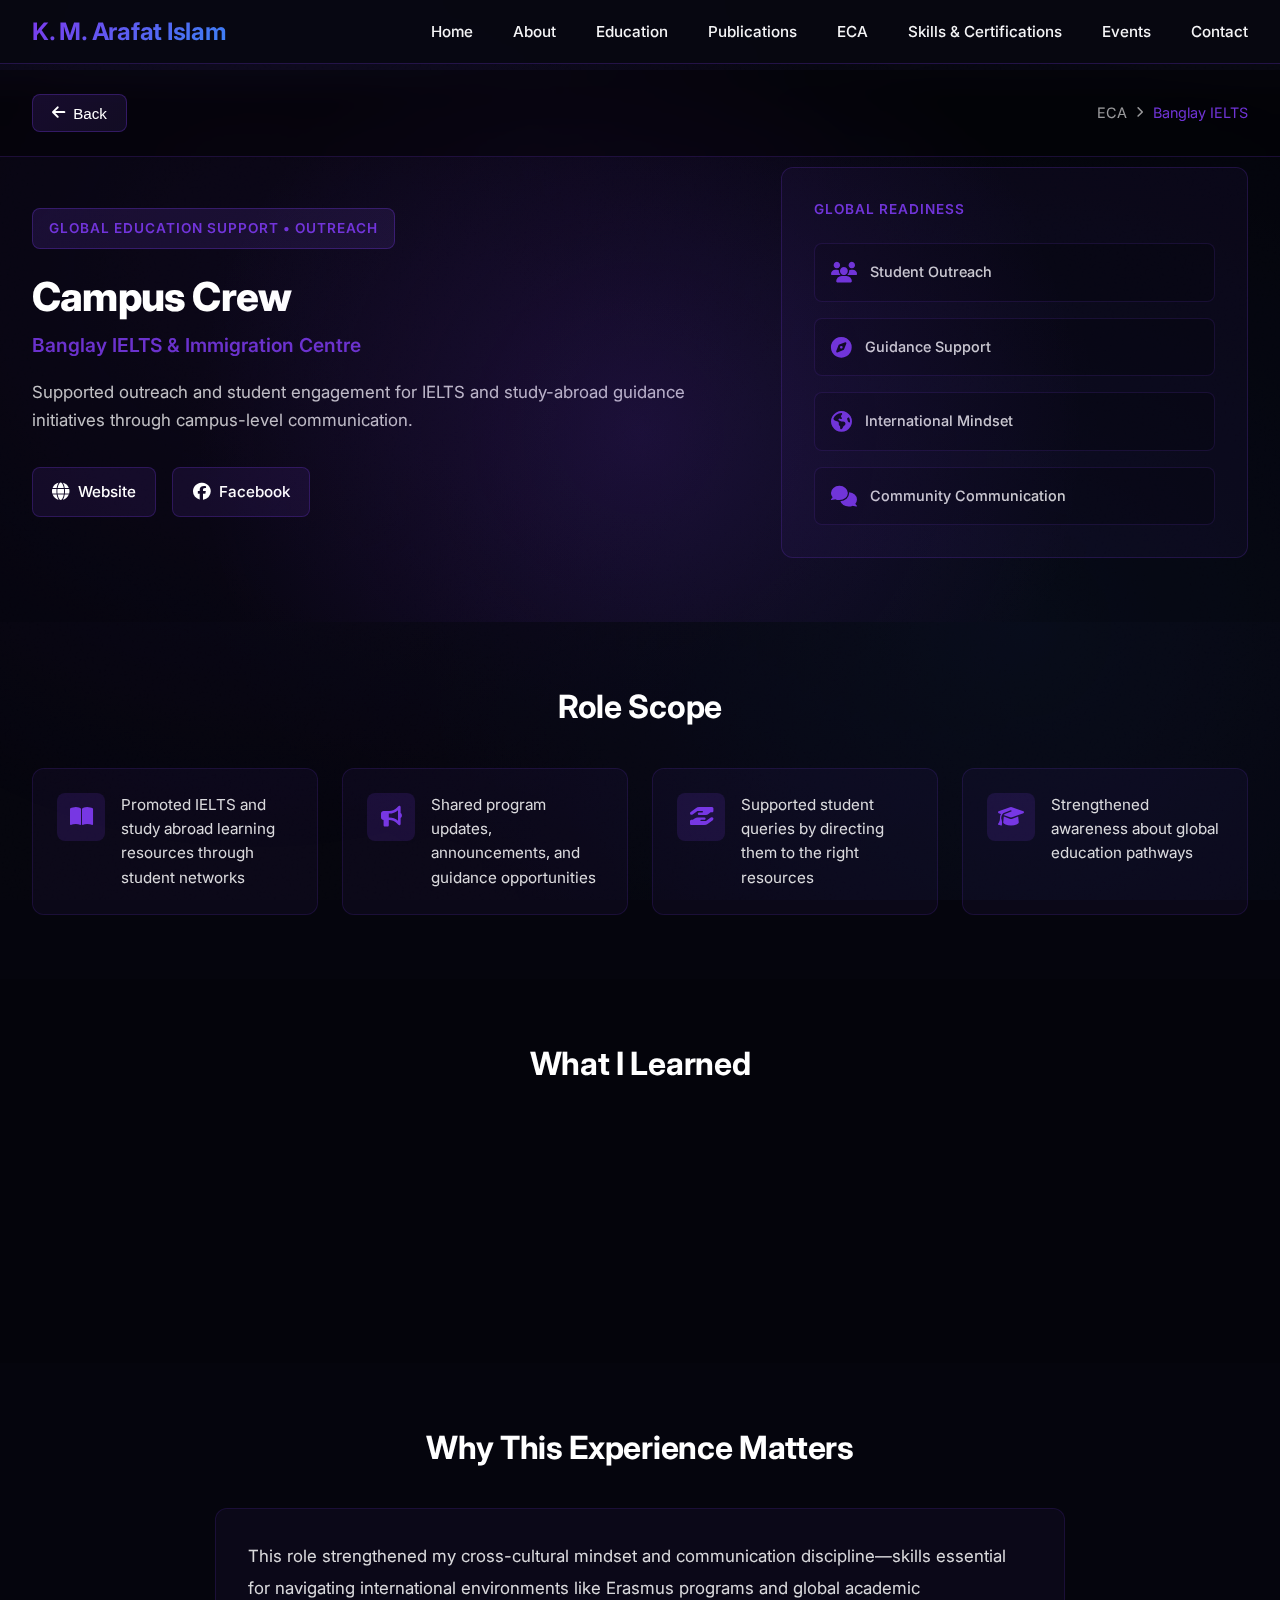
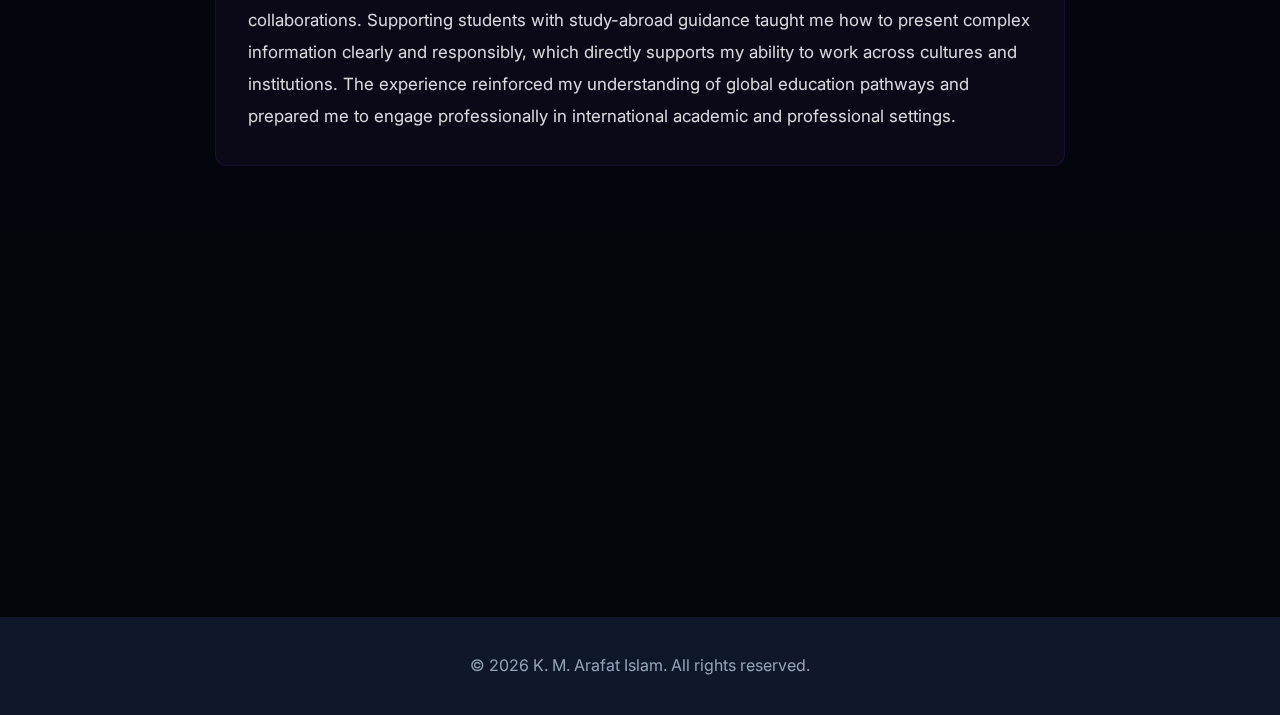
<file: banglay-ielts.html>
<!DOCTYPE html>
<html lang="en">
<head>
    <meta charset="UTF-8">
    <meta name="viewport" content="width=device-width, initial-scale=1.0">
    <meta name="description" content="Campus Crew - Banglay IELTS & Immigration Centre - K M Arafat Islam">
    <title>Banglay IELTS Campus Crew | K M Arafat Islam</title>
    <link rel="stylesheet" href="styles.css">
    <link rel="stylesheet" href="https://cdnjs.cloudflare.com/ajax/libs/font-awesome/6.4.0/css/all.min.css">
    <link rel="preconnect" href="https://fonts.googleapis.com">
    <link rel="preconnect" href="https://fonts.gstatic.com" crossorigin>
    <link href="https://fonts.googleapis.com/css2?family=Inter:wght@400;500;600;700;800&display=swap" rel="stylesheet">
</head>
<body>
    <!-- Navigation -->
    <nav class="navbar">
        <div class="container">
            <div class="logo">
                <h2>K. M. Arafat Islam</h2>
            </div>
            <ul class="nav-menu">
                <li><a href="/#home" class="nav-link">Home</a></li>
                <li><a href="/#about" class="nav-link">About</a></li>
                <li><a href="/#education" class="nav-link">Education</a></li>
                <li><a href="/#publications" class="nav-link">Publications</a></li>
                <li><a href="/#eca" class="nav-link">ECA</a></li>
                <li><a href="/#skills" class="nav-link">Skills & Certifications</a></li>
                <li><a href="/#events" class="nav-link">Events</a></li>
                <li><a href="/#contact" class="nav-link">Contact</a></li>
            </ul>
            <div class="hamburger">
                <span class="bar"></span>
                <span class="bar"></span>
                <span class="bar"></span>
            </div>
        </div>
    </nav>

    <!-- Back Button & Breadcrumb -->
    <div class="banglay-back-container">
        <div class="container">
            <button class="banglay-back-btn" onclick="handleBanglayBackNavigation()">
                <i class="fas fa-arrow-left"></i>
                Back
            </button>
            <div class="banglay-breadcrumb">
                <span>ECA</span>
                <i class="fas fa-chevron-right"></i>
                <span>Banglay IELTS</span>
            </div>
        </div>
    </div>

    <!-- Hero Section -->
    <section class="banglay-hero">
        <div class="banglay-hero-glow"></div>
        <div class="container">
            <div class="banglay-hero-grid">
                <div class="banglay-hero-left">
                    <div class="banglay-badge">
                        Global Education Support • Outreach
                    </div>
                    <h1 class="banglay-hero-title">Campus Crew</h1>
                    <p class="banglay-hero-org">Banglay IELTS & Immigration Centre</p>
                    <p class="banglay-hero-subtitle">
                        Supported outreach and student engagement for IELTS and study-abroad guidance initiatives through campus-level communication.
                    </p>
                    
                    <div class="banglay-social-links">
                        <a href="https://banglayielts.com/" target="_blank" rel="noopener noreferrer" class="banglay-social-link">
                            <i class="fas fa-globe"></i>
                            <span>Website</span>
                        </a>
                        <a href="https://www.facebook.com/BanglayIELTS" target="_blank" rel="noopener noreferrer" class="banglay-social-link">
                            <i class="fab fa-facebook"></i>
                            <span>Facebook</span>
                        </a>
                    </div>
                </div>

                <div class="banglay-hero-right">
                    <div class="banglay-global-panel">
                        <h3 class="banglay-panel-title">Global Readiness</h3>
                        <div class="banglay-readiness-grid">
                            <div class="banglay-readiness-card">
                                <i class="fas fa-users"></i>
                                <span>Student Outreach</span>
                            </div>
                            <div class="banglay-readiness-card">
                                <i class="fas fa-compass"></i>
                                <span>Guidance Support</span>
                            </div>
                            <div class="banglay-readiness-card">
                                <i class="fas fa-globe-americas"></i>
                                <span>International Mindset</span>
                            </div>
                            <div class="banglay-readiness-card">
                                <i class="fas fa-comments"></i>
                                <span>Community Communication</span>
                            </div>
                        </div>
                    </div>
                </div>
            </div>
        </div>
    </section>

    <!-- Role Scope Section -->
    <section class="banglay-scope">
        <div class="container">
            <h2 class="banglay-section-title">Role Scope</h2>
            <div class="banglay-scope-grid">
                <div class="banglay-scope-item">
                    <div class="banglay-scope-icon">
                        <i class="fas fa-book-open"></i>
                    </div>
                    <p>Promoted IELTS and study abroad learning resources through student networks</p>
                </div>
                <div class="banglay-scope-item">
                    <div class="banglay-scope-icon">
                        <i class="fas fa-bullhorn"></i>
                    </div>
                    <p>Shared program updates, announcements, and guidance opportunities</p>
                </div>
                <div class="banglay-scope-item">
                    <div class="banglay-scope-icon">
                        <i class="fas fa-hand-holding-hand"></i>
                    </div>
                    <p>Supported student queries by directing them to the right resources</p>
                </div>
                <div class="banglay-scope-item">
                    <div class="banglay-scope-icon">
                        <i class="fas fa-graduation-cap"></i>
                    </div>
                    <p>Strengthened awareness about global education pathways</p>
                </div>
            </div>
        </div>
    </section>

    <!-- What I Learned Section -->
    <section class="banglay-learned">
        <div class="container">
            <h2 class="banglay-section-title">What I Learned</h2>
            <div class="banglay-learned-grid">
                <div class="banglay-learned-card">
                    <div class="banglay-learned-icon">
                        <i class="fas fa-comment-dots"></i>
                    </div>
                    <h3>Communication Clarity</h3>
                </div>
                <div class="banglay-learned-card">
                    <div class="banglay-learned-icon">
                        <i class="fas fa-shield-halved"></i>
                    </div>
                    <h3>Responsible Information Sharing</h3>
                </div>
                <div class="banglay-learned-card">
                    <div class="banglay-learned-icon">
                        <i class="fas fa-people-group"></i>
                    </div>
                    <h3>Community Engagement</h3>
                </div>
                <div class="banglay-learned-card">
                    <div class="banglay-learned-icon">
                        <i class="fas fa-earth-americas"></i>
                    </div>
                    <h3>Global Education Awareness</h3>
                </div>
            </div>
        </div>
    </section>

    <!-- Why This Matters Section -->
    <section class="banglay-matters">
        <div class="container">
            <h2 class="banglay-section-title">Why This Experience Matters</h2>
            <div class="banglay-matters-content">
                <p>This role strengthened my cross-cultural mindset and communication discipline—skills essential for navigating international environments like Erasmus programs and global academic collaborations. Supporting students with study-abroad guidance taught me how to present complex information clearly and responsibly, which directly supports my ability to work across cultures and institutions. The experience reinforced my understanding of global education pathways and prepared me to engage professionally in international academic and professional settings.</p>
            </div>
        </div>
    </section>

    <!-- Bottom CTA Section -->
    <section class="banglay-cta">
        <div class="container">
            <div class="banglay-cta-card">
                <h2>Interested in global education and communication-focused work?</h2>
                <div class="banglay-cta-buttons">
                    <a href="/#contact" class="banglay-cta-btn banglay-cta-primary">
                        <i class="fas fa-envelope"></i>
                        Contact Me
                    </a>
                    <a href="/#eca" class="banglay-cta-btn banglay-cta-secondary">
                        <i class="fas fa-arrow-left"></i>
                        Back to ECA
                    </a>
                </div>
            </div>
        </div>
    </section>

    <!-- Footer -->
    <footer class="footer">
        <div class="container">
            <p>&copy; <span id="banglay-year"></span> K. M. Arafat Islam. All rights reserved.</p>
        </div>
    </footer>

    <script src="banglay-ielts.js"></script>
    <script>
        document.getElementById('banglay-year').textContent = new Date().getFullYear();
    </script>
</body>
</html>
</file>
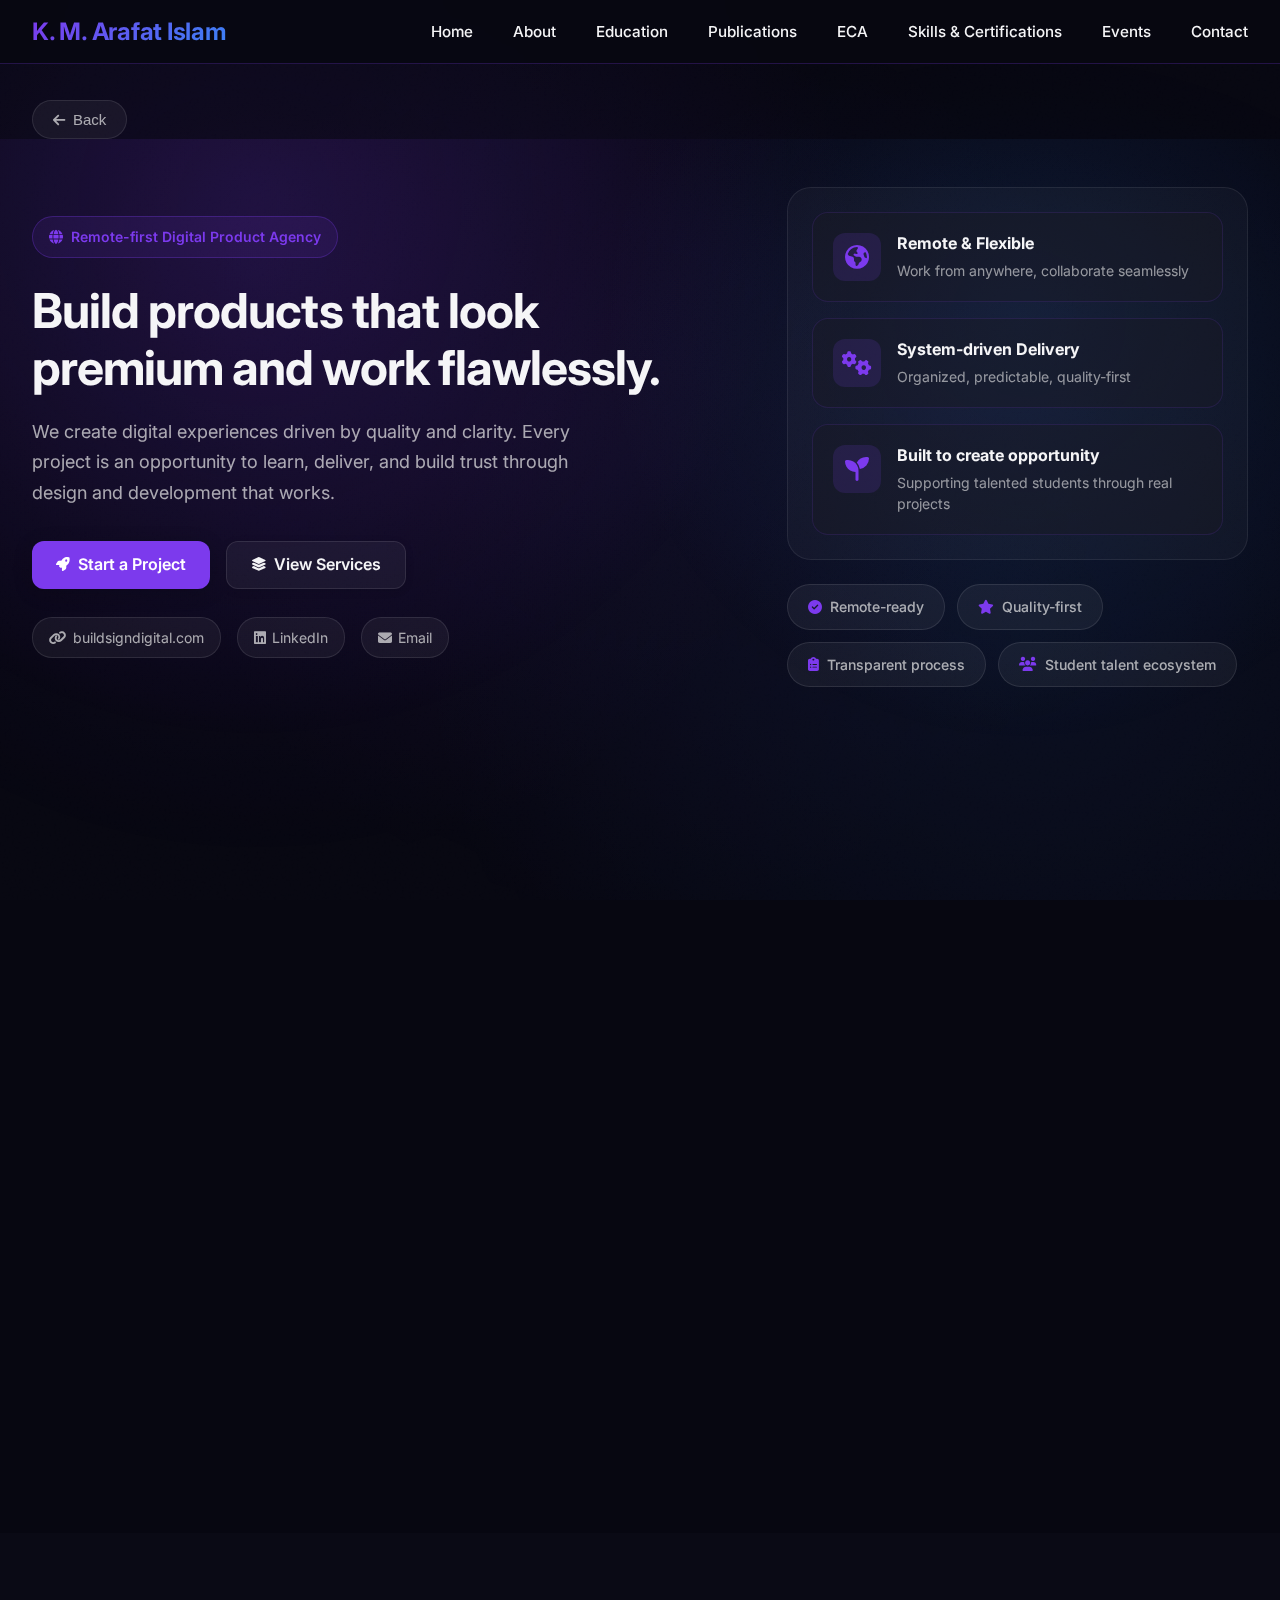
<file: buildsign.html>
<!DOCTYPE html>
<html lang="en">
<head>
    <meta charset="UTF-8">
    <meta name="viewport" content="width=device-width, initial-scale=1.0">
    <title>BuildSign — Digital Product Agency</title>
    <link rel="icon" type="image/png" href="assets/favicon.png">
    <link rel="stylesheet" href="styles.css">
    <link rel="stylesheet" href="https://cdnjs.cloudflare.com/ajax/libs/font-awesome/6.4.0/css/all.min.css">
    <link rel="preconnect" href="https://fonts.googleapis.com">
    <link rel="preconnect" href="https://fonts.gstatic.com" crossorigin>
    <link href="https://fonts.googleapis.com/css2?family=Inter:wght@300;400;500;600;700;800&display=swap" rel="stylesheet">
</head>
<body class="buildsign-page">
    <!-- Navigation -->
    <nav class="navbar">
        <div class="container">
            <div class="logo">
                <h2>K. M. Arafat Islam</h2>
            </div>
            <ul class="nav-menu">
                <li><a href="index.html#home" class="nav-link">Home</a></li>
                <li><a href="index.html#about" class="nav-link">About</a></li>
                <li><a href="index.html#education" class="nav-link">Education</a></li>
                <li><a href="index.html#publications" class="nav-link">Publications</a></li>
                <li><a href="index.html#eca" class="nav-link">ECA</a></li>
                <li><a href="index.html#skills" class="nav-link">Skills & Certifications</a></li>
                <li><a href="index.html#events" class="nav-link">Events</a></li>
                <li><a href="index.html#contact" class="nav-link">Contact</a></li>
            </ul>
            <div class="hamburger">
                <span class="bar"></span>
                <span class="bar"></span>
                <span class="bar"></span>
            </div>
        </div>
    </nav>

    <!-- Back Button -->
    <div class="buildsign-back-container">
        <div class="container">
            <button class="buildsign-back-btn" onclick="handleBackNavigation()">
                <i class="fas fa-arrow-left"></i>
                <span>Back</span>
            </button>
        </div>
    </div>

    <!-- Hero Section -->
    <section id="bs-hero" class="buildsign-hero">
        <div class="buildsign-hero-bg"></div>
        <div class="container">
            <div class="buildsign-hero-grid">
                <div class="buildsign-hero-left reveal">
                    <div class="buildsign-badge">
                        <i class="fas fa-globe"></i>
                        <span>Remote-first Digital Product Agency</span>
                    </div>
                    <h1 class="buildsign-hero-title">Build products that look premium and work flawlessly.</h1>
                    <p class="buildsign-hero-subtitle">We create digital experiences driven by quality and clarity. Every project is an opportunity to learn, deliver, and build trust through design and development that works.</p>
                    <div class="buildsign-hero-ctas">
                        <a href="#bs-contact" class="btn-primary-gradient btn-buildsign-primary">
                            <i class="fas fa-rocket"></i> Start a Project
                        </a>
                        <a href="#bs-services" class="btn-outline btn-buildsign-secondary">
                            <i class="fas fa-layer-group"></i> View Services
                        </a>
                    </div>
                    <div class="buildsign-hero-links">
                        <a href="https://buildsigndigital.com" target="_blank" rel="noopener" class="buildsign-link">
                            <i class="fas fa-link"></i> buildsigndigital.com
                        </a>
                        <a href="https://www.linkedin.com/company/buildsign/" target="_blank" rel="noopener" class="buildsign-link">
                            <i class="fab fa-linkedin"></i> LinkedIn
                        </a>
                        <a href="mailto:buildsign.contact@gmail.com" class="buildsign-link">
                            <i class="fas fa-envelope"></i> Email
                        </a>
                    </div>
                </div>
                <div class="buildsign-hero-right reveal">
                    <div class="buildsign-stat-cluster">
                        <div class="buildsign-stat-card reveal-stagger">
                            <div class="stat-card-icon">
                                <i class="fas fa-globe-americas"></i>
                            </div>
                            <div class="stat-card-content">
                                <h3>Remote & Flexible</h3>
                                <p>Work from anywhere, collaborate seamlessly</p>
                            </div>
                        </div>
                        <div class="buildsign-stat-card reveal-stagger">
                            <div class="stat-card-icon">
                                <i class="fas fa-cogs"></i>
                            </div>
                            <div class="stat-card-content">
                                <h3>System-driven Delivery</h3>
                                <p>Organized, predictable, quality-first</p>
                            </div>
                        </div>
                        <div class="buildsign-stat-card reveal-stagger">
                            <div class="stat-card-icon">
                                <i class="fas fa-seedling"></i>
                            </div>
                            <div class="stat-card-content">
                                <h3>Built to create opportunity</h3>
                                <p>Supporting talented students through real projects</p>
                            </div>
                        </div>
                    </div>
                    <div class="buildsign-trust-pills reveal">
                        <span class="trust-pill"><i class="fas fa-check-circle"></i> Remote-ready</span>
                        <span class="trust-pill"><i class="fas fa-star"></i> Quality-first</span>
                        <span class="trust-pill"><i class="fas fa-clipboard-list"></i> Transparent process</span>
                        <span class="trust-pill"><i class="fas fa-users"></i> Student talent ecosystem</span>
                    </div>
                </div>
            </div>
        </div>
    </section>

    <!-- Services -->
    <section id="bs-services" class="buildsign-services">
        <div class="container">
            <div class="buildsign-section-header reveal">
                <h2>Services</h2>
            </div>
            <div class="buildsign-services-grid" id="servicesGrid"></div>
        </div>
    </section>

    <!-- Process -->
    <section id="bs-process" class="buildsign-process">
        <div class="container">
            <div class="buildsign-section-header reveal">
                <h2>How we work</h2>
            </div>
            <div class="buildsign-process-grid" id="processGrid"></div>
        </div>
    </section>

    <!-- Why Us -->
    <section id="bs-why" class="buildsign-why">
        <div class="container">
            <div class="buildsign-section-header reveal">
                <h2>Why clients choose BuildSign</h2>
            </div>
            <div class="buildsign-why-grid" id="whyGrid"></div>
        </div>
    </section>

    <!-- FAQ -->
    <section id="bs-faq" class="buildsign-faq">
        <div class="container">
            <div class="buildsign-section-header reveal">
                <h2>Frequently Asked Questions</h2>
            </div>
            <div class="buildsign-faq-grid" id="faqGrid"></div>
        </div>
    </section>

    <!-- Contact/CTA -->
    <section id="bs-contact" class="buildsign-contact">
        <div class="container">
            <div class="buildsign-cta-card reveal">
                <h2>Ready to build something premium?</h2>
                <p>Tell us what you need—design, development, or a full product team.</p>
                <div class="buildsign-cta-buttons">
                    <a href="mailto:buildsign.contact@gmail.com?subject=Project%20Inquiry%20%E2%80%94%20BuildSign" class="btn-primary-gradient">
                        <i class="fas fa-envelope"></i> Email BuildSign
                    </a>
                    <a href="https://www.linkedin.com/company/buildsign/" target="_blank" rel="noopener" class="btn-outline">
                        <i class="fab fa-linkedin"></i> Message on LinkedIn
                    </a>
                </div>
                <p class="buildsign-website-link">
                    <i class="fas fa-link"></i> 
                    <a href="https://buildsigndigital.com" target="_blank" rel="noopener">buildsigndigital.com</a>
                </p>
            </div>
        </div>
    </section>

    <!-- Service Details Modal -->
    <div class="buildsign-modal" id="serviceModal">
        <div class="buildsign-modal-overlay"></div>
        <div class="buildsign-modal-content">
            <button class="buildsign-modal-close" onclick="closeServiceModal()">
                <i class="fas fa-times"></i>
            </button>
            <div id="serviceModalContent"></div>
        </div>
    </div>

    <script src="script.js"></script>
    <script src="buildsign.js"></script>
</body>
</html>
</file>
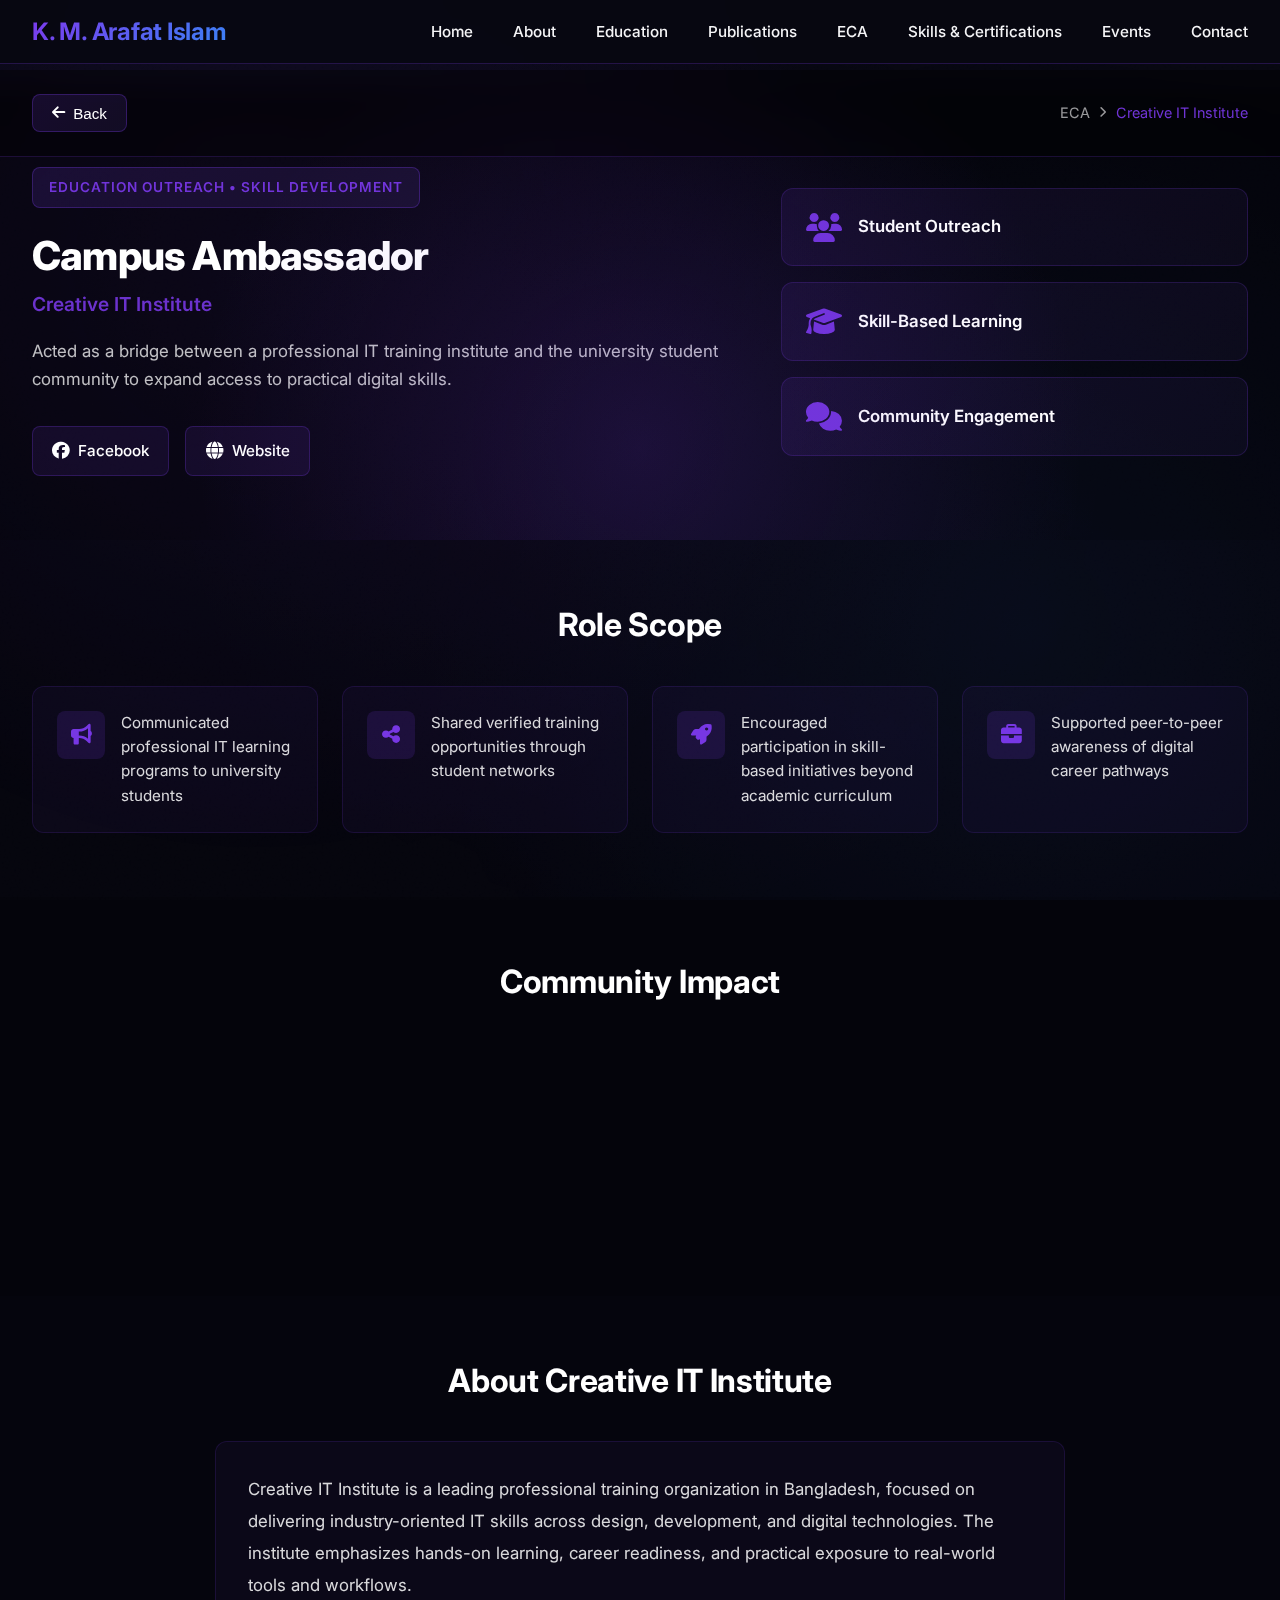
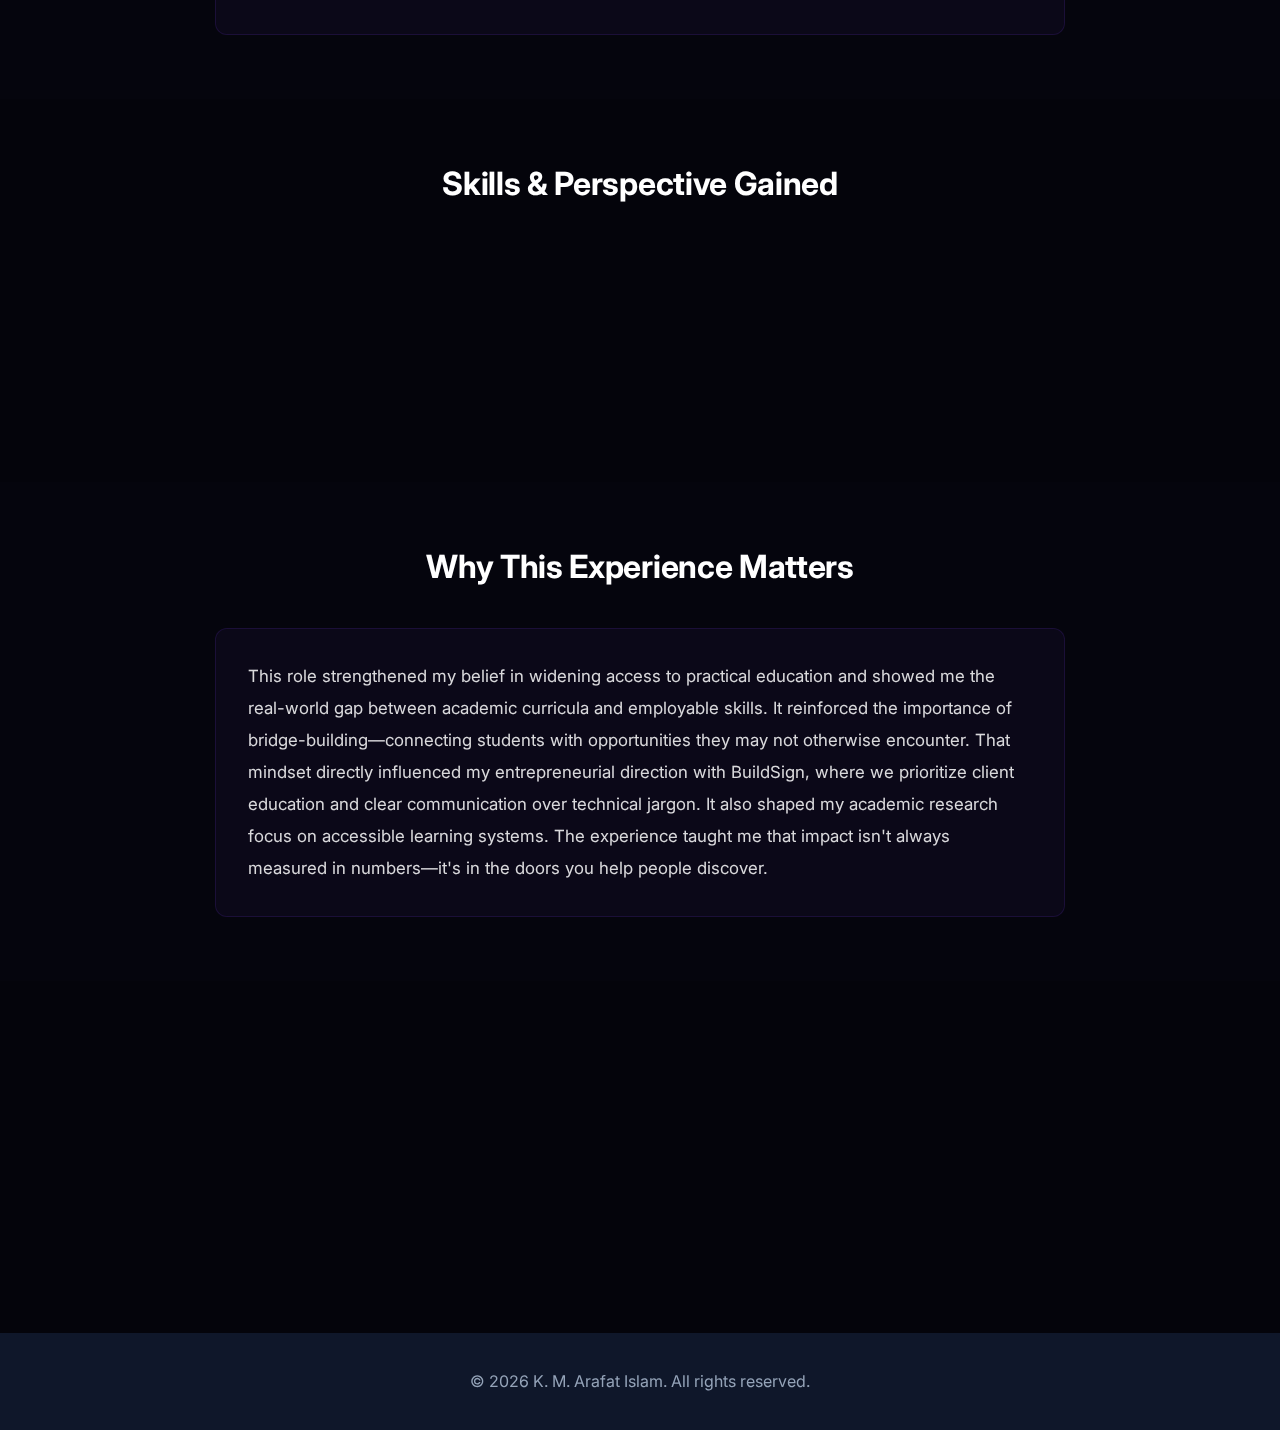
<file: creative-it.html>
<!DOCTYPE html>
<html lang="en">
<head>
    <meta charset="UTF-8">
    <meta name="viewport" content="width=device-width, initial-scale=1.0">
    <meta name="description" content="Campus Ambassador - Creative IT Institute - K M Arafat Islam">
    <title>Creative IT Campus Ambassador | K M Arafat Islam</title>
    <link rel="stylesheet" href="styles.css">
    <link rel="stylesheet" href="https://cdnjs.cloudflare.com/ajax/libs/font-awesome/6.4.0/css/all.min.css">
    <link rel="preconnect" href="https://fonts.googleapis.com">
    <link rel="preconnect" href="https://fonts.gstatic.com" crossorigin>
    <link href="https://fonts.googleapis.com/css2?family=Inter:wght@400;500;600;700;800&display=swap" rel="stylesheet">
</head>
<body>
    <!-- Navigation -->
    <nav class="navbar">
        <div class="container">
            <div class="logo">
                <h2>K. M. Arafat Islam</h2>
            </div>
            <ul class="nav-menu">
                <li><a href="/#home" class="nav-link">Home</a></li>
                <li><a href="/#about" class="nav-link">About</a></li>
                <li><a href="/#education" class="nav-link">Education</a></li>
                <li><a href="/#publications" class="nav-link">Publications</a></li>
                <li><a href="/#eca" class="nav-link">ECA</a></li>
                <li><a href="/#skills" class="nav-link">Skills & Certifications</a></li>
                <li><a href="/#events" class="nav-link">Events</a></li>
                <li><a href="/#contact" class="nav-link">Contact</a></li>
            </ul>
            <div class="hamburger">
                <span class="bar"></span>
                <span class="bar"></span>
                <span class="bar"></span>
            </div>
        </div>
    </nav>

    <!-- Back Button & Breadcrumb -->
    <div class="cit-back-container">
        <div class="container">
            <button class="cit-back-btn" onclick="handleCITBackNavigation()">
                <i class="fas fa-arrow-left"></i>
                Back
            </button>
            <div class="cit-breadcrumb">
                <span>ECA</span>
                <i class="fas fa-chevron-right"></i>
                <span>Creative IT Institute</span>
            </div>
        </div>
    </div>

    <!-- Hero Section -->
    <section class="cit-hero">
        <div class="cit-hero-glow"></div>
        <div class="container">
            <div class="cit-hero-grid">
                <div class="cit-hero-left">
                    <div class="cit-badge">
                        Education Outreach • Skill Development
                    </div>
                    <h1 class="cit-hero-title">Campus Ambassador</h1>
                    <p class="cit-hero-org">Creative IT Institute</p>
                    <p class="cit-hero-subtitle">
                        Acted as a bridge between a professional IT training institute and the university student community to expand access to practical digital skills.
                    </p>
                    
                    <div class="cit-social-links">
                        <a href="https://www.facebook.com/CreativeITInstitute" target="_blank" rel="noopener noreferrer" class="cit-social-link">
                            <i class="fab fa-facebook"></i>
                            <span>Facebook</span>
                        </a>
                        <a href="https://www.creativeitinstitute.com/" target="_blank" rel="noopener noreferrer" class="cit-social-link">
                            <i class="fas fa-globe"></i>
                            <span>Website</span>
                        </a>
                    </div>
                </div>

                <div class="cit-hero-right">
                    <div class="cit-impact-cards">
                        <div class="cit-impact-card">
                            <i class="fas fa-users"></i>
                            <h3>Student Outreach</h3>
                        </div>
                        <div class="cit-impact-card">
                            <i class="fas fa-graduation-cap"></i>
                            <h3>Skill-Based Learning</h3>
                        </div>
                        <div class="cit-impact-card">
                            <i class="fas fa-comments"></i>
                            <h3>Community Engagement</h3>
                        </div>
                    </div>
                </div>
            </div>
        </div>
    </section>

    <!-- Role Scope Section -->
    <section class="cit-scope">
        <div class="container">
            <h2 class="cit-section-title">Role Scope</h2>
            <div class="cit-scope-grid">
                <div class="cit-scope-item">
                    <div class="cit-scope-icon">
                        <i class="fas fa-bullhorn"></i>
                    </div>
                    <p>Communicated professional IT learning programs to university students</p>
                </div>
                <div class="cit-scope-item">
                    <div class="cit-scope-icon">
                        <i class="fas fa-share-nodes"></i>
                    </div>
                    <p>Shared verified training opportunities through student networks</p>
                </div>
                <div class="cit-scope-item">
                    <div class="cit-scope-icon">
                        <i class="fas fa-rocket"></i>
                    </div>
                    <p>Encouraged participation in skill-based initiatives beyond academic curriculum</p>
                </div>
                <div class="cit-scope-item">
                    <div class="cit-scope-icon">
                        <i class="fas fa-briefcase"></i>
                    </div>
                    <p>Supported peer-to-peer awareness of digital career pathways</p>
                </div>
            </div>
        </div>
    </section>

    <!-- Community Impact Section -->
    <section class="cit-impact">
        <div class="container">
            <h2 class="cit-section-title">Community Impact</h2>
            <div class="cit-impact-grid">
                <div class="cit-impact-block">
                    <div class="cit-impact-icon">
                        <i class="fas fa-lightbulb"></i>
                    </div>
                    <p>Increased awareness of practical IT skills among students</p>
                </div>
                <div class="cit-impact-block">
                    <div class="cit-impact-icon">
                        <i class="fas fa-compass"></i>
                    </div>
                    <p>Helped students explore employability-focused learning options</p>
                </div>
                <div class="cit-impact-block">
                    <div class="cit-impact-icon">
                        <i class="fas fa-chart-line"></i>
                    </div>
                    <p>Supported confidence-building through skill exposure</p>
                </div>
                <div class="cit-impact-block">
                    <div class="cit-impact-icon">
                        <i class="fas fa-link"></i>
                    </div>
                    <p>Strengthened connection between institute-led training and academic learners</p>
                </div>
            </div>
        </div>
    </section>

    <!-- About Creative IT Institute Section -->
    <section class="cit-about-institute">
        <div class="container">
            <h2 class="cit-section-title">About Creative IT Institute</h2>
            <div class="cit-about-content">
                <p>Creative IT Institute is a leading professional training organization in Bangladesh, focused on delivering industry-oriented IT skills across design, development, and digital technologies. The institute emphasizes hands-on learning, career readiness, and practical exposure to real-world tools and workflows.</p>
            </div>
        </div>
    </section>

    <!-- Skills & Mindset Developed Section -->
    <section class="cit-skills">
        <div class="container">
            <h2 class="cit-section-title">Skills & Perspective Gained</h2>
            <div class="cit-skills-grid">
                <div class="cit-skill-card">
                    <div class="cit-skill-icon">
                        <i class="fas fa-comment-dots"></i>
                    </div>
                    <h3>Communication & Outreach</h3>
                </div>
                <div class="cit-skill-card">
                    <div class="cit-skill-icon">
                        <i class="fas fa-people-group"></i>
                    </div>
                    <h3>Community-Level Engagement</h3>
                </div>
                <div class="cit-skill-card">
                    <div class="cit-skill-icon">
                        <i class="fas fa-school"></i>
                    </div>
                    <h3>Education Ecosystem Understanding</h3>
                </div>
                <div class="cit-skill-card">
                    <div class="cit-skill-icon">
                        <i class="fas fa-chart-simple"></i>
                    </div>
                    <h3>Impact-Driven Thinking</h3>
                </div>
            </div>
        </div>
    </section>

    <!-- Why This Experience Matters Section -->
    <section class="cit-matters">
        <div class="container">
            <h2 class="cit-section-title">Why This Experience Matters</h2>
            <div class="cit-matters-content">
                <p>This role strengthened my belief in widening access to practical education and showed me the real-world gap between academic curricula and employable skills. It reinforced the importance of bridge-building—connecting students with opportunities they may not otherwise encounter. That mindset directly influenced my entrepreneurial direction with BuildSign, where we prioritize client education and clear communication over technical jargon. It also shaped my academic research focus on accessible learning systems. The experience taught me that impact isn't always measured in numbers—it's in the doors you help people discover.</p>
            </div>
        </div>
    </section>

    <!-- Bottom CTA Section -->
    <section class="cit-cta">
        <div class="container">
            <div class="cit-cta-card">
                <h2>Interested in education outreach or skill-based initiatives?</h2>
                <div class="cit-cta-buttons">
                    <a href="index.html#contact" class="cit-cta-btn cit-cta-primary">
                        <i class="fas fa-envelope"></i>
                        Contact Me
                    </a>
                    <a href="index.html#eca" class="cit-cta-btn cit-cta-secondary">
                        <i class="fas fa-arrow-left"></i>
                        Back to ECA
                    </a>
                </div>
            </div>
        </div>
    </section>

    <!-- Footer -->
    <footer class="footer">
        <div class="container">
            <p>&copy; <span id="cit-year"></span> K. M. Arafat Islam. All rights reserved.</p>
        </div>
    </footer>

    <script src="creative-it.js"></script>
    <script>
        document.getElementById('cit-year').textContent = new Date().getFullYear();
    </script>
</body>
</html>
</file>
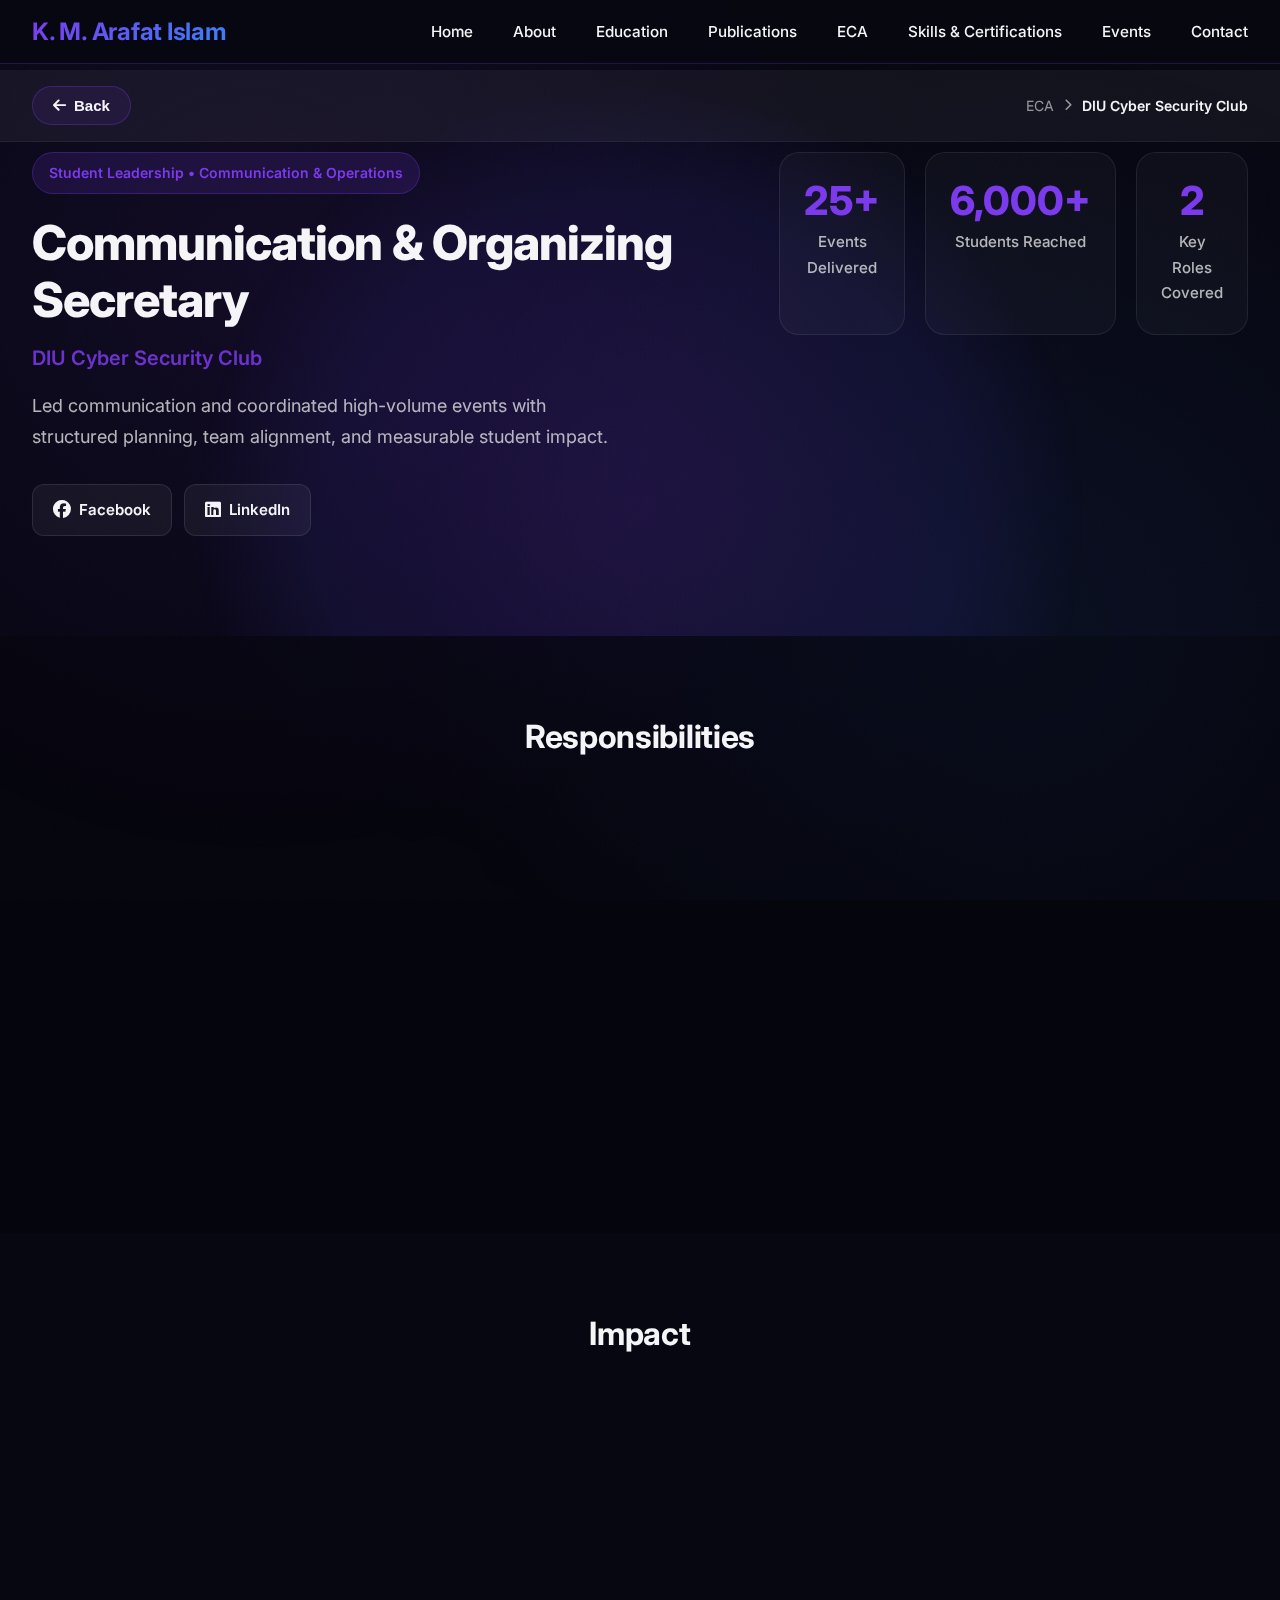
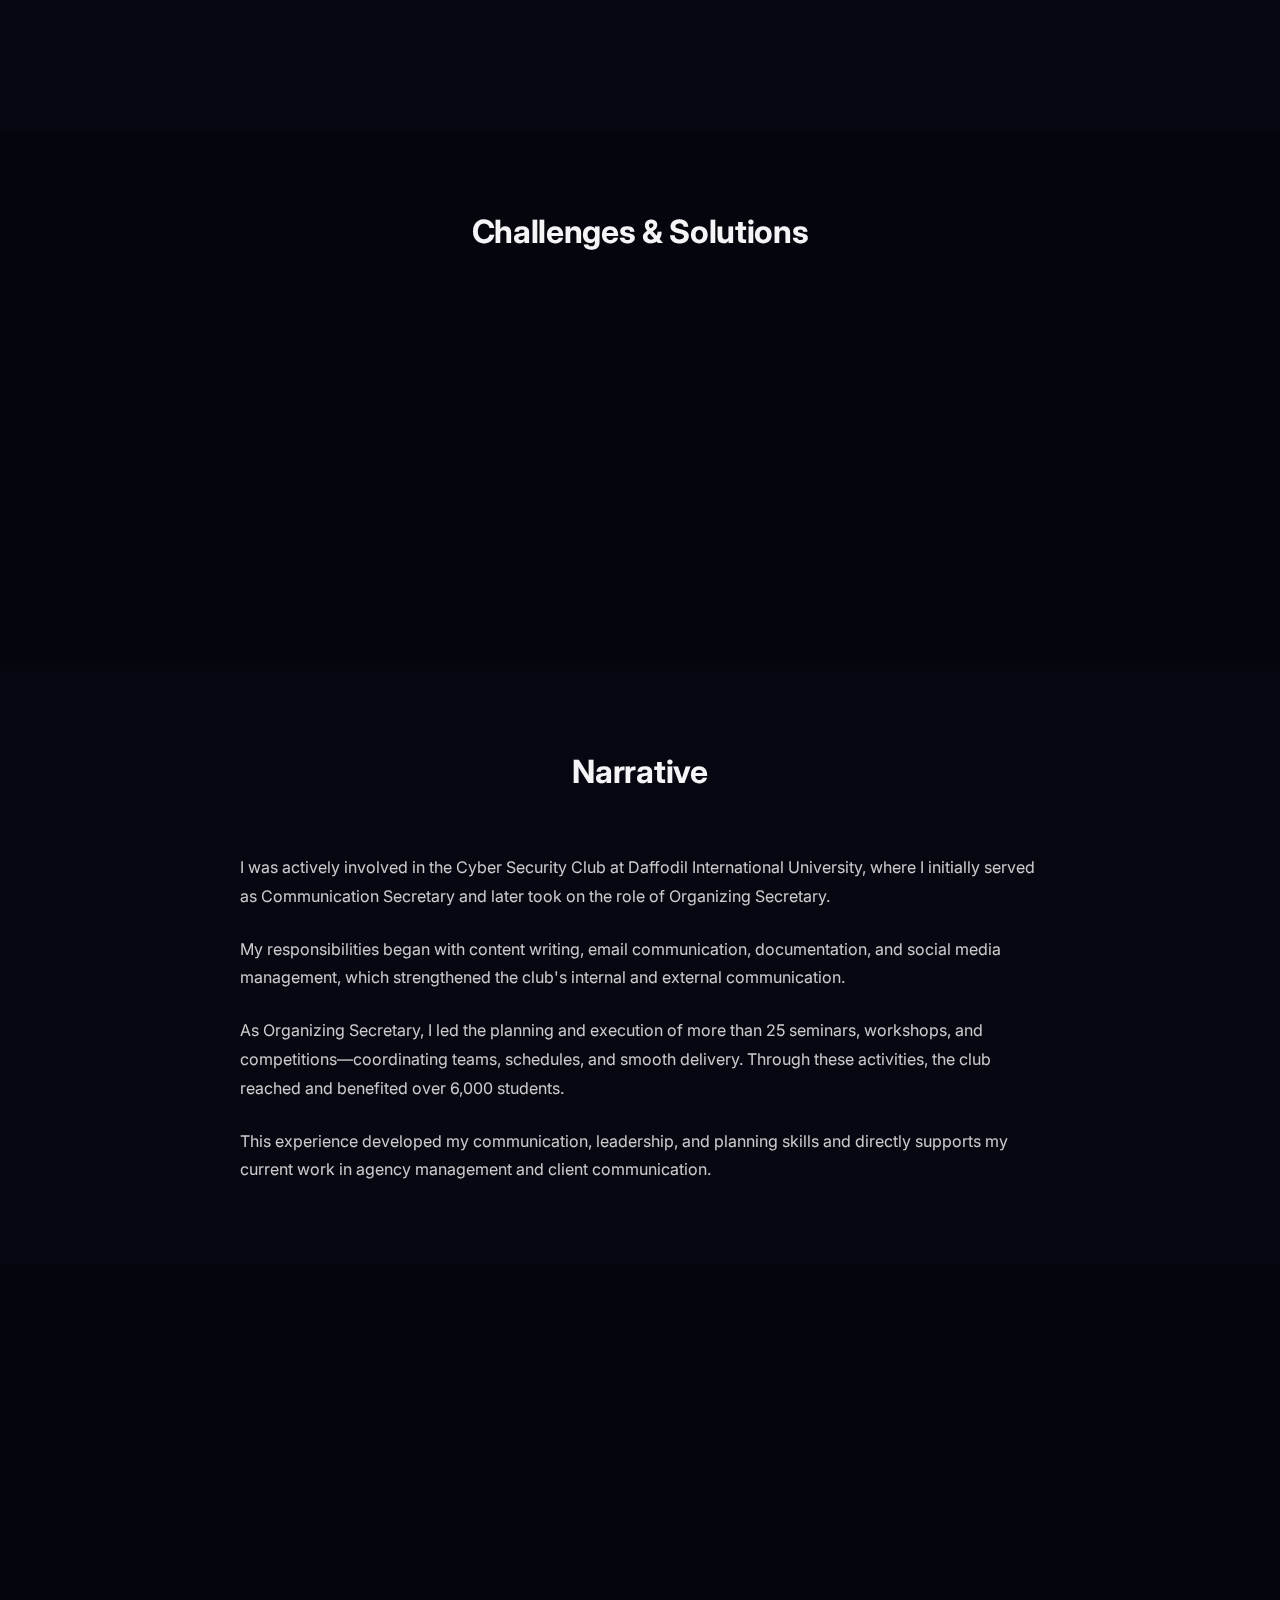
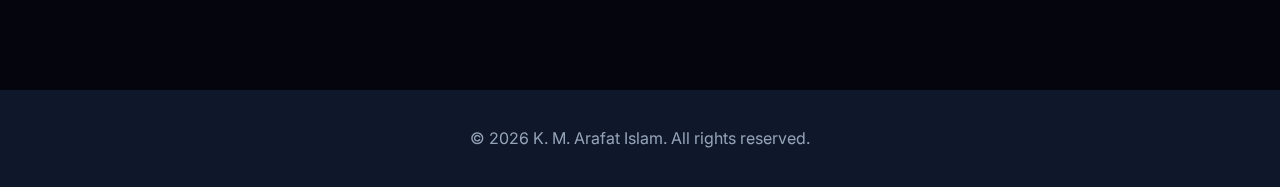
<file: csclub.html>
<!DOCTYPE html>
<html lang="en">
<head>
    <meta charset="UTF-8">
    <meta name="viewport" content="width=device-width, initial-scale=1.0">
    <meta name="description" content="Communication & Organizing Secretary - DIU Cyber Security Club - K M Arafat Islam">
    <title>DIU Cyber Security Club Leadership | K M Arafat Islam</title>
    <link rel="stylesheet" href="styles.css">
    <link rel="stylesheet" href="https://cdnjs.cloudflare.com/ajax/libs/font-awesome/6.4.0/css/all.min.css">
    <link rel="preconnect" href="https://fonts.googleapis.com">
    <link rel="preconnect" href="https://fonts.gstatic.com" crossorigin>
    <link href="https://fonts.googleapis.com/css2?family=Inter:wght@400;500;600;700;800&display=swap" rel="stylesheet">
</head>
<body>
    <!-- Navigation -->
    <nav class="navbar">
        <div class="container">
            <div class="logo">
                <h2>K. M. Arafat Islam</h2>
            </div>
            <ul class="nav-menu">
                <li><a href="/#home" class="nav-link">Home</a></li>
                <li><a href="/#about" class="nav-link">About</a></li>
                <li><a href="/#education" class="nav-link">Education</a></li>
                <li><a href="/#publications" class="nav-link">Publications</a></li>
                <li><a href="/#eca" class="nav-link">ECA</a></li>
                <li><a href="/#skills" class="nav-link">Skills & Certifications</a></li>
                <li><a href="/#events" class="nav-link">Events</a></li>
                <li><a href="/#contact" class="nav-link">Contact</a></li>
            </ul>
            <div class="hamburger">
                <span class="bar"></span>
                <span class="bar"></span>
                <span class="bar"></span>
            </div>
        </div>
    </nav>

    <!-- Back Button & Breadcrumb -->
    <div class="csclub-back-container">
        <div class="container">
            <button class="csclub-back-btn" onclick="handleCSClubBackNavigation()">
                <i class="fas fa-arrow-left"></i>
                Back
            </button>
            <div class="csclub-breadcrumb">
                <span>ECA</span>
                <i class="fas fa-chevron-right"></i>
                <span>DIU Cyber Security Club</span>
            </div>
        </div>
    </div>

    <!-- Hero Section -->
    <section class="csclub-hero">
        <div class="csclub-hero-glow"></div>
        <div class="container">
            <div class="csclub-hero-grid">
                <div class="csclub-hero-left">
                    <div class="csclub-badge">
                        Student Leadership • Communication & Operations
                    </div>
                    <h1 class="csclub-hero-title">Communication & Organizing Secretary</h1>
                    <p class="csclub-hero-org">DIU Cyber Security Club</p>
                    <p class="csclub-hero-subtitle">
                        Led communication and coordinated high-volume events with structured planning, team alignment, and measurable student impact.
                    </p>
                    
                    <div class="csclub-social-links">
                        <a href="https://www.facebook.com/csclubdiu0x0" target="_blank" rel="noopener noreferrer" class="csclub-social-link">
                            <i class="fab fa-facebook"></i>
                            <span>Facebook</span>
                        </a>
                        <a href="https://www.linkedin.com/company/csclubdiu/posts/?feedView=all" target="_blank" rel="noopener noreferrer" class="csclub-social-link">
                            <i class="fab fa-linkedin"></i>
                            <span>LinkedIn</span>
                        </a>
                    </div>
                </div>

                <div class="csclub-hero-right">
                    <div class="csclub-impact-stats">
                        <div class="csclub-stat-card">
                            <div class="csclub-stat-value">25+</div>
                            <div class="csclub-stat-label">Events Delivered</div>
                        </div>
                        <div class="csclub-stat-card">
                            <div class="csclub-stat-value">6,000+</div>
                            <div class="csclub-stat-label">Students Reached</div>
                        </div>
                        <div class="csclub-stat-card">
                            <div class="csclub-stat-value">2</div>
                            <div class="csclub-stat-label">Key Roles Covered</div>
                        </div>
                    </div>
                </div>
            </div>
        </div>
    </section>

    <!-- Responsibilities Section -->
    <section class="csclub-responsibilities">
        <div class="container">
            <h2 class="csclub-section-title">Responsibilities</h2>
            <div class="csclub-resp-grid">
                <div class="csclub-resp-card">
                    <div class="csclub-resp-icon">
                        <i class="fas fa-bullhorn"></i>
                    </div>
                    <h3>Communication Secretary</h3>
                    <ul class="csclub-resp-list">
                        <li>Content writing</li>
                        <li>Email communication</li>
                        <li>Documentation</li>
                        <li>Social media management</li>
                    </ul>
                </div>
                <div class="csclub-resp-card">
                    <div class="csclub-resp-icon">
                        <i class="fas fa-tasks"></i>
                    </div>
                    <h3>Organizing Secretary</h3>
                    <ul class="csclub-resp-list">
                        <li>Event planning & execution</li>
                        <li>Team coordination</li>
                        <li>Scheduling</li>
                        <li>Smooth delivery</li>
                    </ul>
                </div>
            </div>
        </div>
    </section>

    <!-- Impact Section -->
    <section class="csclub-impact">
        <div class="container">
            <h2 class="csclub-section-title">Impact</h2>
            <div class="csclub-impact-grid">
                <div class="csclub-impact-item">
                    <div class="csclub-impact-icon">
                        <i class="fas fa-calendar-check"></i>
                    </div>
                    <p>Delivered 25+ seminars, workshops, competitions</p>
                </div>
                <div class="csclub-impact-item">
                    <div class="csclub-impact-icon">
                        <i class="fas fa-network-wired"></i>
                    </div>
                    <p>Built outreach and internal communication systems</p>
                </div>
                <div class="csclub-impact-item">
                    <div class="csclub-impact-icon">
                        <i class="fas fa-chart-line"></i>
                    </div>
                    <p>Improved participation through better communication</p>
                </div>
                <div class="csclub-impact-item">
                    <div class="csclub-impact-icon">
                        <i class="fas fa-users-cog"></i>
                    </div>
                    <p>Strengthened coordination across teams</p>
                </div>
            </div>
        </div>
    </section>

    <!-- Challenges & Solutions Section -->
    <section class="csclub-challenges">
        <div class="container">
            <h2 class="csclub-section-title">Challenges & Solutions</h2>
            <div class="csclub-challenges-grid">
                <div class="csclub-challenge-card">
                    <div class="csclub-challenge-header">
                        <i class="fas fa-exclamation-circle"></i>
                        <h3>Challenge</h3>
                    </div>
                    <p class="csclub-challenge-text">Low participation in events and activities</p>
                    <div class="csclub-solution-header">
                        <i class="fas fa-lightbulb"></i>
                        <h3>Solution</h3>
                    </div>
                    <p class="csclub-solution-text">Improved outreach strategy with clearer communication and targeted messaging to increase engagement</p>
                </div>
                <div class="csclub-challenge-card">
                    <div class="csclub-challenge-header">
                        <i class="fas fa-exclamation-circle"></i>
                        <h3>Challenge</h3>
                    </div>
                    <p class="csclub-challenge-text">Miscommunication between teams and stakeholders</p>
                    <div class="csclub-solution-header">
                        <i class="fas fa-lightbulb"></i>
                        <h3>Solution</h3>
                    </div>
                    <p class="csclub-solution-text">Implemented documentation systems, alignment meetings, and regular updates to ensure clarity</p>
                </div>
            </div>
        </div>
    </section>

    <!-- Narrative Section -->
    <section class="csclub-narrative">
        <div class="container">
            <h2 class="csclub-section-title">Narrative</h2>
            <div class="csclub-narrative-content">
                <p>I was actively involved in the Cyber Security Club at Daffodil International University, where I initially served as Communication Secretary and later took on the role of Organizing Secretary.</p>
                
                <p>My responsibilities began with content writing, email communication, documentation, and social media management, which strengthened the club's internal and external communication.</p>
                
                <p>As Organizing Secretary, I led the planning and execution of more than 25 seminars, workshops, and competitions—coordinating teams, schedules, and smooth delivery. Through these activities, the club reached and benefited over 6,000 students.</p>
                
                <p>This experience developed my communication, leadership, and planning skills and directly supports my current work in agency management and client communication.</p>
            </div>
        </div>
    </section>

    <!-- Bottom CTA Section -->
    <section class="csclub-cta">
        <div class="container">
            <div class="csclub-cta-card">
                <h2>Want someone who can lead communication & execution?</h2>
                <div class="csclub-cta-buttons">
                    <a href="/#contact" class="csclub-cta-btn csclub-cta-primary">
                        <i class="fas fa-envelope"></i>
                        Contact Me
                    </a>
                    <a href="/#eca" class="csclub-cta-btn csclub-cta-secondary">
                        <i class="fas fa-arrow-left"></i>
                        Back to ECA
                    </a>
                </div>
            </div>
        </div>
    </section>

    <!-- Footer -->
    <footer class="footer">
        <div class="container">
            <p>&copy; <span id="csclub-year"></span> K. M. Arafat Islam. All rights reserved.</p>
        </div>
    </footer>

    <script src="csclub.js"></script>
    <script>
        document.getElementById('csclub-year').textContent = new Date().getFullYear();
    </script>
</body>
</html>
</file>
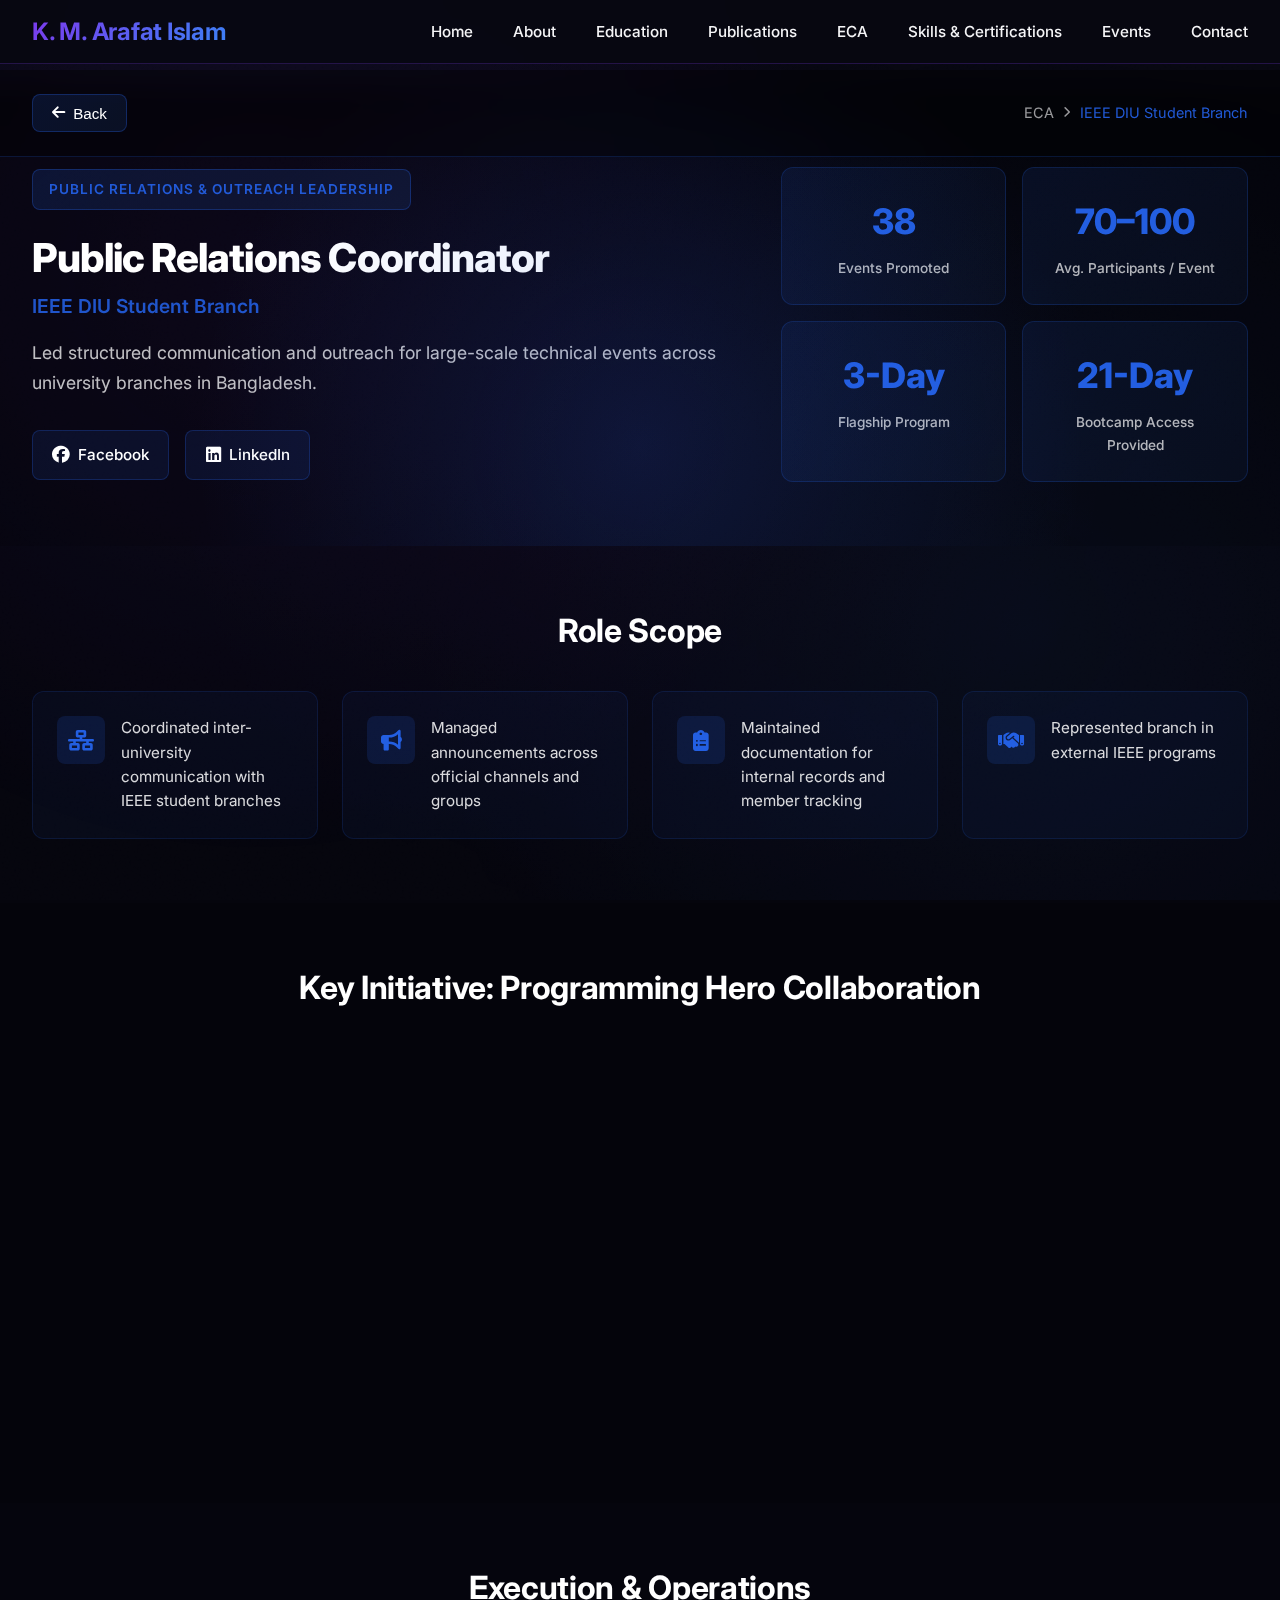
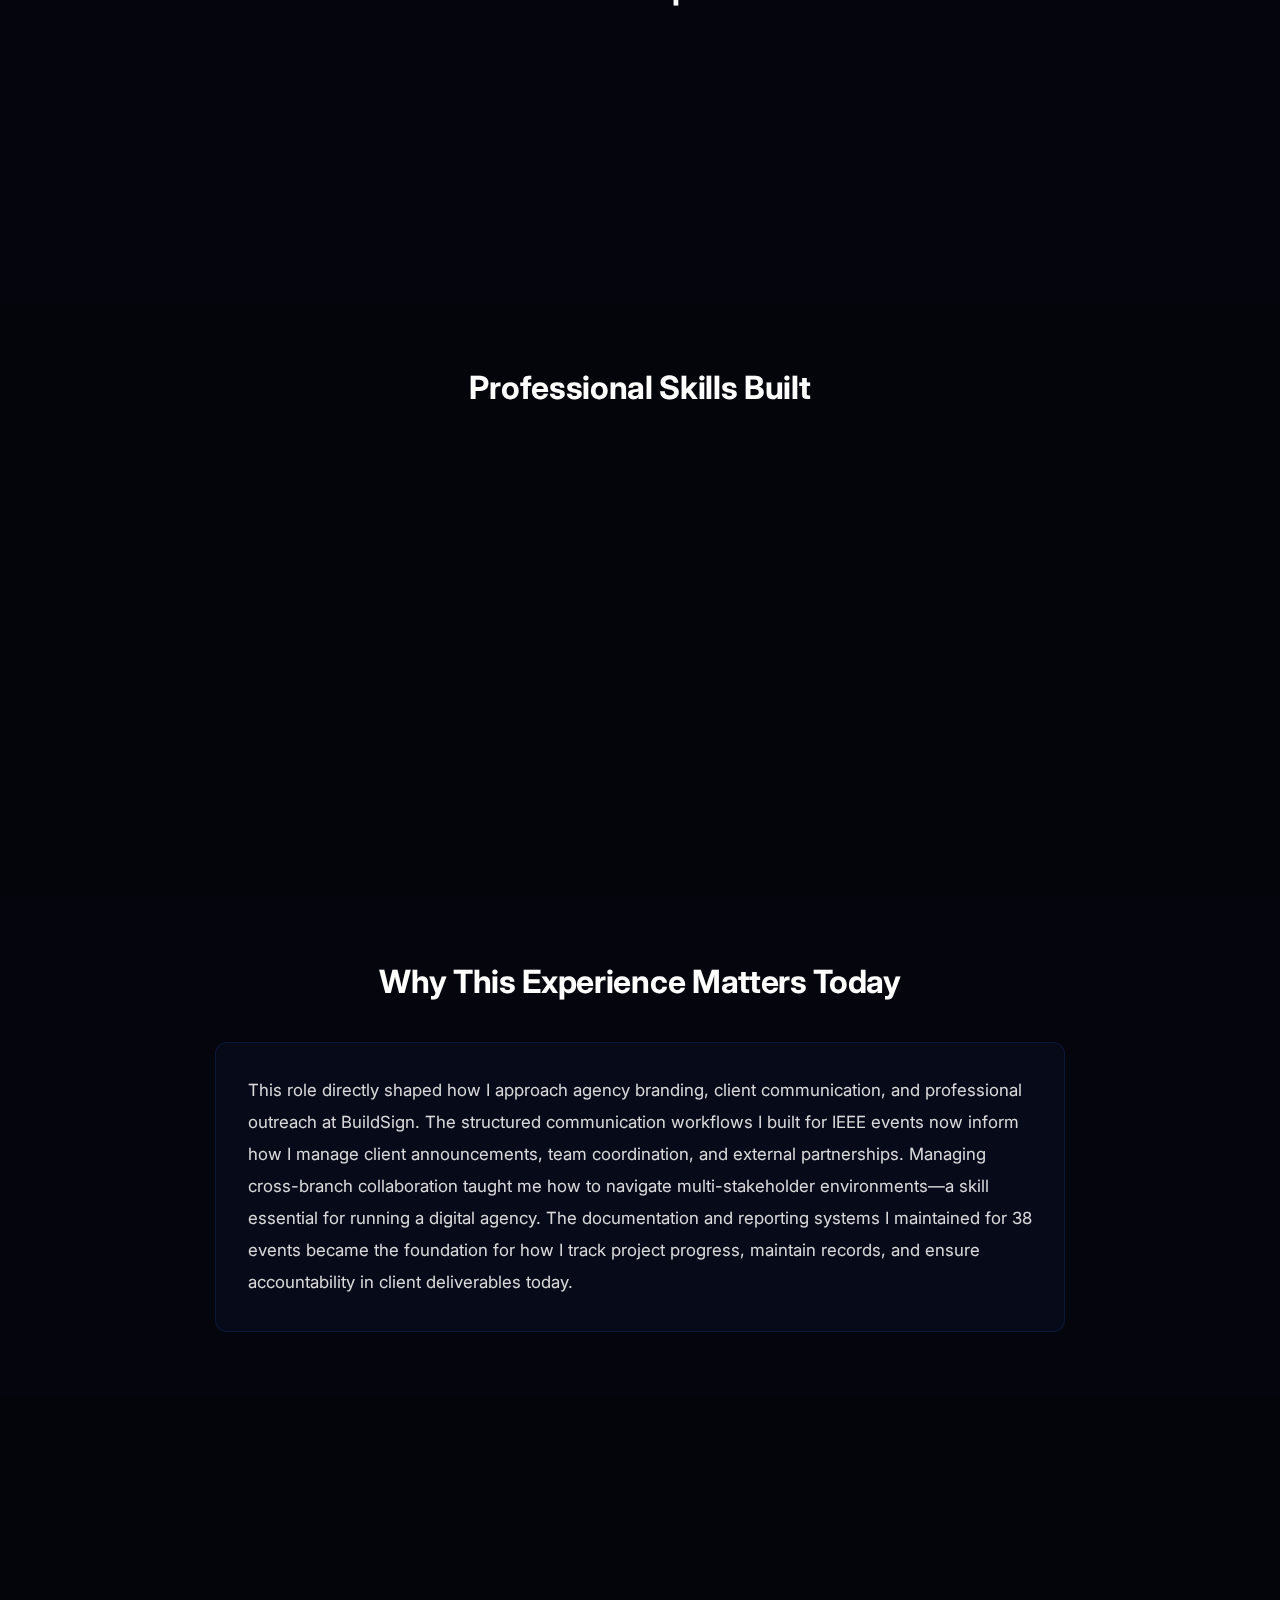
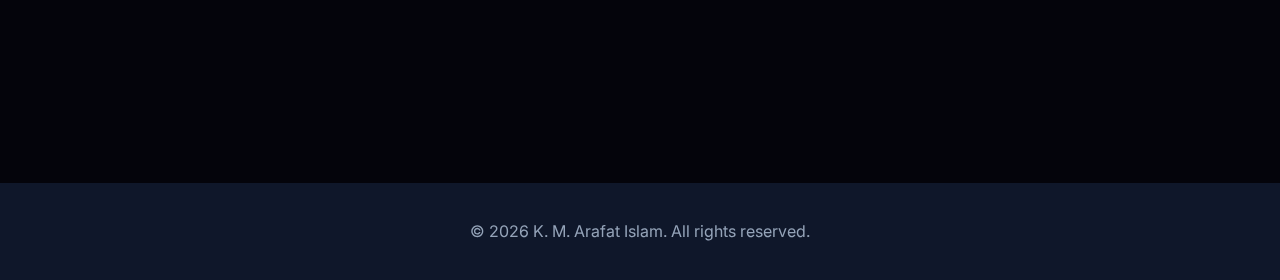
<file: ieee-pr.html>
<!DOCTYPE html>
<html lang="en">
<head>
    <meta charset="UTF-8">
    <meta name="viewport" content="width=device-width, initial-scale=1.0">
    <meta name="description" content="Public Relations Coordinator - IEEE DIU Student Branch - K M Arafat Islam">
    <title>IEEE Public Relations Leadership | K M Arafat Islam</title>
    <link rel="stylesheet" href="styles.css">
    <link rel="stylesheet" href="https://cdnjs.cloudflare.com/ajax/libs/font-awesome/6.4.0/css/all.min.css">
    <link rel="preconnect" href="https://fonts.googleapis.com">
    <link rel="preconnect" href="https://fonts.gstatic.com" crossorigin>
    <link href="https://fonts.googleapis.com/css2?family=Inter:wght@400;500;600;700;800&display=swap" rel="stylesheet">
</head>
<body>
    <!-- Navigation -->
    <nav class="navbar">
        <div class="container">
            <div class="logo">
                <h2>K. M. Arafat Islam</h2>
            </div>
            <ul class="nav-menu">
                <li><a href="/#home" class="nav-link">Home</a></li>
                <li><a href="/#about" class="nav-link">About</a></li>
                <li><a href="/#education" class="nav-link">Education</a></li>
                <li><a href="/#publications" class="nav-link">Publications</a></li>
                <li><a href="/#eca" class="nav-link">ECA</a></li>
                <li><a href="/#skills" class="nav-link">Skills & Certifications</a></li>
                <li><a href="/#events" class="nav-link">Events</a></li>
                <li><a href="/#contact" class="nav-link">Contact</a></li>
            </ul>
            <div class="hamburger">
                <span class="bar"></span>
                <span class="bar"></span>
                <span class="bar"></span>
            </div>
        </div>
    </nav>

    <!-- Back Button & Breadcrumb -->
    <div class="ieee-back-container">
        <div class="container">
            <button class="ieee-back-btn" onclick="handleIEEEBackNavigation()">
                <i class="fas fa-arrow-left"></i>
                Back
            </button>
            <div class="ieee-breadcrumb">
                <span>ECA</span>
                <i class="fas fa-chevron-right"></i>
                <span>IEEE DIU Student Branch</span>
            </div>
        </div>
    </div>

    <!-- Hero Section -->
    <section class="ieee-hero">
        <div class="ieee-hero-glow"></div>
        <div class="container">
            <div class="ieee-hero-grid">
                <div class="ieee-hero-left">
                    <div class="ieee-badge">
                        Public Relations & Outreach Leadership
                    </div>
                    <h1 class="ieee-hero-title">Public Relations Coordinator</h1>
                    <p class="ieee-hero-org">IEEE DIU Student Branch</p>
                    <p class="ieee-hero-subtitle">
                        Led structured communication and outreach for large-scale technical events across university branches in Bangladesh.
                    </p>
                    
                    <div class="ieee-social-links">
                        <a href="https://www.facebook.com/diuieee" target="_blank" rel="noopener noreferrer" class="ieee-social-link">
                            <i class="fab fa-facebook"></i>
                            <span>Facebook</span>
                        </a>
                        <a href="https://www.linkedin.com/company/ieeediusb/posts/?feedView=all" target="_blank" rel="noopener noreferrer" class="ieee-social-link">
                            <i class="fab fa-linkedin"></i>
                            <span>LinkedIn</span>
                        </a>
                    </div>
                </div>

                <div class="ieee-hero-right">
                    <div class="ieee-metrics-grid">
                        <div class="ieee-metric-card">
                            <div class="ieee-metric-value">38</div>
                            <div class="ieee-metric-label">Events Promoted</div>
                        </div>
                        <div class="ieee-metric-card">
                            <div class="ieee-metric-value">70–100</div>
                            <div class="ieee-metric-label">Avg. Participants / Event</div>
                        </div>
                        <div class="ieee-metric-card">
                            <div class="ieee-metric-value">3-Day</div>
                            <div class="ieee-metric-label">Flagship Program</div>
                        </div>
                        <div class="ieee-metric-card">
                            <div class="ieee-metric-value">21-Day</div>
                            <div class="ieee-metric-label">Bootcamp Access Provided</div>
                        </div>
                    </div>
                </div>
            </div>
        </div>
    </section>

    <!-- Role Scope Section -->
    <section class="ieee-scope">
        <div class="container">
            <h2 class="ieee-section-title">Role Scope</h2>
            <div class="ieee-scope-grid">
                <div class="ieee-scope-item">
                    <div class="ieee-scope-icon">
                        <i class="fas fa-network-wired"></i>
                    </div>
                    <p>Coordinated inter-university communication with IEEE student branches</p>
                </div>
                <div class="ieee-scope-item">
                    <div class="ieee-scope-icon">
                        <i class="fas fa-bullhorn"></i>
                    </div>
                    <p>Managed announcements across official channels and groups</p>
                </div>
                <div class="ieee-scope-item">
                    <div class="ieee-scope-icon">
                        <i class="fas fa-clipboard-list"></i>
                    </div>
                    <p>Maintained documentation for internal records and member tracking</p>
                </div>
                <div class="ieee-scope-item">
                    <div class="ieee-scope-icon">
                        <i class="fas fa-handshake"></i>
                    </div>
                    <p>Represented branch in external IEEE programs</p>
                </div>
            </div>
        </div>
    </section>

    <!-- Flagship Initiative Section -->
    <section class="ieee-flagship">
        <div class="container">
            <h2 class="ieee-section-title">Key Initiative: Programming Hero Collaboration</h2>
            <div class="ieee-flagship-card">
                <div class="ieee-flagship-header">
                    <div class="ieee-flagship-icon">
                        <i class="fas fa-trophy"></i>
                    </div>
                    <h3>3-Day Technical Programming Event</h3>
                </div>
                <div class="ieee-flagship-content">
                    <div class="ieee-flagship-detail">
                        <i class="fas fa-calendar-check"></i>
                        <span>3 structured sessions + programming competition</span>
                    </div>
                    <div class="ieee-flagship-detail">
                        <i class="fas fa-handshake"></i>
                        <span>Collaboration partner: Programming Hero</span>
                    </div>
                </div>
                <div class="ieee-flagship-outcomes">
                    <h4>Outcomes</h4>
                    <ul>
                        <li>Top 3 participants awarded prizes</li>
                        <li>All participants received 21-day free programming bootcamp</li>
                        <li>Learning impact extended beyond the event itself</li>
                    </ul>
                </div>
            </div>
        </div>
    </section>

    <!-- Execution & Operations Section -->
    <section class="ieee-execution">
        <div class="container">
            <h2 class="ieee-section-title">Execution & Operations</h2>
            <div class="ieee-execution-grid">
                <div class="ieee-execution-item">
                    <i class="fas fa-check-circle"></i>
                    <span>Event promotion workflows</span>
                </div>
                <div class="ieee-execution-item">
                    <i class="fas fa-check-circle"></i>
                    <span>Speaker and collaborator coordination</span>
                </div>
                <div class="ieee-execution-item">
                    <i class="fas fa-check-circle"></i>
                    <span>Cross-branch communication</span>
                </div>
                <div class="ieee-execution-item">
                    <i class="fas fa-check-circle"></i>
                    <span>Participation tracking and follow-up documentation</span>
                </div>
            </div>
        </div>
    </section>

    <!-- Skills Developed Section -->
    <section class="ieee-skills">
        <div class="container">
            <h2 class="ieee-section-title">Professional Skills Built</h2>
            <div class="ieee-skills-grid">
                <div class="ieee-skill-card">
                    <div class="ieee-skill-icon">
                        <i class="fas fa-megaphone"></i>
                    </div>
                    <p>Communication & branding in large student communities</p>
                </div>
                <div class="ieee-skill-card">
                    <div class="ieee-skill-icon">
                        <i class="fas fa-users-cog"></i>
                    </div>
                    <p>Stakeholder management across institutions</p>
                </div>
                <div class="ieee-skill-card">
                    <div class="ieee-skill-icon">
                        <i class="fas fa-file-alt"></i>
                    </div>
                    <p>Documentation and reporting</p>
                </div>
                <div class="ieee-skill-card">
                    <div class="ieee-skill-icon">
                        <i class="fas fa-globe"></i>
                    </div>
                    <p>Professional representation in a global organization (IEEE)</p>
                </div>
            </div>
        </div>
    </section>

    <!-- Impact Section -->
    <section class="ieee-impact">
        <div class="container">
            <h2 class="ieee-section-title">Why This Experience Matters Today</h2>
            <div class="ieee-impact-content">
                <p>This role directly shaped how I approach agency branding, client communication, and professional outreach at BuildSign. The structured communication workflows I built for IEEE events now inform how I manage client announcements, team coordination, and external partnerships. Managing cross-branch collaboration taught me how to navigate multi-stakeholder environments—a skill essential for running a digital agency. The documentation and reporting systems I maintained for 38 events became the foundation for how I track project progress, maintain records, and ensure accountability in client deliverables today.</p>
            </div>
        </div>
    </section>

    <!-- Bottom CTA Section -->
    <section class="ieee-cta">
        <div class="container">
            <div class="ieee-cta-card">
                <h2>Looking for someone who understands outreach, branding, and execution at scale?</h2>
                <div class="ieee-cta-buttons">
                    <a href="index.html#contact" class="ieee-cta-btn ieee-cta-primary">
                        <i class="fas fa-envelope"></i>
                        Contact Me
                    </a>
                    <a href="index.html#eca" class="ieee-cta-btn ieee-cta-secondary">
                        <i class="fas fa-arrow-left"></i>
                        Back to ECA
                    </a>
                </div>
            </div>
        </div>
    </section>

    <!-- Footer -->
    <footer class="footer">
        <div class="container">
            <p>&copy; <span id="ieee-year"></span> K. M. Arafat Islam. All rights reserved.</p>
        </div>
    </footer>

    <script src="ieee-pr.js"></script>
    <script>
        document.getElementById('ieee-year').textContent = new Date().getFullYear();
    </script>
</body>
</html>
</file>
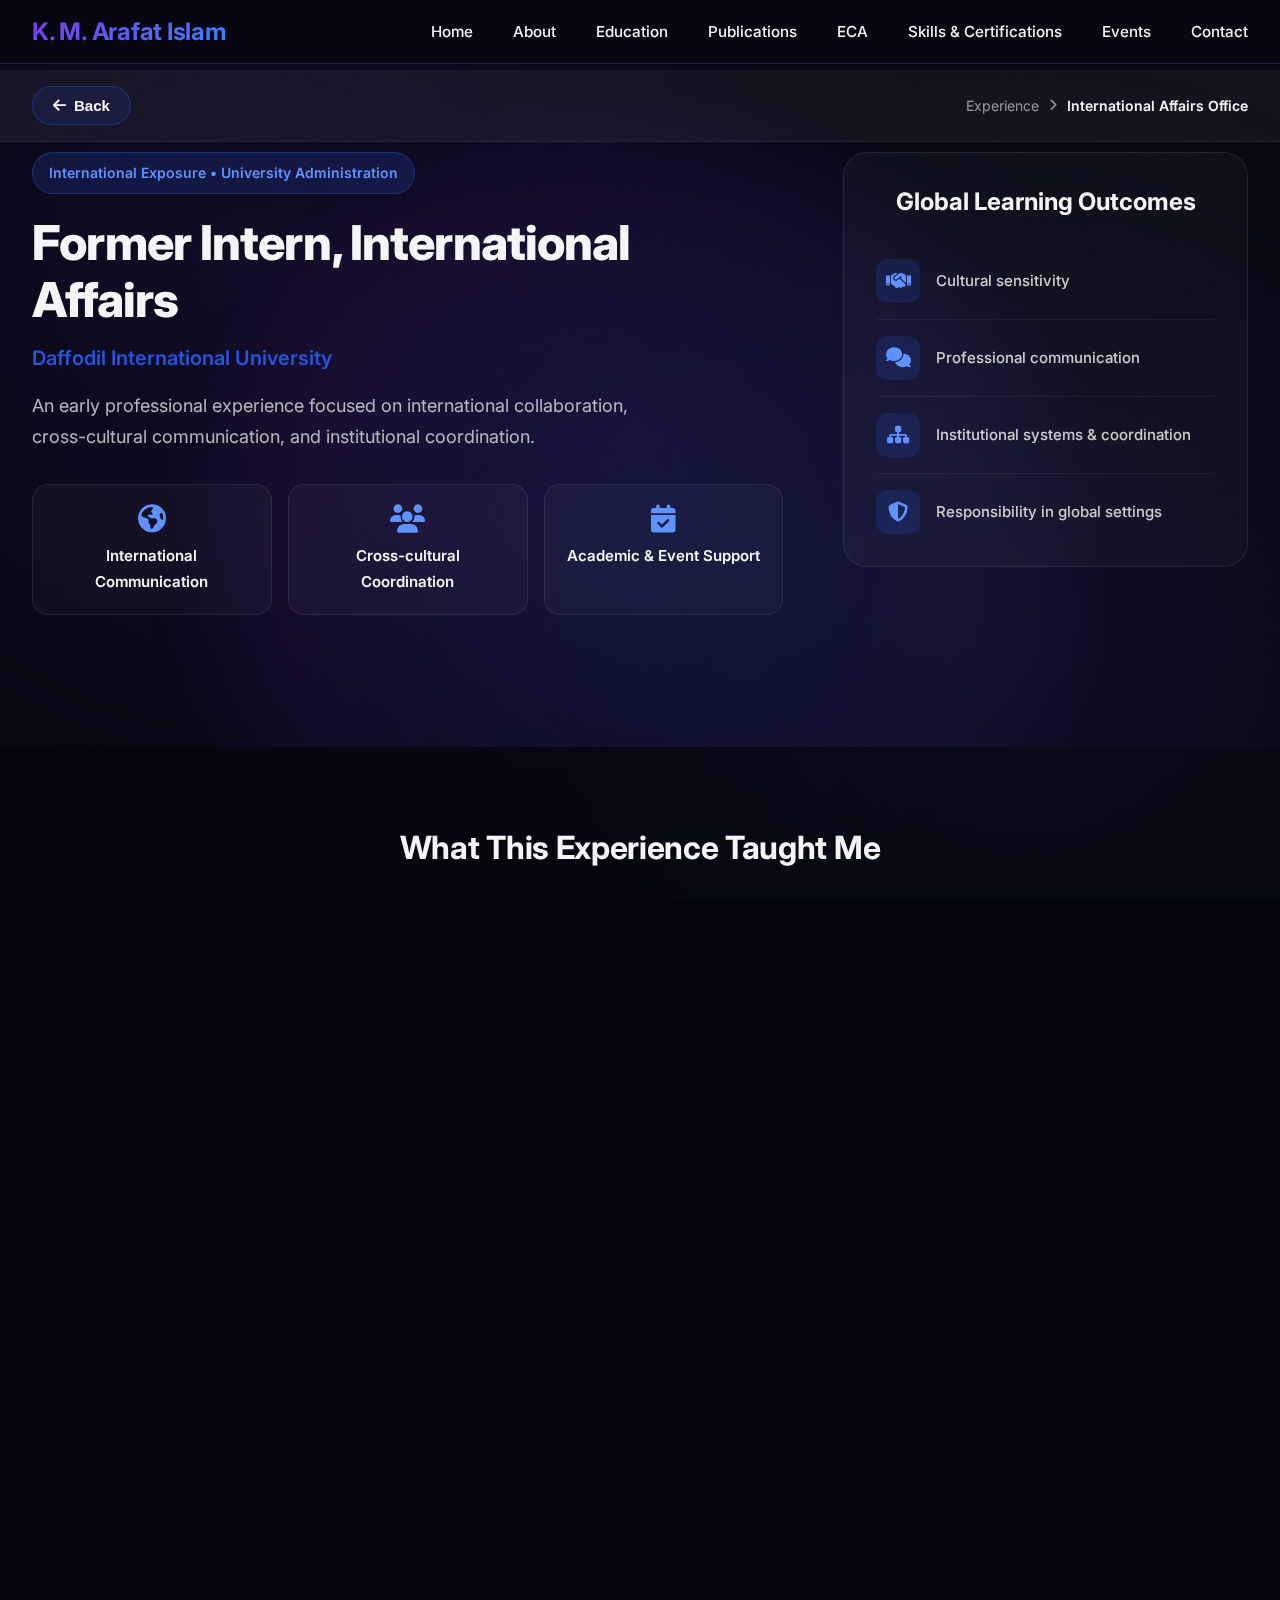
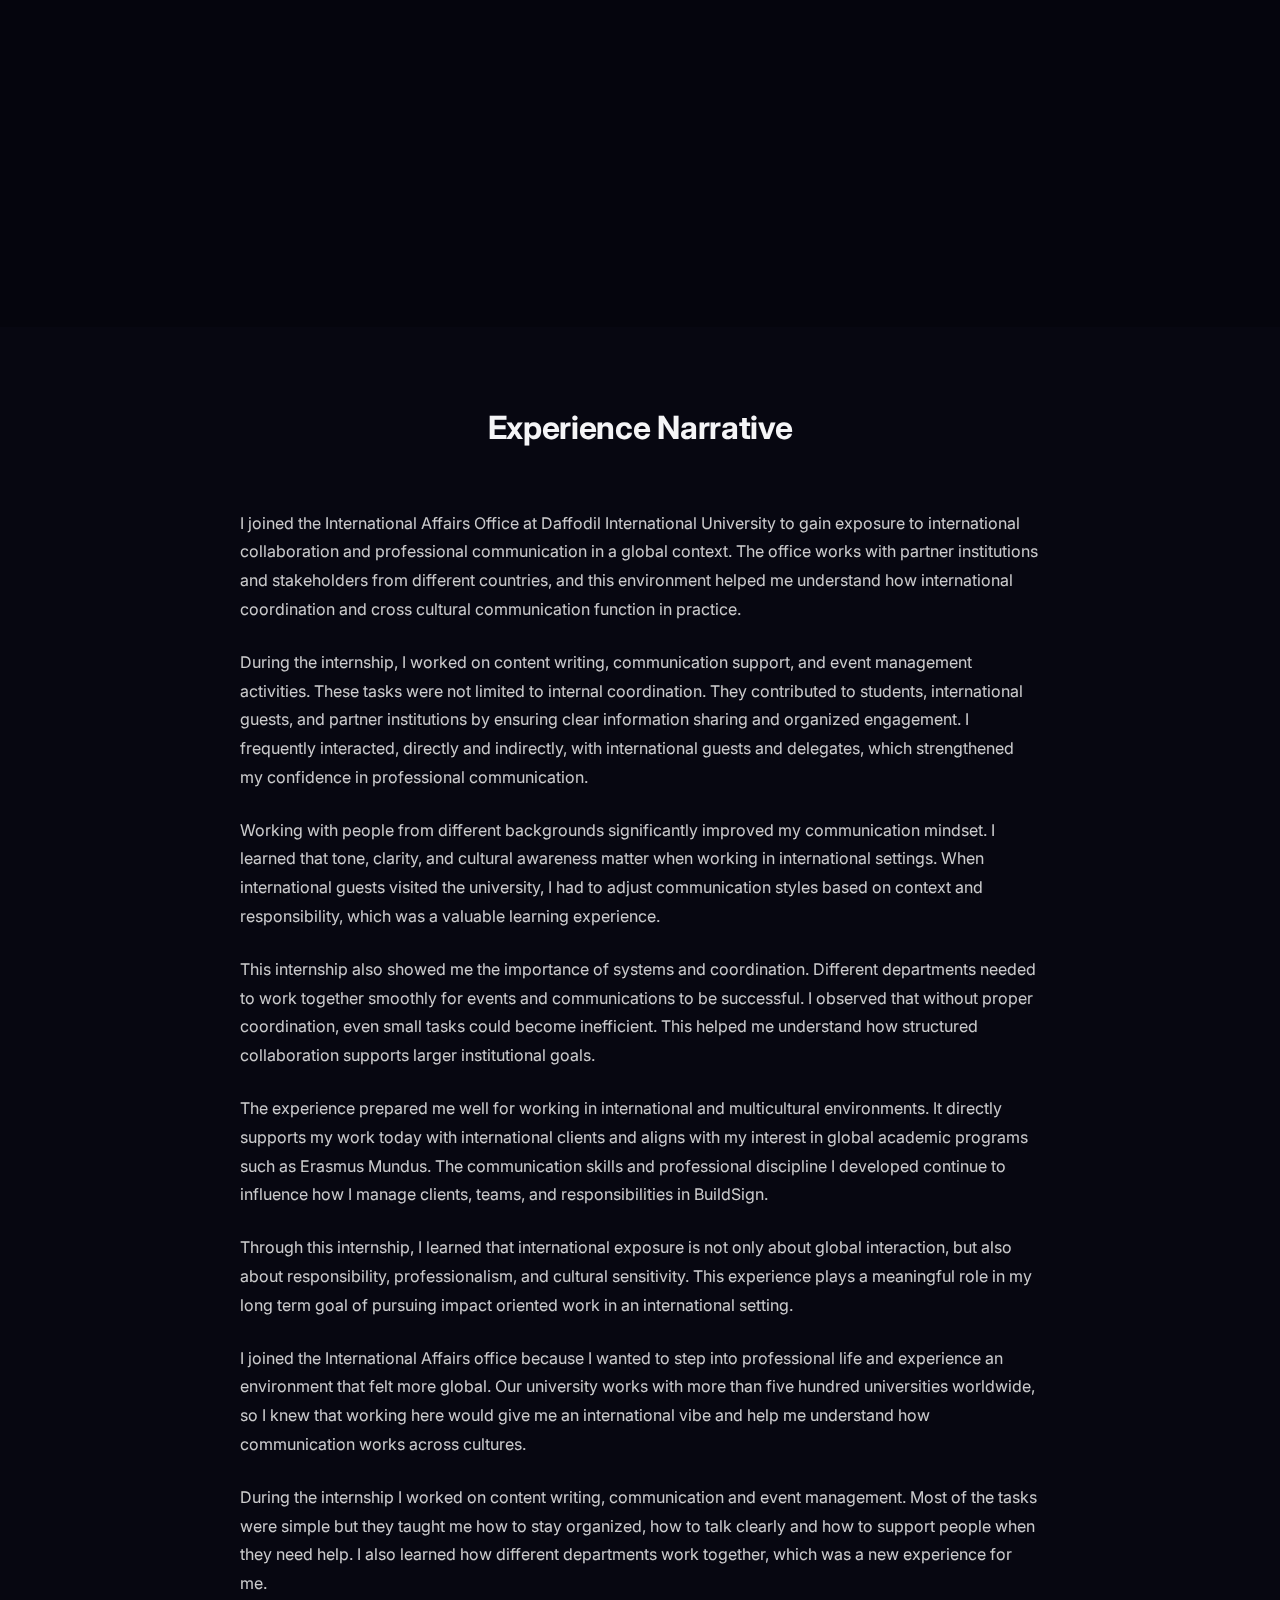
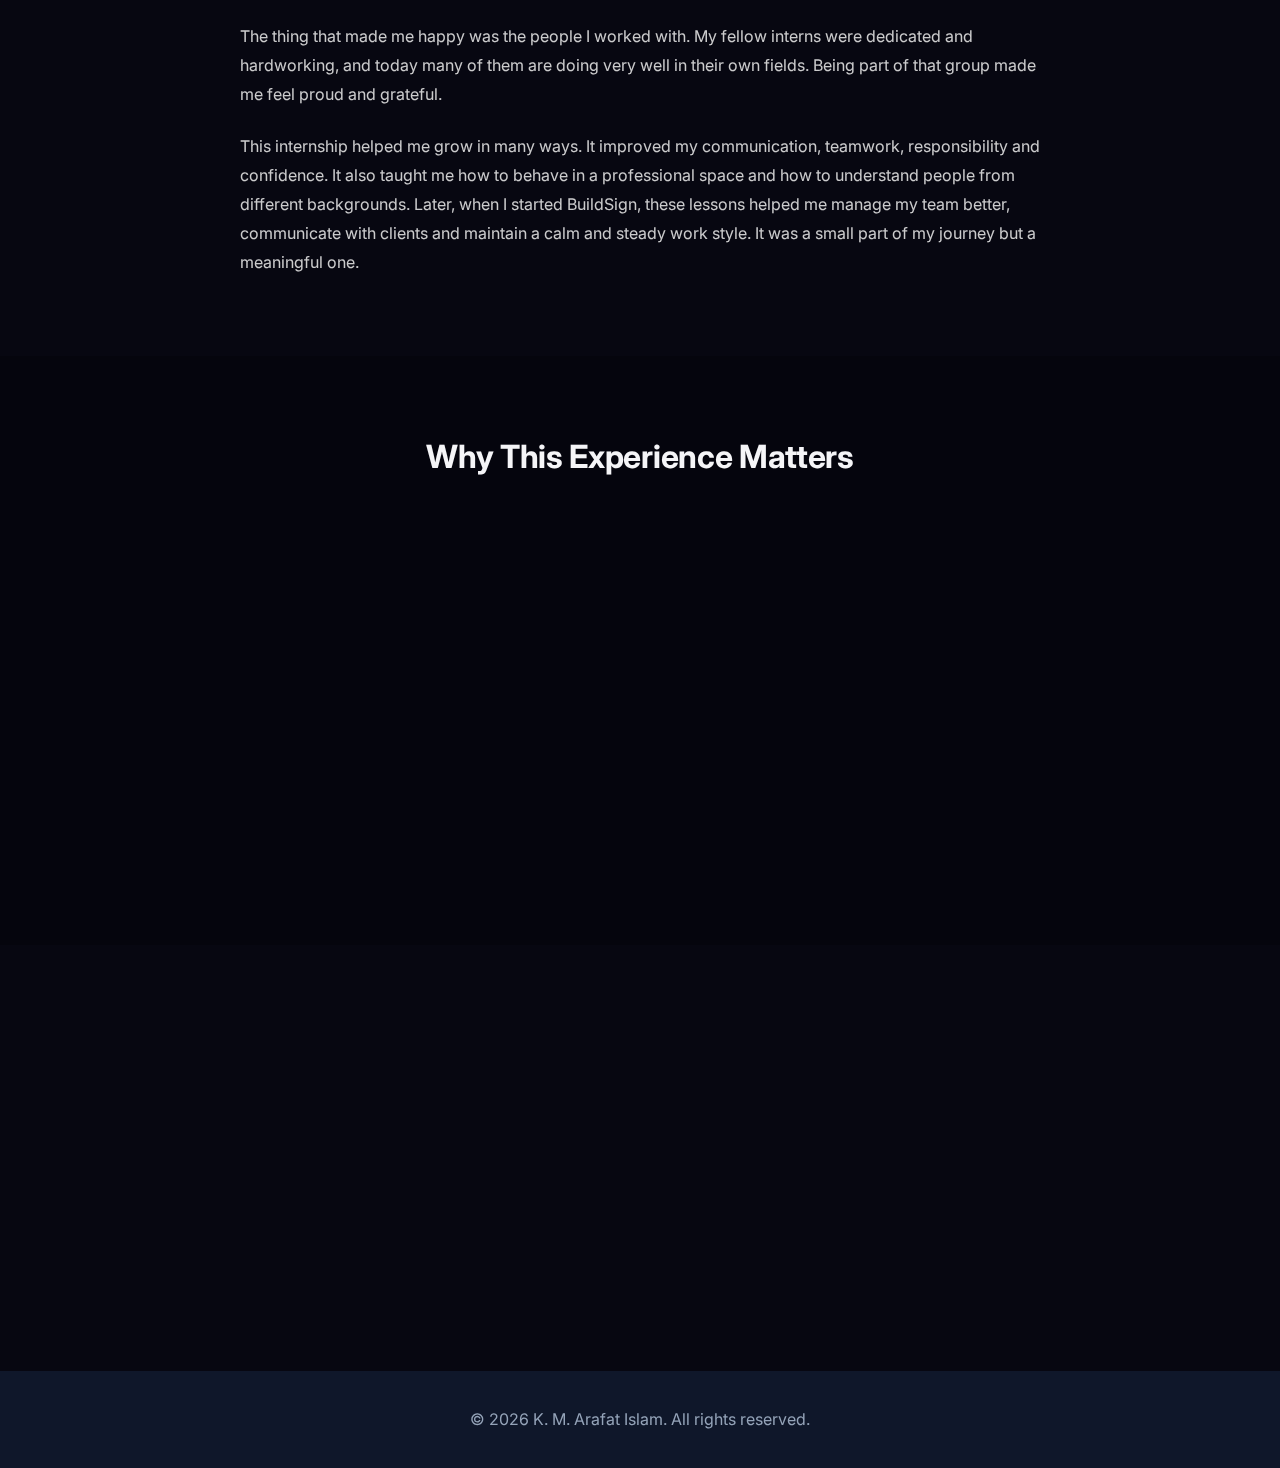
<file: international-affairs.html>
<!DOCTYPE html>
<html lang="en">
<head>
    <meta charset="UTF-8">
    <meta name="viewport" content="width=device-width, initial-scale=1.0">
    <meta name="description" content="International Affairs Internship at Daffodil International University - K M Arafat Islam">
    <title>International Affairs Experience | K M Arafat Islam</title>
    <link rel="stylesheet" href="styles.css">
    <link rel="stylesheet" href="https://cdnjs.cloudflare.com/ajax/libs/font-awesome/6.4.0/css/all.min.css">
    <link rel="preconnect" href="https://fonts.googleapis.com">
    <link rel="preconnect" href="https://fonts.gstatic.com" crossorigin>
    <link href="https://fonts.googleapis.com/css2?family=Inter:wght@400;500;600;700;800&display=swap" rel="stylesheet">
</head>
<body>
    <!-- Navigation -->
    <nav class="navbar">
        <div class="container">
            <div class="logo">
                <h2>K. M. Arafat Islam</h2>
            </div>
            <ul class="nav-menu">
                <li><a href="/#home" class="nav-link">Home</a></li>
                <li><a href="/#about" class="nav-link">About</a></li>
                <li><a href="/#education" class="nav-link">Education</a></li>
                <li><a href="/#publications" class="nav-link">Publications</a></li>
                <li><a href="/#eca" class="nav-link">ECA</a></li>
                <li><a href="/#skills" class="nav-link">Skills & Certifications</a></li>
                <li><a href="/#events" class="nav-link">Events</a></li>
                <li><a href="/#contact" class="nav-link">Contact</a></li>
            </ul>
            <div class="hamburger">
                <span class="bar"></span>
                <span class="bar"></span>
                <span class="bar"></span>
            </div>
        </div>
    </nav>

    <!-- Back Button & Breadcrumb -->
    <div class="intl-back-container">
        <div class="container">
            <button class="intl-back-btn" onclick="handleIntlBackNavigation()">
                <i class="fas fa-arrow-left"></i>
                Back
            </button>
            <div class="intl-breadcrumb">
                <span>Experience</span>
                <i class="fas fa-chevron-right"></i>
                <span>International Affairs Office</span>
            </div>
        </div>
    </div>

    <!-- Hero Section -->
    <section class="intl-hero">
        <div class="intl-hero-bg"></div>
        <div class="container">
            <div class="intl-hero-grid">
                <div class="intl-hero-left">
                    <div class="intl-badge">
                        International Exposure • University Administration
                    </div>
                    <h1 class="intl-hero-title">Former Intern, International Affairs</h1>
                    <p class="intl-hero-org">Daffodil International University</p>
                    <p class="intl-hero-subtitle">
                        An early professional experience focused on international collaboration, cross-cultural communication, and institutional coordination.
                    </p>
                    
                    <div class="intl-quick-stats">
                        <div class="intl-stat-card">
                            <i class="fas fa-globe-americas"></i>
                            <span>International Communication</span>
                        </div>
                        <div class="intl-stat-card">
                            <i class="fas fa-users"></i>
                            <span>Cross-cultural Coordination</span>
                        </div>
                        <div class="intl-stat-card">
                            <i class="fas fa-calendar-check"></i>
                            <span>Academic & Event Support</span>
                        </div>
                    </div>
                </div>

                <div class="intl-hero-right">
                    <div class="intl-outcomes-card">
                        <h3>Global Learning Outcomes</h3>
                        <div class="intl-outcome-item">
                            <div class="intl-outcome-icon">
                                <i class="fas fa-handshake"></i>
                            </div>
                            <span>Cultural sensitivity</span>
                        </div>
                        <div class="intl-outcome-item">
                            <div class="intl-outcome-icon">
                                <i class="fas fa-comments"></i>
                            </div>
                            <span>Professional communication</span>
                        </div>
                        <div class="intl-outcome-item">
                            <div class="intl-outcome-icon">
                                <i class="fas fa-sitemap"></i>
                            </div>
                            <span>Institutional systems & coordination</span>
                        </div>
                        <div class="intl-outcome-item">
                            <div class="intl-outcome-icon">
                                <i class="fas fa-shield-alt"></i>
                            </div>
                            <span>Responsibility in global settings</span>
                        </div>
                    </div>
                </div>
            </div>
        </div>
    </section>

    <!-- What This Experience Taught Me Section -->
    <section class="intl-taught">
        <div class="container">
            <h2 class="intl-section-title">What This Experience Taught Me</h2>
            <div class="intl-taught-grid">
                <div class="intl-timeline">
                    <div class="intl-timeline-item">
                        <div class="intl-timeline-marker">
                            <i class="fas fa-globe"></i>
                        </div>
                        <div class="intl-timeline-content">
                            <h4>Working in international coordination</h4>
                            <p>Understanding how partner institutions and stakeholders from different countries collaborate in a global academic context.</p>
                        </div>
                    </div>
                    <div class="intl-timeline-item">
                        <div class="intl-timeline-marker">
                            <i class="fas fa-language"></i>
                        </div>
                        <div class="intl-timeline-content">
                            <h4>Communicating across cultures</h4>
                            <p>Learning that tone, clarity, and cultural awareness matter when working with international guests and delegates.</p>
                        </div>
                    </div>
                    <div class="intl-timeline-item">
                        <div class="intl-timeline-marker">
                            <i class="fas fa-calendar-alt"></i>
                        </div>
                        <div class="intl-timeline-content">
                            <h4>Supporting global academic events</h4>
                            <p>Contributing to content writing, communication support, and event management for international engagement.</p>
                        </div>
                    </div>
                    <div class="intl-timeline-item">
                        <div class="intl-timeline-marker">
                            <i class="fas fa-project-diagram"></i>
                        </div>
                        <div class="intl-timeline-content">
                            <h4>Understanding institutional systems</h4>
                            <p>Observing how different departments coordinate to support larger institutional goals efficiently.</p>
                        </div>
                    </div>
                    <div class="intl-timeline-item">
                        <div class="intl-timeline-marker">
                            <i class="fas fa-user-tie"></i>
                        </div>
                        <div class="intl-timeline-content">
                            <h4>Professional responsibility & discipline</h4>
                            <p>Developing the communication skills and professional mindset that continue to influence my work today.</p>
                        </div>
                    </div>
                </div>

                <div class="intl-spotlight">
                    <div class="intl-spotlight-card">
                        <h3>How These Skills Helped Later</h3>
                        <div class="intl-spotlight-content">
                            <div class="intl-spotlight-item">
                                <i class="fas fa-check-circle"></i>
                                <p><strong>Client Communication:</strong> The tone and clarity I learned helped me manage international clients professionally.</p>
                            </div>
                            <div class="intl-spotlight-item">
                                <i class="fas fa-check-circle"></i>
                                <p><strong>Team Management:</strong> Understanding coordination and cultural awareness improved how I lead teams at BuildSign.</p>
                            </div>
                            <div class="intl-spotlight-item">
                                <i class="fas fa-check-circle"></i>
                                <p><strong>Leadership Mindset:</strong> The professional discipline and responsibility shaped my approach to building a sustainable agency.</p>
                            </div>
                        </div>
                    </div>
                </div>
            </div>
        </div>
    </section>

    <!-- Experience Narrative Section -->
    <section class="intl-narrative">
        <div class="container">
            <h2 class="intl-section-title">Experience Narrative</h2>
            <div class="intl-narrative-content">
                <p>I joined the International Affairs Office at Daffodil International University to gain exposure to international collaboration and professional communication in a global context. The office works with partner institutions and stakeholders from different countries, and this environment helped me understand how international coordination and cross cultural communication function in practice.</p>
                
                <p>During the internship, I worked on content writing, communication support, and event management activities. These tasks were not limited to internal coordination. They contributed to students, international guests, and partner institutions by ensuring clear information sharing and organized engagement. I frequently interacted, directly and indirectly, with international guests and delegates, which strengthened my confidence in professional communication.</p>
                
                <p>Working with people from different backgrounds significantly improved my communication mindset. I learned that tone, clarity, and cultural awareness matter when working in international settings. When international guests visited the university, I had to adjust communication styles based on context and responsibility, which was a valuable learning experience.</p>
                
                <p>This internship also showed me the importance of systems and coordination. Different departments needed to work together smoothly for events and communications to be successful. I observed that without proper coordination, even small tasks could become inefficient. This helped me understand how structured collaboration supports larger institutional goals.</p>
                
                <p>The experience prepared me well for working in international and multicultural environments. It directly supports my work today with international clients and aligns with my interest in global academic programs such as Erasmus Mundus. The communication skills and professional discipline I developed continue to influence how I manage clients, teams, and responsibilities in BuildSign.</p>
                
                <p>Through this internship, I learned that international exposure is not only about global interaction, but also about responsibility, professionalism, and cultural sensitivity. This experience plays a meaningful role in my long term goal of pursuing impact oriented work in an international setting.</p>
                
                <p>I joined the International Affairs office because I wanted to step into professional life and experience an environment that felt more global. Our university works with more than five hundred universities worldwide, so I knew that working here would give me an international vibe and help me understand how communication works across cultures.</p>
                
                <p>During the internship I worked on content writing, communication and event management. Most of the tasks were simple but they taught me how to stay organized, how to talk clearly and how to support people when they need help. I also learned how different departments work together, which was a new experience for me.</p>
                
                <p>The thing that made me happy was the people I worked with. My fellow interns were dedicated and hardworking, and today many of them are doing very well in their own fields. Being part of that group made me feel proud and grateful.</p>
                
                <p>This internship helped me grow in many ways. It improved my communication, teamwork, responsibility and confidence. It also taught me how to behave in a professional space and how to understand people from different backgrounds. Later, when I started BuildSign, these lessons helped me manage my team better, communicate with clients and maintain a calm and steady work style. It was a small part of my journey but a meaningful one.</p>
            </div>
        </div>
    </section>

    <!-- International Impact Section -->
    <section class="intl-impact">
        <div class="container">
            <h2 class="intl-section-title">Why This Experience Matters</h2>
            <div class="intl-impact-grid">
                <div class="intl-impact-card">
                    <div class="intl-impact-icon">
                        <i class="fas fa-globe-europe"></i>
                    </div>
                    <h4>Prepared me for global clients and teams</h4>
                    <p>Cross-cultural communication skills enable effective collaboration with international stakeholders.</p>
                </div>
                <div class="intl-impact-card">
                    <div class="intl-impact-icon">
                        <i class="fas fa-graduation-cap"></i>
                    </div>
                    <h4>Strengthened foundation for international programs</h4>
                    <p>Aligns with my interest in global academic programs like Erasmus Mundus and international exchanges.</p>
                </div>
                <div class="intl-impact-card">
                    <div class="intl-impact-icon">
                        <i class="fas fa-chart-line"></i>
                    </div>
                    <h4>Shaped professional discipline and leadership</h4>
                    <p>The responsibility and systems thinking continue to influence how I lead BuildSign today.</p>
                </div>
            </div>
        </div>
    </section>

    <!-- Bottom CTA Section -->
    <section class="intl-cta">
        <div class="container">
            <div class="intl-cta-card">
                <h2>Interested in global collaboration or impact-driven work?</h2>
                <div class="intl-cta-buttons">
                    <a href="/#contact" class="intl-cta-btn intl-cta-primary">
                        <i class="fas fa-envelope"></i>
                        Contact Me
                    </a>
                    <a href="/" class="intl-cta-btn intl-cta-secondary">
                        <i class="fas fa-home"></i>
                        Back to Home
                    </a>
                </div>
            </div>
        </div>
    </section>

    <!-- Footer -->
    <footer class="footer">
        <div class="container">
            <p>&copy; <span id="intl-year"></span> K. M. Arafat Islam. All rights reserved.</p>
        </div>
    </footer>

    <script src="international-affairs.js"></script>
    <script>
        document.getElementById('intl-year').textContent = new Date().getFullYear();
    </script>
</body>
</html>
</file>
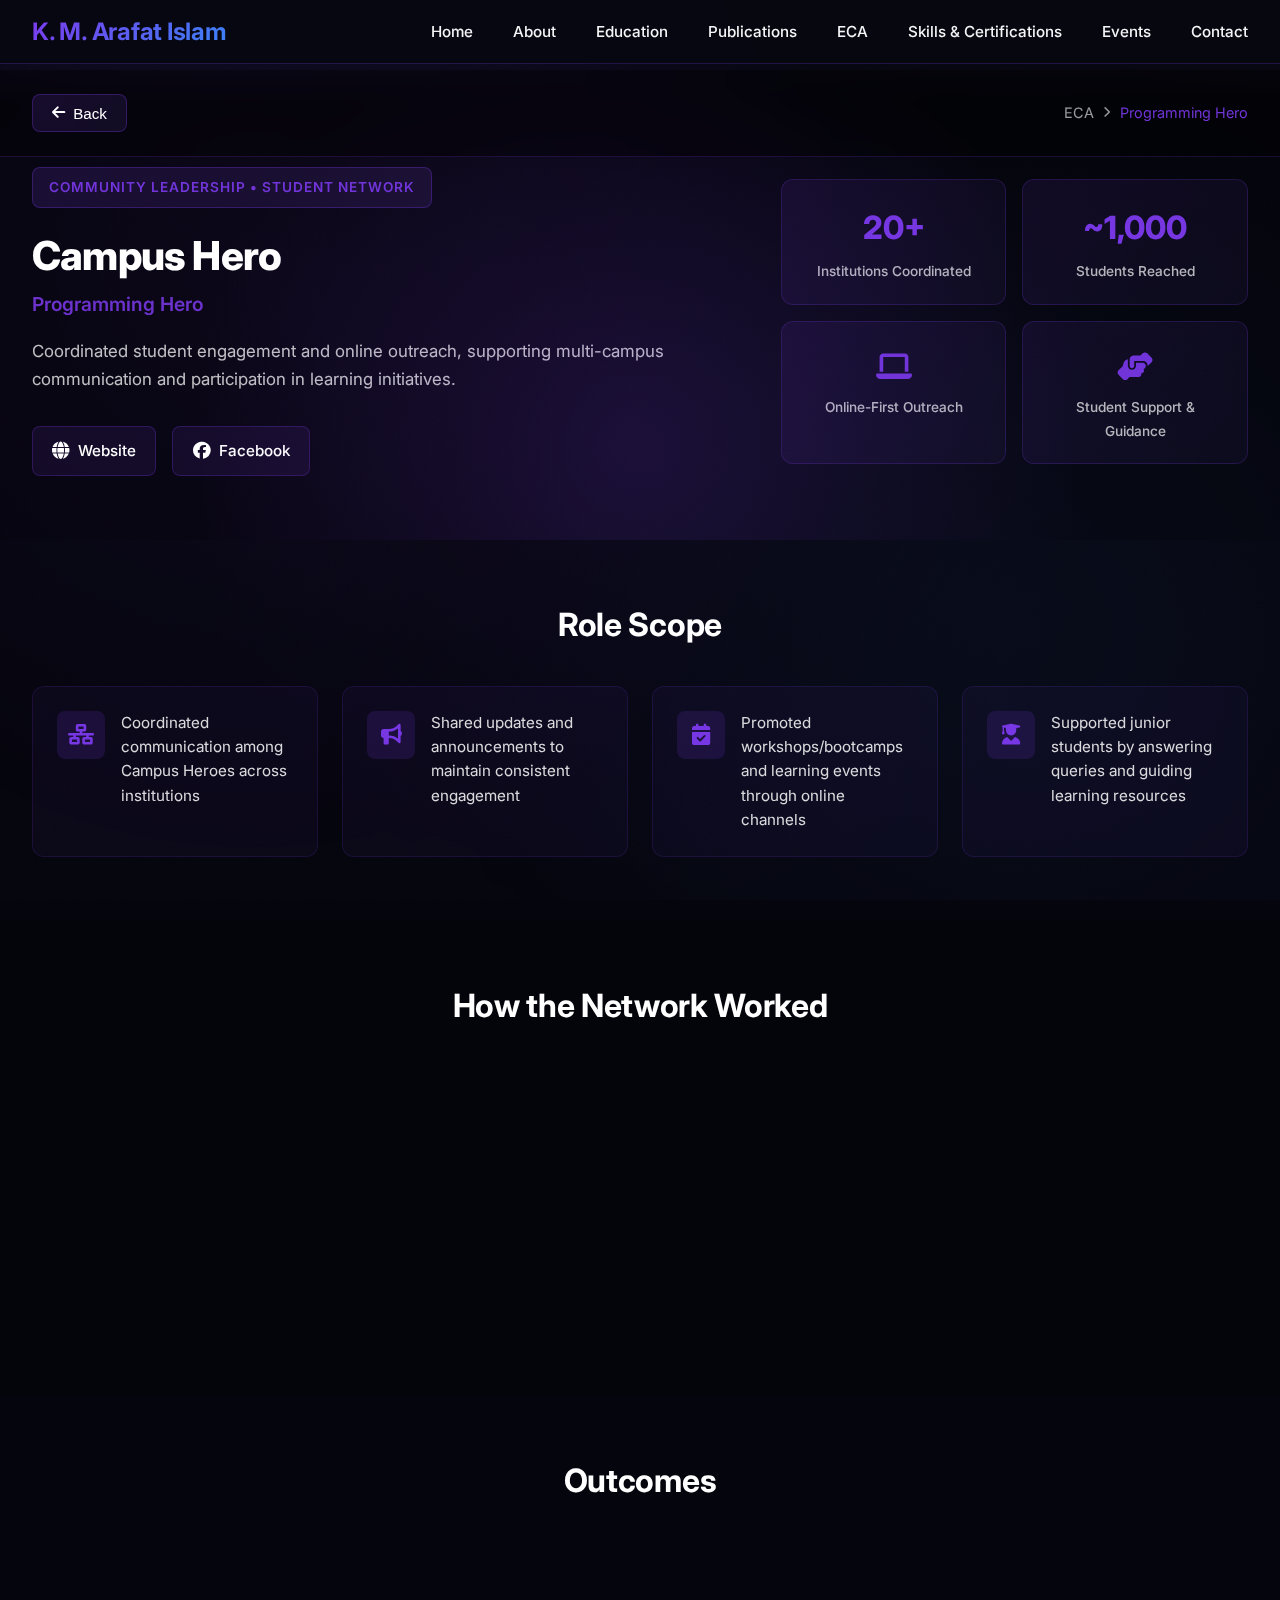
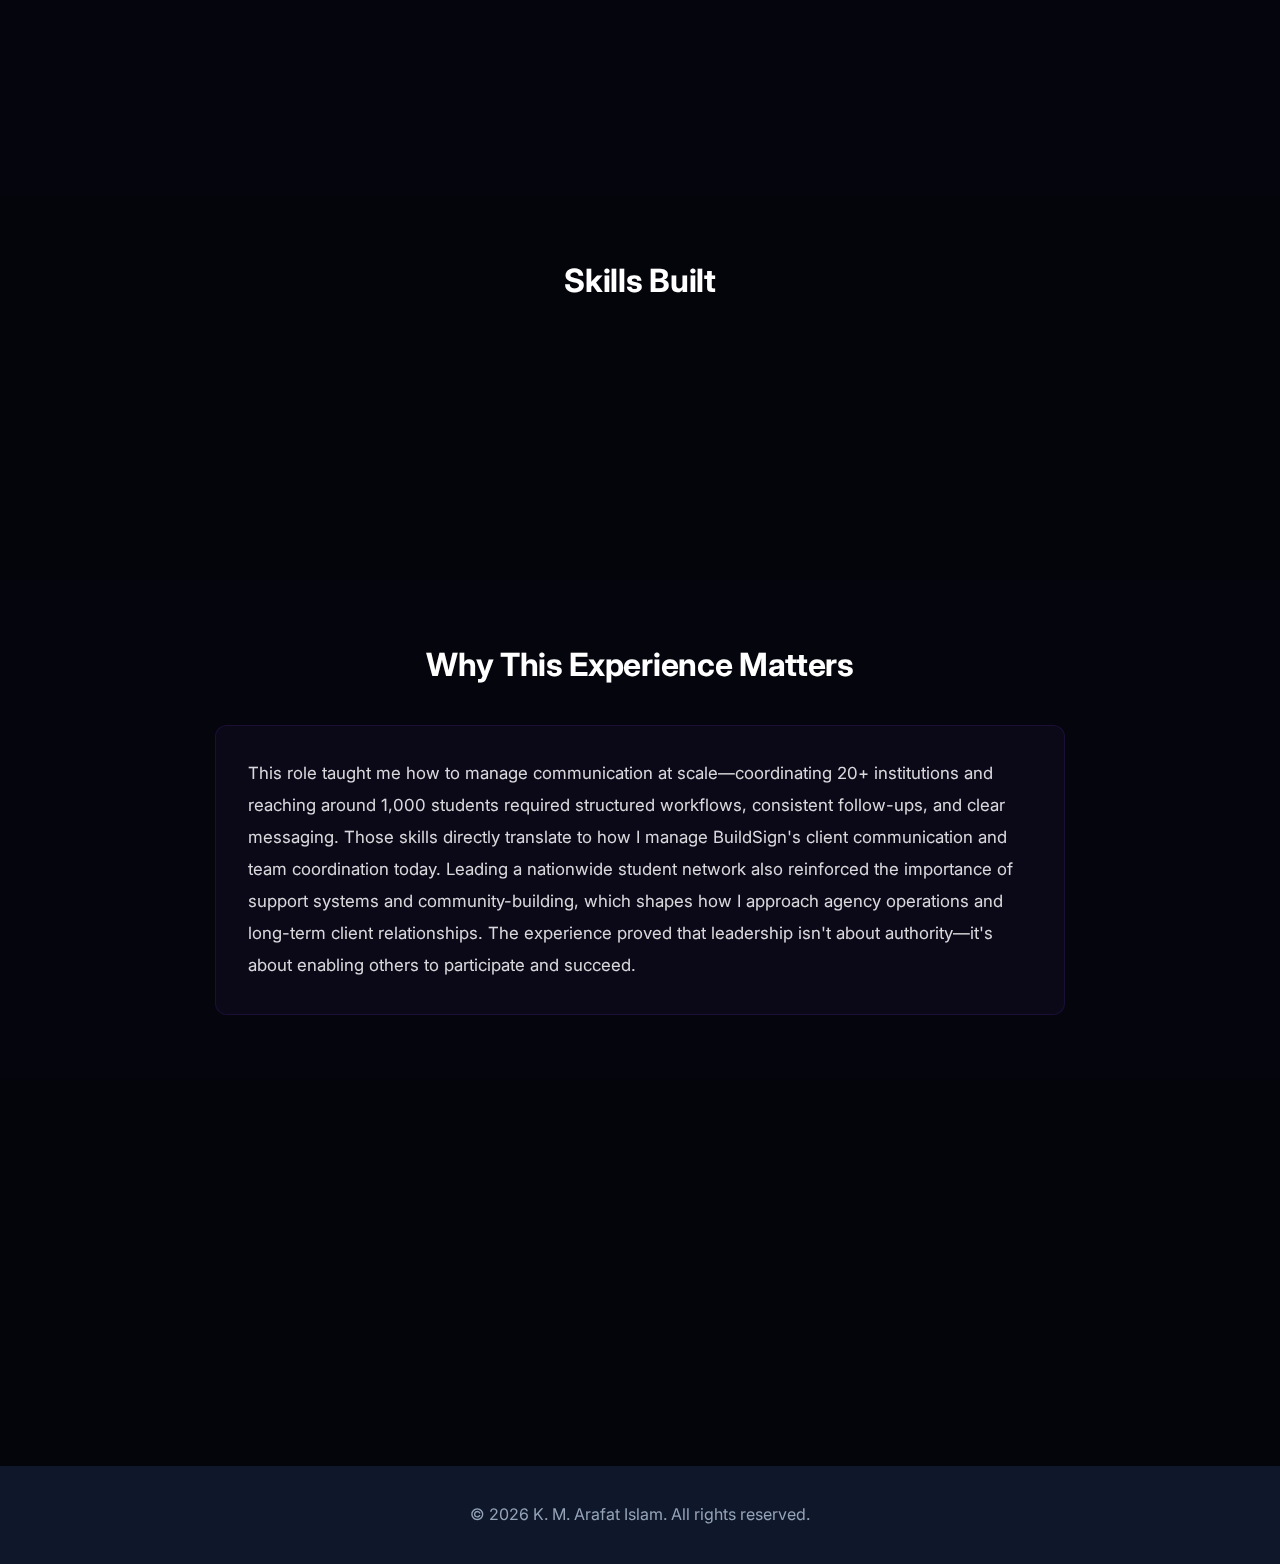
<file: programming-hero.html>
<!DOCTYPE html>
<html lang="en">
<head>
    <meta charset="UTF-8">
    <meta name="viewport" content="width=device-width, initial-scale=1.0">
    <meta name="description" content="Campus Hero - Programming Hero - K M Arafat Islam">
    <title>Programming Hero Campus Leadership | K M Arafat Islam</title>
    <link rel="stylesheet" href="styles.css">
    <link rel="stylesheet" href="https://cdnjs.cloudflare.com/ajax/libs/font-awesome/6.4.0/css/all.min.css">
    <link rel="preconnect" href="https://fonts.googleapis.com">
    <link rel="preconnect" href="https://fonts.gstatic.com" crossorigin>
    <link href="https://fonts.googleapis.com/css2?family=Inter:wght@400;500;600;700;800&display=swap" rel="stylesheet">
</head>
<body>
    <!-- Navigation -->
    <nav class="navbar">
        <div class="container">
            <div class="logo">
                <h2>K. M. Arafat Islam</h2>
            </div>
            <ul class="nav-menu">
                <li><a href="/#home" class="nav-link">Home</a></li>
                <li><a href="/#about" class="nav-link">About</a></li>
                <li><a href="/#education" class="nav-link">Education</a></li>
                <li><a href="/#publications" class="nav-link">Publications</a></li>
                <li><a href="/#eca" class="nav-link">ECA</a></li>
                <li><a href="/#skills" class="nav-link">Skills & Certifications</a></li>
                <li><a href="/#events" class="nav-link">Events</a></li>
                <li><a href="/#contact" class="nav-link">Contact</a></li>
            </ul>
            <div class="hamburger">
                <span class="bar"></span>
                <span class="bar"></span>
                <span class="bar"></span>
            </div>
        </div>
    </nav>

    <!-- Back Button & Breadcrumb -->
    <div class="ph-back-container">
        <div class="container">
            <button class="ph-back-btn" onclick="handlePHBackNavigation()">
                <i class="fas fa-arrow-left"></i>
                Back
            </button>
            <div class="ph-breadcrumb">
                <span>ECA</span>
                <i class="fas fa-chevron-right"></i>
                <span>Programming Hero</span>
            </div>
        </div>
    </div>

    <!-- Hero Section -->
    <section class="ph-hero">
        <div class="ph-hero-glow"></div>
        <div class="container">
            <div class="ph-hero-grid">
                <div class="ph-hero-left">
                    <div class="ph-badge">
                        Community Leadership • Student Network
                    </div>
                    <h1 class="ph-hero-title">Campus Hero</h1>
                    <p class="ph-hero-org">Programming Hero</p>
                    <p class="ph-hero-subtitle">
                        Coordinated student engagement and online outreach, supporting multi-campus communication and participation in learning initiatives.
                    </p>
                    
                    <div class="ph-social-links">
                        <a href="https://www.programming-hero.com/" target="_blank" rel="noopener noreferrer" class="ph-social-link">
                            <i class="fas fa-globe"></i>
                            <span>Website</span>
                        </a>
                        <a href="https://www.facebook.com/programmingHero" target="_blank" rel="noopener noreferrer" class="ph-social-link">
                            <i class="fab fa-facebook"></i>
                            <span>Facebook</span>
                        </a>
                    </div>
                </div>

                <div class="ph-hero-right">
                    <div class="ph-impact-cards">
                        <div class="ph-impact-card">
                            <div class="ph-impact-value">20+</div>
                            <div class="ph-impact-label">Institutions Coordinated</div>
                        </div>
                        <div class="ph-impact-card">
                            <div class="ph-impact-value">~1,000</div>
                            <div class="ph-impact-label">Students Reached</div>
                        </div>
                        <div class="ph-impact-card">
                            <div class="ph-impact-icon">
                                <i class="fas fa-laptop"></i>
                            </div>
                            <div class="ph-impact-label">Online-First Outreach</div>
                        </div>
                        <div class="ph-impact-card">
                            <div class="ph-impact-icon">
                                <i class="fas fa-hands-helping"></i>
                            </div>
                            <div class="ph-impact-label">Student Support & Guidance</div>
                        </div>
                    </div>
                </div>
            </div>
        </div>
    </section>

    <!-- Role Scope Section -->
    <section class="ph-scope">
        <div class="container">
            <h2 class="ph-section-title">Role Scope</h2>
            <div class="ph-scope-grid">
                <div class="ph-scope-item">
                    <div class="ph-scope-icon">
                        <i class="fas fa-network-wired"></i>
                    </div>
                    <p>Coordinated communication among Campus Heroes across institutions</p>
                </div>
                <div class="ph-scope-item">
                    <div class="ph-scope-icon">
                        <i class="fas fa-bullhorn"></i>
                    </div>
                    <p>Shared updates and announcements to maintain consistent engagement</p>
                </div>
                <div class="ph-scope-item">
                    <div class="ph-scope-icon">
                        <i class="fas fa-calendar-check"></i>
                    </div>
                    <p>Promoted workshops/bootcamps and learning events through online channels</p>
                </div>
                <div class="ph-scope-item">
                    <div class="ph-scope-icon">
                        <i class="fas fa-user-graduate"></i>
                    </div>
                    <p>Supported junior students by answering queries and guiding learning resources</p>
                </div>
            </div>
        </div>
    </section>

    <!-- Network Execution Section -->
    <section class="ph-network">
        <div class="container">
            <h2 class="ph-section-title">How the Network Worked</h2>
            <div class="ph-network-grid">
                <div class="ph-network-step">
                    <div class="ph-network-number">1</div>
                    <h3>Weekly Updates & Announcements</h3>
                    <p>Coordinated consistent communication across the nationwide Campus Hero network</p>
                </div>
                <div class="ph-network-step">
                    <div class="ph-network-number">2</div>
                    <h3>Institution-Level Outreach</h3>
                    <p>Managed engagement and coordination at individual campus levels</p>
                </div>
                <div class="ph-network-step">
                    <div class="ph-network-number">3</div>
                    <h3>Participation Support & Follow-Up</h3>
                    <p>Provided guidance, answered student queries, and ensured smooth participation</p>
                </div>
            </div>
        </div>
    </section>

    <!-- Outcomes Section -->
    <section class="ph-outcomes">
        <div class="container">
            <h2 class="ph-section-title">Outcomes</h2>
            <div class="ph-outcomes-grid">
                <div class="ph-outcome-item">
                    <i class="fas fa-check-circle"></i>
                    <p>Coordinated communication for 20+ institutions</p>
                </div>
                <div class="ph-outcome-item">
                    <i class="fas fa-check-circle"></i>
                    <p>Reached around 1,000 students through online outreach</p>
                </div>
                <div class="ph-outcome-item">
                    <i class="fas fa-check-circle"></i>
                    <p>Enabled participation beyond a single campus via online mode</p>
                </div>
                <div class="ph-outcome-item">
                    <i class="fas fa-check-circle"></i>
                    <p>Built leadership experience managing large student groups</p>
                </div>
            </div>
        </div>
    </section>

    <!-- Skills Built Section -->
    <section class="ph-skills">
        <div class="container">
            <h2 class="ph-section-title">Skills Built</h2>
            <div class="ph-skills-grid">
                <div class="ph-skill-card">
                    <div class="ph-skill-icon">
                        <i class="fas fa-users-cog"></i>
                    </div>
                    <h3>Leadership & Coordination</h3>
                </div>
                <div class="ph-skill-card">
                    <div class="ph-skill-icon">
                        <i class="fas fa-comments"></i>
                    </div>
                    <h3>Communication at Scale</h3>
                </div>
                <div class="ph-skill-card">
                    <div class="ph-skill-icon">
                        <i class="fas fa-people-arrows"></i>
                    </div>
                    <h3>Community Engagement</h3>
                </div>
                <div class="ph-skill-card">
                    <div class="ph-skill-icon">
                        <i class="fas fa-hand-holding-heart"></i>
                    </div>
                    <h3>Support Mindset & Mentoring</h3>
                </div>
            </div>
        </div>
    </section>

    <!-- Why This Matters Section -->
    <section class="ph-matters">
        <div class="container">
            <h2 class="ph-section-title">Why This Experience Matters</h2>
            <div class="ph-matters-content">
                <p>This role taught me how to manage communication at scale—coordinating 20+ institutions and reaching around 1,000 students required structured workflows, consistent follow-ups, and clear messaging. Those skills directly translate to how I manage BuildSign's client communication and team coordination today. Leading a nationwide student network also reinforced the importance of support systems and community-building, which shapes how I approach agency operations and long-term client relationships. The experience proved that leadership isn't about authority—it's about enabling others to participate and succeed.</p>
            </div>
        </div>
    </section>

    <!-- Bottom CTA Section -->
    <section class="ph-cta">
        <div class="container">
            <div class="ph-cta-card">
                <h2>Need someone who can lead communication and engagement at scale?</h2>
                <div class="ph-cta-buttons">
                    <a href="index.html#contact" class="ph-cta-btn ph-cta-primary">
                        <i class="fas fa-envelope"></i>
                        Contact Me
                    </a>
                    <a href="index.html#eca" class="ph-cta-btn ph-cta-secondary">
                        <i class="fas fa-arrow-left"></i>
                        Back to ECA
                    </a>
                </div>
            </div>
        </div>
    </section>

    <!-- Footer -->
    <footer class="footer">
        <div class="container">
            <p>&copy; <span id="ph-year"></span> K. M. Arafat Islam. All rights reserved.</p>
        </div>
    </footer>

    <script src="programming-hero.js"></script>
    <script>
        document.getElementById('ph-year').textContent = new Date().getFullYear();
    </script>
</body>
</html>
</file>
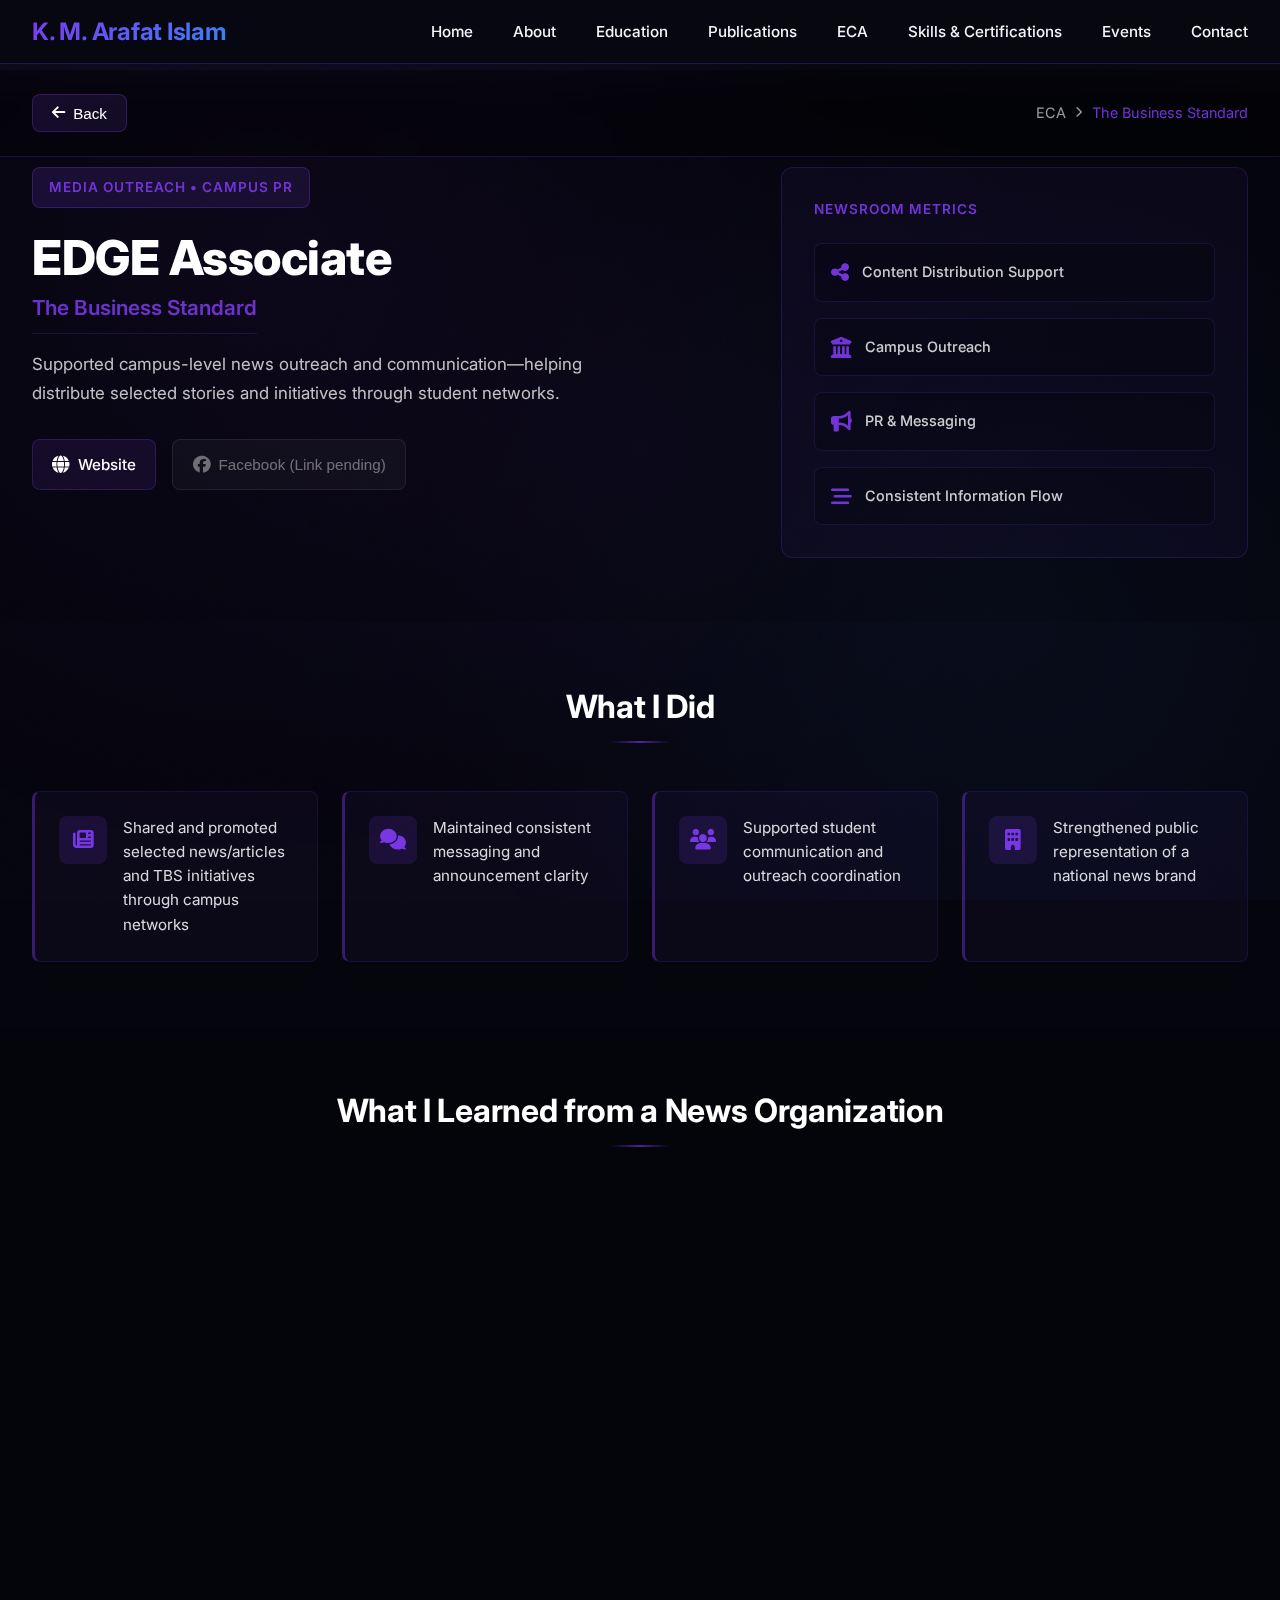
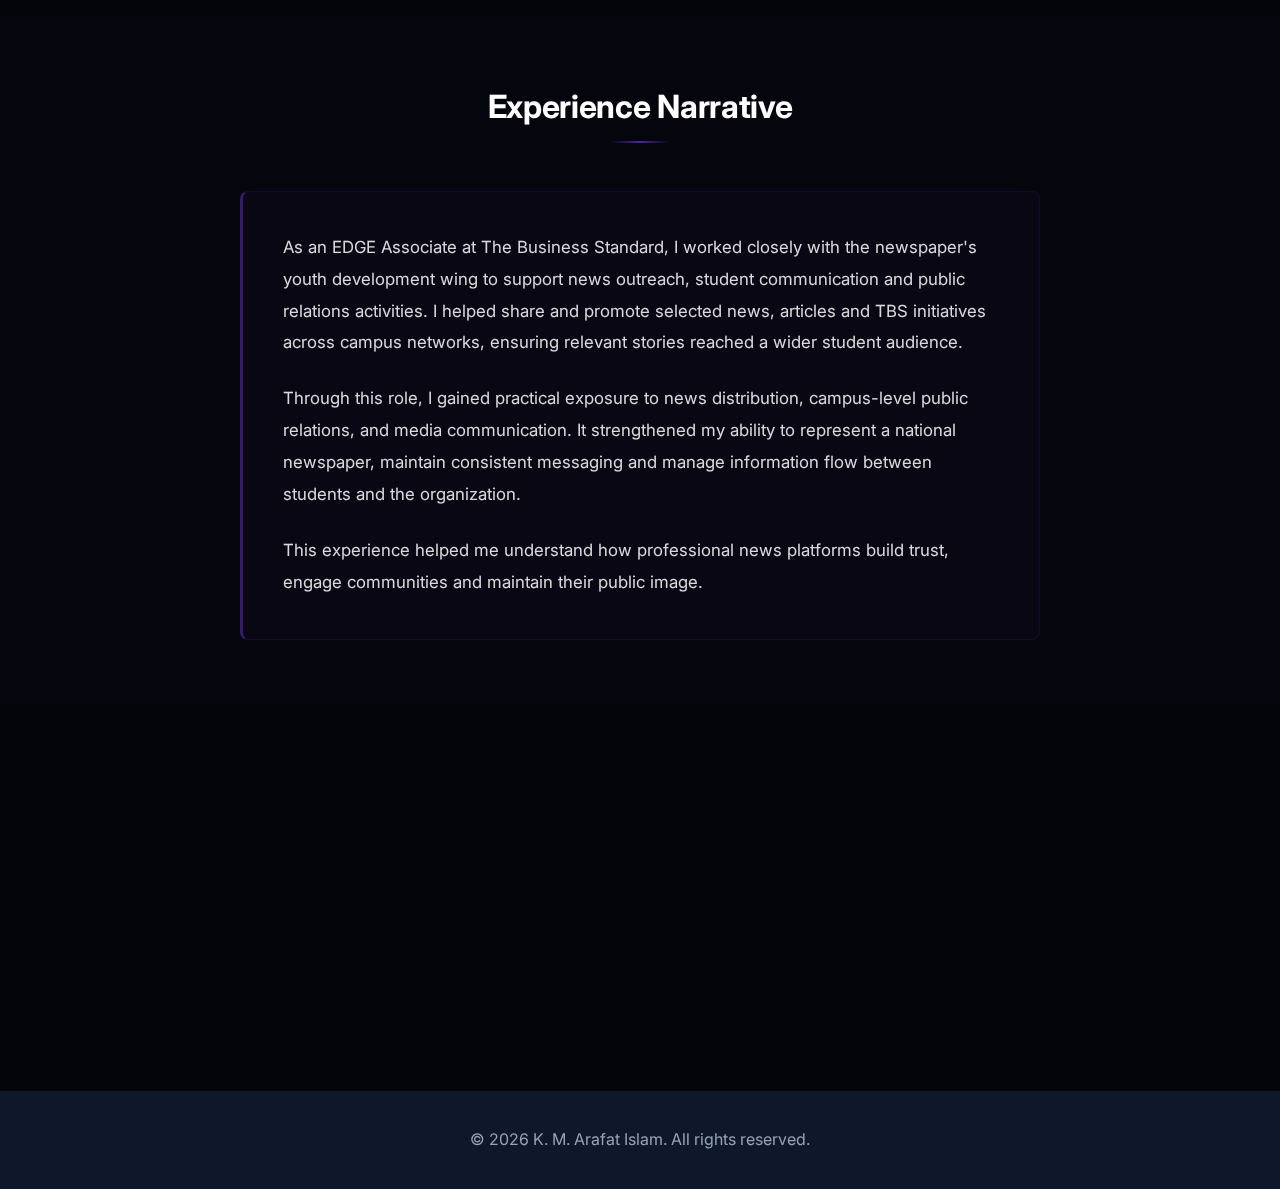
<file: tbs-edge.html>
<!DOCTYPE html>
<html lang="en">
<head>
    <meta charset="UTF-8">
    <meta name="viewport" content="width=device-width, initial-scale=1.0">
    <meta name="description" content="EDGE Associate - The Business Standard - K M Arafat Islam">
    <title>TBS EDGE Associate | K M Arafat Islam</title>
    <link rel="stylesheet" href="styles.css">
    <link rel="stylesheet" href="https://cdnjs.cloudflare.com/ajax/libs/font-awesome/6.4.0/css/all.min.css">
    <link rel="preconnect" href="https://fonts.googleapis.com">
    <link rel="preconnect" href="https://fonts.gstatic.com" crossorigin>
    <link href="https://fonts.googleapis.com/css2?family=Inter:wght@400;500;600;700;800&display=swap" rel="stylesheet">
</head>
<body>
    <!-- Navigation -->
    <nav class="navbar">
        <div class="container">
            <div class="logo">
                <h2>K. M. Arafat Islam</h2>
            </div>
            <ul class="nav-menu">
                <li><a href="/#home" class="nav-link">Home</a></li>
                <li><a href="/#about" class="nav-link">About</a></li>
                <li><a href="/#education" class="nav-link">Education</a></li>
                <li><a href="/#publications" class="nav-link">Publications</a></li>
                <li><a href="/#eca" class="nav-link">ECA</a></li>
                <li><a href="/#skills" class="nav-link">Skills & Certifications</a></li>
                <li><a href="/#events" class="nav-link">Events</a></li>
                <li><a href="/#contact" class="nav-link">Contact</a></li>
            </ul>
            <div class="hamburger">
                <span class="bar"></span>
                <span class="bar"></span>
                <span class="bar"></span>
            </div>
        </div>
    </nav>

    <!-- Back Button & Breadcrumb -->
    <div class="tbs-back-container">
        <div class="container">
            <button class="tbs-back-btn" onclick="handleTBSBackNavigation()">
                <i class="fas fa-arrow-left"></i>
                Back
            </button>
            <div class="tbs-breadcrumb">
                <span>ECA</span>
                <i class="fas fa-chevron-right"></i>
                <span>The Business Standard</span>
            </div>
        </div>
    </div>

    <!-- Hero Section -->
    <section class="tbs-hero">
        <div class="tbs-hero-pattern"></div>
        <div class="container">
            <div class="tbs-hero-grid">
                <div class="tbs-hero-left">
                    <div class="tbs-badge">
                        Media Outreach • Campus PR
                    </div>
                    <h1 class="tbs-hero-title">EDGE Associate</h1>
                    <p class="tbs-hero-org">The Business Standard</p>
                    <p class="tbs-hero-subtitle">
                        Supported campus-level news outreach and communication—helping distribute selected stories and initiatives through student networks.
                    </p>
                    
                    <div class="tbs-links-row">
                        <a href="https://www.tbsnews.net/" target="_blank" rel="noopener noreferrer" class="tbs-link tbs-link-active">
                            <i class="fas fa-globe"></i>
                            <span>Website</span>
                        </a>
                        <button class="tbs-link tbs-link-disabled" disabled title="Link pending">
                            <i class="fab fa-facebook"></i>
                            <span>Facebook (Link pending)</span>
                        </button>
                    </div>
                </div>

                <div class="tbs-hero-right">
                    <div class="tbs-newsroom-panel">
                        <h3 class="tbs-panel-title">Newsroom Metrics</h3>
                        <div class="tbs-metrics-grid">
                            <div class="tbs-metric-card">
                                <i class="fas fa-share-nodes"></i>
                                <span>Content Distribution Support</span>
                            </div>
                            <div class="tbs-metric-card">
                                <i class="fas fa-university"></i>
                                <span>Campus Outreach</span>
                            </div>
                            <div class="tbs-metric-card">
                                <i class="fas fa-bullhorn"></i>
                                <span>PR & Messaging</span>
                            </div>
                            <div class="tbs-metric-card">
                                <i class="fas fa-stream"></i>
                                <span>Consistent Information Flow</span>
                            </div>
                        </div>
                    </div>
                </div>
            </div>
        </div>
    </section>

    <!-- What I Did Section -->
    <section class="tbs-scope">
        <div class="container">
            <div class="tbs-section-header">
                <h2 class="tbs-section-title">What I Did</h2>
                <div class="tbs-section-divider"></div>
            </div>
            <div class="tbs-scope-grid">
                <div class="tbs-scope-item">
                    <div class="tbs-scope-icon">
                        <i class="fas fa-newspaper"></i>
                    </div>
                    <p>Shared and promoted selected news/articles and TBS initiatives through campus networks</p>
                </div>
                <div class="tbs-scope-item">
                    <div class="tbs-scope-icon">
                        <i class="fas fa-comments"></i>
                    </div>
                    <p>Maintained consistent messaging and announcement clarity</p>
                </div>
                <div class="tbs-scope-item">
                    <div class="tbs-scope-icon">
                        <i class="fas fa-users"></i>
                    </div>
                    <p>Supported student communication and outreach coordination</p>
                </div>
                <div class="tbs-scope-item">
                    <div class="tbs-scope-icon">
                        <i class="fas fa-building"></i>
                    </div>
                    <p>Strengthened public representation of a national news brand</p>
                </div>
            </div>
        </div>
    </section>

    <!-- What I Learned Section -->
    <section class="tbs-learned">
        <div class="container">
            <div class="tbs-section-header">
                <h2 class="tbs-section-title">What I Learned from a News Organization</h2>
                <div class="tbs-section-divider"></div>
            </div>
            <div class="tbs-learned-grid">
                <div class="tbs-learned-card">
                    <div class="tbs-learned-icon">
                        <i class="fas fa-certificate"></i>
                    </div>
                    <h3>Credibility & Trust Building</h3>
                </div>
                <div class="tbs-learned-card">
                    <div class="tbs-learned-icon">
                        <i class="fas fa-message"></i>
                    </div>
                    <h3>Clear Messaging</h3>
                </div>
                <div class="tbs-learned-card">
                    <div class="tbs-learned-icon">
                        <i class="fas fa-shield-halved"></i>
                    </div>
                    <h3>Responsible Information Sharing</h3>
                </div>
                <div class="tbs-learned-card">
                    <div class="tbs-learned-icon">
                        <i class="fas fa-microphone"></i>
                    </div>
                    <h3>Public Representation & Brand Voice</h3>
                </div>
            </div>
        </div>
    </section>

    <!-- Experience Narrative Section -->
    <section class="tbs-narrative">
        <div class="container">
            <div class="tbs-section-header">
                <h2 class="tbs-section-title">Experience Narrative</h2>
                <div class="tbs-section-divider"></div>
            </div>
            <div class="tbs-narrative-content">
                <p>As an EDGE Associate at The Business Standard, I worked closely with the newspaper's youth development wing to support news outreach, student communication and public relations activities. I helped share and promote selected news, articles and TBS initiatives across campus networks, ensuring relevant stories reached a wider student audience.</p>
                
                <p>Through this role, I gained practical exposure to news distribution, campus-level public relations, and media communication. It strengthened my ability to represent a national newspaper, maintain consistent messaging and manage information flow between students and the organization.</p>
                
                <p>This experience helped me understand how professional news platforms build trust, engage communities and maintain their public image.</p>
            </div>
        </div>
    </section>

    <!-- Bottom CTA Section -->
    <section class="tbs-cta">
        <div class="container">
            <div class="tbs-cta-card">
                <h2>Need someone who understands communication, outreach, and brand voice?</h2>
                <div class="tbs-cta-buttons">
                    <a href="/#contact" class="tbs-cta-btn tbs-cta-primary">
                        <i class="fas fa-envelope"></i>
                        Contact Me
                    </a>
                    <a href="/#eca" class="tbs-cta-btn tbs-cta-secondary">
                        <i class="fas fa-arrow-left"></i>
                        Back to ECA
                    </a>
                </div>
            </div>
        </div>
    </section>

    <!-- Footer -->
    <footer class="footer">
        <div class="container">
            <p>&copy; <span id="tbs-year"></span> K. M. Arafat Islam. All rights reserved.</p>
        </div>
    </footer>

    <script src="tbs-edge.js"></script>
    <script>
        document.getElementById('tbs-year').textContent = new Date().getFullYear();
    </script>
</body>
</html>
</file>
<file: styles.css>
/* ==================== Reset & Base Styles ==================== */
* {
    margin: 0;
    padding: 0;
    box-sizing: border-box;
}

:root {
    /* Design Tokens */
    --radius-sm: 8px;
    --radius-md: 12px;
    --radius-lg: 16px;
    --radius-full: 999px;
    --section-padding: 5rem;
    --card-padding: 1.5rem;
    --transition-base: 200ms ease-out;
    
    /* Dark Theme Colors */
    --bg: #070711;
    --bg2: #0E0E1A;
    --card: rgba(255, 255, 255, 0.05);
    --card2: #0E0E1A;
    --border: rgba(255, 255, 255, 0.1);
    --text: #F5F5F7;
    --muted: #94A3B8;
    --heading: #F5F5F7;
    --primary: #7C3AED;
    --primary2: #3B82F6;
    --btnText: #FFFFFF;
    --ring: rgba(124, 58, 237, 0.4);
    --shadow: 0 4px 20px rgba(0, 0, 0, 0.15);
    --shadow-sm: 0 2px 8px rgba(0, 0, 0, 0.1);
    --shadow-md: 0 4px 20px rgba(0, 0, 0, 0.15);
    --shadow-lg: 0 12px 40px rgba(0, 0, 0, 0.2);
    --card-hover-shadow: 0 12px 40px rgba(124, 58, 237, 0.25);
    --overlay-bg: rgba(7, 7, 17, 0.92);
    --input-bg: rgba(14, 14, 26, 0.95);
    --input-placeholder: rgba(255, 255, 255, 0.4);
    
    /* Legacy aliases */
    --bg-main: #070711;
    --bg-surface: #0E0E1A;
    --bg-card: rgba(255, 255, 255, 0.05);
    --border-color: rgba(255, 255, 255, 0.1);
    --border-purple: rgba(124, 58, 237, 0.25);
    --border-blue: rgba(59, 130, 246, 0.2);
    --purple: #7C3AED;
    --blue: #3B82F6;
    --accent-purple: #7C3AED;
    --text-main: #F5F5F7;
    --text-secondary: #94A3B8;
    --text-muted: #94A3B8;
    --gradient-purple-blue: linear-gradient(135deg, #7C3AED, #3B82F6);
    --shadow-purple: 0 8px 32px rgba(124, 58, 237, 0.25);
    --shadow-blue: 0 8px 32px rgba(59, 130, 246, 0.2);
}

:root {
    /* Legacy colors for compatibility */
    --bg-dark: #070711;
    --bg-secondary: #0A0A14;
    --text-primary: #F5F5F7;
    --glow-purple: rgba(124, 58, 237, 0.4);
    --glow-blue: rgba(59, 130, 246, 0.4);
    --primary-color: #6366f1;
    --secondary-color: #8b5cf6;
    --accent-color: #ec4899;
    --dark-bg: #0f172a;
    --light-bg: #f8fafc;
    --dark-text: #1e293b;
    --light-text: #94a3b8;
    --white: #ffffff;
    --gradient: linear-gradient(135deg, var(--primary-color), var(--secondary-color));
    --shadow: 0 10px 30px rgba(0, 0, 0, 0.1);
    --shadow-lg: 0 20px 60px rgba(0, 0, 0, 0.3);
}

html {
    scroll-behavior: smooth;
    overflow-x: hidden;
}

body {
    font-family: 'Inter', -apple-system, BlinkMacSystemFont, 'Segoe UI', sans-serif;
    line-height: 1.7;
    color: var(--text);
    background-color: var(--bg);
    position: relative;
    overflow-x: hidden;
    font-size: 16px;
    -webkit-font-smoothing: antialiased;
    -moz-osx-font-smoothing: grayscale;
    transition: background-color var(--transition-base), color var(--transition-base);
}

body::after {
    content: '';
    position: fixed;
    top: 0;
    left: 0;
    width: 100%;
    height: 100%;
    background-image: url("data:image/svg+xml,%3Csvg viewBox='0 0 400 400' xmlns='http://www.w3.org/2000/svg'%3E%3Cfilter id='noiseFilter'%3E%3CfeTurbulence type='fractalNoise' baseFrequency='0.9' numOctaves='3' stitchTiles='stitch'/%3E%3C/filter%3E%3Crect width='100%25' height='100%25' filter='url(%23noiseFilter)' opacity='0.03'/%3E%3C/svg%3E");
    pointer-events: none;
    z-index: 1;
    opacity: 0.5;
}

img {
    max-width: 100%;
    height: auto;
}

/* Container Responsive Widths */
.container {
    width: 100%;
    margin: 0 auto;
    padding: 0 1rem;
    max-width: 1280px;
}

@media (min-width: 640px) {
    .container {
        padding: 0 1.5rem;
    }
}

@media (min-width: 768px) {
    .container {
        padding: 0 2rem;
    }
}

@media (min-width: 1024px) {
    .container {
        padding: 0 2.5rem;
        max-width: 1280px;
    }
}

@media (min-width: 1280px) {
    .container {
        max-width: 1400px;
        padding: 0 3rem;
    }
}

/* ==================== Global Animated Background ====================*/
body::before {
    content: '';
    position: fixed;
    top: 0;
    left: 0;
    right: 0;
    bottom: 0;
    background: 
        radial-gradient(circle at 20% 30%, rgba(124, 58, 237, 0.15) 0%, transparent 50%),
        radial-gradient(circle at 80% 70%, rgba(59, 130, 246, 0.12) 0%, transparent 50%),
        radial-gradient(circle at 50% 50%, rgba(124, 58, 237, 0.08) 0%, transparent 60%);
    opacity: 0.6;
    z-index: -2;
    animation: globalBlobMove 40s ease-in-out infinite;
    pointer-events: none;
}

body::after {
    content: '';
    position: fixed;
    top: 0;
    left: 0;
    right: 0;
    bottom: 0;
    background-image: url("data:image/svg+xml,%3Csvg viewBox='0 0 400 400' xmlns='http://www.w3.org/2000/svg'%3E%3Cfilter id='noiseFilter'%3E%3CfeTurbulence type='fractalNoise' baseFrequency='0.9' numOctaves='4' stitchTiles='stitch'/%3E%3C/filter%3E%3Crect width='100%25' height='100%25' filter='url(%23noiseFilter)' opacity='0.03'/%3E%3C/svg%3E");
    opacity: 0.5;
    z-index: -1;
    pointer-events: none;
}

@keyframes globalBlobMove {
    0%, 100% { 
        transform: translate(0, 0) scale(1);
        opacity: 0.6;
    }
    33% { 
        transform: translate(30px, -30px) scale(1.05);
        opacity: 0.7;
    }
    66% { 
        transform: translate(-20px, 20px) scale(0.95);
        opacity: 0.5;
    }
}

@media (prefers-reduced-motion: reduce) {
    body::before {
        animation: none;
    }
}

.container {
    max-width: 1280px;
    margin: 0 auto;
    padding: 0 32px;
}

@media (max-width: 768px) {
    .container {
        padding: 0 24px;
    }
}

@media (max-width: 480px) {
    .container {
        padding: 0 16px;
    }
}

/* ==================== Global Section Spacing ==================== */
section {
    padding-block: clamp(40px, 4.5vw, 56px);
}

/* ==================== Reveal Animation System ==================== */
.reveal {
    opacity: 0;
    transform: translateY(16px);
    filter: blur(6px);
    transition: opacity 0.7s cubic-bezier(0.16, 1, 0.3, 1),
                transform 0.7s cubic-bezier(0.16, 1, 0.3, 1),
                filter 0.7s cubic-bezier(0.16, 1, 0.3, 1);
}

.reveal.revealed {
    opacity: 1;
    transform: translateY(0);
    filter: blur(0);
}

.reveal-stagger {
    opacity: 0;
    transform: translateY(16px);
    filter: blur(6px);
    transition: opacity 0.6s cubic-bezier(0.16, 1, 0.3, 1),
                transform 0.6s cubic-bezier(0.16, 1, 0.3, 1),
                filter 0.6s cubic-bezier(0.16, 1, 0.3, 1);
}

.reveal-stagger.revealed {
    opacity: 1;
    transform: translateY(0);
    filter: blur(0);
}

@media (prefers-reduced-motion: reduce) {
    .reveal,
    .reveal-stagger {
        opacity: 1;
        transform: none;
        filter: none;
        transition: none;
    }
}

/* ==================== Route Transition ==================== */
.page-transition {
    animation: pageEnter 0.5s cubic-bezier(0.16, 1, 0.3, 1);
}

@keyframes pageEnter {
    from {
        opacity: 0;
        transform: translateY(12px);
    }
    to {
        opacity: 1;
        transform: translateY(0);
    }
}

@media (prefers-reduced-motion: reduce) {
    .page-transition {
        animation: none;
    }
}

.section-title {
    font-size: clamp(1.75rem, 5vw, 2.5rem);
    text-align: center;
    margin-bottom: clamp(2rem, 5vw, 3.125rem);
    position: relative;
    color: var(--dark-text);
    padding: 0 1rem;
}

.section-title::after {
    content: '';
    position: absolute;
    bottom: -10px;
    left: 50%;
    transform: translateX(-50%);
    width: clamp(60px, 15vw, 80px);
    height: 4px;
    background: var(--gradient);
    border-radius: 2px;
}

.section-subtitle {
    text-align: center;
    font-size: clamp(1rem, 2vw, 1.1rem);
    color: var(--light-text);
    margin-top: -30px;
    margin-bottom: clamp(2rem, 5vw, 3.125rem);
    padding: 0 1rem;
}

/* ==================== Navigation ==================== */
.navbar {
    position: fixed;
    top: 0;
    width: 100%;
    background: rgba(7, 7, 17, 0.85);
    backdrop-filter: blur(20px);
    border-bottom: 1px solid var(--border-purple);\n    box-shadow: 0 4px 30px rgba(0, 0, 0, 0.5);
    z-index: 1000;
    transition: all 0.3s cubic-bezier(0.16, 1, 0.3, 1);
}

[data-theme="light"] .navbar {
    background: rgba(247, 248, 251, 0.85);
    box-shadow: 0 2px 16px rgba(0, 0, 0, 0.06);
}

.navbar::after {
    content: '';
    position: absolute;
    bottom: 0;
    left: 0;
    width: var(--scroll-progress, 0%);
    height: 2px;
    background: var(--gradient-purple-blue);
    transition: width 0.1s linear;
}

.navbar .container {
    display: flex;
    justify-content: space-between;
    align-items: center;
    padding: 1rem 1.5rem;
}

@media (min-width: 1024px) {
    .navbar .container {
        padding: 1rem 2rem;
    }
}

.nav-brand-group {
    display: flex;
    align-items: center;
    gap: 12px;
}

.logo {
    display: flex;
    align-items: center;
}

.logo h2 {
    background: linear-gradient(135deg, var(--primary), var(--primary2));
    -webkit-background-clip: text;
    -webkit-text-fill-color: transparent;
    background-clip: text;
    font-size: 1.5rem;
    font-weight: 700;
    margin: 0;
}

.nav-menu {
    display: flex;
    list-style: none;
    gap: 2.5rem;
}

.nav-link {
    text-decoration: none;
    color: var(--text);
    font-weight: 500;
    transition: all 0.3s cubic-bezier(0.16, 1, 0.3, 1);
    position: relative;
    font-size: 0.95rem;
}

.nav-link::after {
    content: '';
    position: absolute;
    bottom: -5px;
    left: 0;
    width: 0;
    height: 2px;
    background: linear-gradient(135deg, var(--primary), var(--primary2));
    transition: width 0.3s cubic-bezier(0.16, 1, 0.3, 1);
    border-radius: 2px;
}

.nav-link:hover,
.nav-link.active {
    color: var(--primary);
}

.nav-link:hover::after,
.nav-link.active::after {
    width: 100%;
}

.hamburger {
    display: none;
    flex-direction: column;
    cursor: pointer;
}

.hamburger .bar {
    width: 25px;
    height: 3px;
    background: var(--text-main);
    margin: 3px 0;
    transition: all 0.3s ease;
}

/* ==================== Responsive Navigation ==================== */
@media (max-width: 1023px) {
    .nav-menu {
        position: fixed;
        left: -100%;
        top: 70px;
        flex-direction: column;
        background: rgba(14, 14, 26, 0.98);
        width: 100%;
        text-align: center;
        transition: left 0.3s ease;
        box-shadow: 0 10px 27px rgba(0, 0, 0, 0.5);
        padding: 2rem 0;
        gap: 0;
        backdrop-filter: blur(20px);
        border-top: 1px solid var(--border-purple);
        max-height: calc(100vh - 70px);
        overflow-y: auto;
    }

    .nav-menu li {
        margin: 0;
        width: 100%;
    }

    .nav-menu li a {
        display: block;
        padding: 1rem 2rem;
        font-size: 1.1rem;
    }

    .nav-menu.active {
        left: 0;
    }

    .hamburger {
        display: flex;
    }

    .hamburger.active .bar:nth-child(1) {
        transform: translateY(9px) rotate(45deg);
    }

    .hamburger.active .bar:nth-child(2) {
        opacity: 0;
    }

    .hamburger.active .bar:nth-child(3) {
        transform: translateY(-9px) rotate(-45deg);
    }
}

@media (max-width: 640px) {
    .logo h2 {
        font-size: 1.1rem;
    }
    
    .navbar .container {
        padding: 0.875rem 1rem;
    }
    
    .nav-brand-group {
        gap: 10px;
    }
    
    .search-toggle-btn {
        width: 36px;
        height: 36px;
        font-size: 14px;
    }
}

/* ==================== Search Icon Toggle ==================== */
.search-toggle-btn {
    width: 38px;
    height: 38px;
    display: flex;
    align-items: center;
    justify-content: center;
    background: rgba(124, 58, 237, 0.1);
    border: 1px solid rgba(124, 58, 237, 0.3);
    border-radius: 50%;
    color: rgba(124, 58, 237, 0.9);
    font-size: 16px;
    cursor: pointer;
    transition: all 0.3s ease;
    outline: none;
    flex-shrink: 0;
}

.search-toggle-btn:hover {
    background: linear-gradient(135deg, var(--primary), var(--primary2));
    color: #FFFFFF;
    border-color: transparent;
    box-shadow: 0 0 0 4px var(--ring);
}

.search-toggle-btn i {
    pointer-events: none;
}

/* ==================== Search Overlay ==================== */
.search-overlay {
    position: fixed;
    top: 0;
    left: 0;
    width: 100%;
    height: 100%;
    background: var(--overlay-bg);
    backdrop-filter: blur(8px);
    z-index: 10000;
    display: flex;
    align-items: flex-start;
    justify-content: center;
    padding-top: 120px;
    opacity: 0;
    visibility: hidden;
    transition: all 0.3s ease;
}

.search-overlay.active {
    opacity: 1;
    visibility: visible;
}

.search-overlay-content {
    width: 100%;
    max-width: 520px;
    padding: 0 20px;
}

.search-overlay-header {
    display: flex;
    align-items: center;
    gap: 12px;
    margin-bottom: 12px;
}

.search-overlay-input {
    flex: 1;
    padding: 14px 20px;
    background: var(--input-bg);
    border: 1px solid var(--border);
    border-radius: 12px;
    color: var(--text);
    font-size: 1rem;
    font-family: 'Inter', sans-serif;
    outline: none;
    transition: all 0.3s ease;
}

.search-overlay-input::placeholder {
    color: var(--input-placeholder);
}

.search-overlay-input:focus {
    border-color: var(--primary);
    box-shadow: 0 0 0 4px var(--ring);
}

.search-overlay-input:focus {
    border-color: rgba(124, 58, 237, 0.7);
    box-shadow: 0 4px 16px rgba(124, 58, 237, 0.3);
}

.search-close-btn {
    width: 42px;
    height: 42px;
    display: flex;
    align-items: center;
    justify-content: center;
    background: rgba(124, 58, 237, 0.15);
    border: 1px solid rgba(124, 58, 237, 0.3);
    border-radius: 10px;
    color: rgba(124, 58, 237, 0.9);
    font-size: 18px;
    cursor: pointer;
    transition: all 0.3s ease;
    outline: none;
    flex-shrink: 0;
}

.search-close-btn:hover {
    background: rgba(124, 58, 237, 0.25);
    border-color: rgba(124, 58, 237, 0.6);
}

.search-results-dropdown {
    background: var(--card2);
    border: 1px solid var(--border);
    border-radius: 16px;
    max-height: 420px;
    overflow-y: auto;
    opacity: 0;
    visibility: hidden;
    transform: translateY(-10px);
    transition: all 0.3s ease;
    box-shadow: var(--shadow-lg);
    backdrop-filter: blur(10px);
}

.search-results-dropdown.active {
    opacity: 1;
    visibility: visible;
    transform: translateY(0);
}

.search-result-item {
    display: flex;
    align-items: center;
    gap: 12px;
    padding: 12px 16px;
    cursor: pointer;
    transition: all 0.2s ease;
    border-bottom: 1px solid var(--border);
}

.search-result-item:last-child {
    border-bottom: none;
}

.search-result-item:hover,
.search-result-item.focused {
    background: var(--card);
}

[data-theme="light"] .search-result-item:hover,
[data-theme="light"] .search-result-item.focused {
    background: rgba(124, 58, 237, 0.08);
}

.search-result-icon {
    width: 36px;
    height: 36px;
    display: flex;
    align-items: center;
    justify-content: center;
    background: rgba(124, 58, 237, 0.15);
    border-radius: 8px;
    flex-shrink: 0;
}

.search-result-icon i {
    color: var(--purple);
    font-size: 0.95rem;
}

.search-result-content {
    flex: 1;
    min-width: 0;
}

.search-result-title {
    font-size: 0.95rem;
    font-weight: 600;
    color: var(--text-main);
    margin-bottom: 2px;
    white-space: nowrap;
    overflow: hidden;
    text-overflow: ellipsis;
}

.search-result-subtitle {
    font-size: 0.8rem;
    color: var(--text-muted);
    white-space: nowrap;
    overflow: hidden;
    text-overflow: ellipsis;
}

.search-result-type {
    font-size: 0.75rem;
    color: rgba(124, 58, 237, 0.8);
    text-transform: uppercase;
    letter-spacing: 0.5px;
    font-weight: 600;
    flex-shrink: 0;
}

.search-no-results {
    padding: 24px;
    text-align: center;
    color: var(--text-muted);
    font-size: 0.9rem;
}

.search-results-dropdown::-webkit-scrollbar {
    width: 6px;
}

.search-results-dropdown::-webkit-scrollbar-track {
    background: rgba(0, 0, 0, 0.2);
    border-radius: 10px;
}

.search-results-dropdown::-webkit-scrollbar-thumb {
    background: rgba(124, 58, 237, 0.5);
    border-radius: 10px;
}

.search-results-dropdown::-webkit-scrollbar-thumb:hover {
    background: rgba(124, 58, 237, 0.7);
}

/* ==================== Home Section ==================== */
.home-section {
    min-height: 100vh;
    display: flex;
    align-items: center;
    position: relative;
    padding-top: 80px;
    padding-bottom: 0;
    overflow: hidden;
    background: var(--bg);
}

/* Animated spotlight glow behind hero text */
.home-section::before {
    content: '';
    position: absolute;
    top: 50%;
    left: 20%;
    transform: translate(-50%, -50%);
    width: 600px;
    height: 600px;
    background: radial-gradient(circle, rgba(124, 58, 237, 0.18) 0%, rgba(124, 58, 237, 0.08) 35%, transparent 70%);
    filter: blur(80px);
    opacity: 0.6;
    z-index: 0;
    animation: spotlight 8s ease-in-out infinite;
}

.home-section::after {
    content: '';
    position: absolute;
    bottom: 10%;
    right: 15%;
    width: 500px;
    height: 500px;
    background: radial-gradient(circle, rgba(59, 130, 246, 0.12) 0%, transparent 70%);
    filter: blur(90px);
    opacity: 0.4;
    z-index: 0;
    animation: spotlight 10s ease-in-out infinite reverse;
}

@keyframes spotlight {
    0%, 100% { 
        transform: translate(-50%, -50%) scale(1);
        opacity: 0.6;
    }
    50% { 
        transform: translate(-50%, -50%) scale(1.15);
        opacity: 0.8;
    }
}

.hero-container {
    max-width: 1320px;
    margin: 0 auto;
    padding: 0 48px;
    position: relative;
    z-index: 1;
    width: 100%;
}

@media (max-width: 768px) {
    .hero-container {
        padding: 0 24px;
    }
}

@media (max-width: 480px) {
    .hero-container {
        padding: 0 20px;
    }
}

.hero-content {
    display: grid;
    grid-template-columns: repeat(12, 1fr);
    gap: 60px;
    align-items: center;
    min-height: calc(100vh - 160px);
}

/* Left Side - Text Content (7 columns) */
.hero-text {
    grid-column: 1 / 8;
    opacity: 0;
    animation: fadeInUp 0.8s ease forwards;
    animation-delay: 0.2s;
}

@media (prefers-reduced-motion: reduce) {
    .hero-text {
        opacity: 1;
        animation: none;
    }
}

.greeting {
    font-size: 0.95rem;
    color: rgba(255, 255, 255, 0.5);
    margin-bottom: 16px;
    letter-spacing: 1px;
    font-weight: 400;
    text-transform: uppercase;
}

.hero-name {
    font-size: clamp(2.25rem, 8vw, 4.25rem);
    margin-bottom: 8px;
    background: var(--gradient-purple-blue);
    -webkit-background-clip: text;
    -webkit-text-fill-color: transparent;
    background-clip: text;
    font-weight: 800;
    letter-spacing: -2px;
    line-height: 1.1;
}

/* Thin gradient accent line under name */
.hero-name-accent {
    width: 150px;
    height: 3px;
    background: var(--gradient-purple-blue);
    border-radius: 10px;
    margin-bottom: 24px;
    opacity: 0;
    animation: fadeInUp 0.8s ease forwards;
    animation-delay: 0.4s;
}

@media (prefers-reduced-motion: reduce) {
    .hero-name-accent {
        opacity: 1;
        animation: none;
    }
}

.hero-subtitle {
    font-size: clamp(1rem, 2.5vw, 1.15rem);
    color: var(--text-main);
    margin-bottom: 20px;
    font-weight: 500;
    line-height: 1.5;
    display: flex;
    align-items: center;
    flex-wrap: wrap;
    gap: 12px;
}

.subtitle-text {
    position: relative;
}

.subtitle-separator {
    color: rgba(124, 58, 237, 0.6);
    font-weight: 400;
}

.hero-description {
    font-size: clamp(0.95rem, 2vw, 1.05rem);
    color: rgba(255, 255, 255, 0.65);
    margin-bottom: 36px;
    line-height: 1.7;
    max-width: 540px;
    display: -webkit-box;
    -webkit-line-clamp: 2;
    line-clamp: 2;
    -webkit-box-orient: vertical;
    overflow: hidden;
}

.hero-buttons {
    display: flex;
    gap: 16px;
    margin-bottom: 36px;
    flex-wrap: wrap;
    opacity: 0;
    animation: fadeInUp 0.8s ease forwards;
    animation-delay: 0.6s;
}

@media (prefers-reduced-motion: reduce) {
    .hero-buttons {
        opacity: 1;
        animation: none;
    }
}

.btn-primary-gradient,
.btn-outline {
    padding: 12px 28px;
    border-radius: 10px;
    text-decoration: none;
    font-weight: 600;
    font-size: 0.95rem;
    display: inline-flex;
    align-items: center;
    gap: 8px;
    position: relative;
    overflow: hidden;
    transition: all 0.3s cubic-bezier(0.16, 1, 0.3, 1);
    cursor: pointer;
    height: 46px;
}

.btn-primary-gradient {
    background: linear-gradient(135deg, var(--primary), var(--primary2));
    color: var(--btnText);
    border: 1px solid transparent;
    box-shadow: var(--shadow-md);
    transition: all 0.3s ease;
}

.btn-primary-gradient i {
    font-size: 0.85rem;
    transition: transform 0.3s ease;
}

.btn-primary-gradient:hover {
    transform: translateY(-2px);
    box-shadow: 0 8px 28px rgba(124, 58, 237, 0.5);
}

.btn-primary-gradient:hover i {
    transform: translateX(3px);
}

.btn-primary-gradient:active {
    transform: translateY(0) scale(0.98);
    box-shadow: 0 2px 10px rgba(124, 58, 237, 0.4);
}

.btn-outline {
    border: 2px solid var(--border);
    color: var(--text);
    background: var(--card);
    box-shadow: var(--shadow-sm);
    transition: all 0.3s ease;
}

.btn-outline i {
    font-size: 0.85rem;
    transition: transform 0.3s ease;
}

.btn-outline::before {
    content: '';
    position: absolute;
    top: 0;
    left: 0;
    width: 0;
    height: 100%;
    background: linear-gradient(135deg, var(--primary), var(--primary2));
    transition: width 0.3s cubic-bezier(0.16, 1, 0.3, 1);
    z-index: -1;
}

.btn-outline:hover {
    color: var(--btnText);
    border-color: transparent;
    transform: translateY(-2px);
    box-shadow: var(--card-hover-shadow);
}

.btn-outline:hover::before {
    width: 100%;
}

.btn-outline:hover i {
    transform: translateX(3px);
}

.btn-outline:active {
    transform: translateY(0) scale(0.98);
    box-shadow: 0 2px 10px rgba(124, 58, 237, 0.4);
}

.hero-social {
    display: flex;
    gap: 12px;
    opacity: 0;
    animation: fadeInUp 0.8s ease forwards;
    animation-delay: 0.7s;
}

@media (prefers-reduced-motion: reduce) {
    .hero-social {
        opacity: 1;
        animation: none;
    }
}

.hero-social a {
    width: 42px;
    height: 42px;
    border-radius: 10px;
    display: flex;
    align-items: center;
    justify-content: center;
    background: transparent;
    border: 1.5px solid rgba(124, 58, 237, 0.3);
    color: rgba(124, 58, 237, 0.8);
    font-size: 1.05rem;
    transition: all 0.3s ease;
}

.hero-social a:hover {
    background: rgba(124, 58, 237, 0.12);
    color: var(--purple);
    transform: translateY(-2px);
    box-shadow: 0 6px 20px rgba(124, 58, 237, 0.3);
    border-color: rgba(124, 58, 237, 0.5);
}

/* Right Side - Image Card (5 columns) */
.hero-image-wrapper {
    grid-column: 8 / 13;
    display: flex;
    justify-content: center;
    align-items: center;
    opacity: 0;
    animation: fadeInUp 0.8s ease forwards;
    animation-delay: 0.5s;
}

@media (prefers-reduced-motion: reduce) {
    .hero-image-wrapper {
        opacity: 1;
        animation: none;
    }
}

.hero-image-card {
    position: relative;
    border-radius: 28px;
    background: rgba(14, 14, 26, 0.5);
    border: 1px solid rgba(255, 255, 255, 0.08);
    backdrop-filter: blur(20px);
    box-shadow: 
        0 12px 40px rgba(0, 0, 0, 0.4),
        0 0 0 1px rgba(124, 58, 237, 0.1),
        inset 0 1px 0 rgba(255, 255, 255, 0.1),
        inset 0 -1px 0 rgba(0, 0, 0, 0.3);
    max-width: 420px;
    width: 100%;
    overflow: hidden;
    transition: all 0.4s cubic-bezier(0.16, 1, 0.3, 1);
}

.hero-image-card::before {
    content: '';
    position: absolute;
    inset: 0;
    border-radius: 28px;
    padding: 1px;
    background: linear-gradient(135deg, rgba(124, 58, 237, 0.2), rgba(59, 130, 246, 0.2));
    -webkit-mask: linear-gradient(#fff 0 0) content-box, linear-gradient(#fff 0 0);
    -webkit-mask-composite: xor;
    mask-composite: exclude;
    opacity: 0;
    transition: opacity 0.4s ease;
}

.hero-image-card:hover {
    transform: translateY(-8px);
    box-shadow: 
        0 20px 60px rgba(0, 0, 0, 0.5),
        0 0 0 1px rgba(124, 58, 237, 0.3),
        0 0 80px rgba(124, 58, 237, 0.2),
        inset 0 1px 0 rgba(255, 255, 255, 0.15);
}

.hero-image-card:hover::before {
    opacity: 1;
}

.hero-image {
    width: 100%;
    height: 100%;
    border-radius: 28px;
    display: block;
    object-fit: cover;
    aspect-ratio: 3/4;
}

.hero-image-mobile {
    display: block;
}

.hero-image-desktop {
    display: none;
}

@media (min-width: 640px) {
    .hero-image-mobile {
        display: none;
    }
    
    .hero-image-desktop {
        display: block;
    }
}

/* Animations */
@keyframes fadeInUp {
    from {
        opacity: 0;
        transform: translateY(30px);
    }
    to {
        opacity: 1;
        transform: translateY(0);
    }
}

/* Hero Responsive */
@media (max-width: 1024px) {
    .hero-content {
        gap: 48px;
    }
    
    .hero-text {
        grid-column: 1 / 8;
    }
    
    .hero-image-wrapper {
        grid-column: 8 / 13;
    }
}

@media (max-width: 768px) {
    .home-section {
        padding-top: 60px;
    }
    
    .hero-container {
        padding: 0 1rem;
    }
    
    .hero-content {
        grid-template-columns: 1fr;
        gap: 32px;
        min-height: auto;
        padding: 2rem 0;
    }
    
    .hero-text {
        grid-column: 1 / -1;
        text-align: center;
    }
    
    .hero-image-wrapper {
        grid-column: 1 / -1;
        order: -1;
        max-width: 360px;
        margin: 0 auto;
    }
    
    .hero-image-card {
        max-width: 100%;
    }
    
    .hero-name-accent {
        margin-left: auto;
        margin-right: auto;
    }
    
    .hero-subtitle {
        justify-content: center;
    }
    
    .hero-description {
        margin-left: auto;
        margin-right: auto;
        -webkit-line-clamp: 3;
        line-clamp: 3;
    }
    
    .hero-buttons {
        justify-content: center;
        gap: 12px;
    }
    
    .hero-social {
        justify-content: center;
    }
    
    .hero-image-card {
        max-width: 340px;
    }
}

@media (max-width: 480px) {
    .greeting {
        font-size: 0.85rem;
    }
    
    .hero-subtitle {
        font-size: 0.95rem;
        flex-direction: column;
        gap: 6px;
    }
    
    .subtitle-separator {
        display: none;
    }
    
    .hero-description {
        font-size: 0.9rem;
        max-width: 100%;
    }
    
    .btn-primary-gradient,
    .btn-outline {
        width: 100%;
        max-width: 280px;
        justify-content: center;
    }
    
    .hero-buttons {
        width: 100%;
        flex-direction: column;
        align-items: center;
    }
    
    .hero-image-card {
        max-width: 280px;
    }
}

/* ==================== About Section ==================== */
.about-section {
    background: var(--bg);
    padding: clamp(3rem, 8vw, 6.25rem) 0;
}

.about-title-purple {
    background: linear-gradient(135deg, var(--primary), var(--primary2));
    -webkit-background-clip: text;
    -webkit-text-fill-color: transparent;
    background-clip: text;
}

.about-grid {
    display: grid;
    grid-template-columns: repeat(auto-fit, minmax(280px, 1fr));
    gap: 1.5rem;
    margin-top: 3rem;
}

@media (min-width: 640px) {
    .about-grid {
        gap: 1.875rem;
        margin-top: 3.75rem;
    }
}

@media (min-width: 1024px) {
    .about-grid {
        grid-template-columns: repeat(3, 1fr);
        gap: 1.875rem;
    }
}

.about-card {
    background: var(--card);
    border: 1px solid var(--border);
    border-radius: 16px;
    padding: 32px;
    transition: all 0.3s cubic-bezier(0.16, 1, 0.3, 1);
    position: relative;
    overflow: hidden;
}

.about-card::before {
    content: '';
    position: absolute;
    top: 0;
    left: 0;
    right: 0;
    bottom: 0;
    background: radial-gradient(circle at top right, rgba(124, 58, 237, 0.1), transparent 50%);
    opacity: 0;
    transition: opacity 0.3s cubic-bezier(0.16, 1, 0.3, 1);
    pointer-events: none;
}

.about-card::after {
    content: '';
    position: absolute;
    inset: -1px;
    border-radius: 16px;
    padding: 1px;
    background: linear-gradient(135deg, rgba(124, 58, 237, 0.4), rgba(59, 130, 246, 0.4));
    -webkit-mask: linear-gradient(#fff 0 0) content-box, linear-gradient(#fff 0 0);
    -webkit-mask-composite: xor;
    mask: linear-gradient(#fff 0 0) content-box, linear-gradient(#fff 0 0);
    mask-composite: exclude;
    opacity: 0;
    transition: opacity 0.3s cubic-bezier(0.16, 1, 0.3, 1);
    pointer-events: none;
}

.about-card:hover {
    transform: translateY(-5px);
    box-shadow: var(--card-hover-shadow);
}

.about-card:hover::before,
.about-card:hover::after {
    opacity: 1;
}

.about-card-title {
    font-size: 1.25rem;
    font-weight: 700;
    color: var(--heading);
    margin-bottom: 16px;
    line-height: 1.4;
}

.about-card-short {
    font-size: 1rem;
    color: var(--muted);
    line-height: 1.7;
    margin-bottom: 24px;
}

.btn-view-details {
    padding: 12px 24px;
    border-radius: 10px;
    background: transparent;
    border: 2px solid var(--purple);
    color: var(--purple);
    font-weight: 600;
    font-size: 0.95rem;
    cursor: pointer;
    transition: all 0.25s cubic-bezier(0.16, 1, 0.3, 1);
    position: relative;
    overflow: hidden;
    display: inline-flex;
    align-items: center;
    gap: 8px;
}

.btn-view-details::before {
    content: '';
    position: absolute;
    top: 0;
    left: 0;
    width: 0;
    height: 100%;
    background: linear-gradient(135deg, var(--primary), var(--primary2));
    transition: width 0.25s cubic-bezier(0.16, 1, 0.3, 1);
    z-index: -1;
}

.btn-view-details:hover {
    color: var(--btnText);
    border-color: transparent;
    transform: translateY(-2px);
    box-shadow: var(--card-hover-shadow);
}

.btn-view-details:hover::before {
    width: 100%;
}

.btn-view-details:active {
    transform: translateY(0) scale(0.98);
    box-shadow: 0 2px 8px rgba(124, 58, 237, 0.4);
}

/* Modal Styles */
.modal-overlay {
    position: fixed;
    top: 0;
    left: 0;
    right: 0;
    bottom: 0;
    background: var(--overlay-bg);
    backdrop-filter: blur(12px);
    -webkit-backdrop-filter: blur(12px);
    z-index: 9999;
    display: none;
    align-items: center;
    justify-content: center;
    padding: 1rem;
    overflow-y: auto;
}

.modal-overlay.active {
    display: flex;
    animation: fadeIn 0.2s ease-out;
}

@keyframes fadeIn {
    from {
        opacity: 0;
    }
    to {
        opacity: 1;
    }
}

.modal-container {
    max-width: 900px;
    width: 100%;
    margin: auto;
    max-height: 90vh;
    overflow-y: auto;
    animation: modalSlideUp 0.3s ease-out;
}

.modal-content {
    background: var(--card2);
    border: 1px solid var(--border);
    border-radius: 20px;
    padding: clamp(1.5rem, 5vw, 3rem);
    position: relative;
    box-shadow: var(--shadow-lg);
    transition: background-color var(--transition-base), border-color var(--transition-base);
}

.modal-breadcrumb {
    font-size: 0.9rem;
    color: var(--text-muted);
    margin-bottom: 24px;
    display: flex;
    align-items: center;
    gap: 8px;
    flex-wrap: wrap;
}

.breadcrumb-separator {
    color: var(--purple);
}

.modal-close {
    position: sticky;
    top: 1rem;
    right: 1rem;
    float: right;
    width: 40px;
    height: 40px;
    border-radius: 10px;
    background: var(--card);
    border: 1px solid var(--border);
    color: var(--muted);
    font-size: 1.2rem;
    cursor: pointer;
    transition: all 0.25s ease;
    display: flex;
    align-items: center;
    justify-content: center;
    z-index: 10;
}

@media (min-width: 640px) {
    .modal-close {
        top: 1.5rem;
        right: 1.5rem;
    }
}

.modal-close:hover {
    background: linear-gradient(135deg, var(--primary), var(--primary2));
    color: var(--btnText);
    border-color: transparent;
    transform: rotate(90deg) scale(1.1);
}

.modal-close:active {
    transform: translateY(0);
}

.modal-title {
    font-size: clamp(1.5rem, 4vw, 2rem);
    font-weight: 700;
    color: var(--heading);
    margin-bottom: 24px;
    line-height: 1.3;
    padding-right: 3rem;
}

.modal-details {
    font-size: clamp(1rem, 2vw, 1.1rem);
    color: var(--muted);
    line-height: 1.8;
    margin-bottom: 32px;
}

.btn-back {
    padding: 12px 28px;
    border-radius: 10px;
    background: transparent;
    border: 2px solid var(--primary);
    color: var(--primary);
    font-weight: 600;
    font-size: 1rem;
    cursor: pointer;
    transition: all 0.25s ease;
    position: relative;
    overflow: hidden;
    display: inline-flex;
    align-items: center;
    gap: 10px;
}

.btn-back::before {
    content: '';
    position: absolute;
    top: 0;
    left: 0;
    width: 0;
    height: 100%;
    background: linear-gradient(135deg, var(--primary), var(--primary2));
    transition: width 0.25s ease;
    z-index: -1;
}

.btn-back:hover {
    color: #FFFFFF;
    border-color: transparent;
    transform: translateY(-2px);
    box-shadow: 0 8px 24px rgba(124, 58, 237, 0.5);
}

.btn-back:hover::before {
    width: 100%;
}

.btn-back:active {
    transform: translateY(0);
    box-shadow: 0 2px 8px rgba(124, 58, 237, 0.4);
}

@media (max-width: 992px) {
    .about-grid {
        grid-template-columns: repeat(2, 1fr);
    }
}

@media (max-width: 640px) {
    .about-grid {
        grid-template-columns: 1fr;
    }
    
    .modal-content {
        padding: 32px 24px;
    }
    
    .modal-title {
        font-size: 1.5rem;
    }
}

/* Fiverr Details Layout */
.fiverr-details-layout {
    display: flex;
    flex-direction: column;
    gap: 32px;
}

.fiverr-quote-block {
    background: rgba(124, 58, 237, 0.08);
    border-left: 4px solid var(--purple);
    border-radius: 12px;
    padding: 24px 28px;
    position: relative;
}

.quote-icon {
    color: var(--purple);
    font-size: 1.5rem;
    opacity: 0.3;
    position: absolute;
    top: 20px;
    left: 28px;
}

.quote-text {
    font-size: 1.063rem;
    line-height: 1.7;
    color: var(--text-main);
    font-weight: 500;
    margin: 0;
    padding-left: 32px;
}

.fiverr-section {
    padding-top: 8px;
}

.fiverr-section-title {
    font-size: 1.25rem;
    font-weight: 700;
    color: var(--text-main);
    margin-bottom: 20px;
    position: relative;
    padding-bottom: 12px;
}

.fiverr-section-title::after {
    content: '';
    position: absolute;
    bottom: 0;
    left: 0;
    width: 60px;
    height: 3px;
    background: var(--gradient-purple-blue);
    border-radius: 2px;
}

.fiverr-services-grid {
    display: grid;
    grid-template-columns: 1fr;
    gap: 16px;
}

@media (min-width: 640px) {
    .fiverr-services-grid {
        grid-template-columns: repeat(2, 1fr);
    }
}

.fiverr-service-item {
    background: rgba(255, 255, 255, 0.03);
    border: 1px solid rgba(255, 255, 255, 0.08);
    border-radius: 12px;
    padding: 20px;
    display: flex;
    gap: 16px;
    transition: all 0.3s ease;
}

.fiverr-service-item:hover {
    background: rgba(255, 255, 255, 0.05);
    border-color: rgba(124, 58, 237, 0.3);
    transform: translateY(-2px);
}

.service-item-icon {
    width: 48px;
    height: 48px;
    background: rgba(124, 58, 237, 0.15);
    border-radius: 10px;
    display: flex;
    align-items: center;
    justify-content: center;
    flex-shrink: 0;
}

.service-item-icon i {
    font-size: 1.5rem;
    color: var(--purple);
}

.service-item-content h4 {
    font-size: 1.063rem;
    font-weight: 700;
    color: var(--text-main);
    margin: 0 0 8px;
}

.service-item-content p {
    font-size: 0.938rem;
    line-height: 1.6;
    color: rgba(237, 237, 237, 0.7);
    margin: 0;
}

.fiverr-stats-grid {
    display: grid;
    grid-template-columns: 1fr;
    gap: 16px;
}

@media (min-width: 640px) {
    .fiverr-stats-grid {
        grid-template-columns: repeat(2, 1fr);
    }
}

.fiverr-stat-card {
    background: rgba(255, 255, 255, 0.03);
    border: 1px solid rgba(255, 255, 255, 0.08);
    border-radius: 12px;
    padding: 20px;
    display: flex;
    align-items: center;
    gap: 16px;
    transition: all 0.3s ease;
}

.fiverr-stat-card:hover {
    background: rgba(255, 255, 255, 0.05);
    border-color: rgba(124, 58, 237, 0.3);
}

.stat-icon {
    font-size: 1.75rem;
    color: var(--purple);
    flex-shrink: 0;
}

.fiverr-stat-card p {
    font-size: 0.938rem;
    line-height: 1.5;
    color: rgba(237, 237, 237, 0.8);
    margin: 0;
}

.fiverr-text {
    font-size: 1rem;
    line-height: 1.7;
    color: rgba(237, 237, 237, 0.8);
    margin: 0;
}

/* Spirit On Jersey Details Layout */
.spirit-details-layout {
    display: flex;
    flex-direction: column;
    gap: 28px;
}

.spirit-header {
    border-bottom: 1px solid rgba(124, 58, 237, 0.2);
    padding-bottom: 16px;
}

.spirit-subtext {
    font-size: 1.063rem;
    color: rgba(237, 237, 237, 0.7);
    font-style: italic;
    margin: 0;
}

.spirit-story {
    display: flex;
    flex-direction: column;
    gap: 20px;
}

.spirit-story p {
    font-size: 1rem;
    line-height: 1.8;
    color: rgba(237, 237, 237, 0.85);
    margin: 0;
}

.spirit-order-section {
    padding-top: 20px;
}

.spirit-order-title {
    font-size: 1.25rem;
    font-weight: 700;
    color: var(--text-main);
    margin-bottom: 8px;
}

.spirit-order-subtitle {
    font-size: 0.938rem;
    color: rgba(237, 237, 237, 0.6);
    margin: 0 0 24px;
}

.spirit-cta-grid {
    display: grid;
    grid-template-columns: 1fr;
    gap: 20px;
    margin-bottom: 20px;
}

@media (min-width: 768px) {
    .spirit-cta-grid {
        grid-template-columns: repeat(3, 1fr);
    }
}

.spirit-cta-card {
    background: #0E0E1A;
    border: 1px solid rgba(255, 255, 255, 0.1);
    border-radius: 20px;
    padding: 28px 24px;
    display: flex;
    flex-direction: column;
    align-items: center;
    text-align: center;
    transition: all 0.3s ease;
}

.spirit-cta-card:hover {
    border-color: rgba(124, 58, 237, 0.4);
    transform: translateY(-4px);
    box-shadow: 0 12px 40px rgba(124, 58, 237, 0.25);
}

.spirit-cta-icon {
    width: 56px;
    height: 56px;
    background: rgba(124, 58, 237, 0.15);
    border-radius: 14px;
    display: flex;
    align-items: center;
    justify-content: center;
    margin-bottom: 16px;
}

.spirit-cta-icon i {
    font-size: 1.75rem;
    color: var(--purple);
}

.spirit-cta-card h4 {
    font-size: 1.063rem;
    font-weight: 700;
    color: var(--text-main);
    margin: 0 0 10px;
}

.spirit-cta-card p {
    font-size: 0.875rem;
    line-height: 1.5;
    color: rgba(237, 237, 237, 0.65);
    margin: 0 0 20px;
    flex: 1;
}

.spirit-cta-btn {
    display: inline-flex;
    align-items: center;
    justify-content: center;
    padding: 12px 24px;
    background: var(--purple);
    color: white;
    border-radius: 10px;
    font-size: 0.938rem;
    font-weight: 600;
    text-decoration: none;
    transition: all 0.25s ease;
    width: 100%;
}

.spirit-cta-btn:hover {
    background: #6b21a8;
    transform: translateY(-2px);
    box-shadow: 0 6px 20px rgba(124, 58, 237, 0.4);
}

.spirit-order-note {
    font-size: 0.875rem;
    line-height: 1.6;
    color: rgba(237, 237, 237, 0.6);
    background: rgba(124, 58, 237, 0.08);
    border-left: 3px solid var(--purple);
    padding: 12px 16px;
    border-radius: 8px;
    margin: 0;
    display: flex;
    align-items: center;
    gap: 10px;
}

.spirit-order-note i {
    color: var(--purple);
    font-size: 1rem;
    flex-shrink: 0;
}

/* GP Certified Details Layout */
.gp-details-layout {
    display: flex;
    flex-direction: column;
    gap: 0;
}

.gp-content-grid {
    display: grid;
    grid-template-columns: 1fr;
    gap: 32px;
}

@media (min-width: 1024px) {
    .gp-content-grid {
        grid-template-columns: 380px 1fr;
        gap: 40px;
    }
}

.gp-media-column {
    display: flex;
    flex-direction: column;
    gap: 20px;
}

.gp-text-column {
    display: flex;
    flex-direction: column;
}

.gp-media-card {
    background: rgba(255, 255, 255, 0.03);
    border: 1px solid rgba(255, 255, 255, 0.1);
    border-radius: 16px;
    padding: 16px;
    cursor: pointer;
    transition: all 0.3s ease;
    overflow: hidden;
}

.gp-media-card:hover {
    border-color: rgba(124, 58, 237, 0.5);
    transform: translateY(-2px);
    box-shadow: 0 8px 24px rgba(124, 58, 237, 0.25);
}

.gp-media-card img {
    width: 100%;
    height: auto;
    display: block;
    border-radius: 12px;
    margin-bottom: 12px;
}

.gp-media-label {
    font-size: 0.938rem;
    font-weight: 600;
    color: var(--text-main);
    text-align: center;
    margin: 0;
}

.gp-story {
    display: flex;
    flex-direction: column;
    gap: 20px;
    max-width: 720px;
}

.gp-story p {
    font-size: 1rem;
    line-height: 1.8;
    color: rgba(237, 237, 237, 0.85);
    margin: 0;
}

.gp-official-links {
    margin-top: 32px;
    padding-top: 24px;
    border-top: 1px solid rgba(124, 58, 237, 0.15);
}

.gp-official-links h4 {
    font-size: 1rem;
    font-weight: 600;
    color: var(--text-main);
    margin: 0 0 16px;
}

.gp-links-row {
    display: flex;
    flex-wrap: wrap;
    gap: 12px;
}

.gp-link-item {
    display: inline-flex;
    align-items: center;
    gap: 8px;
    padding: 10px 18px;
    background: rgba(124, 58, 237, 0.1);
    border: 1px solid rgba(124, 58, 237, 0.25);
    border-radius: 12px;
    color: rgba(237, 237, 237, 0.85);
    text-decoration: none;
    font-size: 0.875rem;
    font-weight: 500;
    transition: all 0.25s ease;
}

.gp-link-item:hover {
    background: rgba(124, 58, 237, 0.2);
    border-color: rgba(124, 58, 237, 0.5);
    transform: translateY(-2px);
}

.gp-link-item i {
    font-size: 1rem;
    color: var(--purple);
}

/* GP Lightbox */
.gp-lightbox {
    position: fixed;
    top: 0;
    left: 0;
    width: 100%;
    height: 100%;
    z-index: 10000;
    display: none;
}

.gp-lightbox.active {
    display: flex;
    align-items: center;
    justify-content: center;
}

.gp-lightbox-overlay {
    position: absolute;
    top: 0;
    left: 0;
    width: 100%;
    height: 100%;
    background: rgba(0, 0, 0, 0.92);
    cursor: pointer;
}

.gp-lightbox-content {
    position: relative;
    max-width: 90vw;
    max-height: 90vh;
    z-index: 10001;
    display: flex;
    flex-direction: column;
    align-items: center;
    gap: 16px;
}

.gp-lightbox-img {
    max-width: 100%;
    max-height: calc(90vh - 80px);
    border-radius: 16px;
    box-shadow: 0 20px 60px rgba(0, 0, 0, 0.5);
}

.gp-lightbox-label {
    color: white;
    font-size: 1.125rem;
    font-weight: 600;
    text-align: center;
    margin: 0;
}

.gp-lightbox-close {
    position: absolute;
    top: -50px;
    right: 0;
    background: rgba(255, 255, 255, 0.1);
    border: 1px solid rgba(255, 255, 255, 0.2);
    color: white;
    width: 40px;
    height: 40px;
    border-radius: 50%;
    font-size: 1.75rem;
    line-height: 1;
    cursor: pointer;
    transition: all 0.25s ease;
    display: flex;
    align-items: center;
    justify-content: center;
}

.gp-lightbox-close:hover {
    background: rgba(255, 255, 255, 0.2);
    transform: rotate(90deg);
}

.gp-lightbox-nav {
    display: flex;
    gap: 16px;
    margin-top: 8px;
}

.gp-lightbox-prev,
.gp-lightbox-next {
    background: rgba(255, 255, 255, 0.1);
    border: 1px solid rgba(255, 255, 255, 0.2);
    color: white;
    width: 44px;
    height: 44px;
    border-radius: 50%;
    font-size: 1.25rem;
    cursor: pointer;
    transition: all 0.25s ease;
    display: flex;
    align-items: center;
    justify-content: center;
}

.gp-lightbox-prev:hover,
.gp-lightbox-next:hover {
    background: var(--purple);
    border-color: var(--purple);
    transform: scale(1.1);
}

/* ==================== Nebulae Page Styles ==================== */

/* Back Button & Breadcrumb */
.nebulae-back-container {
    background: var(--bg-card);
    border-bottom: 1px solid rgba(255, 255, 255, 0.05);
    padding: 16px 0;
    position: sticky;
    top: 70px;
    z-index: 100;
}

.nebulae-back-container .container {
    display: flex;
    align-items: center;
    justify-content: space-between;
    gap: 20px;
}

.nebulae-back-btn {
    display: inline-flex;
    align-items: center;
    gap: 8px;
    padding: 10px 20px;
    background: rgba(124, 58, 237, 0.1);
    border: 1px solid rgba(124, 58, 237, 0.3);
    border-radius: 30px;
    color: var(--text-main);
    font-size: 0.938rem;
    font-weight: 600;
    cursor: pointer;
    transition: all 0.25s ease;
}

.nebulae-back-btn:hover {
    background: rgba(124, 58, 237, 0.2);
    border-color: var(--purple);
    transform: translateX(-4px);
}

.nebulae-breadcrumb {
    display: flex;
    align-items: center;
    gap: 10px;
    font-size: 0.875rem;
    color: rgba(237, 237, 237, 0.6);
}

.nebulae-breadcrumb i {
    font-size: 0.75rem;
}

.nebulae-breadcrumb span:last-child {
    color: var(--text-main);
    font-weight: 600;
}

/* Hero Section */
.nebulae-hero {
    position: relative;
    padding: 80px 0 100px;
    overflow: hidden;
}

.nebulae-hero-glow {
    position: absolute;
    top: 0;
    left: 50%;
    transform: translateX(-50%);
    width: 800px;
    height: 800px;
    background: radial-gradient(circle, rgba(124, 58, 237, 0.15) 0%, transparent 70%);
    pointer-events: none;
    z-index: 0;
}

.nebulae-hero .container {
    position: relative;
    z-index: 1;
}

.nebulae-hero-grid {
    display: grid;
    grid-template-columns: 1fr;
    gap: 48px;
}

@media (min-width: 1024px) {
    .nebulae-hero-grid {
        grid-template-columns: 1.2fr 0.8fr;
        gap: 60px;
    }
}

.nebulae-badge {
    display: inline-block;
    padding: 8px 16px;
    background: rgba(124, 58, 237, 0.15);
    border: 1px solid rgba(124, 58, 237, 0.3);
    border-radius: 30px;
    font-size: 0.875rem;
    font-weight: 600;
    color: var(--purple);
    margin-bottom: 20px;
}

.nebulae-hero-title {
    font-size: 2.5rem;
    font-weight: 800;
    color: var(--text-main);
    line-height: 1.2;
    margin: 0 0 20px;
}

@media (min-width: 768px) {
    .nebulae-hero-title {
        font-size: 3rem;
    }
}

.nebulae-hero-subtitle {
    font-size: 1.125rem;
    line-height: 1.7;
    color: rgba(237, 237, 237, 0.75);
    margin: 0 0 32px;
    max-width: 600px;
}

.nebulae-quick-stats {
    display: grid;
    grid-template-columns: repeat(auto-fit, minmax(160px, 1fr));
    gap: 16px;
    margin-bottom: 32px;
}

.nebulae-stat-card {
    background: rgba(255, 255, 255, 0.03);
    border: 1px solid rgba(255, 255, 255, 0.08);
    border-radius: 16px;
    padding: 20px;
    display: flex;
    flex-direction: column;
    align-items: center;
    text-align: center;
    gap: 10px;
    transition: all 0.3s ease;
}

.nebulae-stat-card:hover {
    background: rgba(124, 58, 237, 0.08);
    border-color: rgba(124, 58, 237, 0.3);
    transform: translateY(-4px);
}

.nebulae-stat-card i {
    font-size: 1.75rem;
    color: var(--purple);
}

.nebulae-stat-card span {
    font-size: 0.938rem;
    font-weight: 600;
    color: var(--text-main);
}

.nebulae-social-links {
    display: flex;
    flex-wrap: wrap;
    gap: 12px;
}

.nebulae-social-link {
    display: inline-flex;
    align-items: center;
    gap: 8px;
    padding: 12px 20px;
    background: rgba(255, 255, 255, 0.05);
    border: 1px solid rgba(255, 255, 255, 0.1);
    border-radius: 12px;
    color: var(--text-main);
    text-decoration: none;
    font-size: 0.938rem;
    font-weight: 600;
    transition: all 0.25s ease;
}

.nebulae-social-link:hover {
    background: rgba(124, 58, 237, 0.15);
    border-color: rgba(124, 58, 237, 0.4);
    transform: translateY(-2px);
}

.nebulae-social-link i {
    font-size: 1.125rem;
}

.nebulae-outcomes-card {
    background: rgba(255, 255, 255, 0.03);
    border: 1px solid rgba(255, 255, 255, 0.08);
    border-radius: 24px;
    padding: 32px;
    height: fit-content;
}

.nebulae-outcomes-card h3 {
    font-size: 1.5rem;
    font-weight: 700;
    color: var(--text-main);
    margin: 0 0 24px;
}

.nebulae-outcome-item {
    display: flex;
    gap: 16px;
    padding: 20px 0;
    border-bottom: 1px solid rgba(255, 255, 255, 0.05);
}

.nebulae-outcome-item:last-child {
    border-bottom: none;
    padding-bottom: 0;
}

.nebulae-outcome-icon {
    flex-shrink: 0;
    width: 48px;
    height: 48px;
    background: rgba(124, 58, 237, 0.15);
    border-radius: 12px;
    display: flex;
    align-items: center;
    justify-content: center;
}

.nebulae-outcome-icon i {
    font-size: 1.5rem;
    color: var(--purple);
}

.nebulae-outcome-text h4 {
    font-size: 1.063rem;
    font-weight: 600;
    color: var(--text-main);
    margin: 0 0 6px;
}

.nebulae-outcome-text p {
    font-size: 0.875rem;
    line-height: 1.6;
    color: rgba(237, 237, 237, 0.65);
    margin: 0;
}

/* What I Learned Section */
.nebulae-learned {
    padding: 80px 0;
    background: rgba(0, 0, 0, 0.2);
}

.nebulae-section-title {
    font-size: 2rem;
    font-weight: 700;
    color: var(--text-main);
    text-align: center;
    margin: 0 0 60px;
}

.nebulae-learned-grid {
    max-width: 900px;
    margin: 0 auto;
}

.nebulae-timeline {
    display: flex;
    flex-direction: column;
    gap: 0;
}

.nebulae-timeline-item {
    position: relative;
    padding: 0 0 0 48px;
    margin-bottom: 40px;
    opacity: 0;
    transform: translateY(20px);
    transition: all 0.5s ease;
}

.nebulae-timeline-item.revealed {
    opacity: 1;
    transform: translateY(0);
}

.nebulae-timeline-item::before {
    content: '';
    position: absolute;
    left: 14px;
    top: 32px;
    width: 2px;
    height: calc(100% + 40px);
    background: linear-gradient(to bottom, rgba(124, 58, 237, 0.5), transparent);
}

.nebulae-timeline-item:last-child::before {
    display: none;
}

.nebulae-timeline-marker {
    position: absolute;
    left: 0;
    top: 0;
    width: 30px;
    height: 30px;
    background: var(--purple);
    border: 4px solid var(--bg-main);
    border-radius: 50%;
    box-shadow: 0 0 20px rgba(124, 58, 237, 0.5);
}

.nebulae-timeline-content {
    background: rgba(255, 255, 255, 0.03);
    border: 1px solid rgba(255, 255, 255, 0.08);
    border-radius: 16px;
    padding: 24px;
    transition: all 0.3s ease;
}

.nebulae-timeline-content:hover {
    background: rgba(124, 58, 237, 0.05);
    border-color: rgba(124, 58, 237, 0.3);
    transform: translateX(8px);
}

.nebulae-timeline-content h4 {
    font-size: 1.125rem;
    font-weight: 600;
    color: var(--text-main);
    margin: 0 0 12px;
}

.nebulae-timeline-content p {
    font-size: 0.938rem;
    line-height: 1.7;
    color: rgba(237, 237, 237, 0.7);
    margin: 0;
}

/* Certificates Section */
.nebulae-certificates {
    padding: 80px 0;
}

.nebulae-certs-grid {
    display: grid;
    grid-template-columns: 1fr;
    gap: 32px;
    max-width: 900px;
    margin: 0 auto;
}

@media (min-width: 768px) {
    .nebulae-certs-grid {
        grid-template-columns: repeat(2, 1fr);
    }
}

.nebulae-cert-card {
    background: rgba(255, 255, 255, 0.03);
    border: 1px solid rgba(255, 255, 255, 0.08);
    border-radius: 20px;
    padding: 20px;
    cursor: pointer;
    transition: all 0.3s ease;
    opacity: 0;
    transform: translateY(20px);
}

.nebulae-cert-card.revealed {
    opacity: 1;
    transform: translateY(0);
}

.nebulae-cert-card:hover {
    border-color: rgba(124, 58, 237, 0.5);
    transform: translateY(-8px);
    box-shadow: 0 12px 40px rgba(124, 58, 237, 0.25);
}

.nebulae-cert-card img {
    width: 100%;
    height: auto;
    display: block;
    border-radius: 12px;
    margin-bottom: 16px;
}

.nebulae-cert-label {
    font-size: 1rem;
    font-weight: 600;
    color: var(--text-main);
    text-align: center;
    margin: 0;
}

/* Experience Story Section */
.nebulae-story {
    padding: 80px 0;
    background: rgba(0, 0, 0, 0.2);
}

.nebulae-story-content {
    max-width: 800px;
    margin: 0 auto;
    display: flex;
    flex-direction: column;
    gap: 24px;
}

.nebulae-story-content p {
    font-size: 1rem;
    line-height: 1.8;
    color: rgba(237, 237, 237, 0.85);
    margin: 0;
}

/* Bottom CTA Section */
.nebulae-cta {
    padding: 80px 0;
}

.nebulae-cta-card {
    max-width: 700px;
    margin: 0 auto;
    background: rgba(124, 58, 237, 0.08);
    border: 1px solid rgba(124, 58, 237, 0.3);
    border-radius: 24px;
    padding: 48px 32px;
    text-align: center;
    opacity: 0;
    transform: translateY(20px);
    transition: all 0.5s ease;
}

.nebulae-cta-card.revealed {
    opacity: 1;
    transform: translateY(0);
}

.nebulae-cta-card h2 {
    font-size: 1.75rem;
    font-weight: 700;
    color: var(--text-main);
    margin: 0 0 32px;
}

.nebulae-cta-buttons {
    display: flex;
    flex-wrap: wrap;
    gap: 16px;
    justify-content: center;
}

.nebulae-cta-btn {
    display: inline-flex;
    align-items: center;
    gap: 10px;
    padding: 14px 28px;
    border-radius: 12px;
    font-size: 1rem;
    font-weight: 600;
    text-decoration: none;
    transition: all 0.25s ease;
}

.nebulae-cta-primary {
    background: var(--purple);
    color: white;
    border: 1px solid var(--purple);
}

.nebulae-cta-primary:hover {
    background: #6b21a8;
    transform: translateY(-2px);
    box-shadow: 0 8px 24px rgba(124, 58, 237, 0.4);
}

.nebulae-cta-secondary {
    background: transparent;
    color: var(--text-main);
    border: 1px solid rgba(255, 255, 255, 0.2);
}

.nebulae-cta-secondary:hover {
    background: rgba(255, 255, 255, 0.05);
    border-color: rgba(255, 255, 255, 0.3);
    transform: translateY(-2px);
}

/* Nebulae Lightbox */
.nebulae-lightbox {
    position: fixed;
    top: 0;
    left: 0;
    width: 100%;
    height: 100%;
    z-index: 10000;
    display: none;
}

.nebulae-lightbox.active {
    display: flex;
    align-items: center;
    justify-content: center;
}

.nebulae-lightbox-overlay {
    position: absolute;
    top: 0;
    left: 0;
    width: 100%;
    height: 100%;
    background: rgba(0, 0, 0, 0.92);
    cursor: pointer;
}

.nebulae-lightbox-content {
    position: relative;
    max-width: 90vw;
    max-height: 90vh;
    z-index: 10001;
    display: flex;
    flex-direction: column;
    align-items: center;
    gap: 16px;
}

.nebulae-lightbox-img {
    max-width: 100%;
    max-height: calc(90vh - 80px);
    border-radius: 16px;
    box-shadow: 0 20px 60px rgba(0, 0, 0, 0.5);
}

.nebulae-lightbox-label {
    color: white;
    font-size: 1.125rem;
    font-weight: 600;
    text-align: center;
    margin: 0;
}

.nebulae-lightbox-close {
    position: absolute;
    top: -50px;
    right: 0;
    background: rgba(255, 255, 255, 0.1);
    border: 1px solid rgba(255, 255, 255, 0.2);
    color: white;
    width: 40px;
    height: 40px;
    border-radius: 50%;
    font-size: 1.75rem;
    line-height: 1;
    cursor: pointer;
    transition: all 0.25s ease;
    display: flex;
    align-items: center;
    justify-content: center;
}

.nebulae-lightbox-close:hover {
    background: rgba(255, 255, 255, 0.2);
    transform: rotate(90deg);
}

.nebulae-lightbox-nav {
    display: flex;
    gap: 16px;
    margin-top: 8px;
}

.nebulae-lightbox-prev,
.nebulae-lightbox-next {
    background: rgba(255, 255, 255, 0.1);
    border: 1px solid rgba(255, 255, 255, 0.2);
    color: white;
    width: 44px;
    height: 44px;
    border-radius: 50%;
    font-size: 1.25rem;
    cursor: pointer;
    transition: all 0.25s ease;
    display: flex;
    align-items: center;
    justify-content: center;
}

.nebulae-lightbox-prev:hover,
.nebulae-lightbox-next:hover {
    background: var(--purple);
    border-color: var(--purple);
    transform: scale(1.1);
}

@media (max-width: 768px) {
    .nebulae-back-container .container {
        flex-direction: column;
        align-items: flex-start;
    }
    
    .nebulae-hero-title {
        font-size: 2rem;
    }
    
    .nebulae-quick-stats {
        grid-template-columns: 1fr;
    }
}

/* ==================== International Affairs Page Styles ==================== */

/* Back Button & Breadcrumb */
.intl-back-container {
    background: var(--bg-card);
    border-bottom: 1px solid rgba(255, 255, 255, 0.05);
    padding: 16px 0;
    position: sticky;
    top: 70px;
    z-index: 100;
}

.intl-back-container .container {
    display: flex;
    align-items: center;
    justify-content: space-between;
    gap: 20px;
}

.intl-back-btn {
    display: inline-flex;
    align-items: center;
    gap: 8px;
    padding: 10px 20px;
    background: rgba(41, 98, 255, 0.1);
    border: 1px solid rgba(41, 98, 255, 0.3);
    border-radius: 30px;
    color: var(--text-main);
    font-size: 0.938rem;
    font-weight: 600;
    cursor: pointer;
    transition: all 0.25s ease;
}

.intl-back-btn:hover {
    background: rgba(41, 98, 255, 0.2);
    border-color: #2962ff;
    transform: translateX(-4px);
}

.intl-breadcrumb {
    display: flex;
    align-items: center;
    gap: 10px;
    font-size: 0.875rem;
    color: rgba(237, 237, 237, 0.6);
}

.intl-breadcrumb i {
    font-size: 0.75rem;
}

.intl-breadcrumb span:last-child {
    color: var(--text-main);
    font-weight: 600;
}

/* Hero Section */
.intl-hero {
    position: relative;
    padding: 80px 0 100px;
    overflow: hidden;
}

.intl-hero-bg {
    position: absolute;
    top: 0;
    left: 50%;
    transform: translateX(-50%);
    width: 1000px;
    height: 1000px;
    background: radial-gradient(circle, rgba(41, 98, 255, 0.12) 0%, rgba(124, 58, 237, 0.08) 50%, transparent 70%);
    pointer-events: none;
    z-index: 0;
}

.intl-hero .container {
    position: relative;
    z-index: 1;
}

.intl-hero-grid {
    display: grid;
    grid-template-columns: 1fr;
    gap: 48px;
}

@media (min-width: 1024px) {
    .intl-hero-grid {
        grid-template-columns: 1.3fr 0.7fr;
        gap: 60px;
    }
}

.intl-badge {
    display: inline-block;
    padding: 8px 16px;
    background: rgba(41, 98, 255, 0.15);
    border: 1px solid rgba(41, 98, 255, 0.3);
    border-radius: 30px;
    font-size: 0.875rem;
    font-weight: 600;
    color: #5e92ff;
    margin-bottom: 20px;
}

.intl-hero-title {
    font-size: 2.5rem;
    font-weight: 800;
    color: var(--text-main);
    line-height: 1.2;
    margin: 0 0 12px;
}

@media (min-width: 768px) {
    .intl-hero-title {
        font-size: 3rem;
    }
}

.intl-hero-org {
    font-size: 1.25rem;
    font-weight: 600;
    color: rgba(41, 98, 255, 0.85);
    margin: 0 0 16px;
}

.intl-hero-subtitle {
    font-size: 1.125rem;
    line-height: 1.7;
    color: rgba(237, 237, 237, 0.75);
    margin: 0 0 32px;
    max-width: 600px;
}

.intl-quick-stats {
    display: grid;
    grid-template-columns: repeat(auto-fit, minmax(180px, 1fr));
    gap: 16px;
    margin-bottom: 32px;
}

.intl-stat-card {
    background: rgba(255, 255, 255, 0.03);
    border: 1px solid rgba(255, 255, 255, 0.08);
    border-radius: 16px;
    padding: 20px;
    display: flex;
    flex-direction: column;
    align-items: center;
    text-align: center;
    gap: 10px;
    transition: all 0.3s ease;
}

.intl-stat-card:hover {
    background: rgba(41, 98, 255, 0.08);
    border-color: rgba(41, 98, 255, 0.3);
    transform: translateY(-4px);
}

.intl-stat-card i {
    font-size: 1.75rem;
    color: #5e92ff;
}

.intl-stat-card span {
    font-size: 0.938rem;
    font-weight: 600;
    color: var(--text-main);
}

.intl-outcomes-card {
    background: rgba(255, 255, 255, 0.03);
    border: 1px solid rgba(255, 255, 255, 0.08);
    border-radius: 24px;
    padding: 32px;
    height: fit-content;
}

.intl-outcomes-card h3 {
    font-size: 1.5rem;
    font-weight: 700;
    color: var(--text-main);
    margin: 0 0 24px;
    text-align: center;
}

.intl-outcome-item {
    display: flex;
    align-items: center;
    gap: 16px;
    padding: 16px 0;
    border-bottom: 1px solid rgba(255, 255, 255, 0.05);
}

.intl-outcome-item:last-child {
    border-bottom: none;
    padding-bottom: 0;
}

.intl-outcome-icon {
    flex-shrink: 0;
    width: 44px;
    height: 44px;
    background: rgba(41, 98, 255, 0.15);
    border-radius: 12px;
    display: flex;
    align-items: center;
    justify-content: center;
}

.intl-outcome-icon i {
    font-size: 1.25rem;
    color: #5e92ff;
}

.intl-outcome-item span {
    font-size: 0.938rem;
    font-weight: 500;
    color: rgba(237, 237, 237, 0.85);
}

/* What This Experience Taught Me Section */
.intl-taught {
    padding: 80px 0;
    background: rgba(0, 0, 0, 0.2);
}

.intl-section-title {
    font-size: 2rem;
    font-weight: 700;
    color: var(--text-main);
    text-align: center;
    margin: 0 0 60px;
}

.intl-taught-grid {
    display: grid;
    grid-template-columns: 1fr;
    gap: 48px;
}

@media (min-width: 1024px) {
    .intl-taught-grid {
        grid-template-columns: 1fr 0.9fr;
        gap: 60px;
    }
}

.intl-timeline {
    display: flex;
    flex-direction: column;
    gap: 0;
}

.intl-timeline-item {
    position: relative;
    padding: 0 0 0 72px;
    margin-bottom: 40px;
    opacity: 0;
    transform: translateY(20px);
    transition: all 0.5s ease;
}

.intl-timeline-item.revealed {
    opacity: 1;
    transform: translateY(0);
}

.intl-timeline-item::before {
    content: '';
    position: absolute;
    left: 27px;
    top: 50px;
    width: 2px;
    height: calc(100% + 40px);
    background: linear-gradient(to bottom, rgba(41, 98, 255, 0.4), transparent);
}

.intl-timeline-item:last-child::before {
    display: none;
}

.intl-timeline-marker {
    position: absolute;
    left: 0;
    top: 0;
    width: 56px;
    height: 56px;
    background: linear-gradient(135deg, rgba(41, 98, 255, 0.2), rgba(124, 58, 237, 0.2));
    border: 2px solid rgba(41, 98, 255, 0.4);
    border-radius: 50%;
    display: flex;
    align-items: center;
    justify-content: center;
    box-shadow: 0 0 20px rgba(41, 98, 255, 0.3);
}

.intl-timeline-marker i {
    font-size: 1.5rem;
    color: #5e92ff;
}

.intl-timeline-content {
    background: rgba(255, 255, 255, 0.03);
    border: 1px solid rgba(255, 255, 255, 0.08);
    border-radius: 16px;
    padding: 24px;
    transition: all 0.3s ease;
}

.intl-timeline-content:hover {
    background: rgba(41, 98, 255, 0.05);
    border-color: rgba(41, 98, 255, 0.3);
    transform: translateX(8px);
}

.intl-timeline-content h4 {
    font-size: 1.125rem;
    font-weight: 600;
    color: var(--text-main);
    margin: 0 0 12px;
}

.intl-timeline-content p {
    font-size: 0.938rem;
    line-height: 1.7;
    color: rgba(237, 237, 237, 0.7);
    margin: 0;
}

.intl-spotlight {
    display: flex;
    align-items: flex-start;
}

.intl-spotlight-card {
    background: rgba(255, 255, 255, 0.03);
    border: 1px solid rgba(255, 255, 255, 0.08);
    border-radius: 24px;
    padding: 32px;
    opacity: 0;
    transform: translateY(20px);
    transition: all 0.5s ease;
    position: sticky;
    top: 120px;
}

.intl-spotlight-card.revealed {
    opacity: 1;
    transform: translateY(0);
}

.intl-spotlight-card h3 {
    font-size: 1.5rem;
    font-weight: 700;
    color: var(--text-main);
    margin: 0 0 24px;
}

.intl-spotlight-content {
    display: flex;
    flex-direction: column;
    gap: 20px;
}

.intl-spotlight-item {
    display: flex;
    gap: 16px;
    align-items: flex-start;
}

.intl-spotlight-item i {
    flex-shrink: 0;
    font-size: 1.25rem;
    color: #5e92ff;
    margin-top: 2px;
}

.intl-spotlight-item p {
    font-size: 0.938rem;
    line-height: 1.7;
    color: rgba(237, 237, 237, 0.8);
    margin: 0;
}

.intl-spotlight-item strong {
    color: var(--text-main);
}

/* Experience Narrative Section */
.intl-narrative {
    padding: 80px 0;
}

.intl-narrative-content {
    max-width: 800px;
    margin: 0 auto;
    display: flex;
    flex-direction: column;
    gap: 24px;
}

.intl-narrative-content p {
    font-size: 1rem;
    line-height: 1.8;
    color: rgba(237, 237, 237, 0.85);
    margin: 0;
}

/* International Impact Section */
.intl-impact {
    padding: 80px 0;
    background: rgba(0, 0, 0, 0.2);
}

.intl-impact-grid {
    display: grid;
    grid-template-columns: 1fr;
    gap: 32px;
    max-width: 1000px;
    margin: 0 auto;
}

@media (min-width: 768px) {
    .intl-impact-grid {
        grid-template-columns: repeat(3, 1fr);
    }
}

.intl-impact-card {
    background: rgba(255, 255, 255, 0.03);
    border: 1px solid rgba(255, 255, 255, 0.08);
    border-radius: 20px;
    padding: 32px;
    text-align: center;
    transition: all 0.3s ease;
    opacity: 0;
    transform: translateY(20px);
}

.intl-impact-card.revealed {
    opacity: 1;
    transform: translateY(0);
}

.intl-impact-card:hover {
    background: rgba(41, 98, 255, 0.05);
    border-color: rgba(41, 98, 255, 0.3);
    transform: translateY(-8px);
    box-shadow: 0 12px 40px rgba(41, 98, 255, 0.2);
}

.intl-impact-icon {
    width: 72px;
    height: 72px;
    background: linear-gradient(135deg, rgba(41, 98, 255, 0.15), rgba(124, 58, 237, 0.15));
    border-radius: 20px;
    display: flex;
    align-items: center;
    justify-content: center;
    margin: 0 auto 20px;
}

.intl-impact-icon i {
    font-size: 2rem;
    color: #5e92ff;
}

.intl-impact-card h4 {
    font-size: 1.125rem;
    font-weight: 600;
    color: var(--text-main);
    margin: 0 0 12px;
}

.intl-impact-card p {
    font-size: 0.938rem;
    line-height: 1.6;
    color: rgba(237, 237, 237, 0.7);
    margin: 0;
}

/* Bottom CTA Section */
.intl-cta {
    padding: 80px 0;
}

.intl-cta-card {
    max-width: 700px;
    margin: 0 auto;
    background: linear-gradient(135deg, rgba(41, 98, 255, 0.08), rgba(124, 58, 237, 0.08));
    border: 1px solid rgba(41, 98, 255, 0.3);
    border-radius: 24px;
    padding: 48px 32px;
    text-align: center;
    opacity: 0;
    transform: translateY(20px);
    transition: all 0.5s ease;
}

.intl-cta-card.revealed {
    opacity: 1;
    transform: translateY(0);
}

.intl-cta-card h2 {
    font-size: 1.75rem;
    font-weight: 700;
    color: var(--text-main);
    margin: 0 0 32px;
    line-height: 1.4;
}

.intl-cta-buttons {
    display: flex;
    flex-wrap: wrap;
    gap: 16px;
    justify-content: center;
}

.intl-cta-btn {
    display: inline-flex;
    align-items: center;
    gap: 10px;
    padding: 14px 28px;
    border-radius: 12px;
    font-size: 1rem;
    font-weight: 600;
    text-decoration: none;
    transition: all 0.25s ease;
}

.intl-cta-primary {
    background: linear-gradient(135deg, #2962ff, #7c3aed);
    color: white;
    border: 1px solid transparent;
}

.intl-cta-primary:hover {
    transform: translateY(-2px);
    box-shadow: 0 8px 24px rgba(41, 98, 255, 0.4);
}

.intl-cta-secondary {
    background: transparent;
    color: var(--text-main);
    border: 1px solid rgba(255, 255, 255, 0.2);
}

.intl-cta-secondary:hover {
    background: rgba(255, 255, 255, 0.05);
    border-color: rgba(255, 255, 255, 0.3);
    transform: translateY(-2px);
}

@media (max-width: 768px) {
    .intl-back-container .container {
        flex-direction: column;
        align-items: flex-start;
    }
    
    .intl-hero-title {
        font-size: 2rem;
    }
    
    .intl-quick-stats {
        grid-template-columns: 1fr;
    }
    
    .intl-taught-grid {
        grid-template-columns: 1fr;
    }
    
    .intl-spotlight-card {
        position: static;
    }
}

/* ==================== CS Club Page Styles ==================== */

/* Back Button & Breadcrumb */
.csclub-back-container {
    background: var(--bg-card);
    border-bottom: 1px solid rgba(255, 255, 255, 0.05);
    padding: 16px 0;
    position: sticky;
    top: 70px;
    z-index: 100;
}

.csclub-back-container .container {
    display: flex;
    align-items: center;
    justify-content: space-between;
    gap: 20px;
}

.csclub-back-btn {
    display: inline-flex;
    align-items: center;
    gap: 8px;
    padding: 10px 20px;
    background: rgba(124, 58, 237, 0.1);
    border: 1px solid rgba(124, 58, 237, 0.3);
    border-radius: 30px;
    color: var(--text-main);
    font-size: 0.938rem;
    font-weight: 600;
    cursor: pointer;
    transition: all 0.25s ease;
}

.csclub-back-btn:hover {
    background: rgba(124, 58, 237, 0.2);
    border-color: var(--purple);
    transform: translateX(-4px);
}

.csclub-breadcrumb {
    display: flex;
    align-items: center;
    gap: 10px;
    font-size: 0.875rem;
    color: rgba(237, 237, 237, 0.6);
}

.csclub-breadcrumb i {
    font-size: 0.75rem;
}

.csclub-breadcrumb span:last-child {
    color: var(--text-main);
    font-weight: 600;
}

/* Hero Section */
.csclub-hero {
    position: relative;
    padding: 80px 0 100px;
    overflow: hidden;
}

.csclub-hero-glow {
    position: absolute;
    top: 0;
    left: 50%;
    transform: translateX(-50%);
    width: 900px;
    height: 900px;
    background: radial-gradient(circle, rgba(124, 58, 237, 0.15) 0%, rgba(79, 70, 229, 0.1) 50%, transparent 70%);
    pointer-events: none;
    z-index: 0;
}

.csclub-hero .container {
    position: relative;
    z-index: 1;
}

.csclub-hero-grid {
    display: grid;
    grid-template-columns: 1fr;
    gap: 48px;
}

@media (min-width: 1024px) {
    .csclub-hero-grid {
        grid-template-columns: 1.2fr 0.8fr;
        gap: 60px;
    }
}

.csclub-badge {
    display: inline-block;
    padding: 8px 16px;
    background: rgba(124, 58, 237, 0.15);
    border: 1px solid rgba(124, 58, 237, 0.3);
    border-radius: 30px;
    font-size: 0.875rem;
    font-weight: 600;
    color: var(--purple);
    margin-bottom: 20px;
}

.csclub-hero-title {
    font-size: 2.5rem;
    font-weight: 800;
    color: var(--text-main);
    line-height: 1.2;
    margin: 0 0 12px;
}

@media (min-width: 768px) {
    .csclub-hero-title {
        font-size: 3rem;
    }
}

.csclub-hero-org {
    font-size: 1.25rem;
    font-weight: 600;
    color: rgba(124, 58, 237, 0.85);
    margin: 0 0 16px;
}

.csclub-hero-subtitle {
    font-size: 1.125rem;
    line-height: 1.7;
    color: rgba(237, 237, 237, 0.75);
    margin: 0 0 32px;
    max-width: 600px;
}

.csclub-social-links {
    display: flex;
    flex-wrap: wrap;
    gap: 12px;
}

.csclub-social-link {
    display: inline-flex;
    align-items: center;
    gap: 8px;
    padding: 12px 20px;
    background: rgba(255, 255, 255, 0.05);
    border: 1px solid rgba(255, 255, 255, 0.1);
    border-radius: 12px;
    color: var(--text-main);
    text-decoration: none;
    font-size: 0.938rem;
    font-weight: 600;
    transition: all 0.25s ease;
}

.csclub-social-link:hover {
    background: rgba(124, 58, 237, 0.15);
    border-color: rgba(124, 58, 237, 0.4);
    transform: translateY(-2px);
}

.csclub-social-link i {
    font-size: 1.125rem;
}

.csclub-impact-stats {
    display: grid;
    grid-template-columns: 1fr;
    gap: 20px;
}

@media (min-width: 640px) {
    .csclub-impact-stats {
        grid-template-columns: repeat(3, 1fr);
    }
}

.csclub-stat-card {
    background: rgba(255, 255, 255, 0.03);
    border: 1px solid rgba(255, 255, 255, 0.08);
    border-radius: 20px;
    padding: 28px 24px;
    text-align: center;
    transition: all 0.3s ease;
}

.csclub-stat-card:hover {
    background: rgba(124, 58, 237, 0.08);
    border-color: rgba(124, 58, 237, 0.3);
    transform: translateY(-4px);
}

.csclub-stat-value {
    font-size: 2.5rem;
    font-weight: 800;
    color: var(--purple);
    line-height: 1;
    margin-bottom: 8px;
}

.csclub-stat-label {
    font-size: 0.938rem;
    font-weight: 500;
    color: rgba(237, 237, 237, 0.75);
}

/* Responsibilities Section */
.csclub-responsibilities {
    padding: 80px 0;
    background: rgba(0, 0, 0, 0.2);
}

.csclub-section-title {
    font-size: 2rem;
    font-weight: 700;
    color: var(--text-main);
    text-align: center;
    margin: 0 0 60px;
}

.csclub-resp-grid {
    display: grid;
    grid-template-columns: 1fr;
    gap: 32px;
    max-width: 900px;
    margin: 0 auto;
}

@media (min-width: 768px) {
    .csclub-resp-grid {
        grid-template-columns: repeat(2, 1fr);
    }
}

.csclub-resp-card {
    background: rgba(255, 255, 255, 0.03);
    border: 1px solid rgba(255, 255, 255, 0.08);
    border-radius: 20px;
    padding: 32px;
    opacity: 0;
    transform: translateY(20px);
    transition: all 0.5s ease;
}

.csclub-resp-card.revealed {
    opacity: 1;
    transform: translateY(0);
}

.csclub-resp-card:hover {
    background: rgba(124, 58, 237, 0.05);
    border-color: rgba(124, 58, 237, 0.3);
}

.csclub-resp-icon {
    width: 64px;
    height: 64px;
    background: rgba(124, 58, 237, 0.15);
    border-radius: 16px;
    display: flex;
    align-items: center;
    justify-content: center;
    margin-bottom: 20px;
}

.csclub-resp-icon i {
    font-size: 1.75rem;
    color: var(--purple);
}

.csclub-resp-card h3 {
    font-size: 1.25rem;
    font-weight: 700;
    color: var(--text-main);
    margin: 0 0 20px;
}

.csclub-resp-list {
    list-style: none;
    padding: 0;
    margin: 0;
    display: flex;
    flex-direction: column;
    gap: 12px;
}

.csclub-resp-list li {
    font-size: 0.938rem;
    color: rgba(237, 237, 237, 0.8);
    padding-left: 28px;
    position: relative;
}

.csclub-resp-list li::before {
    content: "•";
    position: absolute;
    left: 0;
    color: var(--purple);
    font-size: 1.5rem;
    line-height: 1;
}

/* Impact Section */
.csclub-impact {
    padding: 80px 0;
}

.csclub-impact-grid {
    display: grid;
    grid-template-columns: 1fr;
    gap: 24px;
    max-width: 900px;
    margin: 0 auto;
}

@media (min-width: 768px) {
    .csclub-impact-grid {
        grid-template-columns: repeat(2, 1fr);
    }
}

.csclub-impact-item {
    background: rgba(255, 255, 255, 0.03);
    border: 1px solid rgba(255, 255, 255, 0.08);
    border-radius: 16px;
    padding: 24px;
    display: flex;
    align-items: center;
    gap: 20px;
    opacity: 0;
    transform: translateY(20px);
    transition: all 0.5s ease;
}

.csclub-impact-item.revealed {
    opacity: 1;
    transform: translateY(0);
}

.csclub-impact-item:hover {
    background: rgba(124, 58, 237, 0.05);
    border-color: rgba(124, 58, 237, 0.3);
    transform: translateY(-4px);
}

.csclub-impact-icon {
    flex-shrink: 0;
    width: 56px;
    height: 56px;
    background: rgba(124, 58, 237, 0.15);
    border-radius: 14px;
    display: flex;
    align-items: center;
    justify-content: center;
}

.csclub-impact-icon i {
    font-size: 1.5rem;
    color: var(--purple);
}

.csclub-impact-item p {
    font-size: 0.938rem;
    line-height: 1.6;
    color: rgba(237, 237, 237, 0.85);
    margin: 0;
}

/* Challenges & Solutions Section */
.csclub-challenges {
    padding: 80px 0;
    background: rgba(0, 0, 0, 0.2);
}

.csclub-challenges-grid {
    display: grid;
    grid-template-columns: 1fr;
    gap: 32px;
    max-width: 900px;
    margin: 0 auto;
}

@media (min-width: 768px) {
    .csclub-challenges-grid {
        grid-template-columns: repeat(2, 1fr);
    }
}

.csclub-challenge-card {
    background: rgba(255, 255, 255, 0.03);
    border: 1px solid rgba(255, 255, 255, 0.08);
    border-radius: 20px;
    padding: 32px;
    opacity: 0;
    transform: translateY(20px);
    transition: all 0.5s ease;
}

.csclub-challenge-card.revealed {
    opacity: 1;
    transform: translateY(0);
}

.csclub-challenge-header,
.csclub-solution-header {
    display: flex;
    align-items: center;
    gap: 12px;
    margin-bottom: 12px;
}

.csclub-challenge-header i {
    font-size: 1.25rem;
    color: #ef4444;
}

.csclub-solution-header i {
    font-size: 1.25rem;
    color: #10b981;
}

.csclub-challenge-header h3,
.csclub-solution-header h3 {
    font-size: 1rem;
    font-weight: 700;
    color: var(--text-main);
    margin: 0;
}

.csclub-challenge-text {
    font-size: 0.938rem;
    line-height: 1.6;
    color: rgba(237, 237, 237, 0.8);
    margin: 0 0 24px;
    padding-left: 37px;
}

.csclub-solution-text {
    font-size: 0.938rem;
    line-height: 1.6;
    color: rgba(237, 237, 237, 0.8);
    margin: 0;
    padding-left: 37px;
}

/* Narrative Section */
.csclub-narrative {
    padding: 80px 0;
}

.csclub-narrative-content {
    max-width: 800px;
    margin: 0 auto;
    display: flex;
    flex-direction: column;
    gap: 24px;
}

.csclub-narrative-content p {
    font-size: 1rem;
    line-height: 1.8;
    color: rgba(237, 237, 237, 0.85);
    margin: 0;
}

/* Bottom CTA Section */
.csclub-cta {
    padding: 80px 0;
    background: rgba(0, 0, 0, 0.2);
}

.csclub-cta-card {
    max-width: 700px;
    margin: 0 auto;
    background: rgba(124, 58, 237, 0.08);
    border: 1px solid rgba(124, 58, 237, 0.3);
    border-radius: 24px;
    padding: 48px 32px;
    text-align: center;
    opacity: 0;
    transform: translateY(20px);
    transition: all 0.5s ease;
}

.csclub-cta-card.revealed {
    opacity: 1;
    transform: translateY(0);
}

.csclub-cta-card h2 {
    font-size: 1.75rem;
    font-weight: 700;
    color: var(--text-main);
    margin: 0 0 32px;
    line-height: 1.4;
}

.csclub-cta-buttons {
    display: flex;
    flex-wrap: wrap;
    gap: 16px;
    justify-content: center;
}

.csclub-cta-btn {
    display: inline-flex;
    align-items: center;
    gap: 10px;
    padding: 14px 28px;
    border-radius: 12px;
    font-size: 1rem;
    font-weight: 600;
    text-decoration: none;
    transition: all 0.25s ease;
}

.csclub-cta-primary {
    background: var(--purple);
    color: white;
    border: 1px solid var(--purple);
}

.csclub-cta-primary:hover {
    background: #6b21a8;
    transform: translateY(-2px);
    box-shadow: 0 8px 24px rgba(124, 58, 237, 0.4);
}

.csclub-cta-secondary {
    background: transparent;
    color: var(--text-main);
    border: 1px solid rgba(255, 255, 255, 0.2);
}

.csclub-cta-secondary:hover {
    background: rgba(255, 255, 255, 0.05);
    border-color: rgba(255, 255, 255, 0.3);
    transform: translateY(-2px);
}

@media (max-width: 768px) {
    .csclub-back-container .container {
        flex-direction: column;
        align-items: flex-start;
    }
    
    .csclub-hero-title {
        font-size: 2rem;
    }
    
    .csclub-impact-stats {
        grid-template-columns: 1fr;
    }
}

/* ==================== IEEE PR Page Styles ==================== */
.ieee-back-container {
    background: rgba(0, 0, 0, 0.4);
    border-bottom: 1px solid rgba(37, 99, 235, 0.2);
    padding: 1.5rem 0;
    position: sticky;
    top: 70px;
    z-index: 99;
    backdrop-filter: blur(10px);
}

.ieee-back-container .container {
    display: flex;
    align-items: center;
    justify-content: space-between;
    gap: 1.5rem;
}

.ieee-back-btn {
    background: linear-gradient(135deg, rgba(37, 99, 235, 0.15), rgba(59, 130, 246, 0.1));
    border: 1px solid rgba(37, 99, 235, 0.3);
    color: #fff;
    padding: 0.6rem 1.2rem;
    border-radius: 8px;
    font-size: 0.95rem;
    font-weight: 500;
    cursor: pointer;
    display: flex;
    align-items: center;
    gap: 0.5rem;
    transition: all 0.3s ease;
}

.ieee-back-btn:hover {
    background: linear-gradient(135deg, rgba(37, 99, 235, 0.25), rgba(59, 130, 246, 0.2));
    border-color: rgba(37, 99, 235, 0.5);
    transform: translateX(-3px);
}

.ieee-breadcrumb {
    display: flex;
    align-items: center;
    gap: 0.6rem;
    font-size: 0.9rem;
    color: rgba(255, 255, 255, 0.6);
    flex-wrap: wrap;
}

.ieee-breadcrumb i {
    font-size: 0.7rem;
}

.ieee-breadcrumb span:last-child {
    color: rgba(37, 99, 235, 0.9);
}

/* Hero Section */
.ieee-hero {
    background: rgba(0, 0, 0, 0.3);
    padding: 5rem 0 4rem;
    position: relative;
    overflow: hidden;
}

.ieee-hero-glow {
    position: absolute;
    top: -20%;
    left: 50%;
    transform: translateX(-50%);
    width: 900px;
    height: 900px;
    background: radial-gradient(circle, rgba(37, 99, 235, 0.15), transparent 70%);
    pointer-events: none;
}

.ieee-hero-grid {
    display: grid;
    grid-template-columns: 1.2fr 0.8fr;
    gap: 3rem;
    align-items: center;
}

.ieee-badge {
    display: inline-block;
    padding: 0.5rem 1rem;
    background: linear-gradient(135deg, rgba(37, 99, 235, 0.15), rgba(59, 130, 246, 0.1));
    border: 1px solid rgba(37, 99, 235, 0.3);
    border-radius: 8px;
    font-size: 0.85rem;
    font-weight: 600;
    color: rgba(37, 99, 235, 0.9);
    text-transform: uppercase;
    letter-spacing: 1px;
    margin-bottom: 1.5rem;
}

.ieee-hero-title {
    font-size: 2.5rem;
    font-weight: 800;
    color: #fff;
    margin-bottom: 0.5rem;
    line-height: 1.2;
}

.ieee-hero-org {
    font-size: 1.2rem;
    color: rgba(37, 99, 235, 0.85);
    margin-bottom: 1rem;
    font-weight: 600;
}

.ieee-hero-subtitle {
    font-size: 1.1rem;
    color: rgba(255, 255, 255, 0.75);
    line-height: 1.7;
    margin-bottom: 2rem;
}

.ieee-social-links {
    display: flex;
    gap: 1rem;
    flex-wrap: wrap;
}

.ieee-social-link {
    display: flex;
    align-items: center;
    gap: 0.5rem;
    padding: 0.7rem 1.2rem;
    background: rgba(37, 99, 235, 0.1);
    border: 1px solid rgba(37, 99, 235, 0.25);
    border-radius: 8px;
    color: #fff;
    text-decoration: none;
    font-weight: 500;
    font-size: 0.95rem;
    transition: all 0.3s ease;
}

.ieee-social-link:hover {
    background: rgba(37, 99, 235, 0.2);
    border-color: rgba(37, 99, 235, 0.4);
    transform: translateY(-2px);
}

.ieee-social-link i {
    font-size: 1.1rem;
}

.ieee-metrics-grid {
    display: grid;
    grid-template-columns: repeat(2, 1fr);
    gap: 1rem;
}

.ieee-metric-card {
    background: linear-gradient(135deg, rgba(37, 99, 235, 0.1), rgba(59, 130, 246, 0.05));
    border: 1px solid rgba(37, 99, 235, 0.2);
    border-radius: 12px;
    padding: 1.5rem;
    text-align: center;
    transition: all 0.3s ease;
}

.ieee-metric-card:hover {
    background: linear-gradient(135deg, rgba(37, 99, 235, 0.15), rgba(59, 130, 246, 0.08));
    border-color: rgba(37, 99, 235, 0.3);
    transform: translateY(-3px);
}

.ieee-metric-value {
    font-size: 2.2rem;
    font-weight: 800;
    color: rgba(37, 99, 235, 0.95);
    margin-bottom: 0.3rem;
}

.ieee-metric-label {
    font-size: 0.85rem;
    color: rgba(255, 255, 255, 0.7);
    font-weight: 500;
}

/* Role Scope Section */
.ieee-scope {
    padding: 4rem 0;
    background: rgba(0, 0, 0, 0.2);
}

.ieee-section-title {
    font-size: 2rem;
    font-weight: 700;
    color: #fff;
    margin-bottom: 2.5rem;
    text-align: center;
}

.ieee-scope-grid {
    display: grid;
    grid-template-columns: repeat(auto-fit, minmax(250px, 1fr));
    gap: 1.5rem;
}

.ieee-scope-item {
    background: rgba(37, 99, 235, 0.05);
    border: 1px solid rgba(37, 99, 235, 0.15);
    border-radius: 12px;
    padding: 1.5rem;
    display: flex;
    align-items: flex-start;
    gap: 1rem;
    transition: all 0.3s ease;
    opacity: 0;
    transform: translateY(20px);
}

.ieee-scope-item.revealed {
    opacity: 1;
    transform: translateY(0);
}

.ieee-scope-item:hover {
    background: rgba(37, 99, 235, 0.08);
    border-color: rgba(37, 99, 235, 0.25);
    transform: translateY(-3px);
}

.ieee-scope-icon {
    flex-shrink: 0;
    width: 48px;
    height: 48px;
    display: flex;
    align-items: center;
    justify-content: center;
    background: rgba(37, 99, 235, 0.15);
    border-radius: 8px;
    color: rgba(37, 99, 235, 0.95);
    font-size: 1.3rem;
}

.ieee-scope-item p {
    color: rgba(255, 255, 255, 0.85);
    line-height: 1.6;
    font-size: 0.95rem;
}

/* Flagship Initiative Section */
.ieee-flagship {
    padding: 4rem 0;
    background: rgba(0, 0, 0, 0.3);
}

.ieee-flagship-card {
    background: linear-gradient(135deg, rgba(37, 99, 235, 0.1), rgba(59, 130, 246, 0.05));
    border: 1px solid rgba(37, 99, 235, 0.25);
    border-radius: 16px;
    padding: 2.5rem;
    max-width: 900px;
    margin: 0 auto;
    opacity: 0;
    transform: translateY(20px);
    transition: all 0.4s ease;
}

.ieee-flagship-card.revealed {
    opacity: 1;
    transform: translateY(0);
}

.ieee-flagship-header {
    display: flex;
    align-items: center;
    gap: 1.2rem;
    margin-bottom: 1.5rem;
}

.ieee-flagship-icon {
    width: 64px;
    height: 64px;
    display: flex;
    align-items: center;
    justify-content: center;
    background: rgba(37, 99, 235, 0.2);
    border-radius: 12px;
    color: rgba(37, 99, 235, 0.95);
    font-size: 1.8rem;
}

.ieee-flagship-header h3 {
    font-size: 1.5rem;
    font-weight: 700;
    color: #fff;
}

.ieee-flagship-content {
    display: flex;
    flex-direction: column;
    gap: 0.8rem;
    margin-bottom: 1.5rem;
}

.ieee-flagship-detail {
    display: flex;
    align-items: center;
    gap: 0.8rem;
    color: rgba(255, 255, 255, 0.8);
    font-size: 1rem;
}

.ieee-flagship-detail i {
    color: rgba(37, 99, 235, 0.8);
    font-size: 1.1rem;
}

.ieee-flagship-outcomes h4 {
    font-size: 1.1rem;
    font-weight: 600;
    color: rgba(37, 99, 235, 0.95);
    margin-bottom: 0.8rem;
}

.ieee-flagship-outcomes ul {
    list-style: none;
    padding: 0;
}

.ieee-flagship-outcomes li {
    padding-left: 1.5rem;
    position: relative;
    color: rgba(255, 255, 255, 0.8);
    line-height: 1.8;
}

.ieee-flagship-outcomes li:before {
    content: "✓";
    position: absolute;
    left: 0;
    color: rgba(37, 99, 235, 0.9);
    font-weight: 700;
}

/* Execution & Operations Section */
.ieee-execution {
    padding: 4rem 0;
    background: rgba(0, 0, 0, 0.2);
}

.ieee-execution-grid {
    display: grid;
    grid-template-columns: repeat(auto-fit, minmax(280px, 1fr));
    gap: 1.2rem;
    max-width: 900px;
    margin: 0 auto;
}

.ieee-execution-item {
    display: flex;
    align-items: center;
    gap: 0.8rem;
    padding: 1rem 1.5rem;
    background: rgba(37, 99, 235, 0.05);
    border: 1px solid rgba(37, 99, 235, 0.15);
    border-radius: 10px;
    color: rgba(255, 255, 255, 0.85);
    font-size: 0.95rem;
    transition: all 0.3s ease;
    opacity: 0;
    transform: translateY(20px);
}

.ieee-execution-item.revealed {
    opacity: 1;
    transform: translateY(0);
}

.ieee-execution-item:hover {
    background: rgba(37, 99, 235, 0.08);
    border-color: rgba(37, 99, 235, 0.25);
}

.ieee-execution-item i {
    color: rgba(37, 99, 235, 0.9);
    font-size: 1.2rem;
}

/* Skills Developed Section */
.ieee-skills {
    padding: 4rem 0;
    background: rgba(0, 0, 0, 0.3);
}

.ieee-skills-grid {
    display: grid;
    grid-template-columns: repeat(auto-fit, minmax(250px, 1fr));
    gap: 1.5rem;
    max-width: 1000px;
    margin: 0 auto;
}

.ieee-skill-card {
    background: rgba(37, 99, 235, 0.05);
    border: 1px solid rgba(37, 99, 235, 0.15);
    border-radius: 12px;
    padding: 1.8rem;
    text-align: center;
    transition: all 0.3s ease;
    opacity: 0;
    transform: translateY(20px);
}

.ieee-skill-card.revealed {
    opacity: 1;
    transform: translateY(0);
}

.ieee-skill-card:hover {
    background: rgba(37, 99, 235, 0.08);
    border-color: rgba(37, 99, 235, 0.25);
    transform: translateY(-5px);
}

.ieee-skill-icon {
    width: 56px;
    height: 56px;
    display: flex;
    align-items: center;
    justify-content: center;
    background: rgba(37, 99, 235, 0.15);
    border-radius: 12px;
    margin: 0 auto 1rem;
    color: rgba(37, 99, 235, 0.95);
    font-size: 1.5rem;
}

.ieee-skill-card p {
    color: rgba(255, 255, 255, 0.8);
    line-height: 1.6;
    font-size: 0.95rem;
}

/* Impact Section */
.ieee-impact {
    padding: 4rem 0;
    background: rgba(0, 0, 0, 0.2);
}

.ieee-impact-content {
    max-width: 850px;
    margin: 0 auto;
    background: rgba(37, 99, 235, 0.05);
    border: 1px solid rgba(37, 99, 235, 0.15);
    border-radius: 12px;
    padding: 2rem;
}

.ieee-impact-content p {
    color: rgba(255, 255, 255, 0.85);
    line-height: 1.9;
    font-size: 1.05rem;
}

/* Bottom CTA Section */
.ieee-cta {
    padding: 4rem 0;
    background: rgba(0, 0, 0, 0.3);
}

.ieee-cta-card {
    background: linear-gradient(135deg, rgba(37, 99, 235, 0.15), rgba(59, 130, 246, 0.1));
    border: 1px solid rgba(37, 99, 235, 0.3);
    border-radius: 16px;
    padding: 3rem 2rem;
    max-width: 800px;
    margin: 0 auto;
    text-align: center;
    opacity: 0;
    transform: translateY(20px);
    transition: all 0.4s ease;
}

.ieee-cta-card.revealed {
    opacity: 1;
    transform: translateY(0);
}

.ieee-cta-card h2 {
    font-size: 1.6rem;
    font-weight: 700;
    color: #fff;
    margin-bottom: 2rem;
    line-height: 1.4;
}

.ieee-cta-buttons {
    display: flex;
    gap: 1rem;
    justify-content: center;
    flex-wrap: wrap;
}

.ieee-cta-btn {
    padding: 0.9rem 1.8rem;
    border-radius: 10px;
    font-weight: 600;
    font-size: 1rem;
    text-decoration: none;
    display: inline-flex;
    align-items: center;
    gap: 0.6rem;
    transition: all 0.3s ease;
}

.ieee-cta-primary {
    background: linear-gradient(135deg, rgba(37, 99, 235, 0.9), rgba(59, 130, 246, 0.8));
    color: #fff;
}

.ieee-cta-primary:hover {
    background: linear-gradient(135deg, rgba(37, 99, 235, 1), rgba(59, 130, 246, 0.9));
    transform: translateY(-2px);
}

.ieee-cta-secondary {
    background: rgba(37, 99, 235, 0.15);
    border: 1px solid rgba(37, 99, 235, 0.3);
    color: #fff;
}

.ieee-cta-secondary:hover {
    background: rgba(37, 99, 235, 0.25);
    border-color: rgba(37, 99, 235, 0.4);
    transform: translateY(-2px);
}

/* Responsive Design */
@media (max-width: 1024px) {
    .ieee-hero-grid {
        grid-template-columns: 1fr;
        gap: 2rem;
    }
    
    .ieee-metrics-grid {
        grid-template-columns: repeat(2, 1fr);
    }
}

@media (max-width: 768px) {
    .ieee-back-container .container {
        flex-direction: column;
        align-items: flex-start;
    }
    
    .ieee-breadcrumb {
        flex-wrap: wrap;
    }
    
    .ieee-hero {
        padding: 3rem 0 2rem;
    }
    
    .ieee-hero-title {
        font-size: 2rem;
    }
    
    .ieee-metrics-grid {
        grid-template-columns: 1fr;
    }
    
    .ieee-flagship-card {
        padding: 1.8rem;
    }
    
    .ieee-flagship-icon {
        width: 52px;
        height: 52px;
        font-size: 1.5rem;
    }
    
    .ieee-cta-card h2 {
        font-size: 1.3rem;
    }
}

@media (max-width: 640px) {
    .ieee-social-links {
        flex-direction: column;
    }
    
    .ieee-social-link {
        justify-content: center;
    }
    
    .ieee-scope-grid {
        grid-template-columns: 1fr;
    }
    
    .ieee-execution-grid {
        grid-template-columns: 1fr;
    }
    
    .ieee-skills-grid {
        grid-template-columns: 1fr;
    }
    
    .ieee-cta-buttons {
        flex-direction: column;
    }
    
    .ieee-cta-btn {
        width: 100%;
        justify-content: center;
    }
}

/* ==================== Creative IT Page Styles ==================== */
/* Theme aligned with global dark (purple-blue) palette */

.cit-back-container {
    background: rgba(0, 0, 0, 0.4);
    border-bottom: 1px solid rgba(124, 58, 237, 0.2);
    padding: 1.5rem 0;
    position: sticky;
    top: 70px;
    z-index: 99;
    backdrop-filter: blur(10px);
}

.cit-back-container .container {
    display: flex;
    align-items: center;
    justify-content: space-between;
    gap: 1.5rem;
}

.cit-back-btn {
    background: linear-gradient(135deg, rgba(124, 58, 237, 0.15), rgba(139, 92, 246, 0.1));
    border: 1px solid rgba(124, 58, 237, 0.3);
    color: #fff;
    padding: 0.6rem 1.2rem;
    border-radius: 8px;
    font-size: 0.95rem;
    font-weight: 500;
    cursor: pointer;
    display: flex;
    align-items: center;
    gap: 0.5rem;
    transition: all 0.3s ease;
}

.cit-back-btn:hover {
    background: linear-gradient(135deg, rgba(124, 58, 237, 0.25), rgba(139, 92, 246, 0.2));
    border-color: rgba(124, 58, 237, 0.5);
    transform: translateX(-3px);
}

.cit-breadcrumb {
    display: flex;
    align-items: center;
    gap: 0.6rem;
    font-size: 0.9rem;
    color: rgba(255, 255, 255, 0.6);
    flex-wrap: wrap;
}

.cit-breadcrumb i {
    font-size: 0.7rem;
}

.cit-breadcrumb span:last-child {
    color: rgba(124, 58, 237, 0.9);
}

/* Hero Section */
.cit-hero {
    background: rgba(0, 0, 0, 0.3);
    padding: 5rem 0 4rem;
    position: relative;
    overflow: hidden;
}

.cit-hero-glow {
    position: absolute;
    top: -20%;
    left: 50%;
    transform: translateX(-50%);
    width: 900px;
    height: 900px;
    background: radial-gradient(circle, rgba(124, 58, 237, 0.15), transparent 70%);
    pointer-events: none;
}

.cit-hero-grid {
    display: grid;
    grid-template-columns: 1.2fr 0.8fr;
    gap: 3rem;
    align-items: center;
}

.cit-badge {
    display: inline-block;
    padding: 0.5rem 1rem;
    background: linear-gradient(135deg, rgba(124, 58, 237, 0.15), rgba(139, 92, 246, 0.1));
    border: 1px solid rgba(124, 58, 237, 0.3);
    border-radius: 8px;
    font-size: 0.85rem;
    font-weight: 600;
    color: rgba(124, 58, 237, 0.9);
    text-transform: uppercase;
    letter-spacing: 1px;
    margin-bottom: 1.5rem;
}

.cit-hero-title {
    font-size: 2.5rem;
    font-weight: 800;
    color: #fff;
    margin-bottom: 0.5rem;
    line-height: 1.2;
}

.cit-hero-org {
    font-size: 1.2rem;
    color: rgba(124, 58, 237, 0.85);
    margin-bottom: 1rem;
    font-weight: 600;
}

.cit-hero-subtitle {
    font-size: 1.05rem;
    color: rgba(255, 255, 255, 0.75);
    line-height: 1.7;
    margin-bottom: 2rem;
}

.cit-social-links {
    display: flex;
    gap: 1rem;
    flex-wrap: wrap;
}

.cit-social-link {
    display: flex;
    align-items: center;
    gap: 0.5rem;
    padding: 0.7rem 1.2rem;
    background: rgba(124, 58, 237, 0.1);
    border: 1px solid rgba(124, 58, 237, 0.25);
    border-radius: 8px;
    color: #fff;
    text-decoration: none;
    font-weight: 500;
    font-size: 0.95rem;
    transition: all 0.3s ease;
}

.cit-social-link:hover {
    background: rgba(124, 58, 237, 0.2);
    border-color: rgba(124, 58, 237, 0.4);
    transform: translateY(-2px);
}

.cit-social-link i {
    font-size: 1.1rem;
}

.cit-impact-cards {
    display: grid;
    grid-template-columns: 1fr;
    gap: 1rem;
}

.cit-impact-card {
    background: linear-gradient(135deg, rgba(124, 58, 237, 0.1), rgba(139, 92, 246, 0.05));
    border: 1px solid rgba(124, 58, 237, 0.2);
    border-radius: 12px;
    padding: 1.5rem;
    display: flex;
    align-items: center;
    gap: 1rem;
    transition: all 0.3s ease;
}

.cit-impact-card:hover {
    background: linear-gradient(135deg, rgba(124, 58, 237, 0.15), rgba(139, 92, 246, 0.08));
    border-color: rgba(124, 58, 237, 0.3);
    transform: translateY(-3px);
}

.cit-impact-card i {
    font-size: 1.8rem;
    color: rgba(124, 58, 237, 0.9);
}

.cit-impact-card h3 {
    font-size: 1.05rem;
    font-weight: 600;
    color: #fff;
    margin: 0;
}

/* Role Scope Section */
.cit-scope {
    padding: 4rem 0;
    background: rgba(0, 0, 0, 0.2);
}

.cit-section-title {
    font-size: 2rem;
    font-weight: 700;
    color: #fff;
    margin-bottom: 2.5rem;
    text-align: center;
}

.cit-scope-grid {
    display: grid;
    grid-template-columns: repeat(auto-fit, minmax(250px, 1fr));
    gap: 1.5rem;
}

.cit-scope-item {
    background: rgba(124, 58, 237, 0.05);
    border: 1px solid rgba(124, 58, 237, 0.15);
    border-radius: 12px;
    padding: 1.5rem;
    display: flex;
    align-items: flex-start;
    gap: 1rem;
    transition: all 0.3s ease;
    opacity: 0;
    transform: translateY(20px);
}

.cit-scope-item.revealed {
    opacity: 1;
    transform: translateY(0);
}

.cit-scope-item:hover {
    background: rgba(124, 58, 237, 0.08);
    border-color: rgba(124, 58, 237, 0.25);
    transform: translateY(-3px);
}

.cit-scope-icon {
    flex-shrink: 0;
    width: 48px;
    height: 48px;
    display: flex;
    align-items: center;
    justify-content: center;
    background: rgba(124, 58, 237, 0.15);
    border-radius: 8px;
    color: rgba(124, 58, 237, 0.95);
    font-size: 1.3rem;
}

.cit-scope-item p {
    color: rgba(255, 255, 255, 0.85);
    line-height: 1.6;
    font-size: 0.95rem;
}

/* Community Impact Section */
.cit-impact {
    padding: 4rem 0;
    background: rgba(0, 0, 0, 0.3);
}

.cit-impact-grid {
    display: grid;
    grid-template-columns: repeat(auto-fit, minmax(280px, 1fr));
    gap: 1.5rem;
}

.cit-impact-block {
    background: rgba(124, 58, 237, 0.05);
    border: 1px solid rgba(124, 58, 237, 0.15);
    border-radius: 12px;
    padding: 1.8rem;
    display: flex;
    align-items: flex-start;
    gap: 1rem;
    transition: all 0.3s ease;
    opacity: 0;
    transform: translateY(20px);
}

.cit-impact-block.revealed {
    opacity: 1;
    transform: translateY(0);
}

.cit-impact-block:hover {
    background: rgba(124, 58, 237, 0.08);
    border-color: rgba(124, 58, 237, 0.25);
    transform: translateY(-3px);
}

.cit-impact-icon {
    flex-shrink: 0;
    width: 52px;
    height: 52px;
    display: flex;
    align-items: center;
    justify-content: center;
    background: rgba(124, 58, 237, 0.15);
    border-radius: 10px;
    color: rgba(124, 58, 237, 0.95);
    font-size: 1.4rem;
}

.cit-impact-block p {
    color: rgba(255, 255, 255, 0.85);
    line-height: 1.7;
    font-size: 0.95rem;
}

/* About Creative IT Institute Section */
.cit-about-institute {
    padding: 4rem 0;
    background: rgba(0, 0, 0, 0.2);
}

.cit-about-content {
    max-width: 850px;
    margin: 0 auto;
    background: rgba(124, 58, 237, 0.05);
    border: 1px solid rgba(124, 58, 237, 0.15);
    border-radius: 12px;
    padding: 2rem;
}

.cit-about-content p {
    color: rgba(255, 255, 255, 0.85);
    line-height: 1.9;
    font-size: 1.05rem;
}

/* Skills & Mindset Developed Section */
.cit-skills {
    padding: 4rem 0;
    background: rgba(0, 0, 0, 0.3);
}

.cit-skills-grid {
    display: grid;
    grid-template-columns: repeat(auto-fit, minmax(220px, 1fr));
    gap: 1.5rem;
    max-width: 1000px;
    margin: 0 auto;
}

.cit-skill-card {
    background: rgba(124, 58, 237, 0.05);
    border: 1px solid rgba(124, 58, 237, 0.15);
    border-radius: 12px;
    padding: 1.8rem;
    text-align: center;
    transition: all 0.3s ease;
    opacity: 0;
    transform: translateY(20px);
}

.cit-skill-card.revealed {
    opacity: 1;
    transform: translateY(0);
}

.cit-skill-card:hover {
    background: rgba(124, 58, 237, 0.08);
    border-color: rgba(124, 58, 237, 0.25);
    transform: translateY(-5px);
}

.cit-skill-icon {
    width: 56px;
    height: 56px;
    display: flex;
    align-items: center;
    justify-content: center;
    background: rgba(124, 58, 237, 0.15);
    border-radius: 12px;
    margin: 0 auto 1rem;
    color: rgba(124, 58, 237, 0.95);
    font-size: 1.5rem;
}

.cit-skill-card h3 {
    color: rgba(255, 255, 255, 0.85);
    font-size: 0.95rem;
    font-weight: 600;
    margin: 0;
    line-height: 1.4;
}

/* Why This Experience Matters Section */
.cit-matters {
    padding: 4rem 0;
    background: rgba(0, 0, 0, 0.2);
}

.cit-matters-content {
    max-width: 850px;
    margin: 0 auto;
    background: rgba(124, 58, 237, 0.05);
    border: 1px solid rgba(124, 58, 237, 0.15);
    border-radius: 12px;
    padding: 2rem;
}

.cit-matters-content p {
    color: rgba(255, 255, 255, 0.85);
    line-height: 1.9;
    font-size: 1.05rem;
}

/* Bottom CTA Section */
.cit-cta {
    padding: 4rem 0;
    background: rgba(0, 0, 0, 0.3);
}

.cit-cta-card {
    background: linear-gradient(135deg, rgba(124, 58, 237, 0.15), rgba(139, 92, 246, 0.1));
    border: 1px solid rgba(124, 58, 237, 0.3);
    border-radius: 16px;
    padding: 3rem 2rem;
    max-width: 800px;
    margin: 0 auto;
    text-align: center;
    opacity: 0;
    transform: translateY(20px);
    transition: all 0.4s ease;
}

.cit-cta-card.revealed {
    opacity: 1;
    transform: translateY(0);
}

.cit-cta-card h2 {
    font-size: 1.6rem;
    font-weight: 700;
    color: #fff;
    margin-bottom: 2rem;
    line-height: 1.4;
}

.cit-cta-buttons {
    display: flex;
    gap: 1rem;
    justify-content: center;
    flex-wrap: wrap;
}

.cit-cta-btn {
    padding: 0.9rem 1.8rem;
    border-radius: 10px;
    font-weight: 600;
    font-size: 1rem;
    text-decoration: none;
    display: inline-flex;
    align-items: center;
    gap: 0.6rem;
    transition: all 0.3s ease;
}

.cit-cta-primary {
    background: linear-gradient(135deg, rgba(124, 58, 237, 0.9), rgba(139, 92, 246, 0.8));
    color: #fff;
}

.cit-cta-primary:hover {
    background: linear-gradient(135deg, rgba(124, 58, 237, 1), rgba(139, 92, 246, 0.9));
    transform: translateY(-2px);
}

.cit-cta-secondary {
    background: rgba(124, 58, 237, 0.15);
    border: 1px solid rgba(124, 58, 237, 0.3);
    color: #fff;
}

.cit-cta-secondary:hover {
    background: rgba(124, 58, 237, 0.25);
    border-color: rgba(124, 58, 237, 0.4);
    transform: translateY(-2px);
}

/* Responsive Design */
@media (max-width: 1024px) {
    .cit-hero-grid {
        grid-template-columns: 1fr;
        gap: 2rem;
    }
}

@media (max-width: 768px) {
    .cit-back-container .container {
        flex-direction: column;
        align-items: flex-start;
    }
    
    .cit-breadcrumb {
        flex-wrap: wrap;
    }
    
    .cit-hero {
        padding: 3rem 0 2rem;
    }
    
    .cit-hero-title {
        font-size: 2rem;
    }
}

@media (max-width: 640px) {
    .cit-social-links {
        flex-direction: column;
    }
    
    .cit-social-link {
        justify-content: center;
    }
    
    .cit-scope-grid {
        grid-template-columns: 1fr;
    }
    
    .cit-impact-grid {
        grid-template-columns: 1fr;
    }
    
    .cit-skills-grid {
        grid-template-columns: 1fr;
    }
    
    .cit-cta-buttons {
        flex-direction: column;
    }
    
    .cit-cta-btn {
        width: 100%;
        justify-content: center;
    }
}

/* ==================== Programming Hero Page Styles ==================== */
/* Theme aligned with global dark (purple-blue) palette */

.ph-back-container {
    background: rgba(0, 0, 0, 0.4);
    border-bottom: 1px solid rgba(124, 58, 237, 0.2);
    padding: 1.5rem 0;
    position: sticky;
    top: 70px;
    z-index: 99;
    backdrop-filter: blur(10px);
}

.ph-back-container .container {
    display: flex;
    align-items: center;
    justify-content: space-between;
    gap: 1.5rem;
}

.ph-back-btn {
    background: linear-gradient(135deg, rgba(124, 58, 237, 0.15), rgba(139, 92, 246, 0.1));
    border: 1px solid rgba(124, 58, 237, 0.3);
    color: #fff;
    padding: 0.6rem 1.2rem;
    border-radius: 8px;
    font-size: 0.95rem;
    font-weight: 500;
    cursor: pointer;
    display: flex;
    align-items: center;
    gap: 0.5rem;
    transition: all 0.3s ease;
}

.ph-back-btn:hover {
    background: linear-gradient(135deg, rgba(124, 58, 237, 0.25), rgba(139, 92, 246, 0.2));
    border-color: rgba(124, 58, 237, 0.5);
    transform: translateX(-3px);
}

.ph-breadcrumb {
    display: flex;
    align-items: center;
    gap: 0.6rem;
    font-size: 0.9rem;
    color: rgba(255, 255, 255, 0.6);
    flex-wrap: wrap;
}

.ph-breadcrumb i {
    font-size: 0.7rem;
}

.ph-breadcrumb span:last-child {
    color: rgba(124, 58, 237, 0.9);
}

/* Hero Section */
.ph-hero {
    background: rgba(0, 0, 0, 0.3);
    padding: 5rem 0 4rem;
    position: relative;
    overflow: hidden;
}

.ph-hero-glow {
    position: absolute;
    top: -20%;
    left: 50%;
    transform: translateX(-50%);
    width: 900px;
    height: 900px;
    background: radial-gradient(circle, rgba(124, 58, 237, 0.15), transparent 70%);
    pointer-events: none;
}

.ph-hero-grid {
    display: grid;
    grid-template-columns: 1.2fr 0.8fr;
    gap: 3rem;
    align-items: center;
}

.ph-badge {
    display: inline-block;
    padding: 0.5rem 1rem;
    background: linear-gradient(135deg, rgba(124, 58, 237, 0.15), rgba(139, 92, 246, 0.1));
    border: 1px solid rgba(124, 58, 237, 0.3);
    border-radius: 8px;
    font-size: 0.85rem;
    font-weight: 600;
    color: rgba(124, 58, 237, 0.9);
    text-transform: uppercase;
    letter-spacing: 1px;
    margin-bottom: 1.5rem;
}

.ph-hero-title {
    font-size: 2.5rem;
    font-weight: 800;
    color: #fff;
    margin-bottom: 0.5rem;
    line-height: 1.2;
}

.ph-hero-org {
    font-size: 1.2rem;
    color: rgba(124, 58, 237, 0.85);
    margin-bottom: 1rem;
    font-weight: 600;
}

.ph-hero-subtitle {
    font-size: 1.05rem;
    color: rgba(255, 255, 255, 0.75);
    line-height: 1.7;
    margin-bottom: 2rem;
}

.ph-social-links {
    display: flex;
    gap: 1rem;
    flex-wrap: wrap;
}

.ph-social-link {
    display: flex;
    align-items: center;
    gap: 0.5rem;
    padding: 0.7rem 1.2rem;
    background: rgba(124, 58, 237, 0.1);
    border: 1px solid rgba(124, 58, 237, 0.25);
    border-radius: 8px;
    color: #fff;
    text-decoration: none;
    font-weight: 500;
    font-size: 0.95rem;
    transition: all 0.3s ease;
}

.ph-social-link:hover {
    background: rgba(124, 58, 237, 0.2);
    border-color: rgba(124, 58, 237, 0.4);
    transform: translateY(-2px);
}

.ph-social-link i {
    font-size: 1.1rem;
}

.ph-impact-cards {
    display: grid;
    grid-template-columns: repeat(2, 1fr);
    gap: 1rem;
}

.ph-impact-card {
    background: linear-gradient(135deg, rgba(124, 58, 237, 0.1), rgba(139, 92, 246, 0.05));
    border: 1px solid rgba(124, 58, 237, 0.2);
    border-radius: 12px;
    padding: 1.3rem;
    text-align: center;
    transition: all 0.3s ease;
}

.ph-impact-card:hover {
    background: linear-gradient(135deg, rgba(124, 58, 237, 0.15), rgba(139, 92, 246, 0.08));
    border-color: rgba(124, 58, 237, 0.3);
    transform: translateY(-3px);
}

.ph-impact-value {
    font-size: 2rem;
    font-weight: 800;
    color: rgba(124, 58, 237, 0.95);
    margin-bottom: 0.3rem;
}

.ph-impact-icon {
    font-size: 1.8rem;
    color: rgba(124, 58, 237, 0.9);
    margin-bottom: 0.3rem;
}

.ph-impact-label {
    font-size: 0.85rem;
    color: rgba(255, 255, 255, 0.7);
    font-weight: 500;
}

/* Role Scope Section */
.ph-scope {
    padding: 4rem 0;
    background: rgba(0, 0, 0, 0.2);
}

.ph-section-title {
    font-size: 2rem;
    font-weight: 700;
    color: #fff;
    margin-bottom: 2.5rem;
    text-align: center;
}

.ph-scope-grid {
    display: grid;
    grid-template-columns: repeat(auto-fit, minmax(250px, 1fr));
    gap: 1.5rem;
}

.ph-scope-item {
    background: rgba(124, 58, 237, 0.05);
    border: 1px solid rgba(124, 58, 237, 0.15);
    border-radius: 12px;
    padding: 1.5rem;
    display: flex;
    align-items: flex-start;
    gap: 1rem;
    transition: all 0.3s ease;
    opacity: 0;
    transform: translateY(20px);
}

.ph-scope-item.revealed {
    opacity: 1;
    transform: translateY(0);
}

.ph-scope-item:hover {
    background: rgba(124, 58, 237, 0.08);
    border-color: rgba(124, 58, 237, 0.25);
    transform: translateY(-3px);
}

.ph-scope-icon {
    flex-shrink: 0;
    width: 48px;
    height: 48px;
    display: flex;
    align-items: center;
    justify-content: center;
    background: rgba(124, 58, 237, 0.15);
    border-radius: 8px;
    color: rgba(124, 58, 237, 0.95);
    font-size: 1.3rem;
}

.ph-scope-item p {
    color: rgba(255, 255, 255, 0.85);
    line-height: 1.6;
    font-size: 0.95rem;
}

/* Network Execution Section */
.ph-network {
    padding: 4rem 0;
    background: rgba(0, 0, 0, 0.3);
}

.ph-network-grid {
    display: grid;
    grid-template-columns: repeat(auto-fit, minmax(280px, 1fr));
    gap: 2rem;
    max-width: 1100px;
    margin: 0 auto;
}

.ph-network-step {
    background: rgba(124, 58, 237, 0.05);
    border: 1px solid rgba(124, 58, 237, 0.15);
    border-radius: 12px;
    padding: 2rem;
    text-align: center;
    transition: all 0.3s ease;
    opacity: 0;
    transform: translateY(20px);
}

.ph-network-step.revealed {
    opacity: 1;
    transform: translateY(0);
}

.ph-network-step:hover {
    background: rgba(124, 58, 237, 0.08);
    border-color: rgba(124, 58, 237, 0.25);
    transform: translateY(-5px);
}

.ph-network-number {
    width: 48px;
    height: 48px;
    display: flex;
    align-items: center;
    justify-content: center;
    background: rgba(124, 58, 237, 0.2);
    border-radius: 50%;
    margin: 0 auto 1rem;
    font-size: 1.5rem;
    font-weight: 700;
    color: rgba(124, 58, 237, 0.95);
}

.ph-network-step h3 {
    font-size: 1.1rem;
    font-weight: 600;
    color: #fff;
    margin-bottom: 0.8rem;
}

.ph-network-step p {
    color: rgba(255, 255, 255, 0.75);
    line-height: 1.6;
    font-size: 0.95rem;
}

/* Outcomes Section */
.ph-outcomes {
    padding: 4rem 0;
    background: rgba(0, 0, 0, 0.2);
}

.ph-outcomes-grid {
    display: grid;
    grid-template-columns: repeat(auto-fit, minmax(280px, 1fr));
    gap: 1.2rem;
    max-width: 1000px;
    margin: 0 auto;
}

.ph-outcome-item {
    display: flex;
    align-items: center;
    gap: 0.8rem;
    padding: 1rem 1.5rem;
    background: rgba(124, 58, 237, 0.05);
    border: 1px solid rgba(124, 58, 237, 0.15);
    border-radius: 10px;
    color: rgba(255, 255, 255, 0.85);
    font-size: 0.95rem;
    transition: all 0.3s ease;
    opacity: 0;
    transform: translateY(20px);
}

.ph-outcome-item.revealed {
    opacity: 1;
    transform: translateY(0);
}

.ph-outcome-item:hover {
    background: rgba(124, 58, 237, 0.08);
    border-color: rgba(124, 58, 237, 0.25);
}

.ph-outcome-item i {
    color: rgba(124, 58, 237, 0.9);
    font-size: 1.2rem;
}

/* Skills Built Section */
.ph-skills {
    padding: 4rem 0;
    background: rgba(0, 0, 0, 0.3);
}

.ph-skills-grid {
    display: grid;
    grid-template-columns: repeat(auto-fit, minmax(220px, 1fr));
    gap: 1.5rem;
    max-width: 1000px;
    margin: 0 auto;
}

.ph-skill-card {
    background: rgba(124, 58, 237, 0.05);
    border: 1px solid rgba(124, 58, 237, 0.15);
    border-radius: 12px;
    padding: 1.8rem;
    text-align: center;
    transition: all 0.3s ease;
    opacity: 0;
    transform: translateY(20px);
}

.ph-skill-card.revealed {
    opacity: 1;
    transform: translateY(0);
}

.ph-skill-card:hover {
    background: rgba(124, 58, 237, 0.08);
    border-color: rgba(124, 58, 237, 0.25);
    transform: translateY(-5px);
}

.ph-skill-icon {
    width: 56px;
    height: 56px;
    display: flex;
    align-items: center;
    justify-content: center;
    background: rgba(124, 58, 237, 0.15);
    border-radius: 12px;
    margin: 0 auto 1rem;
    color: rgba(124, 58, 237, 0.95);
    font-size: 1.5rem;
}

.ph-skill-card h3 {
    color: rgba(255, 255, 255, 0.85);
    font-size: 0.95rem;
    font-weight: 600;
    margin: 0;
    line-height: 1.4;
}

/* Why This Matters Section */
.ph-matters {
    padding: 4rem 0;
    background: rgba(0, 0, 0, 0.2);
}

.ph-matters-content {
    max-width: 850px;
    margin: 0 auto;
    background: rgba(124, 58, 237, 0.05);
    border: 1px solid rgba(124, 58, 237, 0.15);
    border-radius: 12px;
    padding: 2rem;
}

.ph-matters-content p {
    color: rgba(255, 255, 255, 0.85);
    line-height: 1.9;
    font-size: 1.05rem;
}

/* Bottom CTA Section */
.ph-cta {
    padding: 4rem 0;
    background: rgba(0, 0, 0, 0.3);
}

.ph-cta-card {
    background: linear-gradient(135deg, rgba(124, 58, 237, 0.15), rgba(139, 92, 246, 0.1));
    border: 1px solid rgba(124, 58, 237, 0.3);
    border-radius: 16px;
    padding: 3rem 2rem;
    max-width: 800px;
    margin: 0 auto;
    text-align: center;
    opacity: 0;
    transform: translateY(20px);
    transition: all 0.4s ease;
}

.ph-cta-card.revealed {
    opacity: 1;
    transform: translateY(0);
}

.ph-cta-card h2 {
    font-size: 1.6rem;
    font-weight: 700;
    color: #fff;
    margin-bottom: 2rem;
    line-height: 1.4;
}

.ph-cta-buttons {
    display: flex;
    gap: 1rem;
    justify-content: center;
    flex-wrap: wrap;
}

.ph-cta-btn {
    padding: 0.9rem 1.8rem;
    border-radius: 10px;
    font-weight: 600;
    font-size: 1rem;
    text-decoration: none;
    display: inline-flex;
    align-items: center;
    gap: 0.6rem;
    transition: all 0.3s ease;
}

.ph-cta-primary {
    background: linear-gradient(135deg, rgba(124, 58, 237, 0.9), rgba(139, 92, 246, 0.8));
    color: #fff;
}

.ph-cta-primary:hover {
    background: linear-gradient(135deg, rgba(124, 58, 237, 1), rgba(139, 92, 246, 0.9));
    transform: translateY(-2px);
}

.ph-cta-secondary {
    background: rgba(124, 58, 237, 0.15);
    border: 1px solid rgba(124, 58, 237, 0.3);
    color: #fff;
}

.ph-cta-secondary:hover {
    background: rgba(124, 58, 237, 0.25);
    border-color: rgba(124, 58, 237, 0.4);
    transform: translateY(-2px);
}

/* Responsive Design */
@media (max-width: 1024px) {
    .ph-hero-grid {
        grid-template-columns: 1fr;
        gap: 2rem;
    }
}

@media (max-width: 768px) {
    .ph-back-container .container {
        flex-direction: column;
        align-items: flex-start;
    }
    
    .ph-breadcrumb {
        flex-wrap: wrap;
    }
    
    .ph-hero {
        padding: 3rem 0 2rem;
    }
    
    .ph-hero-title {
        font-size: 2rem;
    }
    
    .ph-impact-cards {
        grid-template-columns: 1fr;
    }
}

@media (max-width: 640px) {
    .ph-social-links {
        flex-direction: column;
    }
    
    .ph-social-link {
        justify-content: center;
    }
    
    .ph-scope-grid {
        grid-template-columns: 1fr;
    }
    
    .ph-network-grid {
        grid-template-columns: 1fr;
    }
    
    .ph-outcomes-grid {
        grid-template-columns: 1fr;
    }
    
    .ph-skills-grid {
        grid-template-columns: 1fr;
    }
    
    .ph-cta-buttons {
        flex-direction: column;
    }
    
    .ph-cta-btn {
        width: 100%;
        justify-content: center;
    }
}

/* ==================== TBS EDGE Page Styles ==================== */
/* Theme aligned with global dark (purple-blue) palette + editorial newsroom vibe */

.tbs-back-container {
    background: rgba(0, 0, 0, 0.4);
    border-bottom: 1px solid rgba(124, 58, 237, 0.2);
    padding: 1.5rem 0;
    position: sticky;
    top: 70px;
    z-index: 99;
    backdrop-filter: blur(10px);
}

.tbs-back-container .container {
    display: flex;
    align-items: center;
    justify-content: space-between;
    gap: 1.5rem;
}

.tbs-back-btn {
    background: linear-gradient(135deg, rgba(124, 58, 237, 0.15), rgba(139, 92, 246, 0.1));
    border: 1px solid rgba(124, 58, 237, 0.3);
    color: #fff;
    padding: 0.6rem 1.2rem;
    border-radius: 8px;
    font-size: 0.95rem;
    font-weight: 500;
    cursor: pointer;
    display: flex;
    align-items: center;
    gap: 0.5rem;
    transition: all 0.3s ease;
}

.tbs-back-btn:hover {
    background: linear-gradient(135deg, rgba(124, 58, 237, 0.25), rgba(139, 92, 246, 0.2));
    border-color: rgba(124, 58, 237, 0.5);
    transform: translateX(-3px);
}

.tbs-breadcrumb {
    display: flex;
    align-items: center;
    gap: 0.6rem;
    font-size: 0.9rem;
    color: rgba(255, 255, 255, 0.6);
    flex-wrap: wrap;
}

.tbs-breadcrumb i {
    font-size: 0.7rem;
}

.tbs-breadcrumb span:last-child {
    color: rgba(124, 58, 237, 0.9);
}

/* Hero Section - Newsroom Style */
.tbs-hero {
    background: rgba(0, 0, 0, 0.3);
    padding: 5rem 0 4rem;
    position: relative;
    overflow: hidden;
}

.tbs-hero-pattern {
    position: absolute;
    top: 0;
    left: 0;
    width: 100%;
    height: 100%;
    background-image: 
        linear-gradient(rgba(255, 255, 255, 0.01) 1px, transparent 1px),
        linear-gradient(90deg, rgba(255, 255, 255, 0.01) 1px, transparent 1px);
    background-size: 40px 40px;
    pointer-events: none;
    opacity: 0.3;
}

.tbs-hero-grid {
    display: grid;
    grid-template-columns: 1.2fr 0.8fr;
    gap: 3rem;
    align-items: start;
}

.tbs-badge {
    display: inline-block;
    padding: 0.5rem 1rem;
    background: linear-gradient(135deg, rgba(124, 58, 237, 0.15), rgba(139, 92, 246, 0.1));
    border: 1px solid rgba(124, 58, 237, 0.3);
    border-radius: 8px;
    font-size: 0.85rem;
    font-weight: 600;
    color: rgba(124, 58, 237, 0.9);
    text-transform: uppercase;
    letter-spacing: 1px;
    margin-bottom: 1.5rem;
}

.tbs-hero-title {
    font-size: 3rem;
    font-weight: 800;
    color: #fff;
    margin-bottom: 0.3rem;
    line-height: 1.1;
    letter-spacing: -0.5px;
}

.tbs-hero-org {
    font-size: 1.3rem;
    color: rgba(124, 58, 237, 0.85);
    margin-bottom: 1rem;
    font-weight: 600;
    border-bottom: 1px solid rgba(124, 58, 237, 0.2);
    padding-bottom: 0.5rem;
    display: inline-block;
}

.tbs-hero-subtitle {
    font-size: 1.05rem;
    color: rgba(255, 255, 255, 0.75);
    line-height: 1.7;
    margin-bottom: 2rem;
    max-width: 600px;
}

.tbs-links-row {
    display: flex;
    gap: 1rem;
    flex-wrap: wrap;
}

.tbs-link {
    display: flex;
    align-items: center;
    gap: 0.5rem;
    padding: 0.7rem 1.2rem;
    border-radius: 8px;
    font-weight: 500;
    font-size: 0.95rem;
    transition: all 0.3s ease;
    text-decoration: none;
    border: 1px solid rgba(124, 58, 237, 0.25);
}

.tbs-link-active {
    background: rgba(124, 58, 237, 0.1);
    color: #fff;
    cursor: pointer;
}

.tbs-link-active:hover {
    background: rgba(124, 58, 237, 0.2);
    border-color: rgba(124, 58, 237, 0.4);
    transform: translateY(-2px);
}

.tbs-link-disabled {
    background: rgba(255, 255, 255, 0.03);
    color: rgba(255, 255, 255, 0.4);
    cursor: not-allowed;
    border-color: rgba(255, 255, 255, 0.08);
}

.tbs-link i {
    font-size: 1.1rem;
}

/* Newsroom Panel */
.tbs-newsroom-panel {
    background: rgba(124, 58, 237, 0.05);
    border: 1px solid rgba(124, 58, 237, 0.2);
    border-radius: 12px;
    padding: 2rem;
}

.tbs-panel-title {
    font-size: 1.1rem;
    font-weight: 600;
    color: rgba(124, 58, 237, 0.9);
    margin-bottom: 1.5rem;
    text-transform: uppercase;
    letter-spacing: 1px;
    font-size: 0.85rem;
}

.tbs-metrics-grid {
    display: grid;
    grid-template-columns: 1fr;
    gap: 1rem;
}

.tbs-metric-card {
    display: flex;
    align-items: center;
    gap: 0.8rem;
    padding: 1rem;
    background: rgba(0, 0, 0, 0.2);
    border: 1px solid rgba(124, 58, 237, 0.15);
    border-radius: 8px;
    transition: all 0.3s ease;
}

.tbs-metric-card:hover {
    background: rgba(124, 58, 237, 0.08);
    border-color: rgba(124, 58, 237, 0.25);
}

.tbs-metric-card i {
    font-size: 1.3rem;
    color: rgba(124, 58, 237, 0.9);
}

.tbs-metric-card span {
    font-size: 0.9rem;
    color: rgba(255, 255, 255, 0.8);
    font-weight: 500;
}

/* Section Header (Editorial Style) */
.tbs-section-header {
    text-align: center;
    margin-bottom: 3rem;
}

.tbs-section-title {
    font-size: 2rem;
    font-weight: 700;
    color: #fff;
    margin-bottom: 0.8rem;
}

.tbs-section-divider {
    width: 60px;
    height: 2px;
    background: linear-gradient(90deg, transparent, rgba(124, 58, 237, 0.6), transparent);
    margin: 0 auto;
}

/* What I Did Section */
.tbs-scope {
    padding: 4rem 0;
    background: rgba(0, 0, 0, 0.2);
}

.tbs-scope-grid {
    display: grid;
    grid-template-columns: repeat(auto-fit, minmax(250px, 1fr));
    gap: 1.5rem;
}

.tbs-scope-item {
    background: rgba(124, 58, 237, 0.05);
    border: 1px solid rgba(124, 58, 237, 0.15);
    border-left: 3px solid rgba(124, 58, 237, 0.4);
    border-radius: 8px;
    padding: 1.5rem;
    display: flex;
    align-items: flex-start;
    gap: 1rem;
    transition: all 0.3s ease;
    opacity: 0;
    transform: translateY(20px);
}

.tbs-scope-item.revealed {
    opacity: 1;
    transform: translateY(0);
}

.tbs-scope-item:hover {
    background: rgba(124, 58, 237, 0.08);
    border-color: rgba(124, 58, 237, 0.25);
    border-left-color: rgba(124, 58, 237, 0.6);
    transform: translateY(-3px);
}

.tbs-scope-icon {
    flex-shrink: 0;
    width: 48px;
    height: 48px;
    display: flex;
    align-items: center;
    justify-content: center;
    background: rgba(124, 58, 237, 0.15);
    border-radius: 8px;
    color: rgba(124, 58, 237, 0.95);
    font-size: 1.3rem;
}

.tbs-scope-item p {
    color: rgba(255, 255, 255, 0.85);
    line-height: 1.6;
    font-size: 0.95rem;
}

/* What I Learned Section */
.tbs-learned {
    padding: 4rem 0;
    background: rgba(0, 0, 0, 0.3);
}

.tbs-learned-grid {
    display: grid;
    grid-template-columns: repeat(auto-fit, minmax(240px, 1fr));
    gap: 1.5rem;
    max-width: 1000px;
    margin: 0 auto;
}

.tbs-learned-card {
    background: rgba(124, 58, 237, 0.05);
    border: 1px solid rgba(124, 58, 237, 0.15);
    border-radius: 12px;
    padding: 2rem;
    text-align: center;
    transition: all 0.3s ease;
    opacity: 0;
    transform: translateY(20px);
}

.tbs-learned-card.revealed {
    opacity: 1;
    transform: translateY(0);
}

.tbs-learned-card:hover {
    background: rgba(124, 58, 237, 0.08);
    border-color: rgba(124, 58, 237, 0.25);
    transform: translateY(-5px);
}

.tbs-learned-icon {
    width: 56px;
    height: 56px;
    display: flex;
    align-items: center;
    justify-content: center;
    background: rgba(124, 58, 237, 0.15);
    border-radius: 12px;
    margin: 0 auto 1rem;
    color: rgba(124, 58, 237, 0.95);
    font-size: 1.5rem;
}

.tbs-learned-card h3 {
    color: rgba(255, 255, 255, 0.85);
    font-size: 0.95rem;
    font-weight: 600;
    margin: 0;
    line-height: 1.4;
}

/* Experience Narrative Section */
.tbs-narrative {
    padding: 4rem 0;
    background: rgba(0, 0, 0, 0.2);
}

.tbs-narrative-content {
    max-width: 800px;
    margin: 0 auto;
    background: rgba(124, 58, 237, 0.03);
    border: 1px solid rgba(124, 58, 237, 0.1);
    border-left: 3px solid rgba(124, 58, 237, 0.4);
    border-radius: 8px;
    padding: 2.5rem;
}

.tbs-narrative-content p {
    color: rgba(255, 255, 255, 0.85);
    line-height: 1.9;
    font-size: 1.05rem;
    margin-bottom: 1.5rem;
}

.tbs-narrative-content p:last-child {
    margin-bottom: 0;
}

/* Bottom CTA Section */
.tbs-cta {
    padding: 4rem 0;
    background: rgba(0, 0, 0, 0.3);
}

.tbs-cta-card {
    background: linear-gradient(135deg, rgba(124, 58, 237, 0.15), rgba(139, 92, 246, 0.1));
    border: 1px solid rgba(124, 58, 237, 0.3);
    border-radius: 16px;
    padding: 3rem 2rem;
    max-width: 800px;
    margin: 0 auto;
    text-align: center;
    opacity: 0;
    transform: translateY(20px);
    transition: all 0.4s ease;
}

.tbs-cta-card.revealed {
    opacity: 1;
    transform: translateY(0);
}

.tbs-cta-card h2 {
    font-size: 1.6rem;
    font-weight: 700;
    color: #fff;
    margin-bottom: 2rem;
    line-height: 1.4;
}

.tbs-cta-buttons {
    display: flex;
    gap: 1rem;
    justify-content: center;
    flex-wrap: wrap;
}

.tbs-cta-btn {
    padding: 0.9rem 1.8rem;
    border-radius: 10px;
    font-weight: 600;
    font-size: 1rem;
    text-decoration: none;
    display: inline-flex;
    align-items: center;
    gap: 0.6rem;
    transition: all 0.3s ease;
}

.tbs-cta-primary {
    background: linear-gradient(135deg, rgba(124, 58, 237, 0.9), rgba(139, 92, 246, 0.8));
    color: #fff;
}

.tbs-cta-primary:hover {
    background: linear-gradient(135deg, rgba(124, 58, 237, 1), rgba(139, 92, 246, 0.9));
    transform: translateY(-2px);
}

.tbs-cta-secondary {
    background: rgba(124, 58, 237, 0.15);
    border: 1px solid rgba(124, 58, 237, 0.3);
    color: #fff;
}

.tbs-cta-secondary:hover {
    background: rgba(124, 58, 237, 0.25);
    border-color: rgba(124, 58, 237, 0.4);
    transform: translateY(-2px);
}

/* Responsive Design */
@media (max-width: 1024px) {
    .tbs-hero-grid {
        grid-template-columns: 1fr;
        gap: 2rem;
    }
}

@media (max-width: 768px) {
    .tbs-back-container .container {
        flex-direction: column;
        align-items: flex-start;
    }
    
    .tbs-breadcrumb {
        flex-wrap: wrap;
    }
    
    .tbs-hero {
        padding: 3rem 0 2rem;
    }
    
    .tbs-hero-title {
        font-size: 2.2rem;
    }
    
    .tbs-newsroom-panel {
        padding: 1.5rem;
    }
}

@media (max-width: 640px) {
    .tbs-links-row {
        flex-direction: column;
    }
    
    .tbs-link {
        justify-content: center;
    }
    
    .tbs-scope-grid {
        grid-template-columns: 1fr;
    }
    
    .tbs-learned-grid {
        grid-template-columns: 1fr;
    }
    
    .tbs-narrative-content {
        padding: 1.8rem;
    }
    
    .tbs-cta-buttons {
        flex-direction: column;
    }
    
    .tbs-cta-btn {
        width: 100%;
        justify-content: center;
    }
}

/* ==================== Banglay IELTS Page Styles ==================== */
/* Theme aligned with global dark (purple-blue) palette */

.banglay-back-container {
    background: rgba(0, 0, 0, 0.4);
    border-bottom: 1px solid rgba(124, 58, 237, 0.2);
    padding: 1.5rem 0;
    position: sticky;
    top: 70px;
    z-index: 99;
    backdrop-filter: blur(10px);
}

.banglay-back-container .container {
    display: flex;
    align-items: center;
    justify-content: space-between;
    gap: 1.5rem;
}

.banglay-back-btn {
    background: linear-gradient(135deg, rgba(124, 58, 237, 0.15), rgba(139, 92, 246, 0.1));
    border: 1px solid rgba(124, 58, 237, 0.3);
    color: #fff;
    padding: 0.6rem 1.2rem;
    border-radius: 8px;
    font-size: 0.95rem;
    font-weight: 500;
    cursor: pointer;
    display: flex;
    align-items: center;
    gap: 0.5rem;
    transition: all 0.3s ease;
}

.banglay-back-btn:hover {
    background: linear-gradient(135deg, rgba(124, 58, 237, 0.25), rgba(139, 92, 246, 0.2));
    border-color: rgba(124, 58, 237, 0.5);
    transform: translateX(-3px);
}

.banglay-breadcrumb {
    display: flex;
    align-items: center;
    gap: 0.6rem;
    font-size: 0.9rem;
    color: rgba(255, 255, 255, 0.6);
    flex-wrap: wrap;
}

.banglay-breadcrumb i {
    font-size: 0.7rem;
}

.banglay-breadcrumb span:last-child {
    color: rgba(124, 58, 237, 0.9);
}

/* Hero Section */
.banglay-hero {
    background: rgba(0, 0, 0, 0.3);
    padding: 5rem 0 4rem;
    position: relative;
    overflow: hidden;
}

.banglay-hero-glow {
    position: absolute;
    top: -20%;
    left: 50%;
    transform: translateX(-50%);
    width: 900px;
    height: 900px;
    background: radial-gradient(circle, rgba(124, 58, 237, 0.15), transparent 70%);
    pointer-events: none;
}

.banglay-hero-grid {
    display: grid;
    grid-template-columns: 1.2fr 0.8fr;
    gap: 3rem;
    align-items: center;
}

.banglay-badge {
    display: inline-block;
    padding: 0.5rem 1rem;
    background: linear-gradient(135deg, rgba(124, 58, 237, 0.15), rgba(139, 92, 246, 0.1));
    border: 1px solid rgba(124, 58, 237, 0.3);
    border-radius: 8px;
    font-size: 0.85rem;
    font-weight: 600;
    color: rgba(124, 58, 237, 0.9);
    text-transform: uppercase;
    letter-spacing: 1px;
    margin-bottom: 1.5rem;
}

.banglay-hero-title {
    font-size: 2.5rem;
    font-weight: 800;
    color: #fff;
    margin-bottom: 0.5rem;
    line-height: 1.2;
}

.banglay-hero-org {
    font-size: 1.2rem;
    color: rgba(124, 58, 237, 0.85);
    margin-bottom: 1rem;
    font-weight: 600;
}

.banglay-hero-subtitle {
    font-size: 1.05rem;
    color: rgba(255, 255, 255, 0.75);
    line-height: 1.7;
    margin-bottom: 2rem;
}

.banglay-social-links {
    display: flex;
    gap: 1rem;
    flex-wrap: wrap;
}

.banglay-social-link {
    display: flex;
    align-items: center;
    gap: 0.5rem;
    padding: 0.7rem 1.2rem;
    background: rgba(124, 58, 237, 0.1);
    border: 1px solid rgba(124, 58, 237, 0.25);
    border-radius: 8px;
    color: #fff;
    text-decoration: none;
    font-weight: 500;
    font-size: 0.95rem;
    transition: all 0.3s ease;
}

.banglay-social-link:hover {
    background: rgba(124, 58, 237, 0.2);
    border-color: rgba(124, 58, 237, 0.4);
    transform: translateY(-2px);
}

.banglay-social-link i {
    font-size: 1.1rem;
}

/* Global Readiness Panel */
.banglay-global-panel {
    background: rgba(124, 58, 237, 0.05);
    border: 1px solid rgba(124, 58, 237, 0.2);
    border-radius: 12px;
    padding: 2rem;
}

.banglay-panel-title {
    font-size: 1.1rem;
    font-weight: 600;
    color: rgba(124, 58, 237, 0.9);
    margin-bottom: 1.5rem;
    text-transform: uppercase;
    letter-spacing: 1px;
    font-size: 0.85rem;
}

.banglay-readiness-grid {
    display: grid;
    grid-template-columns: 1fr;
    gap: 1rem;
}

.banglay-readiness-card {
    display: flex;
    align-items: center;
    gap: 0.8rem;
    padding: 1rem;
    background: rgba(0, 0, 0, 0.2);
    border: 1px solid rgba(124, 58, 237, 0.15);
    border-radius: 8px;
    transition: all 0.3s ease;
}

.banglay-readiness-card:hover {
    background: rgba(124, 58, 237, 0.08);
    border-color: rgba(124, 58, 237, 0.25);
}

.banglay-readiness-card i {
    font-size: 1.3rem;
    color: rgba(124, 58, 237, 0.9);
}

.banglay-readiness-card span {
    font-size: 0.9rem;
    color: rgba(255, 255, 255, 0.8);
    font-weight: 500;
}

/* Role Scope Section */
.banglay-scope {
    padding: 4rem 0;
    background: rgba(0, 0, 0, 0.2);
}

.banglay-section-title {
    font-size: 2rem;
    font-weight: 700;
    color: #fff;
    margin-bottom: 2.5rem;
    text-align: center;
}

.banglay-scope-grid {
    display: grid;
    grid-template-columns: repeat(auto-fit, minmax(250px, 1fr));
    gap: 1.5rem;
}

.banglay-scope-item {
    background: rgba(124, 58, 237, 0.05);
    border: 1px solid rgba(124, 58, 237, 0.15);
    border-radius: 12px;
    padding: 1.5rem;
    display: flex;
    align-items: flex-start;
    gap: 1rem;
    transition: all 0.3s ease;
    opacity: 0;
    transform: translateY(20px);
}

.banglay-scope-item.revealed {
    opacity: 1;
    transform: translateY(0);
}

.banglay-scope-item:hover {
    background: rgba(124, 58, 237, 0.08);
    border-color: rgba(124, 58, 237, 0.25);
    transform: translateY(-3px);
}

.banglay-scope-icon {
    flex-shrink: 0;
    width: 48px;
    height: 48px;
    display: flex;
    align-items: center;
    justify-content: center;
    background: rgba(124, 58, 237, 0.15);
    border-radius: 8px;
    color: rgba(124, 58, 237, 0.95);
    font-size: 1.3rem;
}

.banglay-scope-item p {
    color: rgba(255, 255, 255, 0.85);
    line-height: 1.6;
    font-size: 0.95rem;
}

/* What I Learned Section */
.banglay-learned {
    padding: 4rem 0;
    background: rgba(0, 0, 0, 0.3);
}

.banglay-learned-grid {
    display: grid;
    grid-template-columns: repeat(auto-fit, minmax(220px, 1fr));
    gap: 1.5rem;
    max-width: 1000px;
    margin: 0 auto;
}

.banglay-learned-card {
    background: rgba(124, 58, 237, 0.05);
    border: 1px solid rgba(124, 58, 237, 0.15);
    border-radius: 12px;
    padding: 1.8rem;
    text-align: center;
    transition: all 0.3s ease;
    opacity: 0;
    transform: translateY(20px);
}

.banglay-learned-card.revealed {
    opacity: 1;
    transform: translateY(0);
}

.banglay-learned-card:hover {
    background: rgba(124, 58, 237, 0.08);
    border-color: rgba(124, 58, 237, 0.25);
    transform: translateY(-5px);
}

.banglay-learned-icon {
    width: 56px;
    height: 56px;
    display: flex;
    align-items: center;
    justify-content: center;
    background: rgba(124, 58, 237, 0.15);
    border-radius: 12px;
    margin: 0 auto 1rem;
    color: rgba(124, 58, 237, 0.95);
    font-size: 1.5rem;
}

.banglay-learned-card h3 {
    color: rgba(255, 255, 255, 0.85);
    font-size: 0.95rem;
    font-weight: 600;
    margin: 0;
    line-height: 1.4;
}

/* Why This Matters Section */
.banglay-matters {
    padding: 4rem 0;
    background: rgba(0, 0, 0, 0.2);
}

.banglay-matters-content {
    max-width: 850px;
    margin: 0 auto;
    background: rgba(124, 58, 237, 0.05);
    border: 1px solid rgba(124, 58, 237, 0.15);
    border-radius: 12px;
    padding: 2rem;
}

.banglay-matters-content p {
    color: rgba(255, 255, 255, 0.85);
    line-height: 1.9;
    font-size: 1.05rem;
}

/* Bottom CTA Section */
.banglay-cta {
    padding: 4rem 0;
    background: rgba(0, 0, 0, 0.3);
}

.banglay-cta-card {
    background: linear-gradient(135deg, rgba(124, 58, 237, 0.15), rgba(139, 92, 246, 0.1));
    border: 1px solid rgba(124, 58, 237, 0.3);
    border-radius: 16px;
    padding: 3rem 2rem;
    max-width: 800px;
    margin: 0 auto;
    text-align: center;
    opacity: 0;
    transform: translateY(20px);
    transition: all 0.4s ease;
}

.banglay-cta-card.revealed {
    opacity: 1;
    transform: translateY(0);
}

.banglay-cta-card h2 {
    font-size: 1.6rem;
    font-weight: 700;
    color: #fff;
    margin-bottom: 2rem;
    line-height: 1.4;
}

.banglay-cta-buttons {
    display: flex;
    gap: 1rem;
    justify-content: center;
    flex-wrap: wrap;
}

.banglay-cta-btn {
    padding: 0.9rem 1.8rem;
    border-radius: 10px;
    font-weight: 600;
    font-size: 1rem;
    text-decoration: none;
    display: inline-flex;
    align-items: center;
    gap: 0.6rem;
    transition: all 0.3s ease;
}

.banglay-cta-primary {
    background: linear-gradient(135deg, rgba(124, 58, 237, 0.9), rgba(139, 92, 246, 0.8));
    color: #fff;
}

.banglay-cta-primary:hover {
    background: linear-gradient(135deg, rgba(124, 58, 237, 1), rgba(139, 92, 246, 0.9));
    transform: translateY(-2px);
}

.banglay-cta-secondary {
    background: rgba(124, 58, 237, 0.15);
    border: 1px solid rgba(124, 58, 237, 0.3);
    color: #fff;
}

.banglay-cta-secondary:hover {
    background: rgba(124, 58, 237, 0.25);
    border-color: rgba(124, 58, 237, 0.4);
    transform: translateY(-2px);
}

/* Responsive Design */
@media (max-width: 1024px) {
    .banglay-hero-grid {
        grid-template-columns: 1fr;
        gap: 2rem;
    }
}

@media (max-width: 768px) {
    .banglay-back-container .container {
        flex-direction: column;
        align-items: flex-start;
    }
    
    .banglay-breadcrumb {
        flex-wrap: wrap;
    }
    
    .banglay-hero {
        padding: 3rem 0 2rem;
    }
    
    .banglay-hero-title {
        font-size: 2rem;
    }
    
    .banglay-global-panel {
        padding: 1.5rem;
    }
}

@media (max-width: 640px) {
    .banglay-social-links {
        flex-direction: column;
    }
    
    .banglay-social-link {
        justify-content: center;
    }
    
    .banglay-scope-grid {
        grid-template-columns: 1fr;
    }
    
    .banglay-learned-grid {
        grid-template-columns: 1fr;
    }
    
    .banglay-cta-buttons {
        flex-direction: column;
    }
    
    .banglay-cta-btn {
        width: 100%;
        justify-content: center;
    }
}

/* ==================== Education Section ==================== */
.education-section {
    background: var(--bg-main);
    padding: clamp(3rem, 8vw, 6.25rem) 0;
}

.section-title-purple {
    background: var(--gradient-purple-blue);
    -webkit-background-clip: text;
    -webkit-text-fill-color: transparent;
    background-clip: text;
}

.education-header {
    display: flex;
    justify-content: space-between;
    align-items: flex-start;
    gap: clamp(1.5rem, 4vw, 2.5rem);
    margin-top: clamp(2rem, 6vw, 3.75rem);
    margin-bottom: clamp(2rem, 6vw, 3.75rem);
    flex-wrap: wrap;
}

.education-intro {
    flex: 1;
    min-width: min(300px, 100%);
}

.education-degree-wrapper {
    display: flex;
    align-items: center;
    gap: 16px;
    flex-wrap: wrap;
    margin-bottom: 12px;
}

.education-degree {
    font-size: 2rem;
    font-weight: 700;
    color: var(--text-main);
    margin-bottom: 0;
    line-height: 1.3;
}

.education-timeline {
    display: inline-flex;
    align-items: center;
    gap: 6px;
    padding: 6px 14px;
    background: rgba(124, 58, 237, 0.08);
    border: 1px solid var(--border-purple);
    border-radius: 8px;
    font-size: 0.9rem;
    font-weight: 500;
    color: var(--text-muted);
    white-space: nowrap;
}

.education-timeline i {
    font-size: 0.85rem;
    color: var(--purple);
}

.education-university {
    font-size: 1.4rem;
    font-weight: 600;
    background: var(--gradient-purple-blue);
    -webkit-background-clip: text;
    -webkit-text-fill-color: transparent;
    background-clip: text;
    margin-bottom: 20px;
}

.education-tagline {
    font-size: 1.1rem;
    color: var(--text-muted);
    line-height: 1.7;
    font-style: italic;
}

.rankings-grid {
    display: grid;
    grid-template-columns: repeat(4, 1fr);
    gap: 24px;
}

.ranking-card {
    background: var(--bg-surface);
    border: 1px solid var(--border-purple);
    border-radius: 20px;
    padding: 32px 24px;
    transition: all 0.25s ease;
    position: relative;
    overflow: hidden;
}

.ranking-card::before {
    content: '';
    position: absolute;
    top: 0;
    left: 0;
    right: 0;
    bottom: 0;
    background: radial-gradient(circle at top left, rgba(124, 58, 237, 0.08), transparent 60%);
    opacity: 0;
    transition: opacity 0.25s ease;
    pointer-events: none;
}

.ranking-card:hover {
    transform: translateY(-5px);
    border-color: var(--purple);
    box-shadow: 0 8px 32px rgba(124, 58, 237, 0.3);
}

.ranking-card:hover::before {
    opacity: 1;
}

.ranking-icon {
    width: 56px;
    height: 56px;
    border-radius: 14px;
    background: rgba(124, 58, 237, 0.1);
    border: 1px solid var(--border-purple);
    display: flex;
    align-items: center;
    justify-content: center;
    margin-bottom: 20px;
    transition: all 0.25s ease;
}

.ranking-card:hover .ranking-icon {
    background: var(--gradient-purple-blue);
    border-color: transparent;
}

.ranking-icon i {
    font-size: 1.6rem;
    color: var(--purple);
    transition: color 0.25s ease;
}

.ranking-card:hover .ranking-icon i {
    color: var(--text-main);
}

.ranking-title {
    font-size: 1.1rem;
    font-weight: 700;
    color: var(--text-main);
    margin-bottom: 12px;
    line-height: 1.4;
}

.ranking-description {
    font-size: 0.95rem;
    color: var(--text-muted);
    line-height: 1.6;
}

@media (max-width: 1200px) {
    .rankings-grid {
        grid-template-columns: repeat(2, 1fr);
    }
}

@media (max-width: 768px) {
    .education-section {
        padding: 80px 0;
    }
    
    .education-header {
        flex-direction: column;
        align-items: flex-start;
        margin-top: 40px;
        margin-bottom: 40px;
    }
    
    .education-degree-wrapper {
        flex-direction: column;
        align-items: flex-start;
        gap: 12px;
    }
    
    .education-degree {
        font-size: 1.6rem;
    }
    
    .education-university {
        font-size: 1.2rem;
    }
    
    .education-tagline {
        font-size: 1rem;
    }
    
    .btn-learn-more {
        width: 100%;
        justify-content: center;
    }
    
    .rankings-grid {
        grid-template-columns: 1fr;
        gap: 20px;
    }
    
    .ranking-card {
        padding: 28px 20px;
    }
}

.about-content {
    max-width: 900px;
    margin: 0 auto;
}

.about-text p {
    font-size: 1.1rem;
    color: var(--light-text);
    margin-bottom: 20px;
    line-height: 1.8;
}

.about-info {
    display: grid;
    grid-template-columns: repeat(2, 1fr);
    gap: 25px;
    margin: 40px 0;
}

.info-item {
    display: flex;
    align-items: center;
    gap: 15px;
    padding: 20px;
    background: var(--light-bg);
    border-radius: 10px;
    transition: all 0.3s ease;
}

.info-item:hover {
    transform: translateY(-5px);
    box-shadow: var(--shadow);
}

.info-item i {
    font-size: 1.8rem;
    color: var(--primary-color);
}

.info-item h4 {
    font-size: 0.9rem;
    color: var(--light-text);
    margin-bottom: 5px;
}

.info-item p {
    font-size: 1rem;
    color: var(--dark-text);
    margin: 0;
}

/* ==================== Publications Section ==================== */
.publications-section {
    background: var(--bg-main);
    padding: clamp(3rem, 8vw, 6.25rem) 0;
}

.section-subtitle {
    text-align: center;
    font-size: clamp(1rem, 2vw, 1.1rem);
    color: var(--text-muted);
    margin-top: 16px;
    margin-bottom: 20px;
    max-width: 700px;
    margin-left: auto;
    margin-right: auto;
    padding: 0 1rem;
}

.publications-grid {
    display: grid;
    grid-template-columns: 1fr;
    gap: 1.5rem;
}

@media (min-width: 768px) {
    .publications-grid {
        grid-template-columns: repeat(2, 1fr);
        gap: 2rem;
    }
}

.publication-card {
    background: var(--bg-surface);
    border: 1px solid var(--border-purple);
    border-radius: 20px;
    padding: clamp(1.5rem, 4vw, 2rem);
    transition: all 0.25s ease;
    display: flex;
    flex-direction: column;
    gap: 16px;
}

.publication-card:hover {
    transform: translateY(-4px);
    border-color: var(--purple);
    box-shadow: 0 12px 40px rgba(124, 58, 237, 0.25);
}

.publication-header {
    display: flex;
    justify-content: flex-start;
}

.publication-index {
    display: inline-block;
    padding: 6px 14px;
    background: rgba(124, 58, 237, 0.1);
    border: 1px solid var(--border-purple);
    border-radius: 8px;
    font-size: 0.85rem;
    font-weight: 600;
    color: var(--purple);
    transition: all 0.25s ease;
}

.publication-card:hover .publication-index {
    background: rgba(124, 58, 237, 0.15);
    box-shadow: 0 4px 12px rgba(124, 58, 237, 0.3);
}

.publication-title {
    font-size: clamp(1.05rem, 2.5vw, 1.2rem);
    font-weight: 700;
    color: var(--text-main);
    line-height: 1.4;
    margin: 0;
    word-wrap: break-word;
}

.publication-conference {
    font-size: clamp(0.875rem, 2vw, 0.95rem);
    color: var(--text-muted);
    line-height: 1.5;
    font-style: italic;
    margin: 0;
    word-wrap: break-word;
}

.publication-desc {
    font-size: clamp(0.875rem, 2vw, 0.95rem);
    color: var(--text-muted);
    line-height: 1.6;
    margin: 0;
    flex: 1;
}

.btn-read-paper {
    padding: 12px 24px;
    border-radius: 10px;
    background: transparent;
    border: 2px solid var(--border-purple);
    color: var(--text-muted);
    font-weight: 600;
    font-size: 0.95rem;
    cursor: not-allowed;
    transition: all 0.25s ease;
    display: inline-flex;
    align-items: center;
    gap: 8px;
    align-self: flex-start;
    opacity: 0.6;
}

.btn-read-paper i {
    font-size: 0.9rem;
}

@media (max-width: 992px) {
    .publications-grid {
        gap: 24px;
    }
}

@media (max-width: 768px) {
    .publications-section {
        padding: 80px 0;
    }
    
    .section-subtitle {
        font-size: 1rem;
        margin-bottom: 40px;
    }
    
    .publications-grid {
        grid-template-columns: 1fr;
        gap: 20px;
    }
    
    .publication-card {
        padding: 24px;
    }
    
    .publication-title {
        font-size: 1.1rem;
    }
    
    .btn-read-paper {
        width: 100%;
        justify-content: center;
    }
}

/* ==================== Extracurricular Activities Section ==================== */
.activities-section {
    background: var(--bg-main);
    padding: clamp(3rem, 8vw, 6.25rem) 0;
    position: relative;
    overflow: visible;
}

.activities-background-blob {
    position: absolute;
    top: 20%;
    left: 50%;
    transform: translateX(-50%);
    width: 800px;
    height: 800px;
    background: radial-gradient(circle, rgba(124, 58, 237, 0.08), transparent 70%);
    border-radius: 50%;
    pointer-events: none;
    animation: blobPulse 8s ease-in-out infinite;
}

@keyframes blobPulse {
    0%, 100% { transform: translateX(-50%) scale(1); opacity: 0.5; }
    50% { transform: translateX(-50%) scale(1.2); opacity: 0.3; }
}

.section-hint {
    text-align: center;
    font-size: 0.95rem;
    color: var(--text-muted);
    margin-top: 8px;
    margin-bottom: 40px;
    display: flex;
    align-items: center;
    justify-content: center;
    gap: 8px;
}

.section-hint i {
    color: var(--purple);
    animation: pointPulse 2s ease-in-out infinite;
}

@keyframes pointPulse {
    0%, 100% { transform: translateX(0); }
    50% { transform: translateX(4px); }
}

.filter-chips {
    display: flex;
    justify-content: center;
    flex-wrap: wrap;
    gap: 12px;
    margin-bottom: 50px;
}

.filter-chip {
    padding: 10px 20px;
    border-radius: 10px;
    background: transparent;
    border: 1px solid var(--border-purple);
    color: var(--text-muted);
    font-weight: 600;
    font-size: 0.9rem;
    cursor: pointer;
    transition: all 0.25s ease;
    position: relative;
}

.filter-chip:hover {
    border-color: var(--purple);
    color: var(--purple);
    transform: translateY(-2px);
    box-shadow: 0 4px 16px rgba(124, 58, 237, 0.3);
}

.filter-chip.active {
    background: var(--gradient-purple-blue);
    color: var(--text-main);
    border-color: transparent;
    box-shadow: 0 4px 16px rgba(124, 58, 237, 0.4);
}

.activities-grid {
    display: grid !important;
    grid-template-columns: repeat(3, 1fr);
    gap: 28px;
    position: relative;
    z-index: 1;
    min-height: auto;
    height: auto;
    visibility: visible !important;
    opacity: 1 !important;
}

.activities-empty-state {
    grid-column: 1 / -1;
    text-align: center;
    padding: clamp(3rem, 8vw, 5rem) 2rem;
    display: flex;
    flex-direction: column;
    align-items: center;
    gap: 1.5rem;
}

.activities-empty-state i {
    font-size: clamp(2.5rem, 6vw, 4rem);
    color: var(--purple);
    opacity: 0.5;
}

.activities-empty-state p {
    font-size: clamp(1rem, 2.5vw, 1.15rem);
    color: var(--text-muted);
    margin: 0;
}

.btn-reset-filter {
    padding: 12px 24px;
    border-radius: 10px;
    background: var(--gradient-purple-blue);
    border: none;
    color: var(--text-main);
    font-weight: 600;
    font-size: 0.95rem;
    cursor: pointer;
    transition: all 0.25s ease;
    display: inline-flex;
    align-items: center;
    gap: 8px;
}

.btn-reset-filter:hover {
    transform: translateY(-2px);
    box-shadow: 0 8px 24px rgba(124, 58, 237, 0.5);
}

.btn-reset-filter:active {
    transform: translateY(0);
}

.activity-card {
    background: var(--bg-surface);
    border: 1px solid var(--border-purple);
    border-radius: 20px;
    padding: 32px;
    cursor: pointer;
    transition: all 0.3s ease;
    position: relative;
    overflow: hidden;
    min-height: 200px;
    display: block !important;
    visibility: visible !important;
    opacity: 1 !important;
}

@media (hover: hover) {
    .activity-card:hover {
        transform: translateY(-6px);
        border-color: var(--purple);
        box-shadow: 0 16px 48px rgba(124, 58, 237, 0.3);
    }
    
    .activity-card:hover .activity-card-gradient {
        opacity: 1;
    }
}

.activity-card-gradient {
    position: absolute;
    top: 0;
    left: 0;
    right: 0;
    bottom: 0;
    background: linear-gradient(135deg, rgba(124, 58, 237, 0.05), rgba(59, 130, 246, 0.05));
    opacity: 0;
    transition: opacity 0.3s ease;
    pointer-events: none;
}

@media (hover: none) {
    .activity-card:active {
        transform: scale(0.98);
    }
}

.activity-role {
    font-size: 1.3rem;
    font-weight: 700;
    color: var(--text-main);
    line-height: 1.3;
    margin-bottom: 12px;
    position: relative;
    z-index: 1;
}

.activity-org {
    font-size: 1rem;
    font-weight: 600;
    background: var(--gradient-purple-blue);
    -webkit-background-clip: text;
    -webkit-text-fill-color: transparent;
    background-clip: text;
    margin-bottom: 20px;
    position: relative;
    z-index: 1;
}

.activity-metrics {
    display: grid;
    grid-template-columns: repeat(2, 1fr);
    gap: 12px;
    margin-bottom: 20px;
    position: relative;
    z-index: 1;
}

.activity-metric {
    background: rgba(124, 58, 237, 0.08);
    border: 1px solid var(--border-purple);
    border-radius: 10px;
    padding: 12px;
    text-align: center;
    transition: all 0.25s ease;
}

.activity-card:hover .activity-metric {
    background: rgba(124, 58, 237, 0.12);
    border-color: var(--purple);
}

.metric-value {
    display: block;
    font-size: 1.2rem;
    font-weight: 700;
    color: var(--purple);
    margin-bottom: 4px;
}

.metric-label {
    display: block;
    font-size: 0.75rem;
    color: var(--text-muted);
    text-transform: uppercase;
    letter-spacing: 0.5px;
}

.activity-highlights-preview {
    list-style: none;
    padding: 0;
    margin: 0 0 16px 0;
    position: relative;
    z-index: 1;
}

.activity-highlights-preview li {
    font-size: 0.9rem;
    color: var(--text-muted);
    line-height: 1.6;
    padding-left: 20px;
    position: relative;
    margin-bottom: 8px;
}

.activity-highlights-preview li::before {
    content: '▸';
    position: absolute;
    left: 0;
    color: var(--purple);
    font-weight: bold;
}

.activity-click-hint {
    font-size: 0.85rem;
    color: var(--purple);
    font-weight: 600;
    display: flex;
    align-items: center;
    gap: 6px;
    margin: 0;
    position: relative;
    z-index: 1;
}

.activity-click-hint i {
    transition: transform 0.25s ease;
}

.activity-card:hover .activity-click-hint i {
    transform: translateX(4px);
}

/* Activity Modal Styles */
.activity-modal-content {
    max-width: 900px;
}

.activity-modal-meta {
    margin-bottom: 24px;
}

.activity-modal-org {
    font-size: 1.2rem;
    font-weight: 600;
    background: var(--gradient-purple-blue);
    -webkit-background-clip: text;
    -webkit-text-fill-color: transparent;
    background-clip: text;
    margin-bottom: 24px;
}

.activity-modal-metrics {
    display: grid;
    grid-template-columns: repeat(auto-fit, minmax(150px, 1fr));
    gap: 16px;
    margin-bottom: 32px;
}

.activity-metric-large {
    background: rgba(124, 58, 237, 0.1);
    border: 1px solid var(--border-purple);
    border-radius: 12px;
    padding: 20px;
    text-align: center;
}

.metric-value-large {
    display: block;
    font-size: 1.8rem;
    font-weight: 700;
    color: var(--purple);
    margin-bottom: 8px;
}

.metric-label-large {
    display: block;
    font-size: 0.85rem;
    color: var(--text-muted);
    text-transform: uppercase;
    letter-spacing: 0.5px;
}

.activity-modal-highlights h3,
.activity-modal-description h3 {
    font-size: 1.2rem;
    font-weight: 700;
    color: var(--text-main);
    margin-bottom: 16px;
}

.activity-modal-highlights {
    margin-bottom: 32px;
}

.activity-modal-highlights ul {
    list-style: none;
    padding: 0;
    margin: 0;
}

.activity-modal-highlights li {
    font-size: 1rem;
    color: var(--text-muted);
    line-height: 1.7;
    padding-left: 28px;
    position: relative;
    margin-bottom: 12px;
}

.activity-modal-highlights li::before {
    content: '✓';
    position: absolute;
    left: 0;
    color: var(--purple);
    font-weight: bold;
    font-size: 1.2rem;
}

.activity-modal-description p {
    font-size: 1.05rem;
    color: var(--text-muted);
    line-height: 1.8;
    margin: 0;
}

@media (max-width: 992px) {
    .activities-grid {
        grid-template-columns: repeat(2, 1fr);
        gap: 24px;
    }
}

@media (max-width: 768px) {
    .activities-section {
        padding: clamp(2.5rem, 6vw, 4rem) 0;
        overflow: visible !important;
    }
    
    .activities-background-blob {
        width: 600px;
        height: 600px;
    }
    
    .filter-chips {
        gap: 8px;
        margin-bottom: 40px;
    }
    
    .filter-chip {
        padding: 8px 16px;
        font-size: 0.85rem;
    }
    
    .activities-grid {
        grid-template-columns: 1fr !important;
        gap: 20px;
        display: grid !important;
        visibility: visible !important;
        opacity: 1 !important;
    }
    
    .activity-card {
        padding: 24px;
        min-height: auto;
        display: block !important;
        visibility: visible !important;
        opacity: 1 !important;
    }
    
    .activity-role {
        font-size: 1.15rem;
    }
    
    .activity-modal-metrics {
        grid-template-columns: repeat(2, 1fr);
    }
    
    .activities-empty-state {
        padding: 3rem 1.5rem;
    }
}

/* ==================== Skills & Certifications Section ==================== */
.skills-section {
    background: var(--bg-main);
    position: relative;
    padding: clamp(2.5rem, 6vw, 4.5rem) 0;
}

.view-toggle {
    display: flex;
    justify-content: center;
    gap: 16px;
    margin-top: clamp(1.5rem, 3vw, 2rem);
    margin-bottom: clamp(1.75rem, 4vw, 2.5rem);
    flex-wrap: wrap;
}

.toggle-btn {
    padding: 12px 28px;
    border-radius: 10px;
    background: transparent;
    border: 2px solid var(--border-purple);
    color: var(--text-muted);
    font-weight: 600;
    font-size: 0.95rem;
    cursor: pointer;
    transition: all 0.25s ease;
    display: inline-flex;
    align-items: center;
    gap: 10px;
}

.toggle-btn:hover {
    border-color: var(--purple);
    color: var(--purple);
    transform: translateY(-2px);
    box-shadow: 0 4px 16px rgba(124, 58, 237, 0.3);
}

.toggle-btn.active {
    background: var(--gradient-purple-blue);
    color: var(--text-main);
    border-color: transparent;
    box-shadow: 0 4px 16px rgba(124, 58, 237, 0.4);
}

.toggle-btn i {
    font-size: 1rem;
}

/* Compact View */
.skills-compact-container {
    width: 100%;
}

.skill-compact-grid {
    display: grid;
    grid-template-columns: 1fr;
    gap: clamp(14px, 2vw, 18px);
}

@media (min-width: 640px) {
    .skill-compact-grid {
        grid-template-columns: repeat(2, 1fr);
    }
}

@media (min-width: 1024px) {
    .skill-compact-grid {
        grid-template-columns: repeat(3, 1fr);
    }
}

.skill-compact-card {
    background: var(--bg-surface);
    border: 1px solid rgba(255, 255, 255, 0.1);
    border-radius: clamp(16px, 2vw, 18px);
    padding: clamp(16px, 2.5vw, 20px);
    transition: all 0.25s ease;
    display: flex;
    flex-direction: column;
    gap: clamp(12px, 2vw, 16px);
}

@media (min-width: 768px) {
    .skill-compact-card {
        padding: clamp(20px, 3vw, 24px);
    }
    
    .skill-compact-card:hover {
        transform: translateY(-4px);
        border-color: var(--purple);
        box-shadow: 0 12px 40px rgba(124, 58, 237, 0.3);
    }
}

.skill-compact-name {
    font-size: clamp(1rem, 2vw, 1.125rem);
    font-weight: 700;
    color: var(--text-main);
    line-height: 1.3;
    margin: 0;
}

.skill-compact-tags {
    display: flex;
    flex-wrap: wrap;
    gap: 8px;
}

.skill-tag {
    font-size: 0.75rem;
    padding: 5px 10px;
    background: rgba(124, 58, 237, 0.1);
    border: 1px solid var(--border-purple);
    border-radius: 6px;
    color: var(--purple);
    font-weight: 600;
    white-space: nowrap;
}

.skill-tag-more {
    background: rgba(156, 163, 175, 0.1);
    border-color: rgba(156, 163, 175, 0.3);
    color: var(--text-muted);
    opacity: 0.7;
}

.skill-compact-actions {
    display: flex;
    flex-direction: column;
    gap: 10px;
    margin-top: auto;
}

@media (min-width: 640px) {
    .skill-compact-actions {
        flex-direction: row;
        gap: 10px;
    }
    
    .skill-compact-actions > button {
        flex: 1;
    }
}

.btn-skill-details,
.btn-skill-certificate {
    height: 44px;
    padding: 0 20px;
    border-radius: 10px;
    font-weight: 600;
    font-size: 0.875rem;
    cursor: pointer;
    transition: all 0.25s ease;
    display: inline-flex;
    align-items: center;
    justify-content: center;
    gap: 8px;
    border: none;
    white-space: nowrap;
}

.btn-skill-details {
    background: var(--gradient-purple-blue);
    color: var(--text-main);
    box-shadow: 0 4px 16px rgba(124, 58, 237, 0.3);
}

.btn-skill-details:hover {
    transform: translateY(-2px);
    box-shadow: 0 8px 24px rgba(124, 58, 237, 0.5);
}

.btn-skill-details:active {
    transform: translateY(0);
    box-shadow: 0 2px 8px rgba(124, 58, 237, 0.4);
}

.btn-skill-certificate {
    background: transparent;
    border: 2px solid var(--purple);
    color: var(--purple);
}

.btn-skill-certificate:hover:not(.btn-skill-certificate-disabled) {
    background: var(--gradient-purple-blue);
    color: var(--text-main);
    border-color: transparent;
    transform: translateY(-2px);
    box-shadow: 0 8px 24px rgba(124, 58, 237, 0.5);
}

.btn-skill-certificate:active:not(.btn-skill-certificate-disabled) {
    transform: translateY(0);
    box-shadow: 0 2px 8px rgba(124, 58, 237, 0.4);
}

.btn-skill-certificate-disabled {
    border-color: rgba(156, 163, 175, 0.3);
    color: var(--text-muted);
    cursor: not-allowed;
    opacity: 0.5;
}

.btn-skill-certificate-disabled:hover {
    transform: none;
    box-shadow: none;
}

/* Skill Details Modal */
.skill-modal-content {
    max-width: 1200px;
}

.skill-modal-layout {
    display: flex;
    flex-direction: column;
    gap: 0;
    margin-bottom: 2rem;
    max-width: 1100px;
    margin-left: auto;
    margin-right: auto;
}

.skill-modal-main {
    min-width: 0;
}

.skill-modal-issuer {
    font-size: 1.1rem;
    color: var(--text-muted);
    margin-bottom: 24px;
    font-style: italic;
}

.skill-modal-meta {
    display: flex;
    flex-wrap: wrap;
    gap: 12px;
    margin-bottom: 20px;
}

.skill-meta-chip {
    padding: 8px 16px;
    background: rgba(59, 130, 246, 0.1);
    border: 1px solid rgba(59, 130, 246, 0.3);
    border-radius: 8px;
    font-size: 0.9rem;
    font-weight: 600;
    color: var(--blue);
}

.skill-modal-tags {
    display: flex;
    flex-wrap: wrap;
    gap: 10px;
    margin-bottom: 32px;
}

.skill-tag-large {
    padding: 8px 16px;
    background: rgba(124, 58, 237, 0.1);
    border: 1px solid var(--border-purple);
    border-radius: 8px;
    font-size: 0.9rem;
    font-weight: 600;
    color: var(--purple);
}

.skill-modal-description h3 {
    font-size: 1.2rem;
    font-weight: 700;
    color: var(--text-main);
    margin-bottom: 16px;
}

.skill-modal-description p {
    font-size: 1.05rem;
    color: var(--text-muted);
    line-height: 1.8;
    margin: 0;
}

.skill-modal-certificate-section {
    position: relative;
    margin-top: 3rem;
    padding-top: 3rem;
    border-top: 1px solid rgba(124, 58, 237, 0.2);
}

.skill-certificate-container {
    background: rgba(14, 14, 26, 0.5);
    border: 1px solid var(--border-purple);
    border-radius: 16px;
    padding: 2rem;
    overflow: hidden;
    max-width: 900px;
    margin: 0 auto;
    width: 100%;
}

.skill-cert-heading {
    font-size: 1.5rem;
    font-weight: 700;
    color: var(--text-main);
    margin: 0 0 1.5rem 0;
    text-align: center;
}

.skill-cert-inline-container {
    width: 100%;
    min-height: 300px;
    display: flex;
    align-items: center;
    justify-content: center;
}

.skill-cert-pdf-inline {
    position: relative;
    cursor: pointer;
    border: 2px solid rgba(124, 58, 237, 0.2);
    border-radius: 12px;
    overflow: hidden;
    transition: all 0.3s ease;
    width: 100%;
}

.skill-cert-pdf-inline:hover {
    border-color: rgba(124, 58, 237, 0.4);
    transform: scale(1.02);
}

.skill-cert-pdf-inline canvas {
    width: 100%;
    height: auto;
    display: block;
}

.skill-cert-overlay {
    position: absolute;
    inset: 0;
    background: rgba(0, 0, 0, 0.7);
    display: flex;
    flex-direction: column;
    align-items: center;
    justify-content: center;
    gap: 12px;
    opacity: 0;
    transition: all 0.3s ease;
}

.skill-cert-pdf-inline:hover .skill-cert-overlay,
.skill-certificate-preview:hover .skill-cert-overlay {
    opacity: 1;
}

.skill-certificate-header {
    display: flex;
    justify-content: space-between;
    align-items: center;
    margin-bottom: 1rem;
}

.skill-certificate-header h3 {
    font-size: 1.1rem;
    font-weight: 700;
    color: var(--text-main);
    margin: 0;
}

.skill-certificate-preview {
    position: relative;
    width: 100%;
    border-radius: 12px;
    overflow: hidden;
    cursor: pointer;
    border: 2px solid rgba(124, 58, 237, 0.2);
    transition: all 0.3s ease;
}

.skill-certificate-preview:hover {
    border-color: rgba(124, 58, 237, 0.4);
    transform: scale(1.02);
}

.skill-certificate-image {
    width: 100%;
    height: auto;
    display: block;
}

.skill-certificate-pdf {
    width: 100%;
    height: 500px;
    display: block;
    border: none;
}

@media (max-width: 768px) {
    .skill-certificate-pdf {
        height: 400px;
    }
}

.skill-certificate-placeholder {
    display: flex;
    flex-direction: column;
    align-items: center;
    justify-content: center;
    padding: 4rem 2rem;
    text-align: center;
    color: var(--text-muted);
    border: 2px dashed rgba(124, 58, 237, 0.3);
    border-radius: 12px;
    min-height: 250px;
}

.skill-certificate-placeholder i {
    font-size: 4rem;
    color: var(--purple);
    opacity: 0.5;
    margin-bottom: 1.5rem;
}

.skill-certificate-placeholder p {
    font-size: 1rem;
    margin: 0;
    color: var(--text-muted);
}

.skill-modal-actions {
    display: flex;
    gap: 16px;
    flex-wrap: wrap;
}

/* Certificate Viewer Modal */
.certificate-viewer-modal {
    animation: fadeIn 0.25s ease;
    z-index: 99999 !important;
}

.certificate-viewer-container {
    max-width: 95vw;
    max-height: 95vh;
    position: relative;
    display: flex;
    align-items: center;
    justify-content: center;
}

.certificate-viewer-content {
    max-width: 100%;
    max-height: 100%;
    display: flex;
    flex-direction: column;
    align-items: center;
    gap: 20px;
    padding: env(safe-area-inset-top, 0) env(safe-area-inset-right, 0) env(safe-area-inset-bottom, 0) env(safe-area-inset-left, 0);
}

.certificate-viewer-title {
    font-size: 1.5rem;
    font-weight: 700;
    color: var(--text-main);
    text-align: center;
    padding: 0 20px;
}

.certificate-viewer-image-wrapper {
    max-width: 95vw;
    max-height: 85vh;
    display: flex;
    align-items: center;
    justify-content: center;
}

.certificate-viewer-image,
.certificate-viewer-canvas {
    max-width: 95vw;
    max-height: 85vh;
    object-fit: contain;
    border-radius: 12px;
    box-shadow: 0 20px 60px rgba(0, 0, 0, 0.8);
    animation: zoomIn 0.3s ease;
}

.btn-open-new-tab {
    padding: 12px 28px;
    border-radius: 10px;
    background: var(--gradient-purple-blue);
    border: none;
    color: var(--text-main);
    font-weight: 600;
    font-size: 1rem;
    cursor: pointer;
    transition: all 0.25s ease;
    display: inline-flex;
    align-items: center;
    gap: 10px;
}

.btn-open-new-tab:hover {
    transform: translateY(-2px);
    box-shadow: 0 8px 24px rgba(124, 58, 237, 0.5);
}

.pdf-viewer-container {
    width: 90vw;
    height: 90vh;
    position: relative;
    display: flex;
    align-items: center;
    justify-content: center;
}

.pdf-viewer-iframe {
    width: 100%;
    height: 100%;
    border: none;
    border-radius: 12px;
    box-shadow: 0 20px 60px rgba(0, 0, 0, 0.8);
    background: var(--bg-surface);
}

/* Other Certificates Section */
.other-certificates-cta {
    margin-top: 60px;
    display: flex;
    justify-content: center;
}

.btn-view-other-certificates {
    padding: 18px 48px;
    border-radius: 14px;
    background: var(--bg-surface);
    border: 2px solid;
    border-image: var(--gradient-purple-blue) 1;
    color: var(--text-main);
    font-weight: 700;
    font-size: 1.1rem;
    cursor: pointer;
    transition: all 0.3s ease;
    display: inline-flex;
    align-items: center;
    gap: 12px;
    position: relative;
    overflow: hidden;
    box-shadow: 0 4px 20px rgba(124, 58, 237, 0.2);
    text-decoration: none;
}

.btn-view-other-certificates::before {
    content: '';
    position: absolute;
    top: 0;
    left: 0;
    width: 0;
    height: 100%;
    background: var(--gradient-purple-blue);
    transition: width 0.3s ease;
    z-index: -1;
    border-radius: 14px;
}

.btn-view-other-certificates:hover,
.btn-view-other-certificates:focus,
.btn-view-other-certificates:active {
    border-radius: 14px;
    box-shadow: 0 8px 32px rgba(124, 58, 237, 0.4);
    border-color: transparent;
}

.btn-view-other-certificates:hover::before {
    width: 100%;
}

.btn-view-other-certificates .fa-arrow-right {
    transition: transform 0.3s ease;
}

.btn-view-other-certificates:hover .fa-arrow-right {
    transform: translateX(4px);
}

/* Certificates Page */
.certificates-page-section {
    min-height: 100vh;
    padding: 120px 0 80px;
    background: var(--bg-main);
}

.certificates-page-header {
    margin-bottom: 60px;
}

.btn-back-link {
    display: inline-flex;
    align-items: center;
    gap: 8px;
    color: var(--purple);
    font-weight: 600;
    font-size: 0.95rem;
    text-decoration: none;
    margin-bottom: 24px;
    transition: all 0.25s ease;
}

.btn-back-link:hover {
    transform: translateX(-4px);
    color: var(--blue);
}

.certificates-page-title {
    font-size: 3rem;
    font-weight: 800;
    background: var(--gradient-purple-blue);
    -webkit-background-clip: text;
    -webkit-text-fill-color: transparent;
    background-clip: text;
    margin-bottom: 16px;
}

.certificates-page-subtitle {
    font-size: 1.2rem;
    color: var(--text-muted);
    line-height: 1.6;
}

.certificates-gallery-container {
    margin-top: 48px;
    padding-top: 48px;
    border-top: 1px solid var(--border-purple);
    animation: fadeIn 0.4s ease;
}

.certificates-gallery-grid {
    display: grid;
    grid-template-columns: repeat(4, 1fr);
    gap: 24px;
}

.certificate-gallery-card {
    background: var(--bg-surface);
    border: 1px solid var(--border-purple);
    border-radius: 16px;
    padding: 20px;
    transition: all 0.25s ease;
    display: flex;
    flex-direction: column;
    gap: 12px;
}

.certificate-gallery-card:hover {
    transform: translateY(-4px);
    border-color: var(--purple);
    box-shadow: 0 12px 40px rgba(124, 58, 237, 0.3);
}

.certificate-gallery-preview {
    width: 100%;
    height: 180px;
    border-radius: 12px;
    overflow: hidden;
    background: rgba(124, 58, 237, 0.05);
    display: flex;
    align-items: center;
    justify-content: center;
    position: relative;
}

.certificate-gallery-thumbnail,
.certificate-gallery-thumbnail-canvas {
    width: 100%;
    height: 100%;
    object-fit: cover;
}

.certificate-gallery-pdf-icon {
    font-size: 3rem;
    color: var(--purple);
}

.certificate-gallery-info {
    display: flex;
    flex-direction: column;
    gap: 8px;
    flex: 1;
}

.certificate-gallery-title {
    font-size: 0.95rem;
    font-weight: 600;
    color: var(--text-main);
    line-height: 1.4;
    display: -webkit-box;
    -webkit-line-clamp: 2;
    line-clamp: 2;
    -webkit-box-orient: vertical;
    overflow: hidden;
    text-overflow: ellipsis;
}

.certificate-gallery-badge {
    font-size: 0.7rem;
    padding: 4px 10px;
    border-radius: 6px;
    font-weight: 700;
    text-transform: uppercase;
    letter-spacing: 0.5px;
    width: fit-content;
}

.certificate-badge-pdf {
    background: rgba(239, 68, 68, 0.1);
    border: 1px solid rgba(239, 68, 68, 0.3);
    color: #ef4444;
}

.certificate-badge-image {
    background: rgba(34, 197, 94, 0.1);
    border: 1px solid rgba(34, 197, 94, 0.3);
    color: #22c55e;
}

.btn-certificate-open {
    padding: 10px 18px;
    border-radius: 10px;
    background: var(--gradient-purple-blue);
    border: none;
    color: var(--text-main);
    font-weight: 600;
    font-size: 0.9rem;
    cursor: pointer;
    transition: all 0.25s ease;
    display: inline-flex;
    align-items: center;
    justify-content: center;
    gap: 8px;
}

.btn-certificate-open:hover {
    transform: translateY(-2px);
    box-shadow: 0 8px 24px rgba(124, 58, 237, 0.5);
}

.btn-certificate-open:active {
    transform: translateY(0);
}

@keyframes fadeIn {
    from {
        opacity: 0;
    }
    to {
        opacity: 1;
    }
}

@keyframes zoomIn {
    from {
        transform: scale(0.9);
        opacity: 0;
    }
    to {
        transform: scale(1);
        opacity: 1;
    }
}

@media (max-width: 1200px) {
    .certificates-gallery-grid {
        grid-template-columns: repeat(3, 1fr);
    }
}

@media (max-width: 992px) {
    .skill-compact-grid {
        grid-template-columns: repeat(2, 1fr);
    }
    
    .certificates-gallery-grid {
        grid-template-columns: repeat(2, 1fr);
    }
}

@media (max-width: 768px) {
    .view-toggle {
        margin-bottom: 40px;
    }
    
    .toggle-btn {
        padding: 10px 20px;
        font-size: 0.85rem;
    }
    
    .skill-compact-grid {
        grid-template-columns: 1fr;
    }
    
    .btn-view-other-certificates {
        width: 100%;
        justify-content: center;
        padding: 16px 32px;
        font-size: 1rem;
        border-radius: 14px;
    }
    
    .certificates-page-title {
        font-size: 2rem;
    }
    
    .certificates-page-subtitle {
        font-size: 1rem;
    }
    
    .certificates-gallery-grid {
        grid-template-columns: 1fr;
    }
    
    .skill-modal-actions {
        flex-direction: column;
    }
    
    .btn-certificate,
    .btn-back {
        width: 100%;
        justify-content: center;
    }
}

/* ==================== International Events Section ==================== */
.international-events-section {
    position: relative;
    min-height: 100vh;
    background: var(--bg-main);
    overflow: hidden;
    padding: clamp(3rem, 8vw, 6.25rem) 0;
}

.global-bg-effect {
    position: absolute;
    top: 0;
    left: 0;
    right: 0;
    bottom: 0;
    background: 
        radial-gradient(circle at 20% 30%, rgba(124, 58, 237, 0.15) 0%, transparent 50%),
        radial-gradient(circle at 80% 70%, rgba(59, 130, 246, 0.12) 0%, transparent 50%),
        radial-gradient(circle at 50% 50%, rgba(124, 58, 237, 0.08) 0%, transparent 60%);
    animation: globalPulse 20s ease-in-out infinite;
    pointer-events: none;
}

.global-bg-effect::before {
    content: '';
    position: absolute;
    inset: 0;
    background-image: 
        linear-gradient(rgba(124, 58, 237, 0.03) 1px, transparent 1px),
        linear-gradient(90deg, rgba(124, 58, 237, 0.03) 1px, transparent 1px);
    background-size: 60px 60px;
    opacity: 0.3;
    animation: gridMove 60s linear infinite;
}

@keyframes globalPulse {
    0%, 100% { opacity: 1; }
    50% { opacity: 0.7; }
}

@keyframes gridMove {
    0% { transform: translate(0, 0); }
    100% { transform: translate(60px, 60px); }
}

.section-subtitle-events {
    text-align: center;
    font-size: clamp(1rem, 2.5vw, 1.2rem);
    color: var(--text-muted);
    margin-top: -20px;
    margin-bottom: clamp(2.5rem, 6vw, 3.75rem);
    font-weight: 500;
    padding: 0 1rem;
}

.events-grid {
    display: grid;
    grid-template-columns: 1fr;
    gap: clamp(1.5rem, 4vw, 2.5rem);
    position: relative;
    z-index: 1;
}

@media (min-width: 768px) {
    .events-grid {
        grid-template-columns: repeat(2, 1fr);
    }
}

.event-card {
    background: rgba(14, 14, 26, 0.6);
    backdrop-filter: blur(10px);
    border: 1px solid transparent;
    border-radius: 20px;
    padding: 32px;
    position: relative;
    overflow: hidden;
    transition: all 0.4s cubic-bezier(0.4, 0, 0.2, 1);
}

.event-card::before {
    content: '';
    position: absolute;
    inset: 0;
    border-radius: 20px;
    padding: 1px;
    background: linear-gradient(135deg, rgba(124, 58, 237, 0.5), rgba(59, 130, 246, 0.5));
    -webkit-mask: linear-gradient(#fff 0 0) content-box, linear-gradient(#fff 0 0);
    -webkit-mask-composite: xor;
    mask: linear-gradient(#fff 0 0) content-box, linear-gradient(#fff 0 0);
    mask-composite: exclude;
    opacity: 0;
    transition: opacity 0.4s ease;
}

.event-card:hover::before {
    opacity: 1;
}

.event-card:hover {
    transform: translateY(-8px);
    box-shadow: 0 20px 60px rgba(124, 58, 237, 0.3);
    background: rgba(14, 14, 26, 0.8);
}

.event-card::after {
    content: '';
    position: absolute;
    top: -50%;
    left: -50%;
    width: 200%;
    height: 200%;
    background: linear-gradient(45deg, transparent, rgba(124, 58, 237, 0.1), transparent);
    transform: rotate(45deg);
    opacity: 0;
    transition: opacity 0.6s ease;
    pointer-events: none;
}

.event-card:hover::after {
    animation: shimmer 2s ease-in-out infinite;
}

@keyframes shimmer {
    0% { transform: translateX(-100%) rotate(45deg); }
    100% { transform: translateX(100%) rotate(45deg); }
}

.event-location-badge {
    display: inline-flex;
    align-items: center;
    gap: 6px;
    padding: 6px 14px;
    background: rgba(124, 58, 237, 0.15);
    border: 1px solid rgba(124, 58, 237, 0.3);
    border-radius: 20px;
    font-size: 0.8rem;
    font-weight: 600;
    color: var(--purple);
    margin-bottom: 12px;
    position: relative;
    z-index: 1;
}

.event-institute {
    font-size: 0.9rem;
    color: var(--text-muted);
    margin-bottom: 12px;
    line-height: 1.5;
    font-weight: 500;
    position: relative;
    z-index: 1;
}

.event-title {
    font-size: 1.5rem;
    font-weight: 700;
    color: var(--text-main);
    margin-bottom: 16px;
    line-height: 1.3;
    display: -webkit-box;
    -webkit-line-clamp: 2;
    line-clamp: 2;
    -webkit-box-orient: vertical;
    overflow: hidden;
    position: relative;
    z-index: 1;
}

.event-short {
    font-size: 1rem;
    color: var(--text-muted);
    line-height: 1.7;
    margin-bottom: 24px;
    position: relative;
    z-index: 1;
}

.event-actions {
    display: flex;
    gap: 12px;
    flex-wrap: wrap;
    position: relative;
    z-index: 10;
}

.btn-event-certificate,
.btn-event-details {
    padding: 12px 24px;
    border-radius: 10px;
    font-weight: 600;
    font-size: 0.95rem;
    cursor: pointer;
    transition: all 0.25s ease;
    display: inline-flex;
    align-items: center;
    gap: 8px;
    border: none;
    outline: none;
    position: relative;
    z-index: 10;
}

.btn-event-certificate {
    background: var(--gradient-purple-blue);
    color: var(--text-main);
}

.btn-event-certificate:hover {
    transform: translateY(-2px);
    box-shadow: 0 8px 24px rgba(124, 58, 237, 0.4);
}

.btn-event-details {
    background: rgba(124, 58, 237, 0.1);
    color: var(--purple);
    border: 1px solid rgba(124, 58, 237, 0.3);
}

.btn-event-details:hover {
    background: rgba(124, 58, 237, 0.2);
    border-color: rgba(124, 58, 237, 0.5);
}

/* Event Details Modal */
.event-details-modal {
    position: fixed;
    inset: 0;
    background: rgba(0, 0, 0, 0.7);
    backdrop-filter: blur(8px);
    display: flex;
    align-items: center;
    justify-content: center;
    opacity: 0;
    visibility: hidden;
    transition: all 0.3s ease;
    z-index: 999;
    pointer-events: none;
    padding: 1rem;
}

.event-details-modal.active {
    opacity: 1;
    visibility: visible;
    pointer-events: auto;
}

.event-details-panel {
    max-width: 800px;
    width: 100%;
    max-height: 90vh;
    background: var(--bg-surface);
    border-radius: 24px;
    padding: clamp(1.5rem, 5vw, 3rem);
    position: relative;
    overflow-y: auto;
    box-shadow: 0 20px 80px rgba(0, 0, 0, 0.8);
    animation: slideInRight 0.4s cubic-bezier(0.4, 0, 0.2, 1);
    z-index: 1000;
}

@keyframes slideInRight {
    from {
        opacity: 0;
        transform: translateX(100px);
    }
    to {
        opacity: 1;
        transform: translateX(0);
    }
}

.event-details-header {
    display: flex;
    flex-direction: column;
    gap: 12px;
    margin-bottom: 24px;
}

.event-details-institute {
    font-size: clamp(0.9rem, 2vw, 1rem);
    color: var(--text-muted);
    font-weight: 500;
    line-height: 1.6;
}

.event-details-title {
    font-size: clamp(1.5rem, 4vw, 2rem);
    font-weight: 800;
    background: var(--gradient-purple-blue);
    -webkit-background-clip: text;
    -webkit-text-fill-color: transparent;
    background-clip: text;
    margin-bottom: 24px;
    line-height: 1.3;
}

.event-details-body {
    display: flex;
    flex-direction: column;
    gap: 28px;
}

.event-details-description {
    font-size: clamp(0.95rem, 2vw, 1.05rem);
    color: var(--text-muted);
    line-height: 1.8;
}

.event-details-description p {
    margin-bottom: 20px;
}

.event-details-description p:last-child {
    margin-bottom: 0;
}

.event-details-description strong {
    color: var(--text-main);
    font-weight: 600;
}

.event-highlights {
    background: rgba(124, 58, 237, 0.05);
    border-left: 4px solid var(--purple);
    border-radius: 8px;
    padding: 24px;
}

.event-highlights h4 {
    font-size: 1.1rem;
    font-weight: 700;
    color: var(--text-main);
    margin-bottom: 16px;
}

.event-highlights ul {
    list-style: none;
    padding: 0;
    margin: 0;
    display: flex;
    flex-direction: column;
    gap: 12px;
}

.event-highlights li {
    font-size: 1rem;
    color: var(--text-muted);
    line-height: 1.6;
    padding-left: 28px;
    position: relative;
}

.event-highlights li::before {
    content: '✓';
    position: absolute;
    left: 0;
    color: var(--purple);
    font-weight: 700;
    font-size: 1.2rem;
}

/* Event Inline Highlights */
.event-inline-highlights {
    display: grid;
    grid-template-columns: 1fr;
    gap: 1rem;
    margin: 32px 0;
}

@media (min-width: 480px) {
    .event-inline-highlights {
        grid-template-columns: repeat(2, 1fr);
    }
}

@media (min-width: 768px) {
    .event-inline-highlights {
        grid-template-columns: repeat(auto-fit, minmax(180px, 1fr));
    }
}

.event-highlight-item {
    display: flex;
    align-items: center;
    gap: 12px;
    padding: 16px;
    background: rgba(124, 58, 237, 0.05);
    border: 1px solid rgba(124, 58, 237, 0.15);
    border-radius: 12px;
    transition: all 0.3s ease;
}

.event-highlight-item:hover {
    background: rgba(124, 58, 237, 0.1);
    border-color: rgba(124, 58, 237, 0.3);
    transform: translateY(-2px);
}

.event-highlight-item i {
    font-size: 1.3rem;
    color: var(--purple);
    flex-shrink: 0;
}

.event-highlight-item span {
    font-size: clamp(0.875rem, 2vw, 0.95rem);
    color: var(--text-muted);
    line-height: 1.5;
}

/* Event Certificate Display */
.event-certificate-display {
    margin-top: 40px;
    padding-top: 32px;
    border-top: 1px solid rgba(124, 58, 237, 0.15);
}

.event-certificate-display h4 {
    font-size: 1.1rem;
    font-weight: 700;
    color: var(--text-main);
    margin-bottom: 20px;
    text-align: center;
}

.event-cert-preview {
    position: relative;
    border-radius: 12px;
    overflow: hidden;
    cursor: pointer;
    transition: all 0.3s ease;
    border: 2px solid rgba(124, 58, 237, 0.2);
}

.event-cert-preview:hover {
    border-color: rgba(124, 58, 237, 0.4);
    transform: scale(1.02);
}

.event-cert-preview img {
    width: 100%;
    height: auto;
    display: block;
}

.cert-preview-overlay {
    position: absolute;
    inset: 0;
    background: rgba(0, 0, 0, 0.7);
    display: flex;
    flex-direction: column;
    align-items: center;
    justify-content: center;
    gap: 12px;
    opacity: 0;
    transition: all 0.3s ease;
}

.event-cert-preview:hover .cert-preview-overlay {
    opacity: 1;
}

.cert-preview-overlay i {
    font-size: 2.5rem;
    color: var(--purple);
}

.cert-preview-overlay span {
    font-size: 1rem;
    color: var(--text-main);
    font-weight: 600;
}

.event-cert-preview-pdf {
    cursor: pointer;
    padding: 40px;
    border: 2px solid var(--border-color);
    border-radius: 12px;
    text-align: center;
    transition: all 0.3s ease;
}

.event-cert-preview-pdf:hover {
    border-color: var(--accent-purple);
    transform: scale(1.02);
}

.event-cert-inline-container {
    width: 100%;
    min-height: 200px;
    display: flex;
    align-items: center;
    justify-content: center;
}

.event-cert-pdf-inline {
    position: relative;
    cursor: pointer;
    border: 2px solid rgba(124, 58, 237, 0.2);
    border-radius: 12px;
    overflow: hidden;
    transition: all 0.3s ease;
    width: 100%;
}

.event-cert-pdf-inline:hover {
    border-color: rgba(124, 58, 237, 0.4);
    transform: scale(1.02);
}

.event-cert-pdf-inline canvas {
    width: 100%;
    height: auto;
    display: block;
}

.cert-label {
    text-align: center;
    font-size: 0.95rem;
    color: var(--text-muted);
    margin-top: 12px;
    font-style: italic;
}

/* PDF Viewer */
.event-cert-pdf-viewer {
    position: relative;
    width: 100%;
    min-height: clamp(350px, 60vw, 600px);
    background: rgba(0, 0, 0, 0.2);
    border-radius: 12px;
    overflow: hidden;
    border: 2px solid rgba(124, 58, 237, 0.2);
}

.event-cert-pdf-embed {
    width: 100%;
    height: clamp(350px, 60vw, 600px);
    border: none;
    display: block;
}

.pdf-fallback-text {
    position: absolute;
    top: 50%;
    left: 50%;
    transform: translate(-50%, -50%);
    text-align: center;
    color: var(--text-muted);
    font-size: 0.95rem;
    padding: 20px;
    background: rgba(0, 0, 0, 0.6);
    border-radius: 8px;
    pointer-events: none;
}

.pdf-fallback-text a {
    color: var(--purple);
    text-decoration: underline;
    pointer-events: auto;
}

/* Multi-Certificate Grid */
.event-multi-cert-grid {
    display: grid;
    grid-template-columns: 1fr;
    gap: 1.5rem;
    margin-top: 20px;
}

@media (min-width: 768px) {
    .event-multi-cert-grid {
        grid-template-columns: repeat(auto-fit, minmax(320px, 1fr));
    }
}

.event-cert-item {
    display: flex;
    flex-direction: column;
}

@media (max-width: 968px) {
    .event-multi-cert-grid {
        grid-template-columns: 1fr;
    }
    
    .search-toggle-btn {
        width: 34px;
        height: 34px;
        font-size: 14px;
        margin-left: 12px;
    }
    
    .search-overlay {
        padding-top: 80px;
    }
    
    .search-overlay-content {
        max-width: 100%;
    }
}

@media (max-width: 768px) {
    .event-cert-pdf-viewer {
        min-height: 400px;
    }
    
    .event-cert-pdf-embed {
        height: 400px;
    }
}

/* Certificate Lightbox */
.certificate-lightbox {
    position: fixed;
    inset: 0;
    background: rgba(0, 0, 0, 0.95);
    backdrop-filter: blur(10px);
    display: flex;
    align-items: center;
    justify-content: center;
    opacity: 0;
    visibility: hidden;
    transition: all 0.3s ease;
    z-index: 9999;
    pointer-events: none;
    padding: 20px;
}

.certificate-lightbox.active {
    opacity: 1;
    visibility: visible;
    pointer-events: auto;
}

.lightbox-content {
    max-width: 90%;
    max-height: 90%;
    display: flex;
    flex-direction: column;
    align-items: center;
    gap: 20px;
    animation: zoomIn 0.3s ease;
}

@keyframes zoomIn {
    from {
        opacity: 0;
        transform: scale(0.8);
    }
    to {
        opacity: 1;
        transform: scale(1);
    }
}

.lightbox-content img {
    max-width: 100%;
    max-height: 80vh;
    border-radius: 8px;
    box-shadow: 0 20px 60px rgba(0, 0, 0, 0.8);
}

.lightbox-caption {
    font-size: 1.1rem;
    color: var(--text-main);
    text-align: center;
    font-weight: 600;
}

.lightbox-close {
    position: absolute;
    top: 30px;
    right: 30px;
    width: 48px;
    height: 48px;
    border-radius: 50%;
    background: rgba(124, 58, 237, 0.2);
    border: 1px solid rgba(124, 58, 237, 0.4);
    color: var(--text-main);
    font-size: 1.5rem;
    cursor: pointer;
    transition: all 0.3s ease;
    display: flex;
    align-items: center;
    justify-content: center;
}

.lightbox-close:hover {
    background: rgba(124, 58, 237, 0.4);
    transform: rotate(90deg);
}

/* Floating Exit Button */
.floating-exit-btn {
    position: fixed;
    bottom: 32px;
    right: 32px;
    padding: 12px 24px;
    background: linear-gradient(135deg, var(--purple), var(--blue));
    border: none;
    border-radius: 50px;
    color: var(--text-main);
    font-size: 1rem;
    font-weight: 600;
    cursor: pointer;
    display: flex;
    align-items: center;
    gap: 8px;
    box-shadow: 0 8px 24px rgba(124, 58, 237, 0.4);
    transition: all 0.3s ease;
    z-index: 9998;
    outline: none;
}

.floating-exit-btn:hover {
    transform: translateY(-2px);
    box-shadow: 0 12px 32px rgba(124, 58, 237, 0.6);
}

.floating-exit-btn:focus-visible {
    outline: 2px solid var(--purple);
    outline-offset: 4px;
}

.floating-exit-btn i {
    font-size: 1.1rem;
}

@media (max-width: 768px) {
    .floating-exit-btn {
        bottom: 20px;
        left: 50%;
        right: auto;
        transform: translateX(-50%);
        padding: 10px 20px;
        font-size: 0.95rem;
    }
    
    .floating-exit-btn:hover {
        transform: translateX(-50%) translateY(-2px);
    }
}

/* Certificate Carousel */
.certificate-carousel-controls {
    display: flex;
    align-items: center;
    justify-content: center;
    gap: 24px;
    margin-top: 24px;
    position: relative;
    z-index: 10;
}

.btn-carousel-nav {
    width: 48px;
    height: 48px;
    border-radius: 50%;
    background: rgba(124, 58, 237, 0.2);
    border: 1px solid rgba(124, 58, 237, 0.4);
    color: var(--purple);
    font-size: 1.2rem;
    cursor: pointer;
    transition: all 0.25s ease;
    display: flex;
    align-items: center;
    justify-content: center;
    position: relative;
    z-index: 10;
}

.btn-carousel-nav:hover {
    background: rgba(124, 58, 237, 0.4);
    transform: scale(1.1);
}

.certificate-counter {
    font-size: 1rem;
    font-weight: 600;
    color: var(--text-main);
    position: relative;
    z-index: 10;
}

/* Responsive */
@media (max-width: 968px) {
    .events-grid {
        grid-template-columns: 1fr;
        gap: 32px;
    }
    
    .event-details-panel {
        padding: 32px 24px;
    }
    
    .event-details-title {
        font-size: 1.6rem;
    }
}

@media (max-width: 768px) {
    .section-subtitle-events {
        font-size: 1rem;
    }
    
    .event-card {
        padding: 24px;
    }
    
    .event-title {
        font-size: 1.3rem;
    }
    
    .event-actions {
        flex-direction: column;
    }
    
    .btn-event-certificate,
    .btn-event-details {
        width: 100%;
        justify-content: center;
    }
}

/* ==================== Contact Section ==================== */
.contact-section {
    background: var(--bg-main);
    position: relative;
}

.contact-grid {
    display: grid;
    grid-template-columns: 1fr 1fr;
    gap: 80px;
    align-items: start;
}

.contact-left {
    display: flex;
    flex-direction: column;
    gap: 32px;
}

.contact-title {
    font-size: 3rem;
    font-weight: 800;
    background: var(--gradient-purple-blue);
    -webkit-background-clip: text;
    -webkit-text-fill-color: transparent;
    background-clip: text;
    margin: 0;
}

.contact-subtitle {
    font-size: 1.2rem;
    color: var(--text-muted);
    line-height: 1.6;
    margin: 0;
}

.contact-methods {
    display: flex;
    flex-direction: column;
    gap: 20px;
}

.contact-method {
    display: flex;
    align-items: center;
    gap: 16px;
    padding: 16px;
    background: rgba(14, 14, 26, 0.4);
    border: 1px solid rgba(124, 58, 237, 0.1);
    border-radius: 12px;
    transition: all 0.25s ease;
}

.contact-method:hover {
    background: rgba(14, 14, 26, 0.6);
    border-color: rgba(124, 58, 237, 0.2);
}

.contact-method-icon {
    font-size: 1.2rem;
    color: var(--purple);
    width: 24px;
    text-align: center;
}

.contact-method-content {
    flex: 1;
    display: flex;
    flex-direction: column;
    gap: 4px;
}

.contact-method-label {
    font-size: 0.85rem;
    color: var(--text-muted);
    font-weight: 500;
}

.contact-method-value {
    font-size: 1rem;
    color: var(--text-main);
    font-weight: 600;
    text-decoration: none;
    transition: color 0.25s ease;
}

.contact-method-value:hover {
    color: var(--purple);
}

.btn-copy-email {
    padding: 8px 12px;
    background: rgba(124, 58, 237, 0.1);
    border: 1px solid rgba(124, 58, 237, 0.2);
    border-radius: 8px;
    color: var(--purple);
    cursor: pointer;
    transition: all 0.25s ease;
    font-size: 0.9rem;
}

.btn-copy-email:hover {
    background: rgba(124, 58, 237, 0.2);
    transform: translateY(-2px);
}

.btn-copy-email.copied {
    background: rgba(34, 197, 94, 0.1);
    border-color: rgba(34, 197, 94, 0.3);
    color: #22c55e;
}

.contact-right {
    position: relative;
}

.contact-form {
    background: var(--bg-surface);
    border: 1px solid rgba(124, 58, 237, 0.1);
    border-radius: 20px;
    padding: clamp(1.5rem, 5vw, 2.5rem);
    display: flex;
    flex-direction: column;
    gap: 24px;
    transition: all 0.3s ease;
}

.contact-form:hover {
    border-color: rgba(124, 58, 237, 0.2);
    box-shadow: 0 8px 32px rgba(124, 58, 237, 0.1);
}

.form-group {
    position: relative;
}

.form-input {
    width: 100%;
    padding: 16px 16px 16px 16px;
    background: rgba(7, 7, 17, 0.6);
    border: 1px solid rgba(124, 58, 237, 0.15);
    border-radius: 12px;
    color: var(--text-main);
    font-size: 1rem;
    font-family: 'Inter', sans-serif;
    transition: all 0.25s ease;
    outline: none;
}

.form-input:focus {
    border-color: var(--purple);
    box-shadow: 0 0 0 3px rgba(124, 58, 237, 0.1);
}

.form-input:focus + .form-label,
.form-input:not(:placeholder-shown) + .form-label {
    top: -10px;
    left: 12px;
    font-size: 0.75rem;
    color: var(--purple);
    background: var(--bg-surface);
    padding: 0 8px;
}

.form-label {
    position: absolute;
    top: 16px;
    left: 16px;
    font-size: 1rem;
    color: var(--text-muted);
    pointer-events: none;
    transition: all 0.25s ease;
}

.form-textarea {
    resize: vertical;
    min-height: 120px;
}

.form-actions {
    display: flex;
    gap: 12px;
    align-items: center;
}

.btn-send-message {
    flex: 1;
    padding: 16px 32px;
    background: var(--gradient-purple-blue);
    border: none;
    border-radius: 12px;
    color: var(--text-main);
    font-size: 1rem;
    font-weight: 700;
    cursor: pointer;
    transition: all 0.25s ease;
    display: flex;
    align-items: center;
    justify-content: center;
    gap: 10px;
}

.btn-send-message:hover {
    transform: translateY(-2px);
    box-shadow: 0 8px 24px rgba(124, 58, 237, 0.4);
}

.btn-send-message:active {
    transform: translateY(0);
}

.btn-copy-email-text {
    padding: 16px 24px;
    background: transparent;
    border: 1px solid rgba(124, 58, 237, 0.2);
    border-radius: 12px;
    color: var(--purple);
    font-size: 0.9rem;
    font-weight: 600;
    cursor: pointer;
    transition: all 0.25s ease;
    display: flex;
    align-items: center;
    gap: 8px;
}

.btn-copy-email-text:hover {
    background: rgba(124, 58, 237, 0.1);
    border-color: rgba(124, 58, 237, 0.3);
}

.form-fallback {
    text-align: center;
    font-size: 0.9rem;
    color: var(--text-muted);
    margin: 0;
}

.form-fallback a {
    color: var(--purple);
    text-decoration: none;
    font-weight: 600;
    transition: color 0.25s ease;
}

.form-fallback a:hover {
    color: var(--blue);
}

.toast {
    position: fixed;
    bottom: 32px;
    right: 32px;
    background: var(--bg-surface);
    border: 1px solid rgba(124, 58, 237, 0.3);
    border-radius: 12px;
    padding: 16px 24px;
    display: flex;
    align-items: center;
    gap: 12px;
    color: var(--text-main);
    font-weight: 600;
    box-shadow: 0 8px 32px rgba(0, 0, 0, 0.3);
    opacity: 0;
    visibility: hidden;
    transform: translateY(20px);
    transition: all 0.3s ease;
    z-index: 9999;
}

.toast.show {
    opacity: 1;
    visibility: visible;
    transform: translateY(0);
}

.toast i {
    color: var(--purple);
    font-size: 1.2rem;
}

@media (max-width: 968px) {
    .contact-grid {
        grid-template-columns: 1fr;
        gap: 48px;
    }
    
    .contact-title {
        font-size: 2.5rem;
    }
    
    .contact-form {
        padding: 32px 24px;
    }
    
    .form-actions {
        flex-direction: column;
    }
    
    .btn-send-message,
    .btn-copy-email-text {
        width: 100%;
    }
}

@media (max-width: 768px) {
    section {
        padding-block: clamp(32px, 4vw, 40px);
    }
    
    .contact-title {
        font-size: 2rem;
    }
    
    .contact-subtitle {
        font-size: 1rem;
    }
    
    .toast {
        bottom: 16px;
        right: 16px;
        left: 16px;
    }
}

/* ==================== Footer ==================== */
.footer {
    background: var(--dark-bg);
    color: var(--light-text);
    text-align: center;
    padding: clamp(1.5rem, 4vw, 1.875rem) 1rem;
}

.footer p {
    margin: 5px 0;
    font-size: clamp(0.875rem, 2vw, 1rem);
}

.footer i {
    color: var(--accent-color);
}

/* ==================== Animations ==================== */
@keyframes fadeInLeft {
    from {
        opacity: 0;
        transform: translateX(-50px);
    }
    to {
        opacity: 1;
        transform: translateX(0);
    }
}

@keyframes fadeInRight {
    from {
        opacity: 0;
        transform: translateX(50px);
    }
    to {
        opacity: 1;
        transform: translateX(0);
    }
}

@keyframes pulse {
    0%, 100% {
        transform: scale(1);
    }
    50% {
        transform: scale(1.05);
    }
}

@keyframes fillBar {
    from {
        width: 0;
    }
}

/* ==================== Responsive Design ==================== */
@media (max-width: 768px) {
    .hamburger {
        display: flex;
    }

    .nav-menu {
        position: fixed;
        left: -100%;
        top: 70px;
        flex-direction: column;
        background: rgba(7, 7, 17, 0.98);
        width: 100%;
        text-align: center;
        transition: 0.3s;
        box-shadow: var(--shadow);
        padding: 20px 0;
        border-top: 1px solid rgba(124, 58, 237, 0.2);
    }

    .nav-menu.active {
        left: 0;
    }

    .hamburger.active .bar:nth-child(2) {
        opacity: 0;
    }

    .hamburger.active .bar:nth-child(1) {
        transform: translateY(8px) rotate(45deg);
    }

    .hamburger.active .bar:nth-child(3) {
        transform: translateY(-8px) rotate(-45deg);
    }

    /* Hero Section Mobile */
    .hero-container {
        padding: 0 24px;
    }

    .hero-content {
        grid-template-columns: 1fr;
        gap: 40px;
        min-height: auto;
        padding: 40px 0;
    }

    .hero-text {
        order: 2;
        text-align: center;
    }

    .hero-image-wrapper {
        order: 1;
        justify-content: center;
    }

    .hero-name {
        font-size: 2.5rem;
        white-space: normal;
    }

    .hero-subtitle {
        font-size: 1rem;
        white-space: normal;
        line-height: 1.6;
    }

    .hero-description {
        font-size: 1rem;
        margin-left: auto;
        margin-right: auto;
    }

    .hero-buttons {
        justify-content: center;
        flex-direction: column;
        align-items: center;
    }

    .btn-primary-gradient,
    .btn-outline {
        width: 100%;
        max-width: 300px;
        justify-content: center;
    }

    .hero-social {
        justify-content: center;
    }

    .hero-image-card {
        max-width: 320px;
    }

    .section-title {
        font-size: 2rem;
    }

    .about-info {
        grid-template-columns: 1fr;
    }

    .skills-grid {
        grid-template-columns: 1fr;
    }

    .projects-grid {
        grid-template-columns: 1fr;
    }

    .contact-content {
        grid-template-columns: 1fr;
    }

    .contact-form {
        padding: 25px;
    }
}

@media (max-width: 480px) {
    .logo h2 {
        font-size: 1.2rem;
    }

    .hero-name {
        font-size: 2rem;
        white-space: normal;
    }

    .hero-image-card {
        max-width: 280px;
    }

    .btn-primary-gradient,
    .btn-outline {
        padding: 12px 24px;
        font-size: 0.9rem;
    }
}

/* Desktop - Prevent subtitle wrap on larger screens */
@media (min-width: 1200px) {
    .hero-subtitle {
        white-space: nowrap;
    }
}

/* Tablet - Allow graceful wrap if needed */
@media (min-width: 769px) and (max-width: 1199px) {
    .hero-subtitle {
        white-space: normal;
        max-width: 100%;
    }
    
    .hero-name {
        font-size: 3.5rem;
    }
}

/* ==================== BuildSign Page Styles ==================== */
.buildsign-page {
    background: #070711;
    min-height: 100vh;
}

/* Back Button */
.buildsign-back-container {
    padding-top: 100px;
    padding-bottom: 0;
}

.buildsign-back-btn {
    display: inline-flex;
    align-items: center;
    gap: 8px;
    padding: 10px 20px;
    background: rgba(255, 255, 255, 0.05);
    border: 1px solid rgba(255, 255, 255, 0.1);
    border-radius: 24px;
    color: rgba(237, 237, 237, 0.7);
    font-size: 0.938rem;
    font-weight: 500;
    cursor: pointer;
    transition: all 0.25s ease;
}

.buildsign-back-btn:hover {
    color: var(--text-main);
    background: rgba(255, 255, 255, 0.08);
    border-color: rgba(124, 58, 237, 0.4);
    box-shadow: 0 4px 16px rgba(124, 58, 237, 0.2);
}

.buildsign-back-btn i {
    font-size: 0.875rem;
}

/* Hero Section */
.buildsign-hero {
    padding-top: 48px;
    padding-bottom: 64px;
    position: relative;
    overflow: hidden;
}

.buildsign-hero-bg {
    position: absolute;
    top: 0;
    left: 0;
    right: 0;
    bottom: 0;
    background: 
        radial-gradient(900px circle at 20% 10%, rgba(124, 58, 237, 0.15), transparent 60%),
        radial-gradient(700px circle at 80% 30%, rgba(59, 130, 246, 0.12), transparent 60%);
    pointer-events: none;
    z-index: 0;
}

.buildsign-hero .container {
    position: relative;
    z-index: 1;
}

.buildsign-hero-grid {
    display: grid;
    grid-template-columns: 1fr;
    gap: 48px;
    align-items: center;
}

@media (min-width: 1024px) {
    .buildsign-hero-grid {
        grid-template-columns: 1.2fr 0.8fr;
        gap: 64px;
    }
}

.buildsign-hero-left {
    max-width: 640px;
}

.buildsign-badge {
    display: inline-flex;
    align-items: center;
    gap: 8px;
    padding: 8px 16px;
    background: rgba(124, 58, 237, 0.1);
    border: 1px solid rgba(124, 58, 237, 0.3);
    border-radius: 24px;
    color: var(--purple);
    font-size: 0.875rem;
    font-weight: 600;
    margin-bottom: 24px;
}

.buildsign-hero-title {
    font-size: clamp(2rem, 5vw, 3rem);
    font-weight: 700;
    line-height: 1.2;
    color: var(--text-main);
    margin-bottom: 20px;
}

.buildsign-hero-subtitle {
    font-size: 1.125rem;
    line-height: 1.7;
    color: rgba(237, 237, 237, 0.7);
    margin-bottom: 32px;
    max-width: 560px;
}

.buildsign-hero-ctas {
    display: flex;
    gap: 16px;
    margin-bottom: 28px;
    flex-wrap: wrap;
}

.btn-buildsign-primary,
.btn-buildsign-secondary {
    height: 48px;
    padding: 0 24px;
    border-radius: 12px;
    display: inline-flex;
    align-items: center;
    gap: 8px;
    font-weight: 600;
    font-size: 1rem;
    border: none;
    cursor: pointer;
    transition: all 0.3s ease;
    text-decoration: none;
}

.btn-buildsign-primary {
    background: var(--purple);
    color: white;
}

.btn-buildsign-primary:hover {
    background: #6b21a8;
    transform: translateY(-2px);
    box-shadow: 0 8px 24px rgba(124, 58, 237, 0.4);
}

.btn-buildsign-secondary {
    background: rgba(255, 255, 255, 0.05);
    color: var(--text-main);
    border: 1px solid rgba(255, 255, 255, 0.1);
}

.btn-buildsign-secondary:hover {
    background: rgba(255, 255, 255, 0.08);
    border-color: rgba(255, 255, 255, 0.2);
    transform: translateY(-2px);
}

.buildsign-hero-links {
    display: flex;
    gap: 16px;
    flex-wrap: wrap;
}

.buildsign-link {
    display: inline-flex;
    align-items: center;
    gap: 6px;
    padding: 8px 16px;
    background: rgba(255, 255, 255, 0.05);
    border: 1px solid rgba(255, 255, 255, 0.1);
    border-radius: 20px;
    color: rgba(237, 237, 237, 0.7);
    text-decoration: none;
    font-size: 0.875rem;
    transition: all 0.25s ease;
}

.buildsign-link:hover {
    color: var(--text-main);
    background: rgba(255, 255, 255, 0.08);
    border-color: rgba(255, 255, 255, 0.2);
}

.buildsign-hero-right {
    width: 100%;
}

.buildsign-stat-cluster {
    position: relative;
    background: rgba(255, 255, 255, 0.03);
    border: 1px solid rgba(255, 255, 255, 0.08);
    border-radius: 24px;
    padding: 24px;
    display: flex;
    flex-direction: column;
    gap: 16px;
}

.buildsign-stat-cluster::before {
    content: '';
    position: absolute;
    inset: -1px;
    background: linear-gradient(135deg, rgba(124, 58, 237, 0.2), rgba(59, 130, 246, 0.2));
    border-radius: 24px;
    opacity: 0;
    transition: opacity 0.3s ease;
    z-index: -1;
    pointer-events: none;
}

.buildsign-stat-cluster:hover::before {
    opacity: 1;
}

.buildsign-stat-card {
    background: rgba(14, 14, 26, 0.4);
    border: 1px solid rgba(124, 58, 237, 0.15);
    border-radius: 16px;
    padding: 20px;
    display: flex;
    align-items: flex-start;
    gap: 16px;
    backdrop-filter: blur(10px);
    transition: all 0.3s cubic-bezier(0.16, 1, 0.3, 1);
}

.buildsign-stat-card:hover {
    border-color: rgba(124, 58, 237, 0.4);
    box-shadow: 0 8px 32px rgba(124, 58, 237, 0.15);
    transform: translateY(-2px);
}

.stat-card-icon {
    flex-shrink: 0;
    width: 48px;
    height: 48px;
    display: flex;
    align-items: center;
    justify-content: center;
    background: rgba(124, 58, 237, 0.15);
    border-radius: 12px;
    color: var(--purple);
}

.stat-card-icon i {
    font-size: 1.5rem;
}

.stat-card-content {
    flex: 1;
}

.buildsign-stat-card h3 {
    font-size: 1rem;
    font-weight: 700;
    color: var(--text-main);
    margin-bottom: 6px;
    line-height: 1.3;
}

.buildsign-stat-card p {
    font-size: 0.875rem;
    color: rgba(237, 237, 237, 0.6);
    margin: 0;
    line-height: 1.5;
}

.buildsign-trust-pills {
    display: flex;
    flex-wrap: wrap;
    gap: 12px;
    margin-top: 24px;
}

.trust-pill {
    display: inline-flex;
    align-items: center;
    gap: 8px;
    padding: 10px 20px;
    background: rgba(255, 255, 255, 0.05);
    border: 1px solid rgba(255, 255, 255, 0.1);
    border-radius: 24px;
    color: rgba(237, 237, 237, 0.7);
    font-size: 0.875rem;
    font-weight: 500;
}

.trust-pill i {
    color: var(--purple);
    font-size: 0.875rem;
}

/* Section Headers */
.buildsign-section-header {
    text-align: center;
    max-width: 700px;
    margin: 0 auto 48px;
}

.buildsign-section-header h2 {
    font-size: clamp(1.875rem, 4vw, 2.5rem);
    font-weight: 700;
    color: var(--text-main);
    margin-bottom: 0;
}

/* Services Section */
.buildsign-services {
    padding: 56px 0;
}

.buildsign-services-grid {
    display: grid;
    grid-template-columns: 1fr;
    gap: 24px;
}

@media (min-width: 768px) {
    .buildsign-services-grid {
        grid-template-columns: repeat(2, 1fr);
    }
}

@media (min-width: 1024px) {
    .buildsign-services-grid {
        grid-template-columns: repeat(3, 1fr);
    }
}

.buildsign-service-card {
    background: rgba(255, 255, 255, 0.05);
    border: 1px solid rgba(255, 255, 255, 0.1);
    border-radius: 16px;
    padding: 32px 24px;
    cursor: pointer;
    transition: all 0.25s ease;
    position: relative;
}

.buildsign-service-card:hover {
    background: rgba(255, 255, 255, 0.08);
    border-color: rgba(124, 58, 237, 0.4);
    transform: translateY(-2px);
    box-shadow: 0 8px 32px rgba(124, 58, 237, 0.2);
}

.service-card-icon {
    width: 56px;
    height: 56px;
    background: rgba(124, 58, 237, 0.15);
    border-radius: 12px;
    display: flex;
    align-items: center;
    justify-content: center;
    color: var(--purple);
    font-size: 1.75rem;
    margin-bottom: 20px;
}

.buildsign-service-card h3 {
    font-size: 1.125rem;
    font-weight: 700;
    color: var(--text-main);
    margin-bottom: 12px;
    white-space: nowrap;
    overflow: hidden;
    text-overflow: ellipsis;
}

.buildsign-service-card p {
    font-size: 0.938rem;
    line-height: 1.6;
    color: rgba(237, 237, 237, 0.6);
    margin: 0 0 20px;
    display: -webkit-box;
    -webkit-line-clamp: 3;
    line-clamp: 3;
    -webkit-box-orient: vertical;
    overflow: hidden;
}

.service-card-action {
    display: flex;
    align-items: center;
    gap: 8px;
    color: var(--purple);
    font-size: 0.938rem;
    font-weight: 600;
}

.service-card-action i {
    transition: transform 0.25s ease;
}

.buildsign-service-card:hover .service-card-action i {
    transform: translateX(4px);
}

/* Process Section */
.buildsign-process {
    padding: 56px 0;
    background: rgba(14, 14, 26, 0.5);
}

.buildsign-process-grid {
    display: grid;
    grid-template-columns: 1fr;
    gap: 32px;
}

@media (min-width: 640px) {
    .buildsign-process-grid {
        grid-template-columns: repeat(2, 1fr);
    }
}

@media (min-width: 1024px) {
    .buildsign-process-grid {
        grid-template-columns: repeat(4, 1fr);
    }
}

.buildsign-process-card {
    text-align: center;
    padding: 24px;
}

.process-step-number {
    width: 64px;
    height: 64px;
    margin: 0 auto 20px;
    background: rgba(124, 58, 237, 0.15);
    border: 2px solid rgba(124, 58, 237, 0.4);
    border-radius: 50%;
    display: flex;
    align-items: center;
    justify-content: center;
    font-size: 1.5rem;
    font-weight: 700;
    color: var(--purple);
}

.process-icon {
    font-size: 1.5rem;
    color: var(--purple);
    margin-bottom: 16px;
}

.buildsign-process-card h3 {
    font-size: 1.125rem;
    font-weight: 700;
    color: var(--text-main);
    margin-bottom: 12px;
}

.buildsign-process-card p {
    font-size: 0.938rem;
    line-height: 1.6;
    color: rgba(237, 237, 237, 0.6);
    margin: 0;
}

/* Why Section */
.buildsign-why {
    padding: 56px 0;
}

.buildsign-why-grid {
    display: grid;
    grid-template-columns: 1fr;
    gap: 24px;
}

@media (min-width: 768px) {
    .buildsign-why-grid {
        grid-template-columns: repeat(2, 1fr);
    }
}

.buildsign-why-card {
    background: rgba(255, 255, 255, 0.05);
    border: 1px solid rgba(255, 255, 255, 0.1);
    border-radius: 16px;
    padding: 32px 24px;
    transition: all 0.25s ease;
}

.buildsign-why-card:hover {
    background: rgba(255, 255, 255, 0.08);
    border-color: rgba(124, 58, 237, 0.3);
    box-shadow: 0 8px 32px rgba(124, 58, 237, 0.15);
}

.why-icon {
    width: 56px;
    height: 56px;
    background: rgba(124, 58, 237, 0.15);
    border-radius: 12px;
    display: flex;
    align-items: center;
    justify-content: center;
    color: var(--purple);
    font-size: 1.75rem;
    margin-bottom: 20px;
}

.buildsign-why-card h3 {
    font-size: 1.125rem;
    font-weight: 700;
    color: var(--text-main);
    margin-bottom: 12px;
}

.buildsign-why-card p {
    font-size: 0.938rem;
    line-height: 1.6;
    color: rgba(237, 237, 237, 0.6);
    margin: 0;
}

/* FAQ Section */
.buildsign-faq {
    padding: 56px 0;
    background: rgba(14, 14, 26, 0.5);
}

.buildsign-faq-grid {
    max-width: 800px;
    margin: 0 auto;
}

.buildsign-faq-item {
    background: rgba(255, 255, 255, 0.05);
    border: 1px solid rgba(255, 255, 255, 0.1);
    border-radius: 12px;
    margin-bottom: 16px;
    overflow: hidden;
    transition: all 0.25s ease;
}

.buildsign-faq-item:hover {
    border-color: rgba(124, 58, 237, 0.3);
}

.faq-question {
    padding: 24px;
    display: flex;
    justify-content: space-between;
    align-items: center;
    gap: 20px;
    cursor: pointer;
}

.faq-question h3 {
    font-size: 1.063rem;
    font-weight: 600;
    color: var(--text-main);
    margin: 0;
}

.faq-icon {
    flex-shrink: 0;
    color: var(--purple);
    font-size: 1.125rem;
    transition: transform 0.3s ease;
}

.buildsign-faq-item.active .faq-icon {
    transform: rotate(45deg);
}

.faq-answer {
    max-height: 0;
    overflow: hidden;
    transition: max-height 0.3s ease;
}

.buildsign-faq-item.active .faq-answer {
    max-height: 300px;
}

.faq-answer p {
    padding: 0 24px 24px;
    font-size: 0.938rem;
    line-height: 1.7;
    color: rgba(237, 237, 237, 0.7);
    margin: 0;
}

/* Contact/CTA Section */
.buildsign-contact {
    padding: 56px 0;
}

.buildsign-cta-card {
    background: rgba(124, 58, 237, 0.1);
    border: 2px solid rgba(124, 58, 237, 0.3);
    border-radius: 24px;
    padding: 56px 40px;
    text-align: center;
    max-width: 800px;
    margin: 0 auto;
}

.buildsign-cta-card h2 {
    font-size: clamp(1.75rem, 4vw, 2.5rem);
    font-weight: 700;
    color: var(--text-main);
    margin-bottom: 16px;
}

.buildsign-cta-card > p {
    font-size: 1.125rem;
    line-height: 1.7;
    color: rgba(237, 237, 237, 0.7);
    margin-bottom: 32px;
}

.buildsign-cta-buttons {
    display: flex;
    gap: 16px;
    justify-content: center;
    flex-wrap: wrap;
    margin-bottom: 24px;
}

.buildsign-website-link {
    font-size: 0.938rem;
    color: rgba(237, 237, 237, 0.6);
    margin: 0;
}

.buildsign-website-link i {
    color: var(--purple);
}

.buildsign-website-link a {
    color: var(--purple);
    text-decoration: none;
    transition: color 0.25s ease;
}

.buildsign-website-link a:hover {
    color: #9333ea;
}

/* Service Modal */
.buildsign-modal {
    display: none;
    position: fixed;
    top: 0;
    left: 0;
    right: 0;
    bottom: 0;
    z-index: 10000;
    padding: 40px 20px;
    overflow-y: auto;
}

.buildsign-modal.active {
    display: flex;
    align-items: flex-start;
    justify-content: center;
}

.buildsign-modal-overlay {
    position: fixed;
    top: 0;
    left: 0;
    right: 0;
    bottom: 0;
    background: rgba(0, 0, 0, 0.8);
    backdrop-filter: blur(10px);
    z-index: -1;
}

.buildsign-modal-content {
    background: var(--surface-dark);
    border: 1px solid rgba(124, 58, 237, 0.2);
    border-radius: 20px;
    max-width: 700px;
    width: 100%;
    padding: 40px;
    position: relative;
    animation: modalSlideIn 0.3s ease;
    margin-top: 40px;
}

@keyframes modalSlideIn {
    from {
        opacity: 0;
        transform: translateY(40px);
    }
    to {
        opacity: 1;
        transform: translateY(0);
    }
}

.buildsign-modal-close {
    position: absolute;
    top: 20px;
    right: 20px;
    background: rgba(255, 255, 255, 0.05);
    border: 1px solid rgba(255, 255, 255, 0.1);
    width: 40px;
    height: 40px;
    border-radius: 10px;
    display: flex;
    align-items: center;
    justify-content: center;
    cursor: pointer;
    color: var(--text-main);
    font-size: 1.125rem;
    transition: all 0.25s ease;
}

.buildsign-modal-close:hover {
    background: rgba(255, 255, 255, 0.1);
    border-color: rgba(255, 255, 255, 0.2);
}

.service-modal-header {
    display: flex;
    align-items: center;
    gap: 20px;
    margin-bottom: 24px;
}

.service-modal-icon {
    width: 64px;
    height: 64px;
    background: rgba(124, 58, 237, 0.15);
    border-radius: 14px;
    display: flex;
    align-items: center;
    justify-content: center;
    font-size: 1.875rem;
    color: var(--purple);
    flex-shrink: 0;
}

.service-modal-header h2 {
    font-size: 1.75rem;
    font-weight: 700;
    color: var(--text-main);
    margin-bottom: 4px;
}

.service-timeline {
    font-size: 1rem;
    color: rgba(237, 237, 237, 0.6);
    display: flex;
    align-items: center;
    gap: 6px;
}

.service-timeline i {
    color: var(--purple);
}

.service-modal-description {
    font-size: 1rem;
    line-height: 1.7;
    color: rgba(237, 237, 237, 0.7);
    margin-bottom: 28px;
}

.service-modal-section {
    margin-bottom: 28px;
}

.service-modal-section h3 {
    font-size: 1.125rem;
    font-weight: 700;
    color: var(--text-main);
    margin-bottom: 16px;
}

.service-deliverables {
    list-style: none;
    padding: 0;
    margin: 0;
}

.service-deliverables li {
    padding: 12px 0;
    border-bottom: 1px solid rgba(124, 58, 237, 0.1);
    color: rgba(237, 237, 237, 0.7);
    display: flex;
    align-items: center;
    gap: 12px;
}

.service-deliverables li:last-child {
    border-bottom: none;
}

.service-deliverables li i {
    color: var(--purple);
    font-size: 1rem;
}

.service-modal-actions {
    display: flex;
    gap: 16px;
    flex-wrap: wrap;
}

/* BuildSign Responsive Styles */
@media (max-width: 768px) {
    .buildsign-back-container {
        padding-top: 80px;
    }
    
    .buildsign-hero {
        padding-top: 32px;
        padding-bottom: 48px;
    }
    
    .buildsign-hero-title {
        font-size: 1.875rem;
    }
    
    .buildsign-hero-subtitle {
        font-size: 1rem;
    }
    
    .buildsign-hero-ctas {
        flex-direction: column;
    }
    
    .btn-buildsign-primary,
    .btn-buildsign-secondary {
        width: 100%;
        justify-content: center;
    }
    
    .buildsign-cta-card {
        padding: 40px 24px;
    }
    
    .buildsign-cta-buttons {
        flex-direction: column;
    }
    
    .buildsign-cta-buttons .btn-primary-gradient,
    .buildsign-cta-buttons .btn-outline {
        width: 100%;
    }
    
    .buildsign-modal-content {
        padding: 32px 24px;
    }
    
    .service-modal-header {
        flex-direction: column;
        align-items: flex-start;
    }
    
    .service-modal-actions {
        flex-direction: column;
    }
    
    .service-modal-actions .btn-primary-gradient,
    .service-modal-actions .btn-outline {
        width: 100%;
        justify-content: center;
    }
}

/* ==================== UI POLISH & PREMIUM ENHANCEMENTS ==================== */

/* Scroll Reveal Animation */
@keyframes fadeInUp {
    from {
        opacity: 0;
        transform: translateY(30px);
    }
    to {
        opacity: 1;
        transform: translateY(0);
    }
}

.reveal {
    opacity: 0;
    animation: fadeInUp 0.8s ease-out forwards;
}

.reveal.revealed {
    animation: fadeInUp 0.8s ease-out forwards;
}

@media (prefers-reduced-motion: reduce) {
    .reveal {
        opacity: 1;
        animation: none;
    }
}

/* Enhanced Card Styles */
.card-premium {
    background: rgba(255, 255, 255, 0.05);
    border: 1px solid rgba(255, 255, 255, 0.1);
    border-radius: var(--radius-lg);
    padding: var(--card-padding);
    transition: all 0.3s cubic-bezier(0.4, 0, 0.2, 1);
    backdrop-filter: blur(10px);
}

.card-premium:hover {
    transform: translateY(-4px);
    box-shadow: var(--card-hover-shadow);
    border-color: var(--border-purple);
}

@media (max-width: 768px) {
    .card-premium:hover {
        transform: none;
    }
}

/* Enhanced Hover States */
.hover-lift {
    transition: transform 0.3s ease, box-shadow 0.3s ease;
}

.hover-lift:hover {
    transform: translateY(-4px);
}

@media (max-width: 768px) {
    .hover-lift:hover {
        transform: none;
    }
}

/* Typography Scale Enhancements */
h1 {
    font-size: clamp(2rem, 5vw, 3.5rem);
    line-height: 1.2;
    font-weight: 800;
    letter-spacing: -0.02em;
}

h2 {
    font-size: clamp(1.75rem, 4vw, 2.5rem);
    line-height: 1.3;
    font-weight: 700;
    letter-spacing: -0.01em;
}

h3 {
    font-size: clamp(1.25rem, 3vw, 1.75rem);
    line-height: 1.4;
    font-weight: 600;
}

/* Text Selection */
::selection {
    background: rgba(124, 58, 237, 0.3);
    color: white;
}

/* Scrollbar Styling */
::-webkit-scrollbar {
    width: 10px;
}

::-webkit-scrollbar-track {
    background: var(--bg-main);
}

::-webkit-scrollbar-thumb {
    background: rgba(124, 58, 237, 0.5);
    border-radius: 5px;
}

::-webkit-scrollbar-thumb:hover {
    background: rgba(124, 58, 237, 0.7);
}

/* Focus Visible for Accessibility */
*:focus-visible {
    outline: 2px solid var(--purple);
    outline-offset: 2px;
    border-radius: 4px;
}

/* Modal Animation */
@keyframes modalSlideUp {
    from {
        opacity: 0;
        transform: translateY(40px);
    }
    to {
        opacity: 1;
        transform: translateY(0);
    }
}

/* Loading Skeleton */
.skeleton {
    background: linear-gradient(
        90deg,
        rgba(255, 255, 255, 0.05) 25%,
        rgba(255, 255, 255, 0.1) 50%,
        rgba(255, 255, 255, 0.05) 75%
    );
    background-size: 200% 100%;
    animation: shimmer 1.5s infinite;
    border-radius: var(--radius-md);
}

@keyframes shimmer {
    0% {
        background-position: -200% 0;
    }
    100% {
        background-position: 200% 0;
    }
}

/* Chip/Badge System */
.chip {
    display: inline-flex;
    align-items: center;
    padding: 0.375rem 0.875rem;
    border-radius: var(--radius-full);
    background: rgba(255, 255, 255, 0.08);
    border: 1px solid rgba(255, 255, 255, 0.1);
    font-size: 0.875rem;
    font-weight: 500;
    color: var(--text-main);
    transition: all 0.2s ease;
}

.chip:hover {
    background: rgba(124, 58, 237, 0.15);
    border-color: rgba(124, 58, 237, 0.3);
}
</file>
